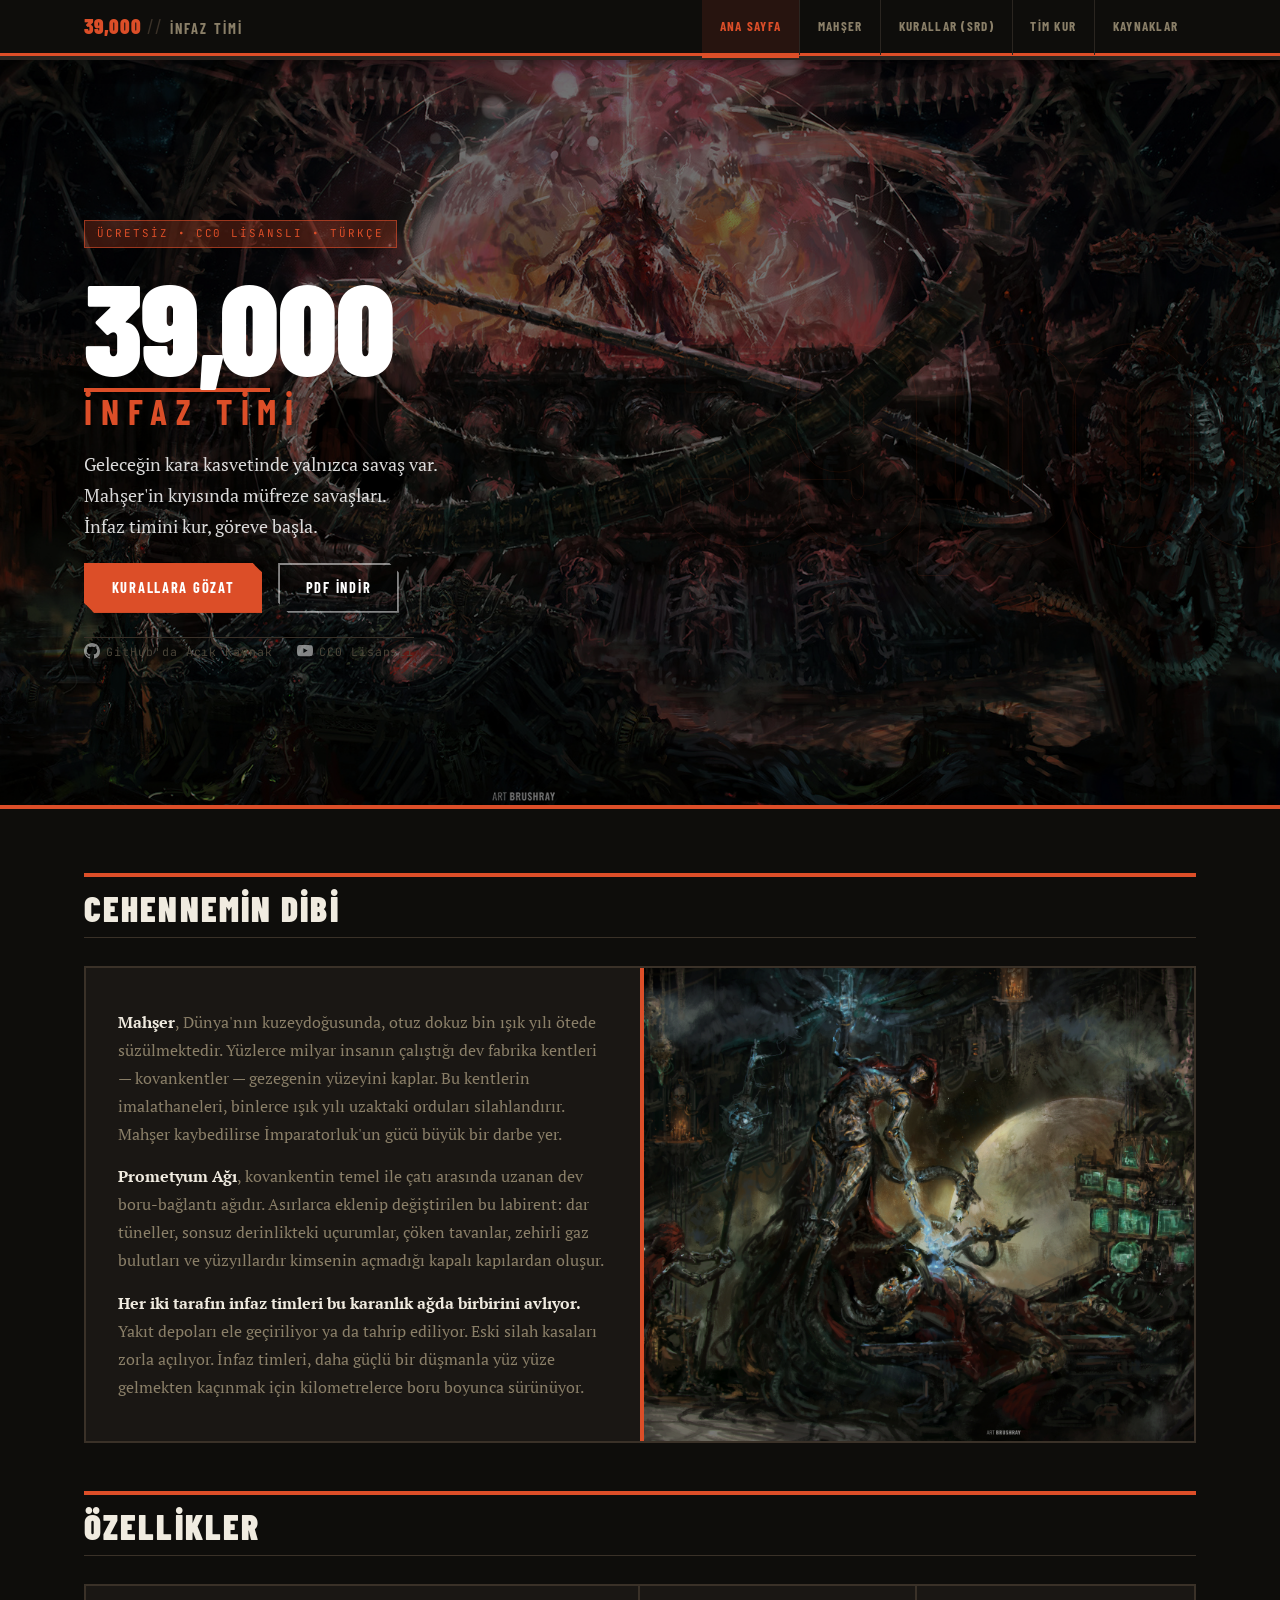
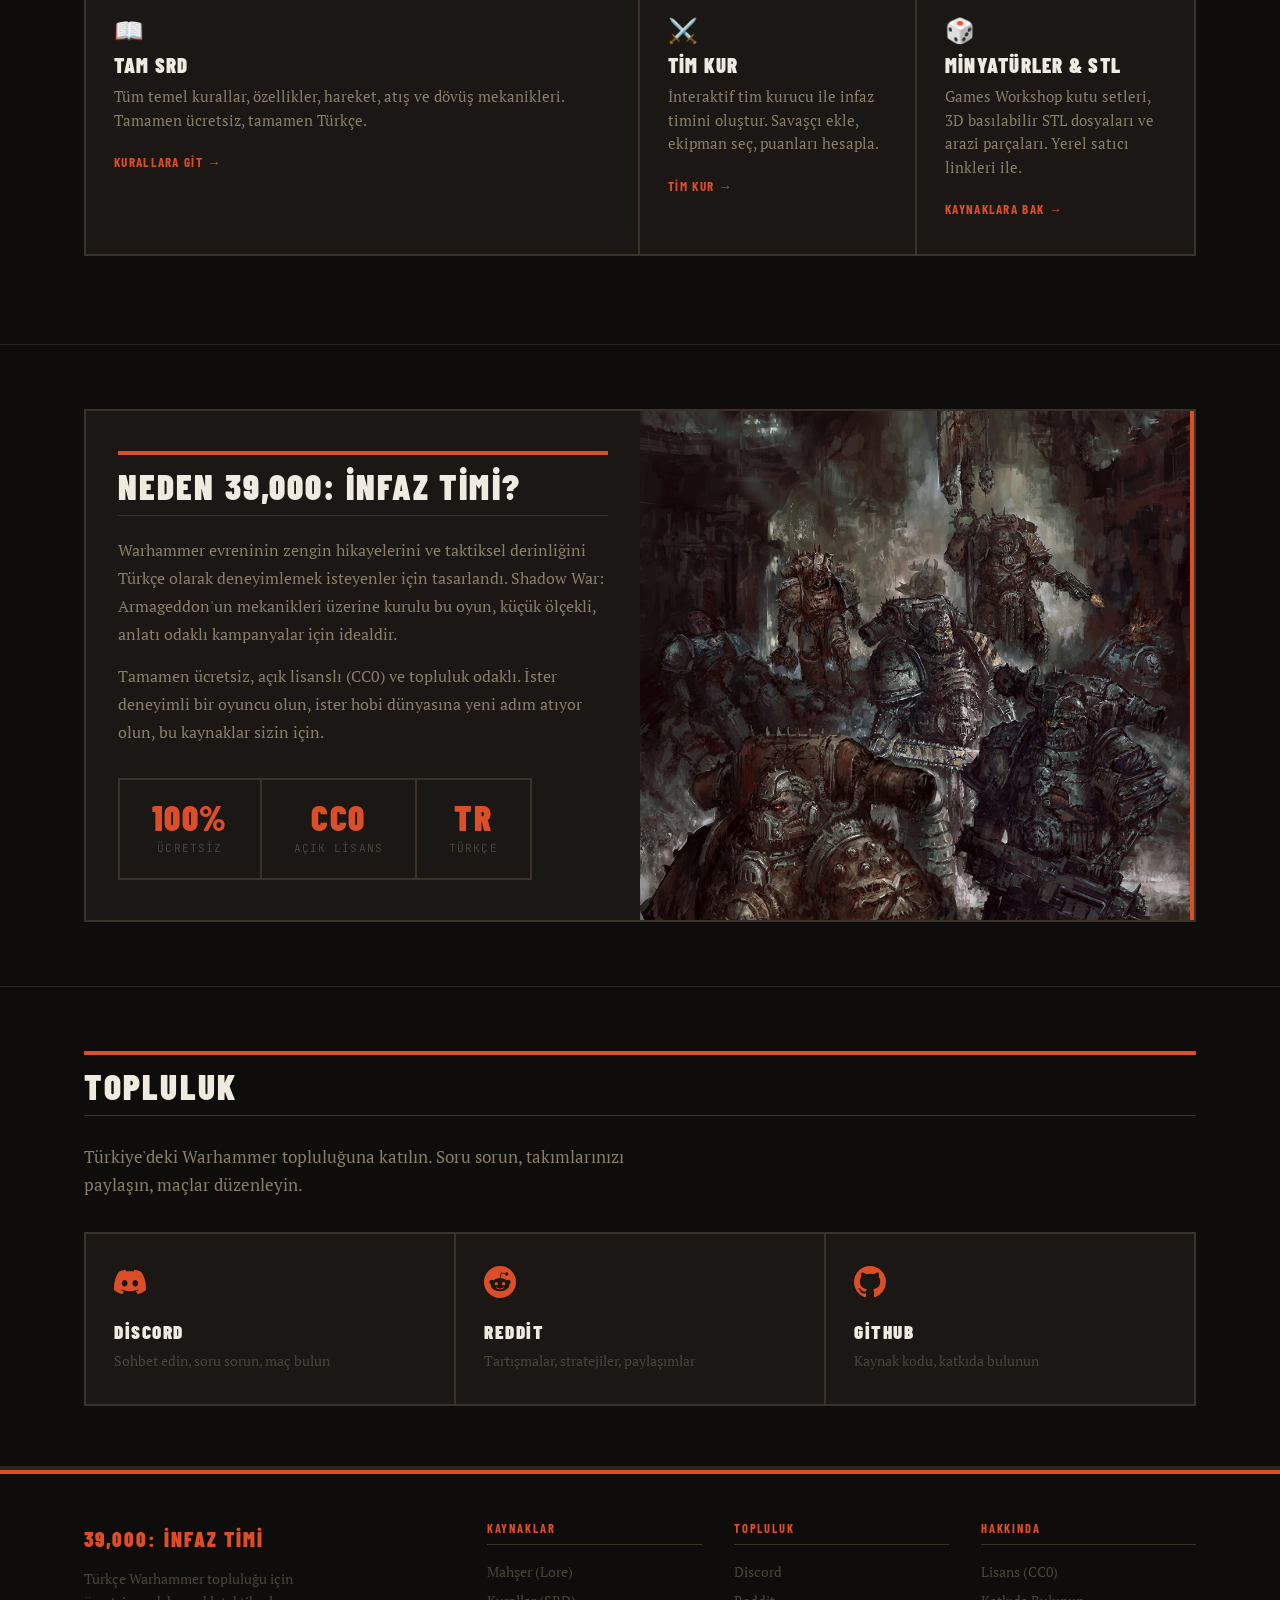
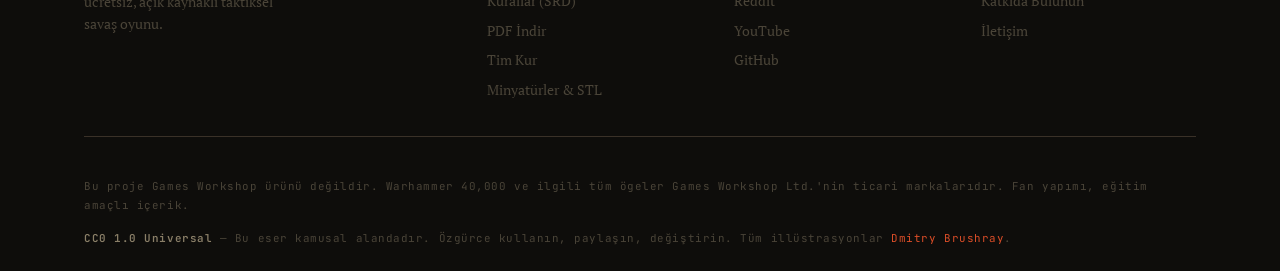
<file: index.html>
<!DOCTYPE html>
<html lang="tr">
<head>
    <meta charset="UTF-8">
    <meta name="viewport" content="width=device-width, initial-scale=1.0">
    <title>39,000: İnfaz Timi - Türkçe Taktiksel Savaş Oyunu</title>
    <link rel="stylesheet" href="style.css">
    <link rel="preconnect" href="https://fonts.googleapis.com">
    <link rel="preconnect" href="https://fonts.gstatic.com" crossorigin>
    <link href="https://fonts.googleapis.com/css2?family=Barlow+Condensed:wght@600;700;900&family=PT+Serif:wght@400;700&family=JetBrains+Mono:wght@400;600&display=swap" rel="stylesheet">
    <style>
        /* Hero with background image */
        .hero {
            position: relative;
            background: #111 url('hero-bg.jpg') center center / cover no-repeat;
            padding: 6rem 0 5rem;
        }
        .hero::before {
            content: '';
            position: absolute;
            inset: 0;
            background: rgba(0, 0, 0, 0.55);
            pointer-events: none;
        }
        .hero-content {
            position: relative;
            z-index: 1;
        }
        .hero-badge {
            background: rgba(220, 78, 40, 0.25);
            border: 1px solid rgba(220, 78, 40, 0.6);
            color: #dc4e28;
        }
        .hero-number { color: #ffffff; }
        .hero-subtitle { color: #dc4e28; }
        .hero-description { color: rgba(255,255,255,0.85); }
        .btn-primary {
            background: #dc4e28;
            border-color: #dc4e28;
            color: #fff;
        }
        .btn-secondary {
            background: transparent;
            border-color: rgba(255,255,255,0.5);
            color: #fff;
        }
        .btn-secondary:hover {
            background: rgba(255,255,255,0.1);
            border-color: #fff;
            color: #fff;
        }
        .hero-meta { color: rgba(255,255,255,0.5); }
        .meta-item svg { opacity: 0.5; fill: #fff; }
    </style>
</head>
<body>
    <nav class="main-nav">
        <div class="nav-container">
            <div class="nav-brand">
                <span class="nav-number">39,000</span>
                <span class="nav-title">İNFAZ TİMİ</span>
            </div>
            <div class="nav-links">
                <a href="index.html" class="nav-link active">Ana Sayfa</a>
                <a href="mahser.html" class="nav-link">Mahşer</a>
                <a href="srd.html" class="nav-link">Kurallar (SRD)</a>
                <a href="tim-kur.html" class="nav-link">Tim Kur</a>
                <a href="kaynaklar.html" class="nav-link">Kaynaklar</a>
            </div>
            <button class="nav-toggle" aria-label="Menüyü aç/kapat">
                <span></span>
                <span></span>
                <span></span>
            </button>
        </div>
    </nav>

    <header class="hero">
        <div class="hero-content">
            <div class="hero-badge">ÜCRETSİZ • CC0 LİSANSLI • TÜRKÇE</div>
            <h1 class="hero-title">
                <span class="hero-number">39,000</span>
                <span class="hero-subtitle">İNFAZ TİMİ</span>
            </h1>
            <p class="hero-description">
                Geleceğin kara kasvetinde yalnızca savaş var. 
				<br>Mahşer'in kıyısında müfreze savaşları. 
                <br>İnfaz timini kur, göreve başla.
            </p>
            <div class="hero-actions">
                <a href="srd.html" class="btn btn-primary">Kurallara Gözat</a>
                <a href="39k-infaz-timi.pdf" class="btn btn-secondary">PDF İndir</a>
            </div>
            <div class="hero-meta">
                <span class="meta-item">
                    <svg width="16" height="16" viewBox="0 0 16 16" fill="currentColor">
                        <path d="M8 0C3.58 0 0 3.58 0 8c0 3.54 2.29 6.53 5.47 7.59.4.07.55-.17.55-.38 0-.19-.01-.82-.01-1.49-2.01.37-2.53-.49-2.69-.94-.09-.23-.48-.94-.82-1.13-.28-.15-.68-.52-.01-.53.63-.01 1.08.58 1.23.82.72 1.21 1.87.87 2.33.66.07-.52.28-.87.51-1.07-1.78-.2-3.64-.89-3.64-3.95 0-.87.31-1.59.82-2.15-.08-.2-.36-1.02.08-2.12 0 0 .67-.21 2.2.82.64-.18 1.32-.27 2-.27.68 0 1.36.09 2 .27 1.53-1.04 2.2-.82 2.2-.82.44 1.1.16 1.92.08 2.12.51.56.82 1.27.82 2.15 0 3.07-1.87 3.75-3.65 3.95.29.25.54.73.54 1.48 0 1.07-.01 1.93-.01 2.2 0 .21.15.46.55.38A8.013 8.013 0 0016 8c0-4.42-3.58-8-8-8z"/>
                    </svg>
                    GitHub'da Açık Kaynak
                </span>
                <span class="meta-item">
                    <svg width="16" height="16" viewBox="0 0 16 16" fill="currentColor">
                        <path d="M8.051 1.999h.089c.822.003 4.987.033 6.11.335a2.01 2.01 0 0 1 1.415 1.42c.101.38.172.883.22 1.402l.01.104.022.26.008.104c.065.914.073 1.77.074 1.957v.075c-.001.194-.01 1.108-.082 2.06l-.008.105-.009.104c-.05.572-.124 1.14-.235 1.558a2.007 2.007 0 0 1-1.415 1.42c-1.16.312-5.569.334-6.18.335h-.142c-.309 0-1.587-.006-2.927-.052l-.17-.006-.087-.004-.171-.007-.171-.007c-1.11-.049-2.167-.128-2.654-.26a2.007 2.007 0 0 1-1.415-1.419c-.111-.417-.185-.986-.235-1.558L.09 9.82l-.008-.104A31.4 31.4 0 0 1 0 7.68v-.123c.002-.215.01-.958.064-1.778l.007-.103.003-.052.008-.104.022-.26.01-.104c.048-.519.119-1.023.22-1.402a2.007 2.007 0 0 1 1.415-1.42c.487-.13 1.544-.21 2.654-.26l.17-.007.172-.006.086-.003.171-.007A99.788 99.788 0 0 1 7.858 2h.193zM6.4 5.209v4.818l4.157-2.408L6.4 5.209z"/>
                    </svg>
                    CC0 Lisanslı
                </span>
            </div>
        </div>
    </header>

    <main class="main-content">
        <section class="feature-section">
            <div class="container">
                <h2 class="section-title">Cehennemin Dibi</h2>
                <div class="split-block" style="margin-bottom: 3rem;">
                    <div class="split-text">
                        <p>
                            <strong>Mahşer</strong>, Dünya'nın kuzeydoğusunda, otuz dokuz bin ışık yılı ötede süzülmektedir. 
                            Yüzlerce milyar insanın çalıştığı dev fabrika kentleri — kovankentler — gezegenin 
                            yüzeyini kaplar. Bu kentlerin imalathaneleri, binlerce ışık yılı uzaktaki orduları 
                            silahlandırır. Mahşer kaybedilirse İmparatorluk'un gücü büyük bir darbe yer.
                        </p>
                        <p>
                            <strong>Prometyum Ağı</strong>, kovankentin temel ile çatı arasında uzanan dev boru-bağlantı ağıdır. 
                            Asırlarca eklenip değiştirilen bu labirent: dar tüneller, sonsuz derinlikteki uçurumlar, 
                            çöken tavanlar, zehirli gaz bulutları ve yüzyıllardır kimsenin açmadığı kapalı 
                            kapılardan oluşur.
                        </p>
                        <p>
                            <strong>Her iki tarafın infaz timleri bu karanlık ağda birbirini avlıyor.</strong> Yakıt depoları ele geçiriliyor 
                            ya da tahrip ediliyor. Eski silah kasaları zorla açılıyor. İnfaz timleri, daha güçlü bir 
                            düşmanla yüz yüze gelmekten kaçınmak için kilometrelerce boru boyunca sürünüyor.
                        </p>
                    </div>
                    <div class="split-image">
                        <img src="cehennemin-dibi.jpg" alt="Mahşer Kovankenti">
                    </div>
                </div>

                <h2 class="section-title">Özellikler</h2>
                <div class="feature-grid">
                    <div class="feature-card">
                        <div class="feature-icon">📖</div>
                        <h3 class="feature-title">Tam SRD</h3>
                        <p class="feature-description">
                            Tüm temel kurallar, özellikler, hareket, atış ve dövüş mekanikleri. 
                            Tamamen ücretsiz, tamamen Türkçe.
                        </p>
                        <a href="srd.html" class="feature-link">Kurallara Git →</a>
                    </div>

                    <div class="feature-card">
                        <div class="feature-icon">⚔️</div>
                        <h3 class="feature-title">Tim Kur</h3>
                        <p class="feature-description">
                            İnteraktif tim kurucu ile infaz timini oluştur. Savaşçı ekle, 
                            ekipman seç, puanları hesapla.
                        </p>
                        <a href="tim-kur.html" class="feature-link">Tim Kur →</a>
                    </div>

                    <div class="feature-card">
                        <div class="feature-icon">🎲</div>
                        <h3 class="feature-title">Minyatürler & STL</h3>
                        <p class="feature-description">
                            Games Workshop kutu setleri, 3D basılabilir STL dosyaları ve arazi parçaları. 
                            Yerel satıcı linkleri ile.
                        </p>
                        <a href="kaynaklar.html" class="feature-link">Kaynaklara Bak →</a>
                    </div>
                </div>
            </div>
        </section>

        <section class="about-section">
            <div class="container">
                <div class="split-block split-block--reverse">
                    <div class="split-image">
                        <img src="neden.jpg" alt="39,000: İnfaz Timi">
                    </div>
                    <div class="split-text">
                        <h2 class="section-title">Neden 39,000: İnfaz Timi?</h2>
                        <p>
                            Warhammer evreninin zengin hikayelerini ve taktiksel derinliğini Türkçe olarak 
                            deneyimlemek isteyenler için tasarlandı. Shadow War: Armageddon'un mekanikleri 
                            üzerine kurulu bu oyun, küçük ölçekli, anlatı odaklı kampanyalar için idealdir.
                        </p>
                        <p>
                            Tamamen ücretsiz, açık lisanslı (CC0) ve topluluk odaklı. İster deneyimli bir 
                            oyuncu olun, ister hobi dünyasına yeni adım atıyor olun, bu kaynaklar sizin için.
                        </p>
                        <div class="about-stats">
                            <div class="stat-item">
                                <div class="stat-value">100%</div>
                                <div class="stat-label">Ücretsiz</div>
                            </div>
                            <div class="stat-item">
                                <div class="stat-value">CC0</div>
                                <div class="stat-label">Açık Lisans</div>
                            </div>
                            <div class="stat-item">
                                <div class="stat-value">TR</div>
                                <div class="stat-label">Türkçe</div>
                            </div>
                        </div>
                    </div>
                </div>
            </div>
        </section>

        <section class="community-section">
            <div class="container">
                <h2 class="section-title">Topluluk</h2>
                <p class="section-description">
                    Türkiye'deki Warhammer topluluğuna katılın. Soru sorun, takımlarınızı paylaşın, 
                    maçlar düzenleyin.
                </p>
                <div class="community-links">
                    <a href="https://discord.gg/x9WjgdqbX3" class="community-card">
                        <div class="community-icon discord">
                            <svg width="32" height="32" viewBox="0 0 71 55" fill="currentColor">
                                <path d="M60.1045 4.8978C55.5792 2.8214 50.7265 1.2916 45.6527 0.41542C45.5603 0.39851 45.468 0.440769 45.4204 0.525289C44.7963 1.6353 44.105 3.0834 43.6209 4.2216C38.1637 3.4046 32.7345 3.4046 27.3892 4.2216C26.905 3.0581 26.1886 1.6353 25.5617 0.525289C25.5141 0.443589 25.4218 0.40133 25.3294 0.41542C20.2584 1.2888 15.4057 2.8186 10.8776 4.8978C10.8384 4.9147 10.8048 4.9429 10.7825 4.9795C1.57795 18.7309 -0.943561 32.1443 0.293408 45.3914C0.299005 45.4562 0.335386 45.5182 0.385761 45.5576C6.45866 50.0174 12.3413 52.7249 18.1147 54.5195C18.2071 54.5477 18.305 54.5139 18.3638 54.4378C19.7295 52.5728 20.9469 50.6063 21.9907 48.5383C22.0523 48.4172 21.9935 48.2735 21.8676 48.2256C19.9366 47.4931 18.0979 46.6 16.3292 45.5858C16.1893 45.5041 16.1781 45.304 16.3068 45.2082C16.679 44.9293 17.0513 44.6391 17.4067 44.3461C17.471 44.2926 17.5606 44.2813 17.6362 44.3151C29.2558 49.6202 41.8354 49.6202 53.3179 44.3151C53.3935 44.2785 53.4831 44.2898 53.5502 44.3433C53.9057 44.6363 54.2779 44.9293 54.6529 45.2082C54.7816 45.304 54.7732 45.5041 54.6333 45.5858C52.8646 46.6197 51.0259 47.4931 49.0921 48.2228C48.9662 48.2707 48.9102 48.4172 48.9718 48.5383C50.038 50.6034 51.2554 52.5699 52.5959 54.435C52.6519 54.5139 52.7526 54.5477 52.845 54.5195C58.6464 52.7249 64.529 50.0174 70.6019 45.5576C70.6551 45.5182 70.6887 45.459 70.6943 45.3942C72.1747 30.0791 68.2147 16.7757 60.1968 4.9823C60.1772 4.9429 60.1437 4.9147 60.1045 4.8978ZM23.7259 37.3253C20.2276 37.3253 17.3451 34.1136 17.3451 30.1693C17.3451 26.225 20.1717 23.0133 23.7259 23.0133C27.308 23.0133 30.1626 26.2532 30.1066 30.1693C30.1066 34.1136 27.28 37.3253 23.7259 37.3253ZM47.3178 37.3253C43.8196 37.3253 40.9371 34.1136 40.9371 30.1693C40.9371 26.225 43.7636 23.0133 47.3178 23.0133C50.9 23.0133 53.7545 26.2532 53.6986 30.1693C53.6986 34.1136 50.9 37.3253 47.3178 37.3253Z"/>
                            </svg>
                        </div>
                        <h3 class="community-title">Discord</h3>
                        <p class="community-description">Sohbet edin, soru sorun, maç bulun</p>
                    </a>

                    <a href="https://www.reddit.com/r/Warhammer40KTR/" class="community-card">
                        <div class="community-icon reddit">
                            <svg width="32" height="32" viewBox="0 0 24 24" fill="currentColor">
                                <path d="M12 0A12 12 0 0 0 0 12a12 12 0 0 0 12 12 12 12 0 0 0 12-12A12 12 0 0 0 12 0zm5.01 4.744c.688 0 1.25.561 1.25 1.249a1.25 1.25 0 0 1-2.498.056l-2.597-.547-.8 3.747c1.824.07 3.48.632 4.674 1.488.308-.309.73-.491 1.207-.491.968 0 1.754.786 1.754 1.754 0 .716-.435 1.333-1.01 1.614a3.111 3.111 0 0 1 .042.52c0 2.694-3.13 4.87-7.004 4.87-3.874 0-7.004-2.176-7.004-4.87 0-.183.015-.366.043-.534A1.748 1.748 0 0 1 4.028 12c0-.968.786-1.754 1.754-1.754.463 0 .898.196 1.207.49 1.207-.883 2.878-1.43 4.744-1.487l.885-4.182a.342.342 0 0 1 .14-.197.35.35 0 0 1 .238-.042l2.906.617a1.214 1.214 0 0 1 1.108-.701zM9.25 12C8.561 12 8 12.562 8 13.25c0 .687.561 1.248 1.25 1.248.687 0 1.248-.561 1.248-1.249 0-.688-.561-1.249-1.249-1.249zm5.5 0c-.687 0-1.248.561-1.248 1.25 0 .687.561 1.248 1.249 1.248.688 0 1.249-.561 1.249-1.249 0-.687-.562-1.249-1.25-1.249zm-5.466 3.99a.327.327 0 0 0-.231.094.33.33 0 0 0 0 .463c.842.842 2.484.913 2.961.913.477 0 2.105-.056 2.961-.913a.361.361 0 0 0 .029-.463.33.33 0 0 0-.464 0c-.547.533-1.684.73-2.512.73-.828 0-1.979-.196-2.512-.73a.326.326 0 0 0-.232-.095z"/>
                            </svg>
                        </div>
                        <h3 class="community-title">Reddit</h3>
                        <p class="community-description">Tartışmalar, stratejiler, paylaşımlar</p>
                    </a>

                    <a href="https://github.com/savasmasasi/infaztimi" class="community-card">
                        <div class="community-icon github">
                            <svg width="32" height="32" viewBox="0 0 16 16" fill="currentColor">
                                <path d="M8 0C3.58 0 0 3.58 0 8c0 3.54 2.29 6.53 5.47 7.59.4.07.55-.17.55-.38 0-.19-.01-.82-.01-1.49-2.01.37-2.53-.49-2.69-.94-.09-.23-.48-.94-.82-1.13-.28-.15-.68-.52-.01-.53.63-.01 1.08.58 1.23.82.72 1.21 1.87.87 2.33.66.07-.52.28-.87.51-1.07-1.78-.2-3.64-.89-3.64-3.95 0-.87.31-1.59.82-2.15-.08-.2-.36-1.02.08-2.12 0 0 .67-.21 2.2.82.64-.18 1.32-.27 2-.27.68 0 1.36.09 2 .27 1.53-1.04 2.2-.82 2.2-.82.44 1.1.16 1.92.08 2.12.51.56.82 1.27.82 2.15 0 3.07-1.87 3.75-3.65 3.95.29.25.54.73.54 1.48 0 1.07-.01 1.93-.01 2.2 0 .21.15.46.55.38A8.013 8.013 0 0016 8c0-4.42-3.58-8-8-8z"/>
                            </svg>
                        </div>
                        <h3 class="community-title">GitHub</h3>
                        <p class="community-description">Kaynak kodu, katkıda bulunun</p>
                    </a>
                </div>
            </div>
        </section>
    </main>

    <footer class="main-footer">
        <div class="container">
            <div class="footer-content">
                <div class="footer-brand">
                    <div class="footer-logo">39,000: İNFAZ TİMİ</div>
                    <p class="footer-tagline">
                        Türkçe Warhammer topluluğu için ücretsiz, açık kaynaklı taktiksel savaş oyunu.
                    </p>
                </div>
                <div class="footer-links">
                    <div class="footer-column">
                        <h4 class="footer-heading">Kaynaklar</h4>
                        <a href="mahser.html">Mahşer (Lore)</a>
                        <a href="srd.html">Kurallar (SRD)</a>
                        <a href="39k-infaz-timi.pdf">PDF İndir</a>
                        <a href="tim-kur.html">Tim Kur</a>
                        <a href="kaynaklar.html">Minyatürler & STL</a>
                    </div>
                    <div class="footer-column">
                        <h4 class="footer-heading">Topluluk</h4>
                        <a href="https://discord.gg/x9WjgdqbX3">Discord</a>
                        <a href="https://www.reddit.com/r/Warhammer40KTR/">Reddit</a>
						<a href="https://www.youtube.com/@savasmasasi">YouTube</a>
                        <a href="https://github.com/savasmasasi/infaztimi">GitHub</a>
                    </div>
                    <div class="footer-column">
                        <h4 class="footer-heading">Hakkında</h4>
                        <a href="https://creativecommons.org/publicdomain/zero/1.0/deed.tr">Lisans (CC0)</a>
                        <a href="#">Katkıda Bulunun</a>
                        <a href="mailto:savasmasasi@gmail.com">İletişim</a>
                    </div>
                </div>
            </div>
            <div class="footer-bottom">
                <p>
                    Bu proje Games Workshop ürünü değildir. Warhammer 40,000 ve ilgili tüm ögeler 
                    Games Workshop Ltd.'nin ticari markalarıdır. Fan yapımı, eğitim amaçlı içerik.
                </p>
                <p class="footer-license">
                    <strong>CC0 1.0 Universal</strong> — Bu eser kamusal alandadır. Özgürce kullanın, paylaşın, 
                    değiştirin. Tüm illüstrasyonlar <a href="https://www.patreon.com/c/brushray/posts?filters%5Btag%5D=warhammer40k" target="_blank" rel="noopener">Dmitry Brushray</a>.
                </p>
            </div>
        </div>
    </footer>

    <script src="app.js"></script>
</body>
</html>
</file>
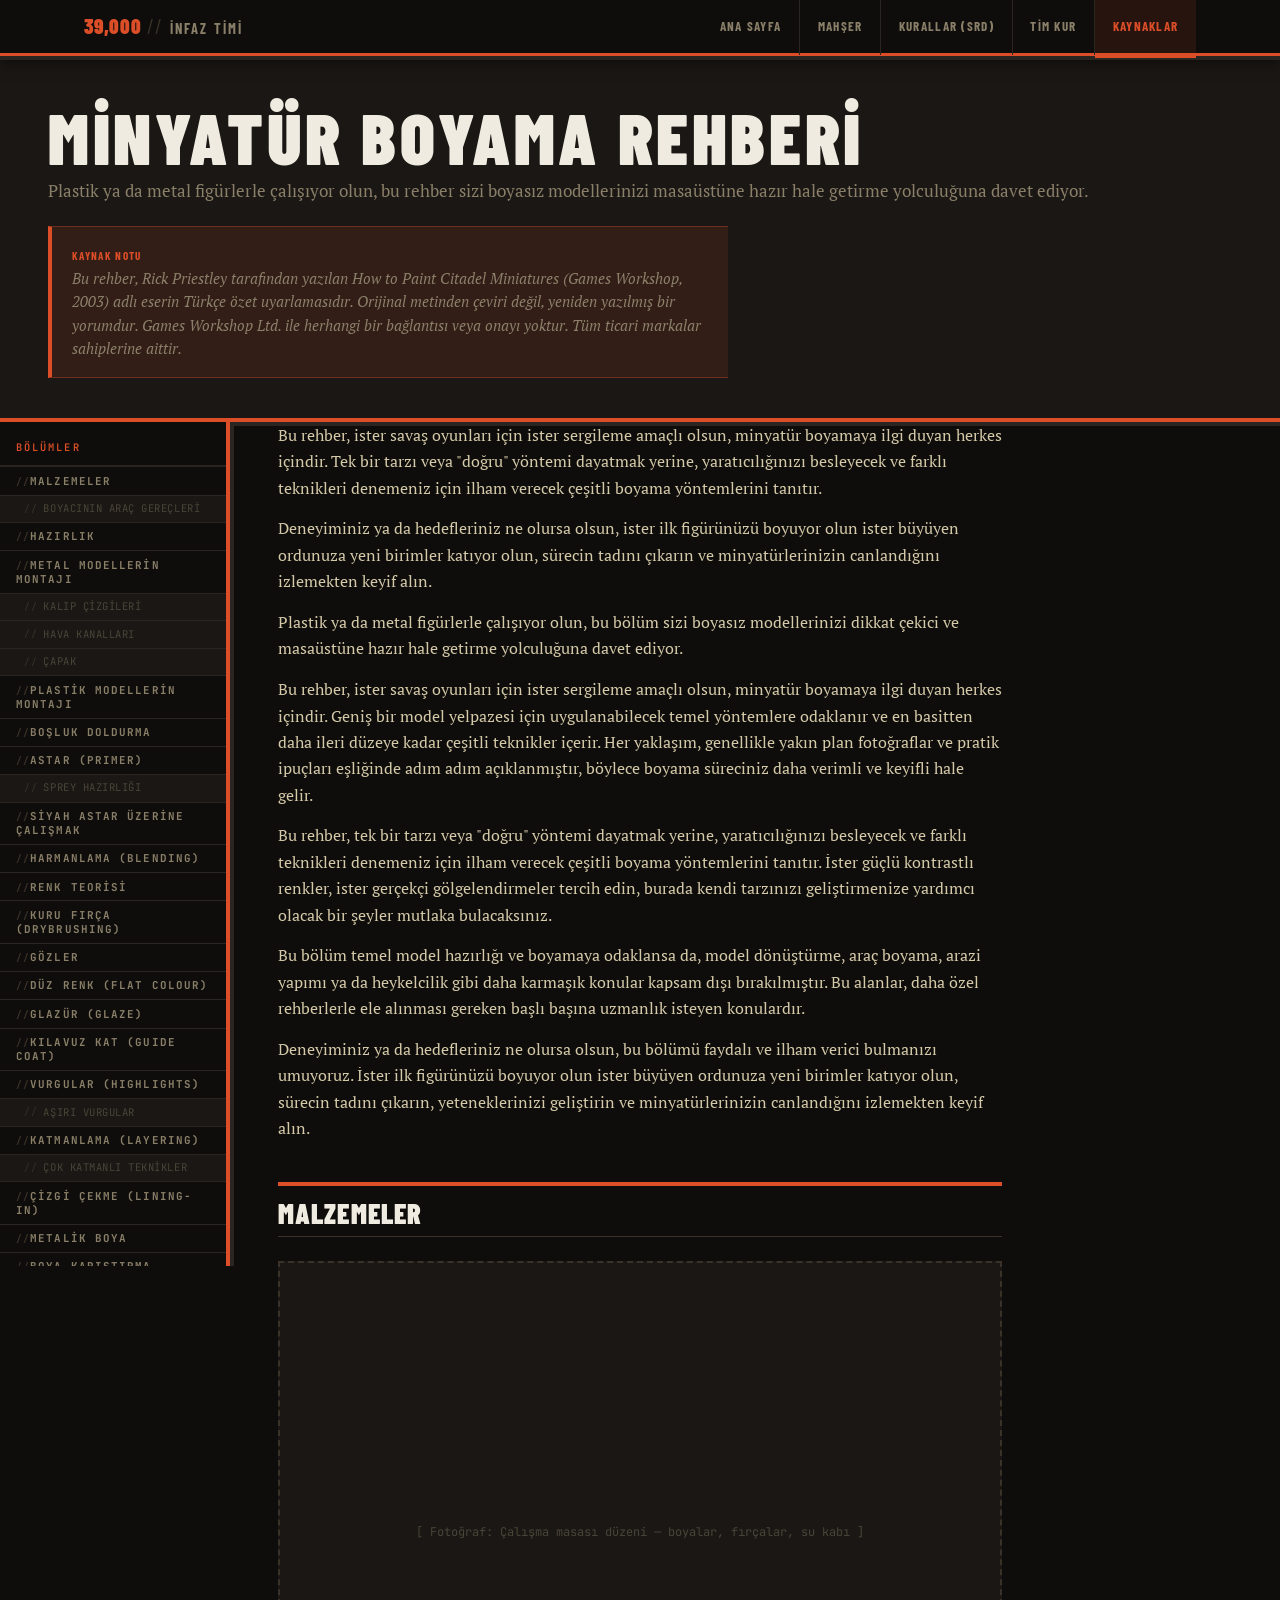
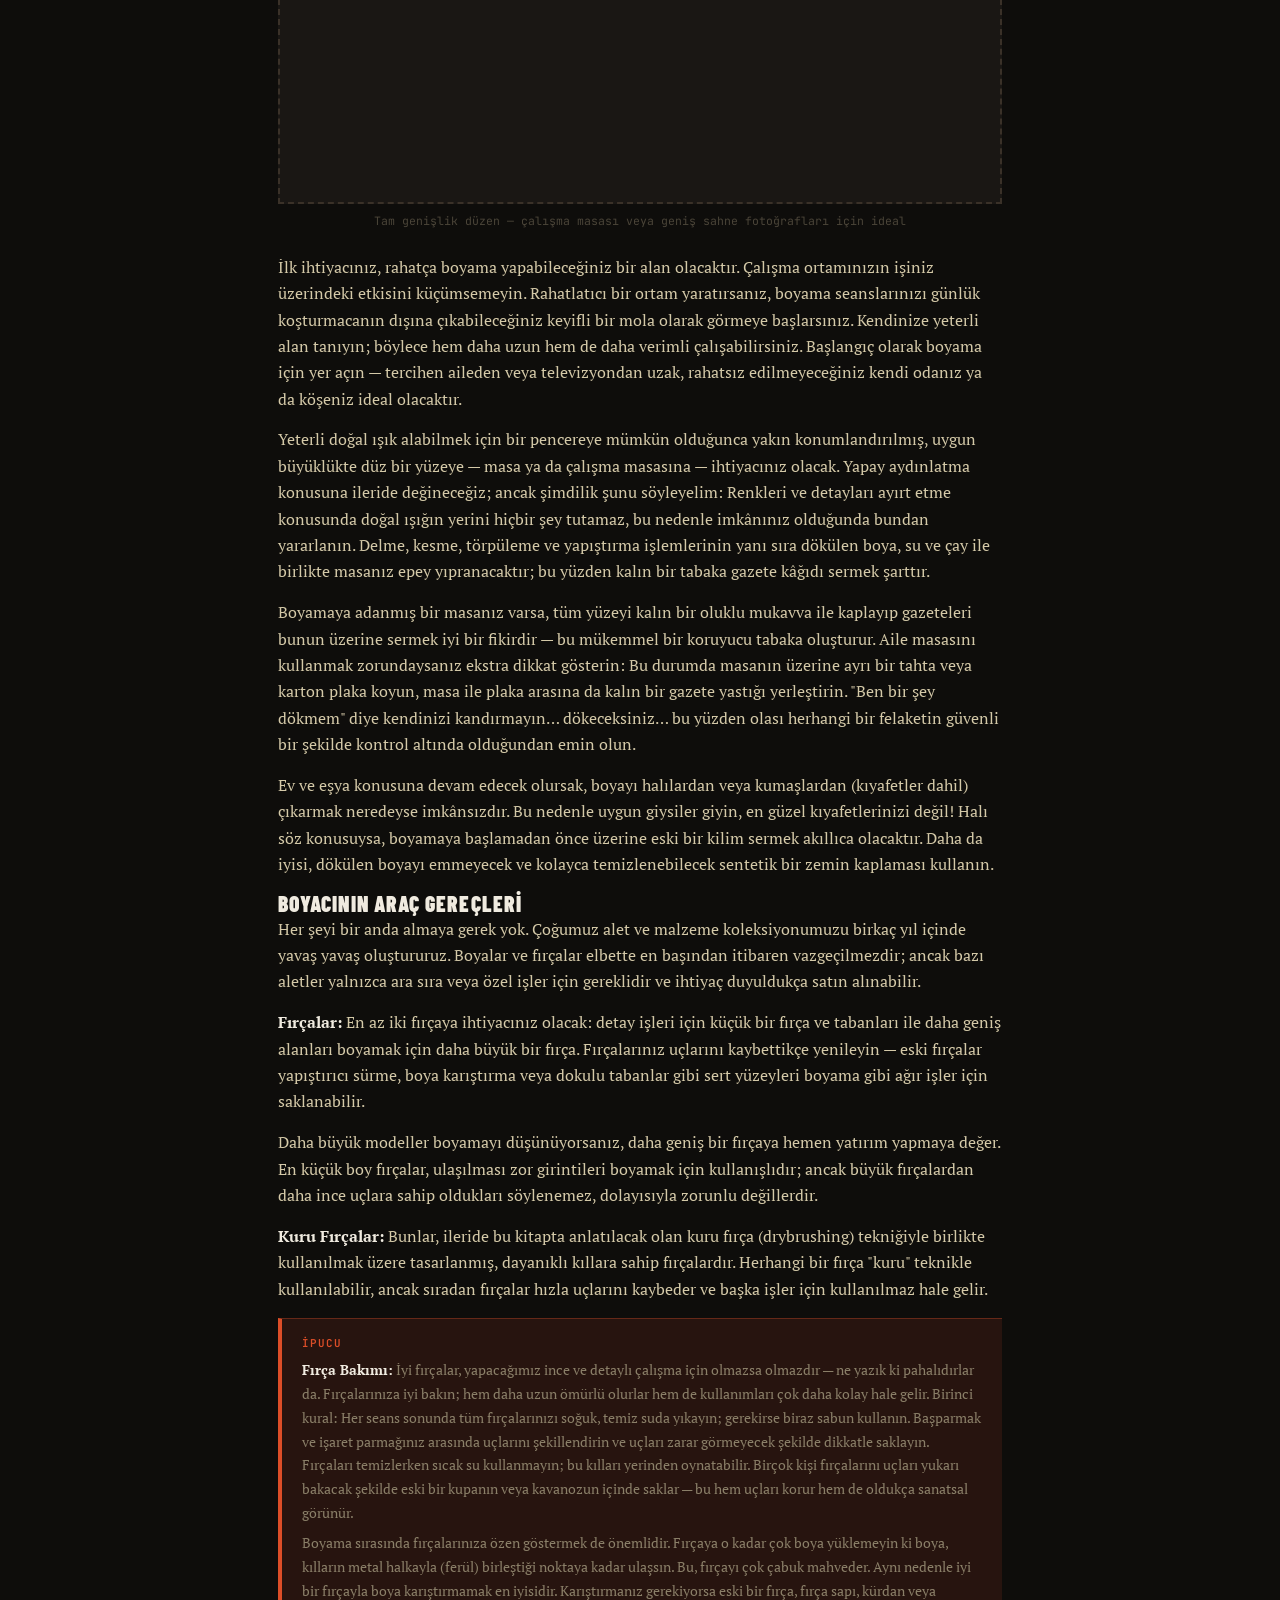
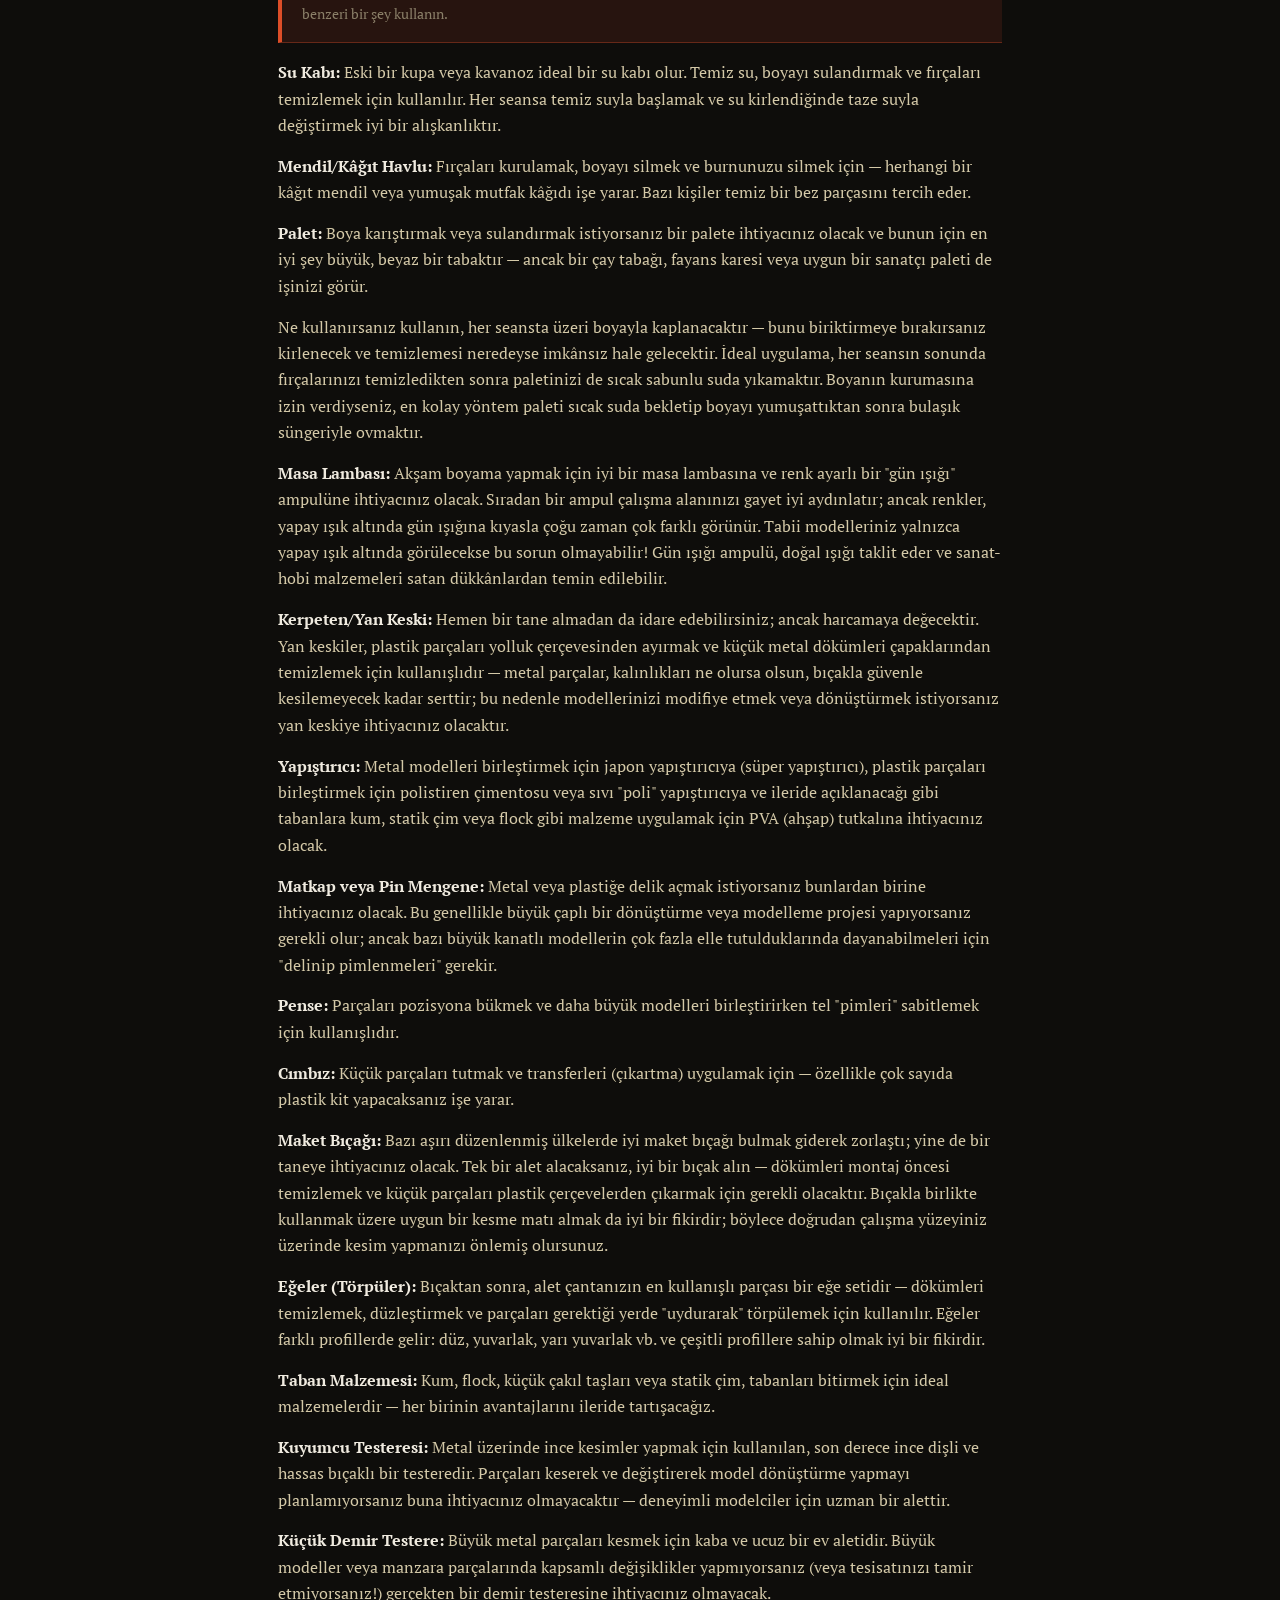
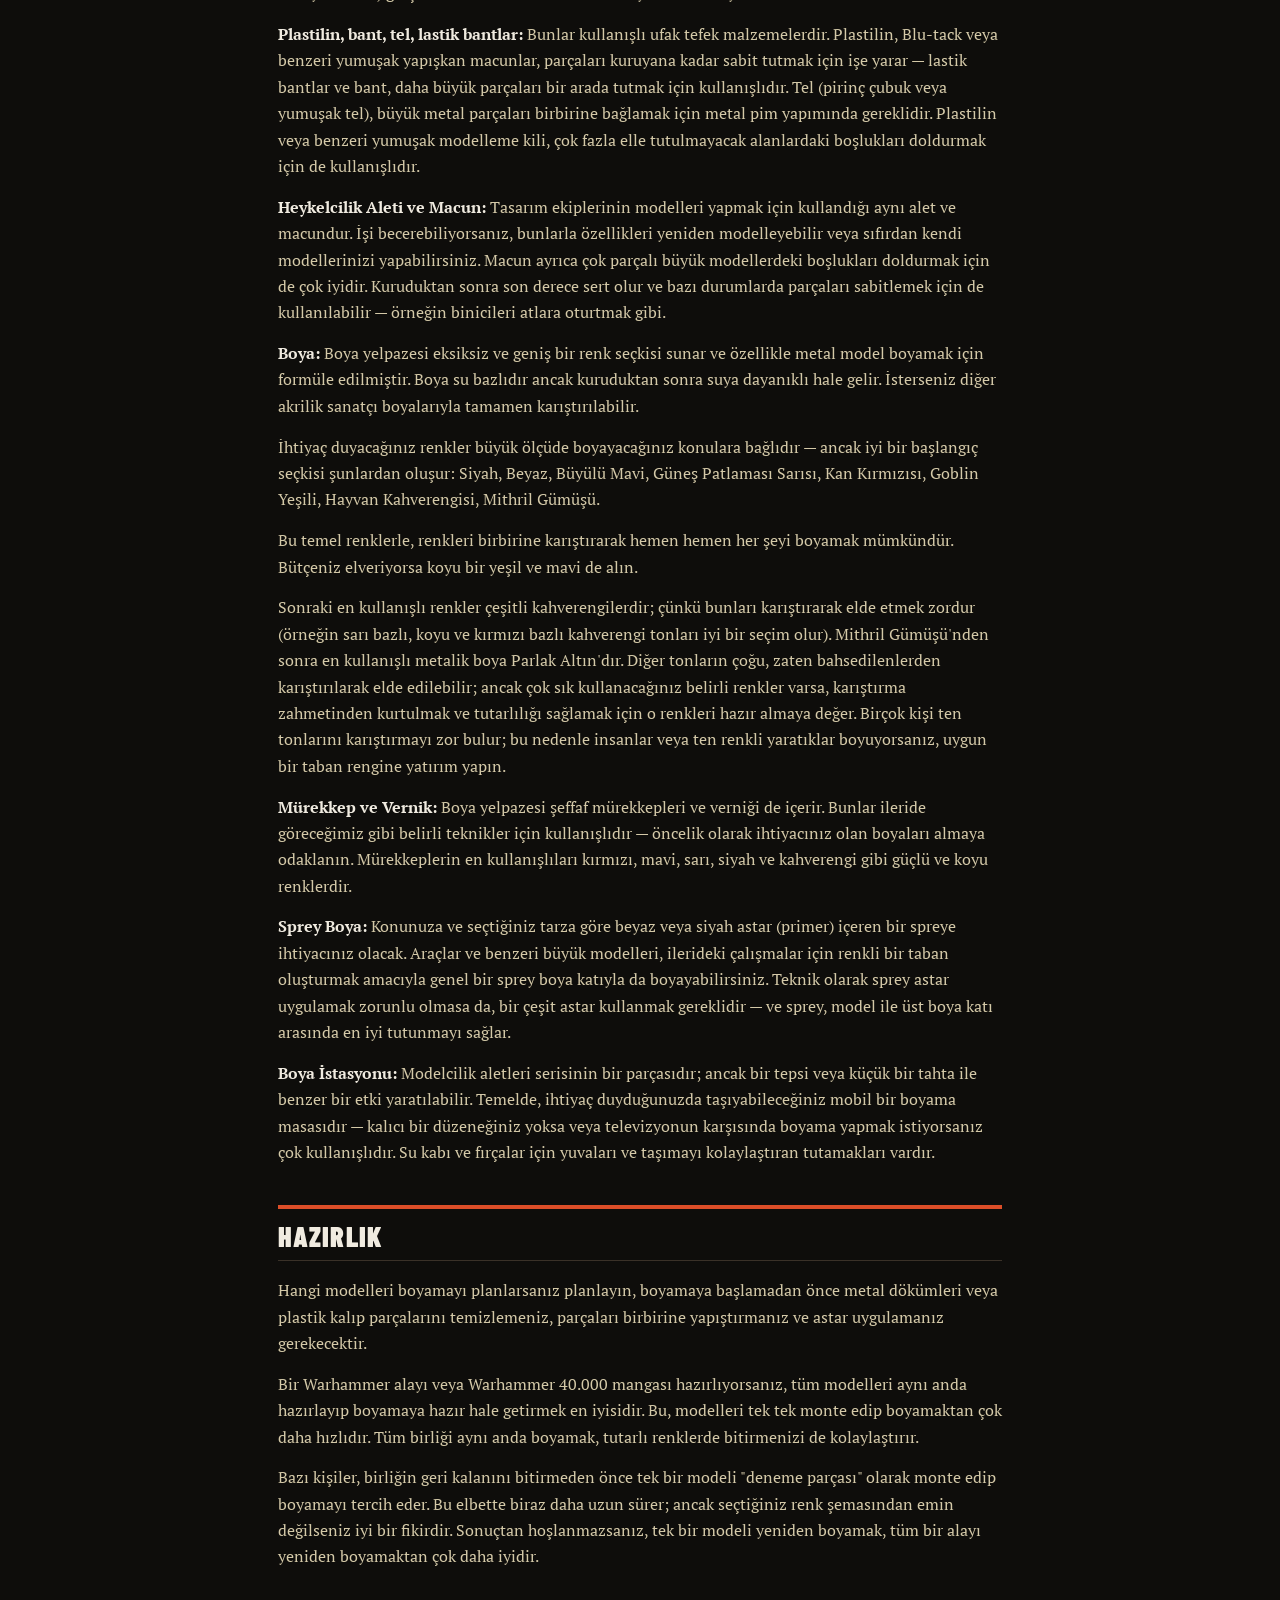
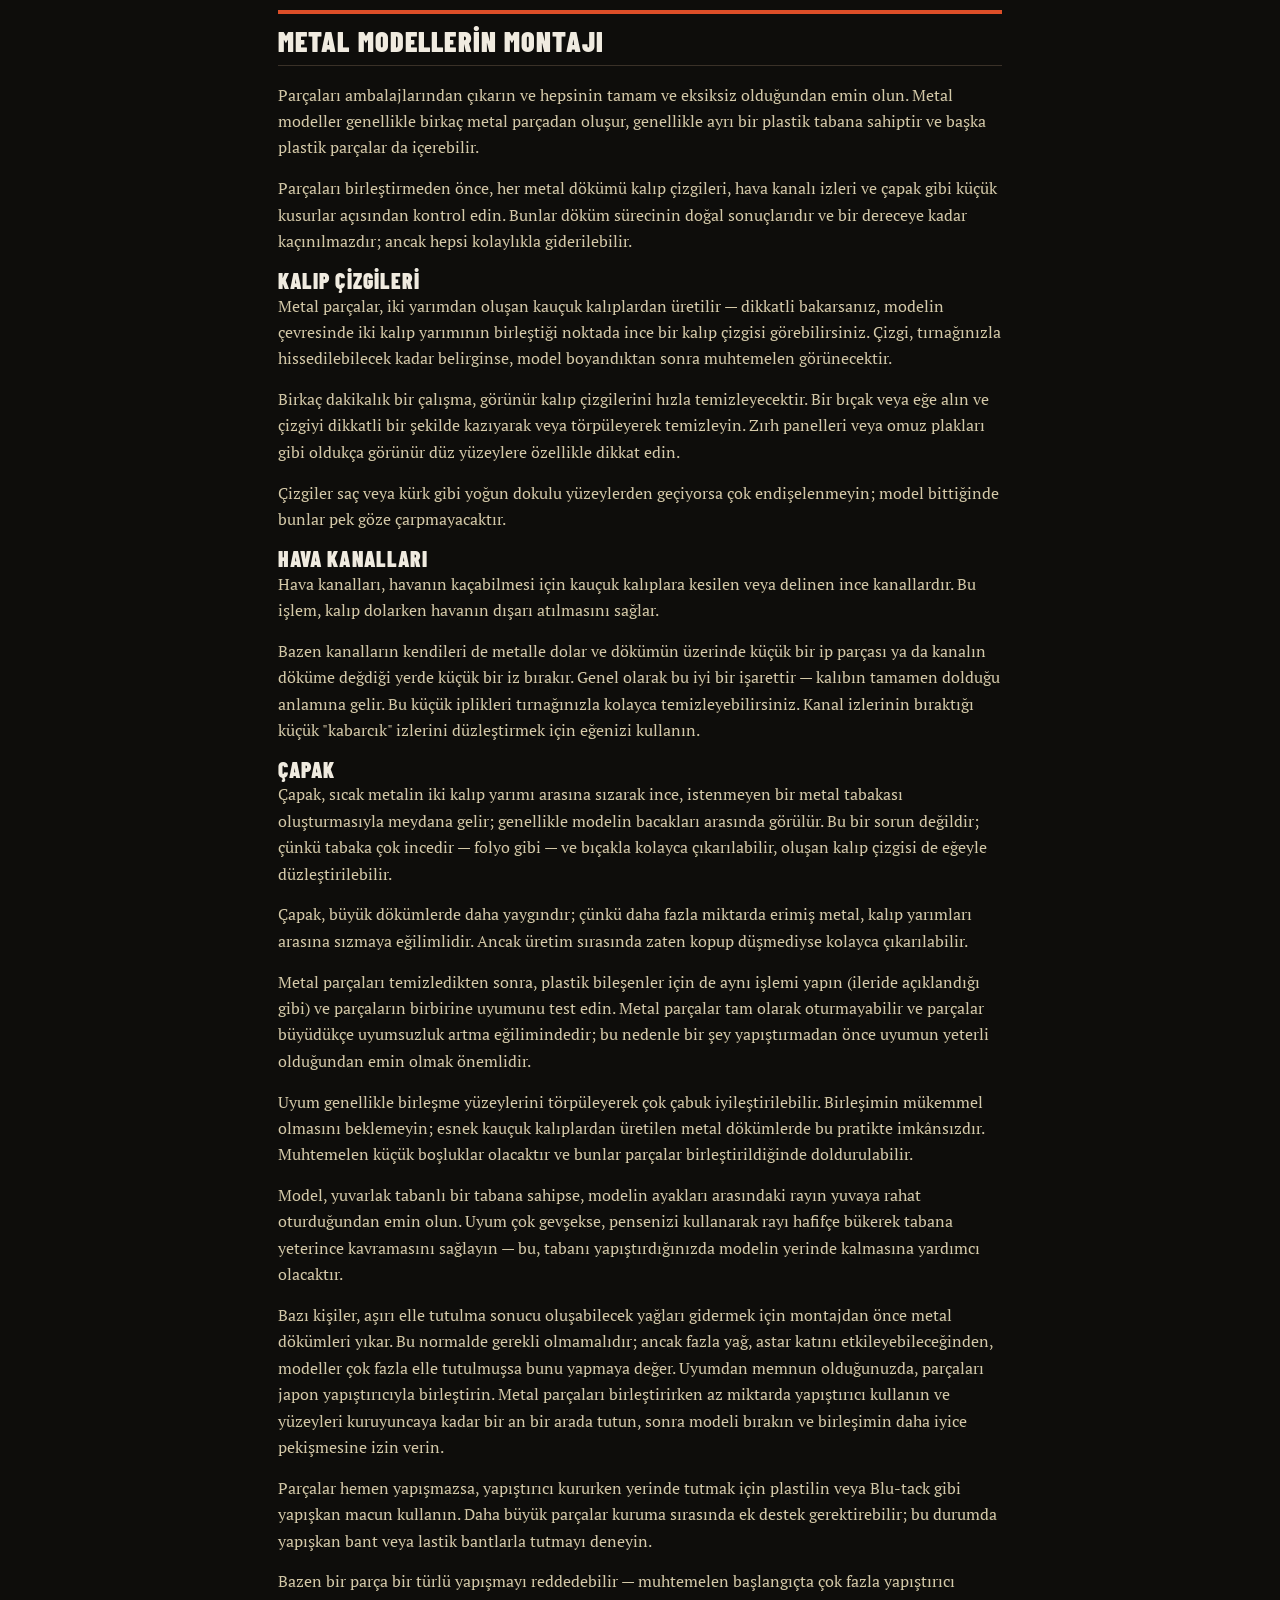
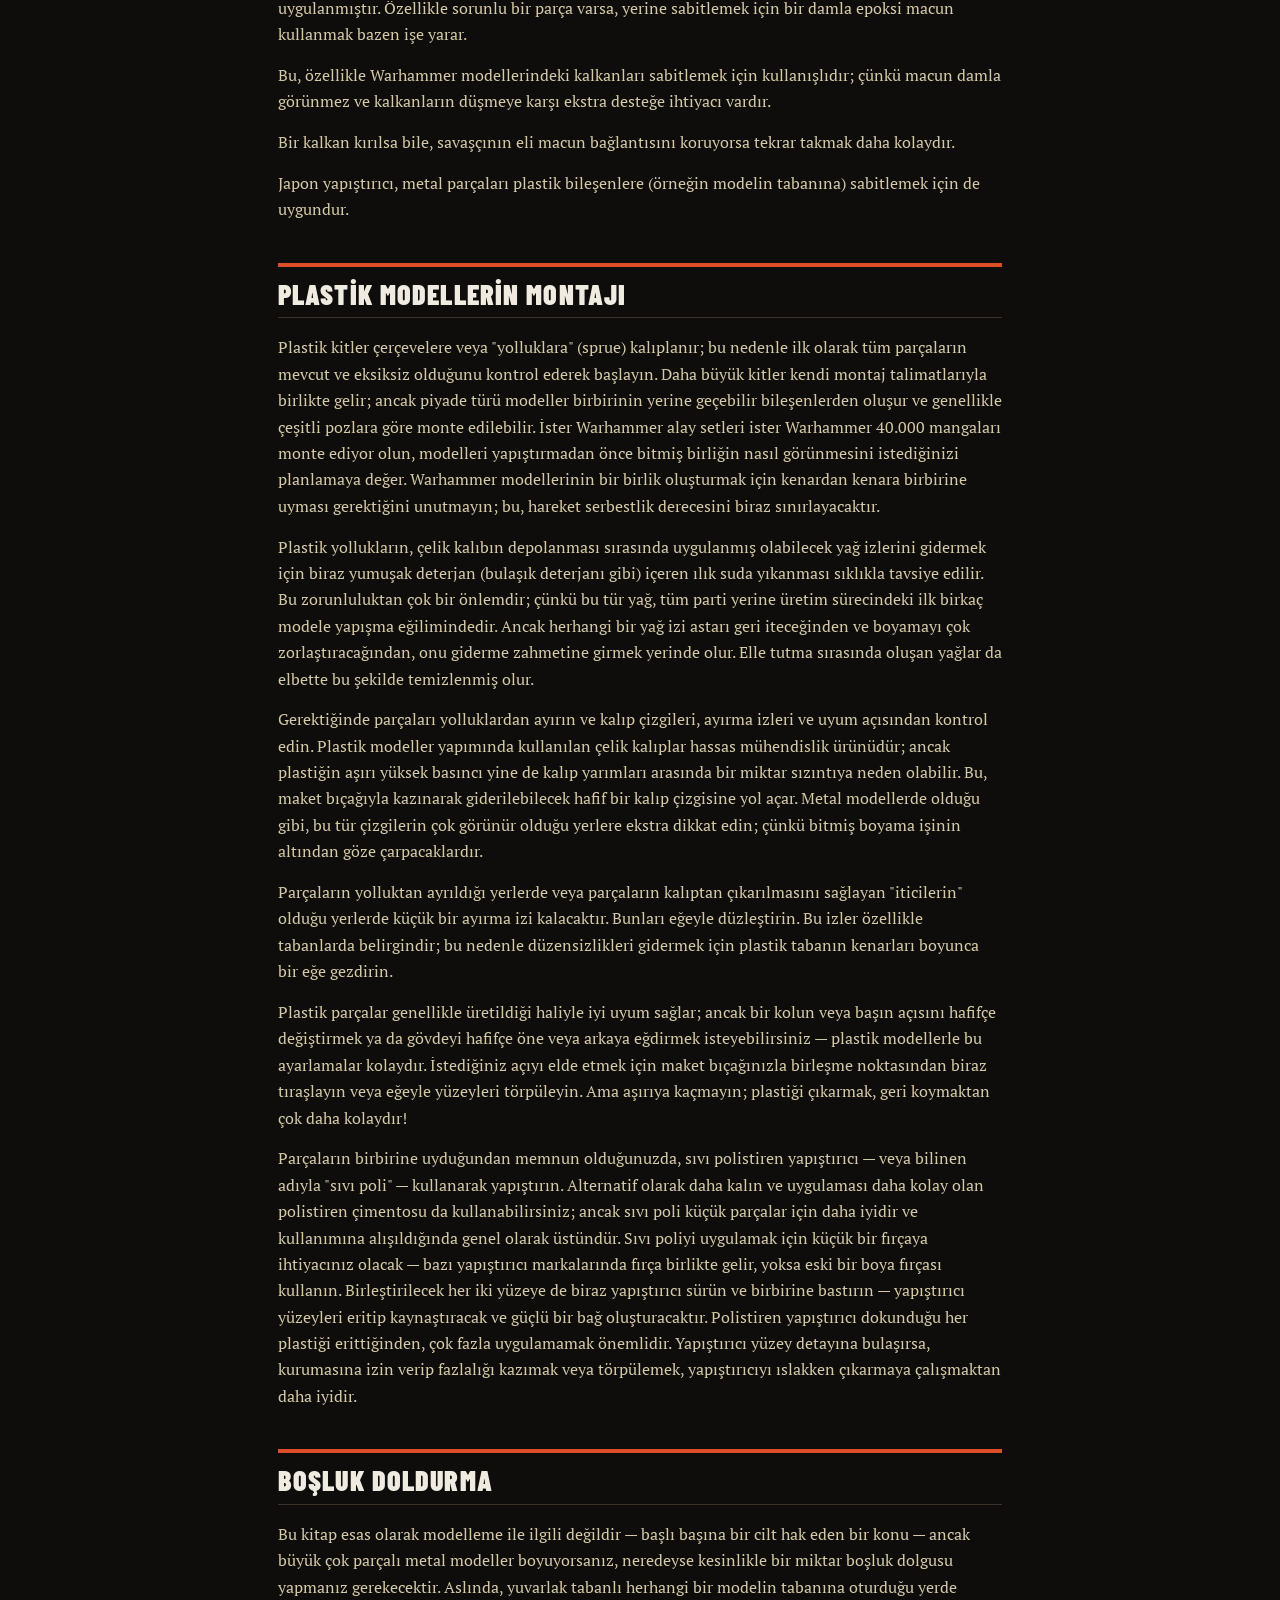
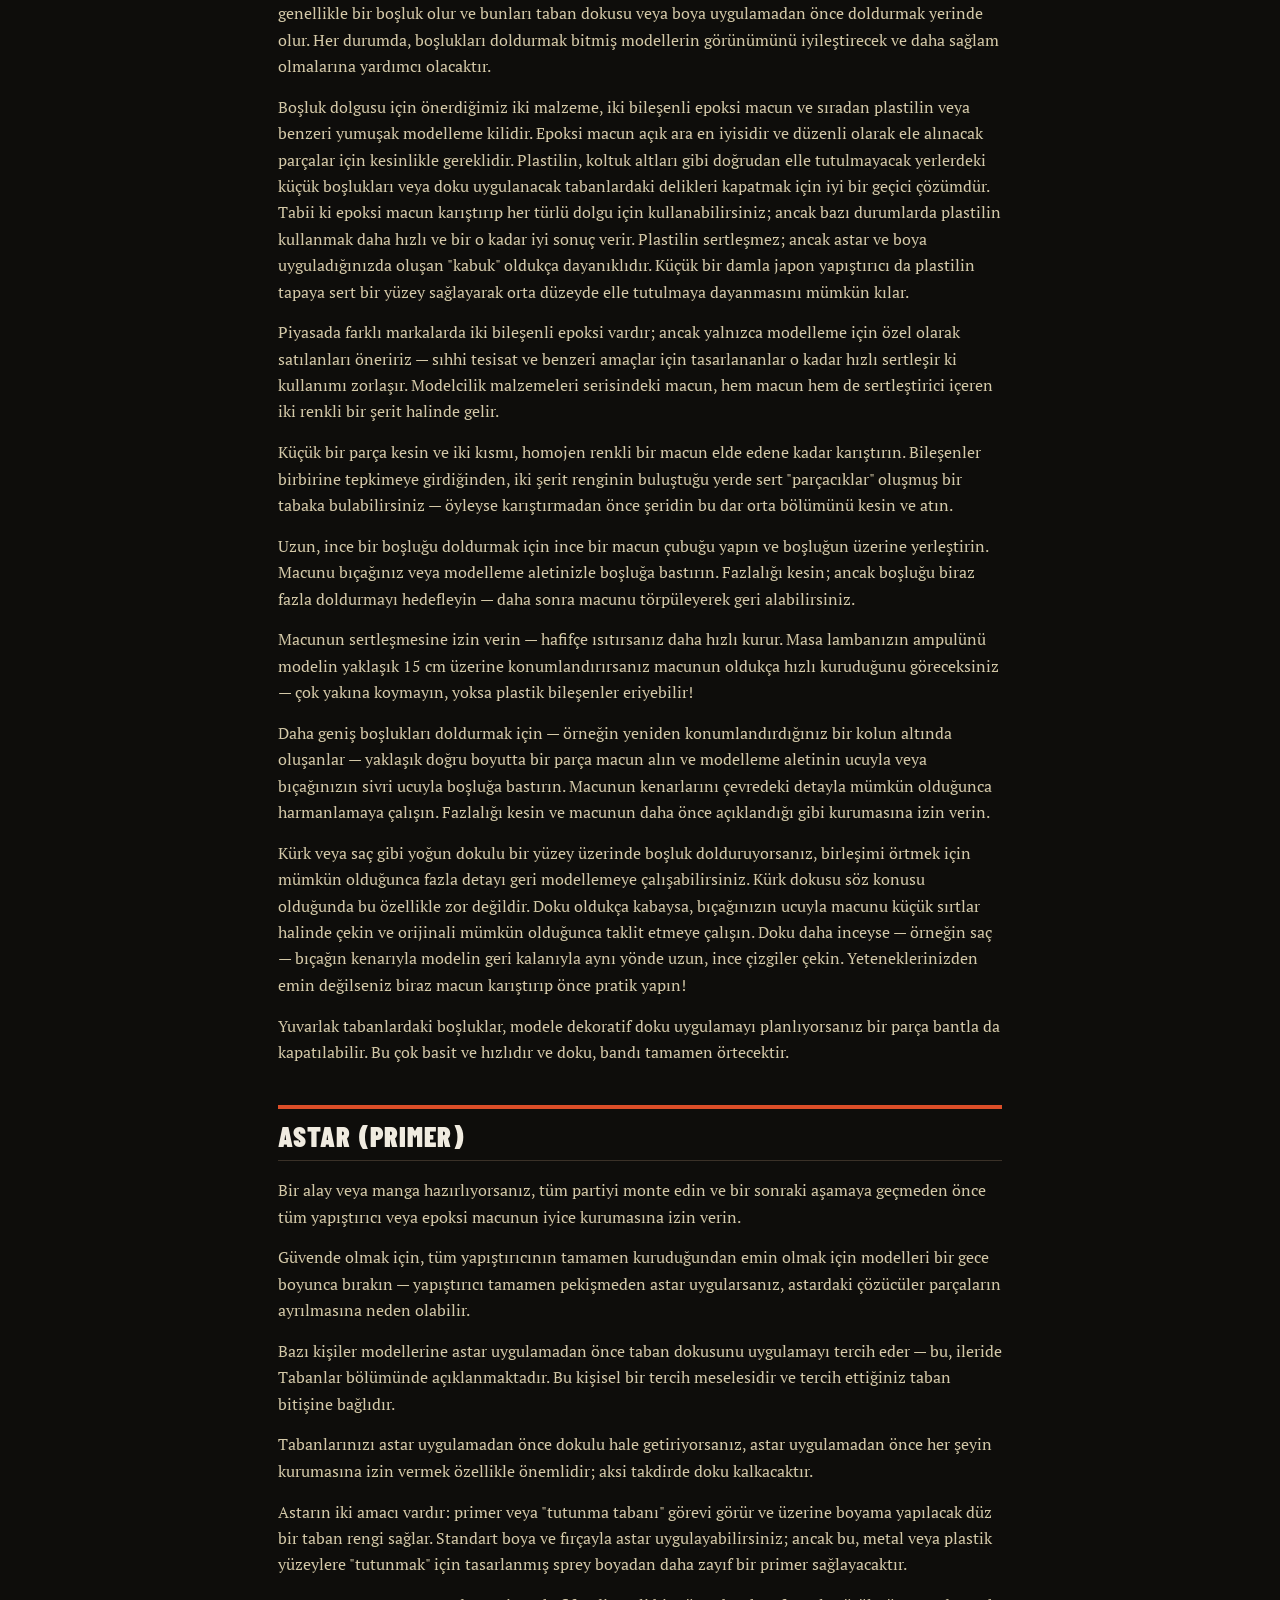
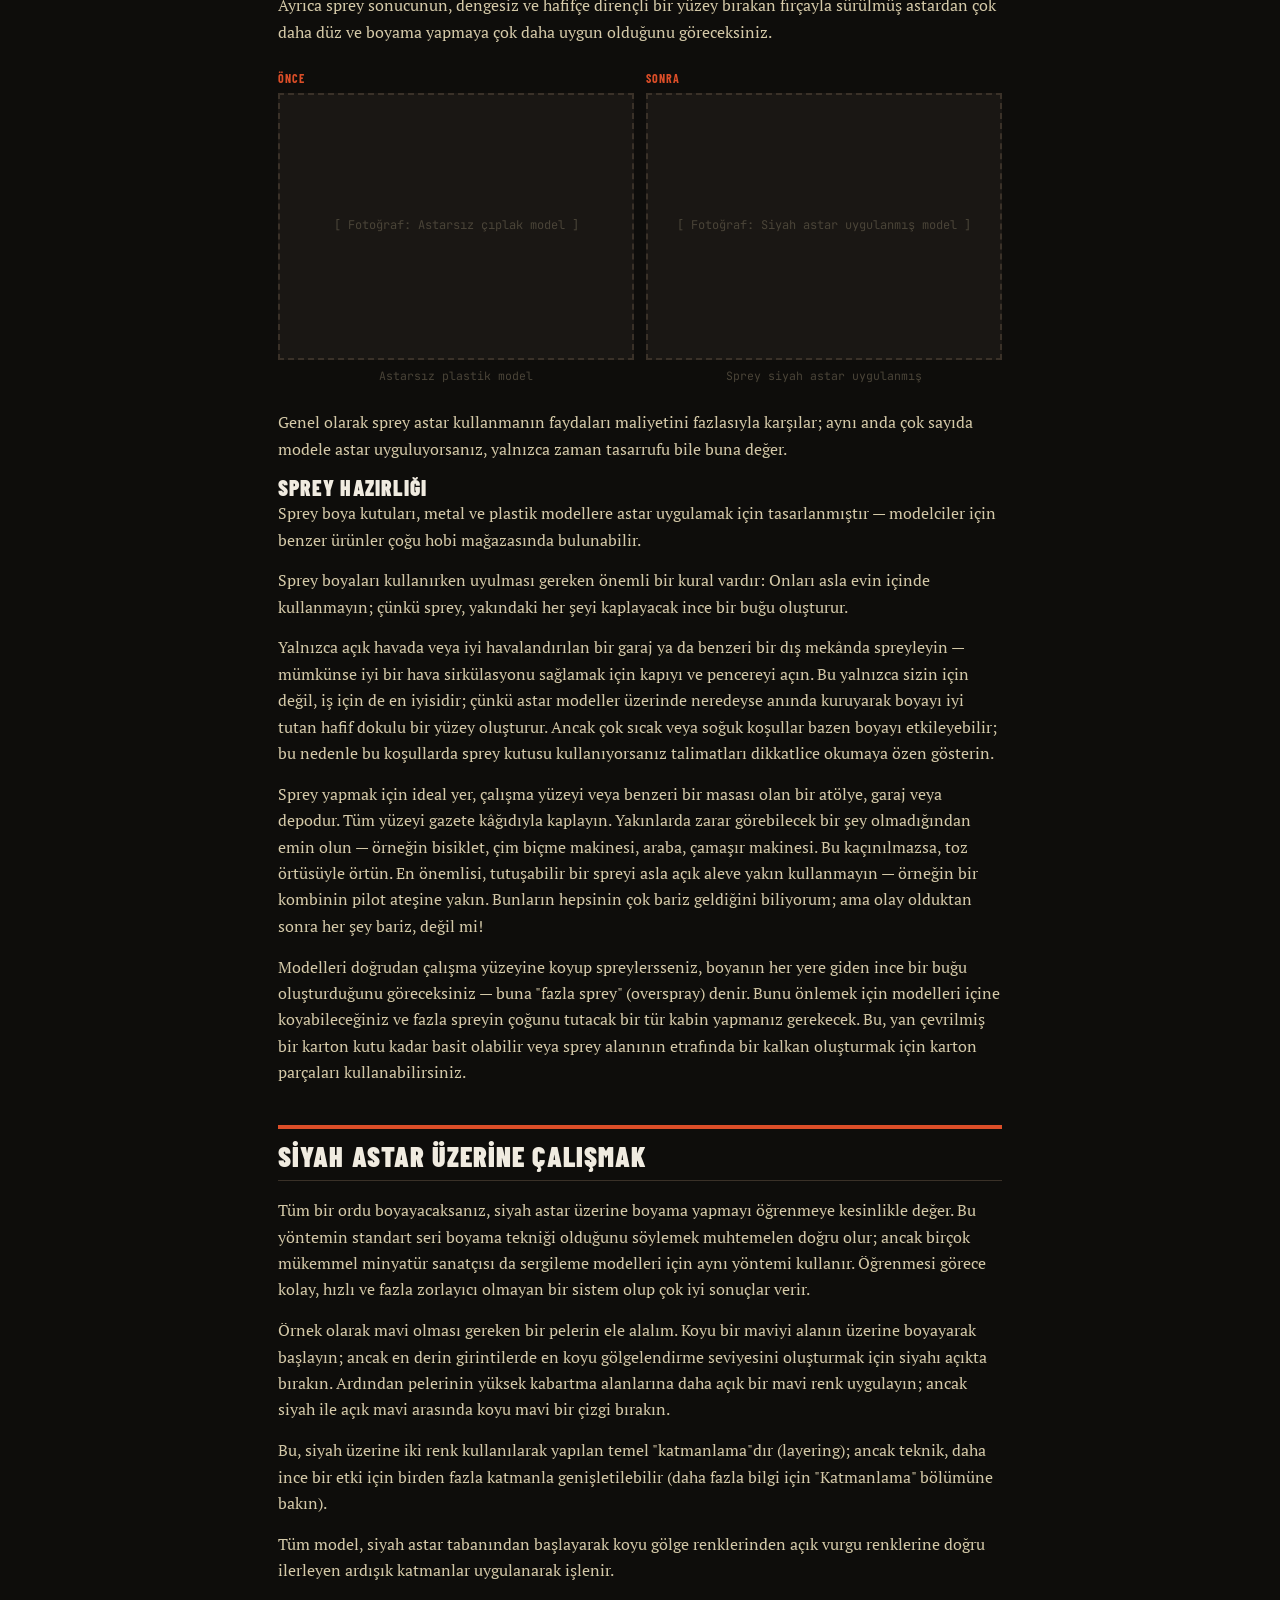
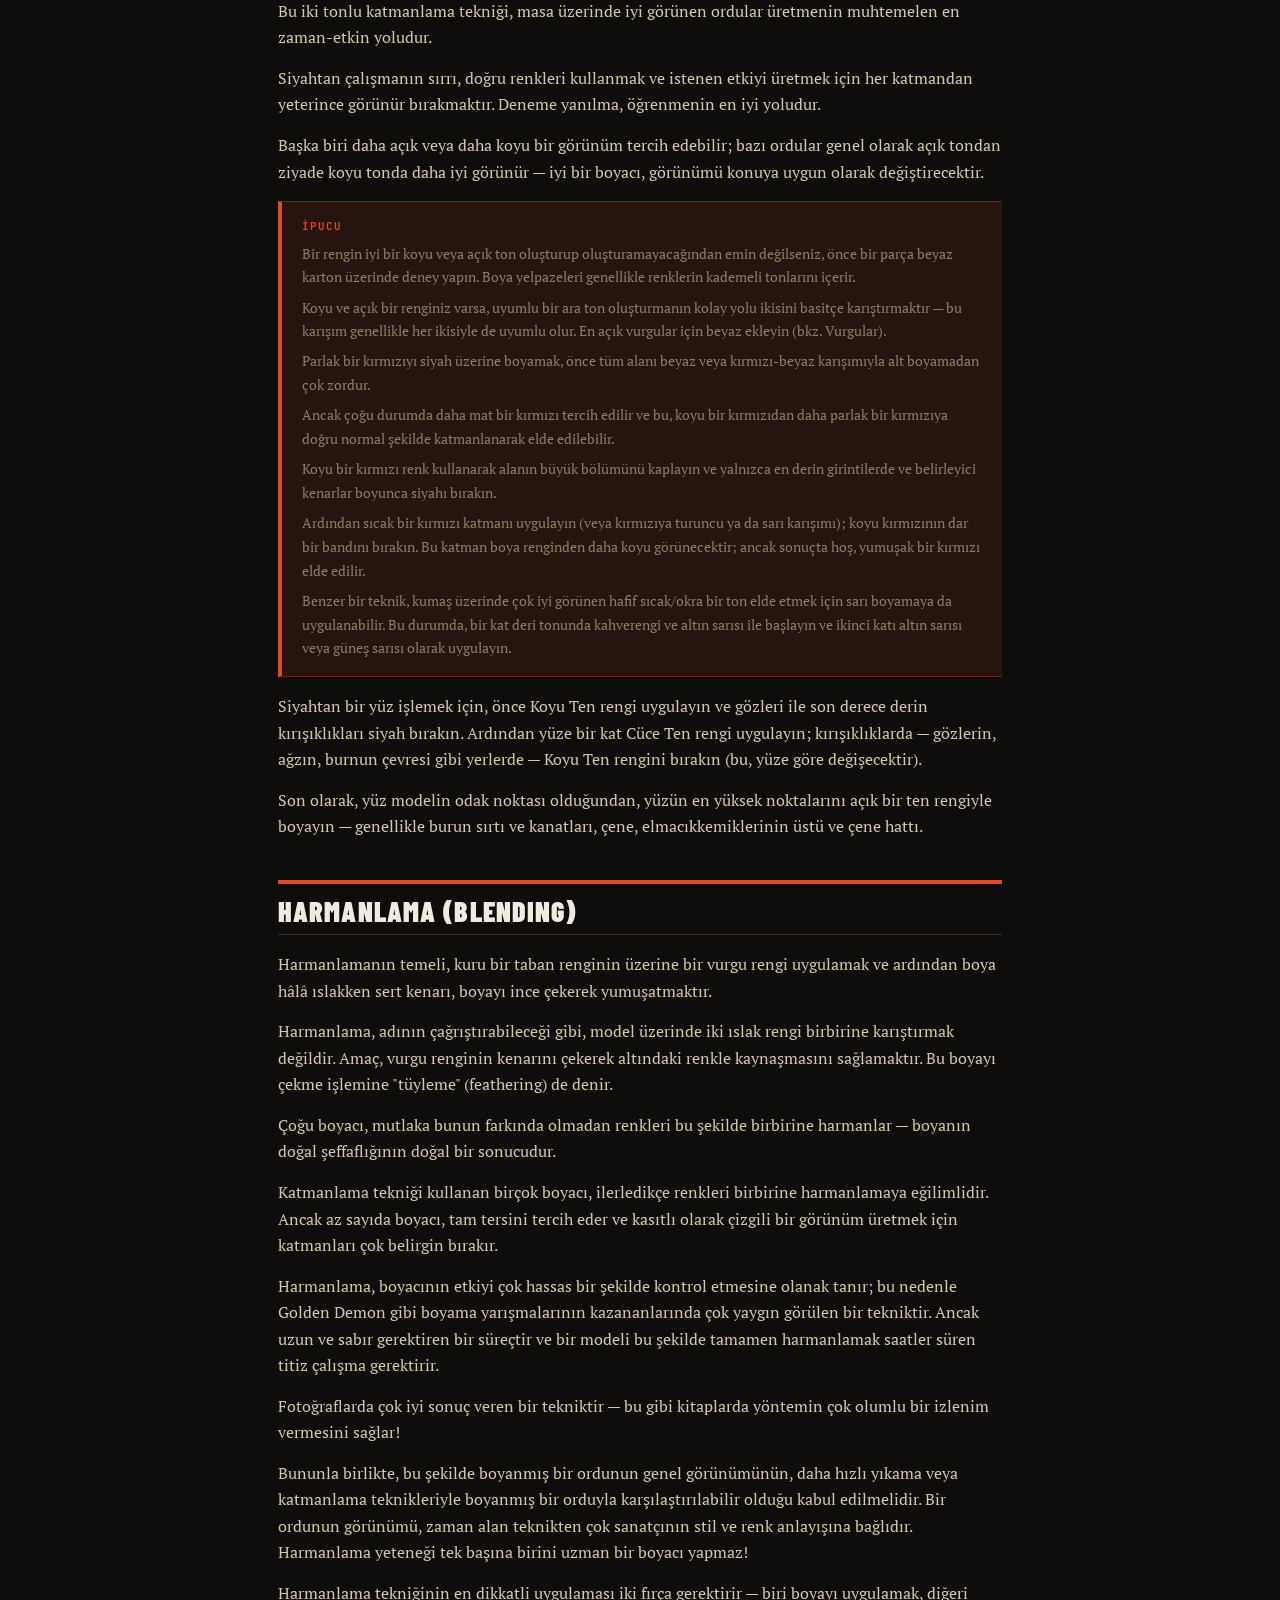
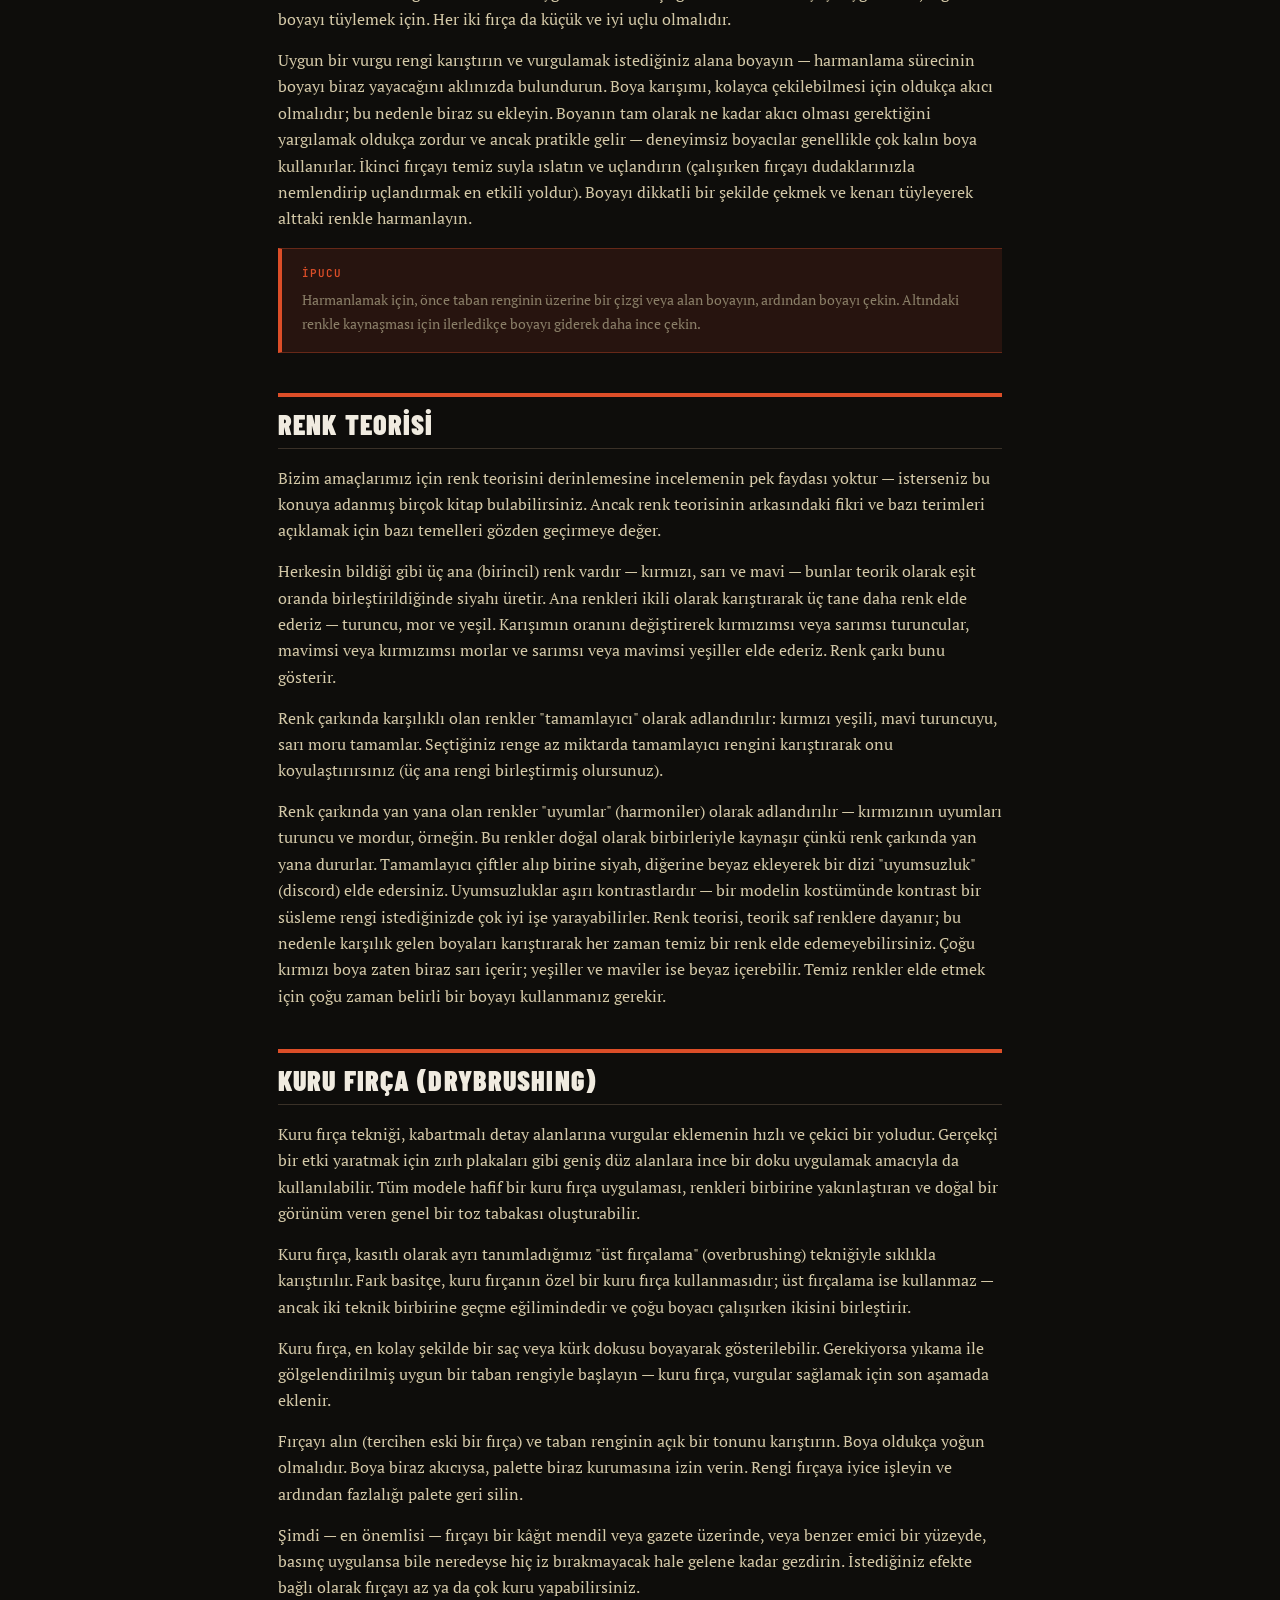
<file: boyama.html>
<!DOCTYPE html>
<html lang="tr">
<head>
    <meta charset="UTF-8">
    <meta name="viewport" content="width=device-width, initial-scale=1.0">
    <title>Boyama Rehberi - 39,000: İnfaz Timi</title>
    <link rel="stylesheet" href="style.css">
    <link rel="preconnect" href="https://fonts.googleapis.com">
    <link rel="preconnect" href="https://fonts.gstatic.com" crossorigin>
    <link href="https://fonts.googleapis.com/css2?family=Barlow+Condensed:wght@600;700;900&family=PT+Serif:wght@400;700&family=JetBrains+Mono:wght@400;600&display=swap" rel="stylesheet">
    <style>
        /* All local overrides use tokens from style.css */

        /* Layout */
        .guide-layout {
            display: grid;
            grid-template-columns: var(--sidebar-w) 1fr;
            max-width: 100%;
        }

        /* Main content area */
        .guide-main {
            padding: 0 3rem 4rem;
            max-width: 820px;
        }

        /* Tip blocks */
        .guide-tip {
            background: var(--ember-trace);
            border-left: 4px solid var(--ember);
            border-top: 1px solid var(--ember-rule);
            border-bottom: 1px solid var(--ember-rule);
            padding: 1rem 1.25rem;
            margin: 1rem 0;
        }
        .guide-tip .tip-label {
            font-family: var(--font-mono);
            font-size: 0.68rem;
            color: var(--ember);
            letter-spacing: 0.1em;
            text-transform: uppercase;
            margin-bottom: 0.35rem;
            font-weight: 600;
        }
        .guide-tip p {
            font-size: 0.9rem;
            color: var(--paper-dim);
            margin-bottom: 0.4rem;
        }
        .guide-tip p:last-child { margin-bottom: 0; }

        /* Image placeholder */
        .img-slot {
            background: var(--ink-raised);
            border: 2px dashed var(--ink-rule);
            padding: 2rem;
            text-align: center;
            margin: 1.25rem 0;
            color: var(--paper-ghost);
            font-family: var(--font-mono);
            font-size: 0.8rem;
        }

        /* A) Full-width image */
        .guide-img-full { margin: 1.5rem 0; }
        .guide-img-full img {
            width: 100%;
            height: auto;
            border: 2px solid var(--ink-rule);
            display: block;
        }
        .guide-img-full figcaption,
        .guide-img figcaption,
        .guide-img-pair figcaption {
            font-family: var(--font-mono);
            font-size: 0.72rem;
            color: var(--paper-ghost);
            text-align: center;
            margin-top: 0.4rem;
        }

        /* B) Capped-width image */
        .guide-img { margin: 1.5rem 0; text-align: center; }
        .guide-img img {
            max-width: 480px;
            width: 100%;
            height: auto;
            border: 2px solid var(--ink-rule);
            display: block;
            margin: 0 auto;
        }

        /* C) Side-by-side pair */
        .guide-img-pair {
            display: grid;
            grid-template-columns: 1fr 1fr;
            gap: 0.75rem;
            margin: 1.5rem 0;
        }
        .guide-img-pair figure { margin: 0; }
        .guide-img-pair img {
            width: 100%;
            height: auto;
            border: 2px solid var(--ink-rule);
            display: block;
        }
        .guide-img-pair .pair-label {
            font-family: var(--font-display);
            font-size: 0.75rem;
            font-weight: 700;
            color: var(--ember);
            text-transform: uppercase;
            letter-spacing: 0.08em;
            margin-bottom: 0.25rem;
        }

        /* D) Triple strip */
        .guide-img-strip {
            display: grid;
            grid-template-columns: 1fr 1fr 1fr;
            gap: 0.6rem;
            margin: 1.5rem 0;
        }
        .guide-img-strip figure { margin: 0; }
        .guide-img-strip img {
            width: 100%;
            height: auto;
            border: 2px solid var(--ink-rule);
            display: block;
        }
        .guide-img-strip figcaption {
            font-family: var(--font-mono);
            font-size: 0.65rem;
            color: var(--paper-ghost);
            text-align: center;
            margin-top: 0.3rem;
        }
        .guide-img-strip .step-num {
            font-family: var(--font-display);
            font-size: 0.7rem;
            font-weight: 900;
            color: var(--ember);
            margin-right: 0.2rem;
        }

        /* Demo placeholder */
        .demo-placeholder {
            background: var(--ink-raised);
            border: 2px dashed var(--ink-rule);
            aspect-ratio: 4/3;
            display: flex;
            align-items: center;
            justify-content: center;
            color: var(--paper-ghost);
            font-family: var(--font-mono);
            font-size: 0.75rem;
        }
        .guide-img-strip .demo-placeholder { aspect-ratio: 1/1; }

        /* Attribution block */
        .attr-block {
            background: var(--ink-raised);
            border-left: 4px solid var(--ember);
            border-top: 1px solid var(--ink-rule);
            border-bottom: 1px solid var(--ink-rule);
            padding: 1rem 1.25rem;
            font-size: 0.85rem;
            color: var(--paper-dim);
            line-height: 1.6;
            margin: 0 auto;
            max-width: 820px;
            padding-left: calc(var(--sidebar-w) + 1.25rem);
        }
        .attr-block .attr-label {
            font-family: var(--font-mono);
            font-size: 0.7rem;
            letter-spacing: 0.08em;
            text-transform: uppercase;
            color: var(--ember);
            display: block;
            margin-bottom: 0.35rem;
        }

        @media (max-width: 600px) {
            .guide-img-pair { grid-template-columns: 1fr; }
            .guide-img-strip { grid-template-columns: 1fr 1fr; }
        }
    </style>
</head>
<body class="guide-page">
    <nav class="main-nav">
        <div class="nav-container">
            <div class="nav-brand">
                <span class="nav-number">39,000</span>
                <span class="nav-title">İNFAZ TİMİ</span>
            </div>
            <div class="nav-links">
                <a href="index.html" class="nav-link">Ana Sayfa</a>
                <a href="mahser.html" class="nav-link">Mahşer</a>
                <a href="srd.html" class="nav-link">Kurallar (SRD)</a>
                <a href="tim-kur.html" class="nav-link">Tim Kur</a>
                <a href="kaynaklar.html" class="nav-link active">Kaynaklar</a>
            </div>
            <button class="nav-toggle" aria-label="Menüyü aç/kapat">
                <span></span>
                <span></span>
                <span></span>
            </button>
        </div>
    </nav>

    <header class="page-header">
        <h1 class="page-header__title">MİNYATÜR BOYAMA REHBERİ</h1>
        <p class="page-header__sub">Plastik ya da metal figürlerle çalışıyor olun, bu rehber sizi boyasız modellerinizi masaüstüne hazır hale getirme yolculuğuna davet ediyor.</p>
        <div class="epigraph" style="margin-top:1.25rem;">
            <p style="font-style:normal;"><strong style="color:var(--ember); font-family:'Barlow Condensed',sans-serif; font-size:0.7rem; letter-spacing:0.12em; text-transform:uppercase;">Kaynak Notu</strong></p>
            <p>Bu rehber, Rick Priestley tarafından yazılan <em>How to Paint Citadel Miniatures</em> (Games Workshop, 2003) adlı eserin Türkçe özet uyarlamasıdır. Orijinal metinden çeviri değil, yeniden yazılmış bir yorumdur. Games Workshop Ltd. ile herhangi bir bağlantısı veya onayı yoktur. Tüm ticari markalar sahiplerine aittir.</p>
        </div>
    </header>

    <div class="guide-layout">
        <aside class="guide-toc">
            <h3>Bölümler</h3>
            <a href="#malzemeler" class="toc-group-title">MALZEMELER</a><a href="#boyacının-araç-gereçleri" class="toc-sub-link">Boyacının Araç Gereçleri</a><a href="#hazirlik" class="toc-group-title">HAZIRLIK</a><a href="#metal-modellerin-montaji" class="toc-group-title">METAL MODELLERİN MONTAJI</a><a href="#kalıp-çizgileri" class="toc-sub-link">Kalıp Çizgileri</a><a href="#hava-kanalları" class="toc-sub-link">Hava Kanalları</a><a href="#çapak" class="toc-sub-link">Çapak</a><a href="#plastik-modellerin-montaji" class="toc-group-title">PLASTİK MODELLERİN MONTAJI</a><a href="#boşluk-doldurma" class="toc-group-title">BOŞLUK DOLDURMA</a><a href="#astar-primer" class="toc-group-title">ASTAR (PRIMER)</a><a href="#sprey-hazırlığı" class="toc-sub-link">Sprey Hazırlığı</a><a href="#siyah-astar-üzerine-çalişmak" class="toc-group-title">SİYAH ASTAR ÜZERİNE ÇALIŞMAK</a><a href="#harmanlama-blending" class="toc-group-title">HARMANLAMA (BLENDING)</a><a href="#renk-teorisi" class="toc-group-title">RENK TEORİSİ</a><a href="#kuru-firça-drybrushing" class="toc-group-title">KURU FIRÇA (DRYBRUSHING)</a><a href="#gözler" class="toc-group-title">GÖZLER</a><a href="#düz-renk-flat-colour" class="toc-group-title">DÜZ RENK (FLAT COLOUR)</a><a href="#glazür-glaze" class="toc-group-title">GLAZÜR (GLAZE)</a><a href="#kilavuz-kat-guide-coat" class="toc-group-title">KILAVUZ KAT (GUIDE COAT)</a><a href="#vurgular-highlights" class="toc-group-title">VURGULAR (HIGHLIGHTS)</a><a href="#aşırı-vurgular" class="toc-sub-link">Aşırı Vurgular</a><a href="#katmanlama-layering" class="toc-group-title">KATMANLAMA (LAYERING)</a><a href="#çok-katmanlı-teknikler" class="toc-sub-link">Çok Katmanlı Teknikler</a><a href="#çizgi-çekme-lining-in" class="toc-group-title">ÇİZGİ ÇEKME (LINING-IN)</a><a href="#metalik-boya" class="toc-group-title">METALİK BOYA</a><a href="#boya-kariştirma" class="toc-group-title">BOYA KARIŞTIRMA</a><a href="#opaklama-veya-örtme-gücü" class="toc-group-title">OPAKLAMA VEYA ÖRTME GÜCÜ</a><a href="#üst-firçalama-overbrushing" class="toc-group-title">ÜST FIRÇALAMA (OVERBRUSHING)</a><a href="#rötuş" class="toc-group-title">RÖTUŞ</a><a href="#boyama-staining" class="toc-group-title">BOYAMA (STAINING)</a><a href="#sabit-eller" class="toc-group-title">SABİT ELLER</a><a href="#noktaciklama-stippling" class="toc-group-title">NOKTACIKLAMA (STIPPLING)</a><a href="#çizgiler" class="toc-group-title">ÇİZGİLER</a><a href="#düğmeler-perçinler-ve-perçemler" class="toc-group-title">DÜĞMELER, PERÇİNLER VE PERÇEMLER</a><a href="#geçici-montaj-tabanlari" class="toc-group-title">GEÇİCİ MONTAJ TABANLARI</a><a href="#test-kartlari" class="toc-group-title">TEST KARTLARI</a><a href="#boya-sulandirma" class="toc-group-title">BOYA SULANDIRMA</a><a href="#astar-rötuşu" class="toc-group-title">ASTAR RÖTUŞU</a><a href="#yikamalar-washes" class="toc-group-title">YIKAMALAR (WASHES)</a><a href="#son-dokunuşlar" class="toc-group-title">SON DOKUNUŞLAR</a><a href="#koruyucu-kaplamalar" class="toc-sub-link">Koruyucu Kaplamalar</a><a href="#parlak-efektler-parlak-vernik" class="toc-sub-link">Parlak Efektler — Parlak Vernik</a><a href="#tabanlar" class="toc-group-title">TABANLAR</a><a href="#malzemeler" class="toc-sub-link">Malzemeler</a><a href="#taban-boyama" class="toc-sub-link">Taban Boyama</a><a href="#çim-efektleri" class="toc-group-title">ÇİM EFEKTLERİ</a><a href="#transfer-ve-çikartmalar-decals" class="toc-group-title">TRANSFER VE ÇIKARTMALAR (DECALS)</a><a href="#tasarim-boyama" class="toc-group-title">TASARIM BOYAMA</a>
        </aside>

        <main class="guide-main">
            <p>Bu rehber, ister savaş oyunları için ister sergileme amaçlı olsun, minyatür boyamaya ilgi duyan herkes içindir. Tek bir tarzı veya "doğru" yöntemi dayatmak yerine, yaratıcılığınızı besleyecek ve farklı teknikleri denemeniz için ilham verecek çeşitli boyama yöntemlerini tanıtır.</p>
            <p>Deneyiminiz ya da hedefleriniz ne olursa olsun, ister ilk figürünüzü boyuyor olun ister büyüyen ordunuza yeni birimler katıyor olun, sürecin tadını çıkarın ve minyatürlerinizin canlandığını izlemekten keyif alın.</p>

            <p>Plastik ya da metal figürlerle çalışıyor olun, bu bölüm sizi boyasız modellerinizi dikkat çekici ve masaüstüne hazır hale getirme yolculuğuna davet ediyor.</p><p>Bu rehber, ister savaş oyunları için ister sergileme amaçlı olsun, minyatür boyamaya ilgi duyan herkes içindir. Geniş bir model yelpazesi için uygulanabilecek temel yöntemlere odaklanır ve en basitten daha ileri düzeye kadar çeşitli teknikler içerir. Her yaklaşım, genellikle yakın plan fotoğraflar ve pratik ipuçları eşliğinde adım adım açıklanmıştır, böylece boyama süreciniz daha verimli ve keyifli hale gelir.</p><p>Bu rehber, tek bir tarzı veya "doğru" yöntemi dayatmak yerine, yaratıcılığınızı besleyecek ve farklı teknikleri denemeniz için ilham verecek çeşitli boyama yöntemlerini tanıtır. İster güçlü kontrastlı renkler, ister gerçekçi gölgelendirmeler tercih edin, burada kendi tarzınızı geliştirmenize yardımcı olacak bir şeyler mutlaka bulacaksınız.</p><p>Bu bölüm temel model hazırlığı ve boyamaya odaklansa da, model dönüştürme, araç boyama, arazi yapımı ya da heykelcilik gibi daha karmaşık konular kapsam dışı bırakılmıştır. Bu alanlar, daha özel rehberlerle ele alınması gereken başlı başına uzmanlık isteyen konulardır.</p><p>Deneyiminiz ya da hedefleriniz ne olursa olsun, bu bölümü faydalı ve ilham verici bulmanızı umuyoruz. İster ilk figürünüzü boyuyor olun ister büyüyen ordunuza yeni birimler katıyor olun, sürecin tadını çıkarın, yeteneklerinizi geliştirin ve minyatürlerinizin canlandığını izlemekten keyif alın.</p><div class="sec-head" id="malzemeler"><h2>MALZEMELER</h2></div>

<!-- DEMO: Full-width image — workspace/scene shot -->
<figure class="guide-img-full">
    <div class="demo-placeholder">[ Fotoğraf: Çalışma masası düzeni — boyalar, fırçalar, su kabı ]</div>
    <figcaption>Tam genişlik düzen — çalışma masası veya geniş sahne fotoğrafları için ideal</figcaption>
</figure>

<p>İlk ihtiyacınız, rahatça boyama yapabileceğiniz bir alan olacaktır. Çalışma ortamınızın işiniz üzerindeki etkisini küçümsemeyin. Rahatlatıcı bir ortam yaratırsanız, boyama seanslarınızı günlük koşturmacanın dışına çıkabileceğiniz keyifli bir mola olarak görmeye başlarsınız. Kendinize yeterli alan tanıyın; böylece hem daha uzun hem de daha verimli çalışabilirsiniz. Başlangıç olarak boyama için yer açın — tercihen aileden veya televizyondan uzak, rahatsız edilmeyeceğiniz kendi odanız ya da köşeniz ideal olacaktır.</p><p>Yeterli doğal ışık alabilmek için bir pencereye mümkün olduğunca yakın konumlandırılmış, uygun büyüklükte düz bir yüzeye — masa ya da çalışma masasına — ihtiyacınız olacak. Yapay aydınlatma konusuna ileride değineceğiz; ancak şimdilik şunu söyleyelim: Renkleri ve detayları ayırt etme konusunda doğal ışığın yerini hiçbir şey tutamaz, bu nedenle imkânınız olduğunda bundan yararlanın. Delme, kesme, törpüleme ve yapıştırma işlemlerinin yanı sıra dökülen boya, su ve çay ile birlikte masanız epey yıpranacaktır; bu yüzden kalın bir tabaka gazete kâğıdı sermek şarttır.</p><p>Boyamaya adanmış bir masanız varsa, tüm yüzeyi kalın bir oluklu mukavva ile kaplayıp gazeteleri bunun üzerine sermek iyi bir fikirdir — bu mükemmel bir koruyucu tabaka oluşturur. Aile masasını kullanmak zorundaysanız ekstra dikkat gösterin: Bu durumda masanın üzerine ayrı bir tahta veya karton plaka koyun, masa ile plaka arasına da kalın bir gazete yastığı yerleştirin. "Ben bir şey dökmem" diye kendinizi kandırmayın… dökeceksiniz… bu yüzden olası herhangi bir felaketin güvenli bir şekilde kontrol altında olduğundan emin olun.</p><p>Ev ve eşya konusuna devam edecek olursak, boyayı halılardan veya kumaşlardan (kıyafetler dahil) çıkarmak neredeyse imkânsızdır. Bu nedenle uygun giysiler giyin, en güzel kıyafetlerinizi değil! Halı söz konusuysa, boyamaya başlamadan önce üzerine eski bir kilim sermek akıllıca olacaktır. Daha da iyisi, dökülen boyayı emmeyecek ve kolayca temizlenebilecek sentetik bir zemin kaplaması kullanın.</p><h3 id="boyacının-araç-gereçleri">Boyacının Araç Gereçleri</h3><p>Her şeyi bir anda almaya gerek yok. Çoğumuz alet ve malzeme koleksiyonumuzu birkaç yıl içinde yavaş yavaş oluştururuz. Boyalar ve fırçalar elbette en başından itibaren vazgeçilmezdir; ancak bazı aletler yalnızca ara sıra veya özel işler için gereklidir ve ihtiyaç duyuldukça satın alınabilir.</p><p><strong>Fırçalar:</strong> En az iki fırçaya ihtiyacınız olacak: detay işleri için küçük bir fırça ve tabanları ile daha geniş alanları boyamak için daha büyük bir fırça. Fırçalarınız uçlarını kaybettikçe yenileyin — eski fırçalar yapıştırıcı sürme, boya karıştırma veya dokulu tabanlar gibi sert yüzeyleri boyama gibi ağır işler için saklanabilir.</p><p>Daha büyük modeller boyamayı düşünüyorsanız, daha geniş bir fırçaya hemen yatırım yapmaya değer. En küçük boy fırçalar, ulaşılması zor girintileri boyamak için kullanışlıdır; ancak büyük fırçalardan daha ince uçlara sahip oldukları söylenemez, dolayısıyla zorunlu değillerdir.</p><p><strong>Kuru Fırçalar:</strong> Bunlar, ileride bu kitapta anlatılacak olan kuru fırça (drybrushing) tekniğiyle birlikte kullanılmak üzere tasarlanmış, dayanıklı kıllara sahip fırçalardır. Herhangi bir fırça "kuru" teknikle kullanılabilir, ancak sıradan fırçalar hızla uçlarını kaybeder ve başka işler için kullanılmaz hale gelir.</p><div class="guide-tip"><div class="tip-label">İpucu</div><p><strong>Fırça Bakımı:</strong> İyi fırçalar, yapacağımız ince ve detaylı çalışma için olmazsa olmazdır — ne yazık ki pahalıdırlar da. Fırçalarınıza iyi bakın; hem daha uzun ömürlü olurlar hem de kullanımları çok daha kolay hale gelir. Birinci kural: Her seans sonunda tüm fırçalarınızı soğuk, temiz suda yıkayın; gerekirse biraz sabun kullanın. Başparmak ve işaret parmağınız arasında uçlarını şekillendirin ve uçları zarar görmeyecek şekilde dikkatle saklayın. Fırçaları temizlerken sıcak su kullanmayın; bu kılları yerinden oynatabilir. Birçok kişi fırçalarını uçları yukarı bakacak şekilde eski bir kupanın veya kavanozun içinde saklar — bu hem uçları korur hem de oldukça sanatsal görünür.</p><p></p><p>Boyama sırasında fırçalarınıza özen göstermek de önemlidir. Fırçaya o kadar çok boya yüklemeyin ki boya, kılların metal halkayla (ferül) birleştiği noktaya kadar ulaşsın. Bu, fırçayı çok çabuk mahveder. Aynı nedenle iyi bir fırçayla boya karıştırmamak en iyisidir. Karıştırmanız gerekiyorsa eski bir fırça, fırça sapı, kürdan veya benzeri bir şey kullanın.</p></div><p><strong>Su Kabı:</strong> Eski bir kupa veya kavanoz ideal bir su kabı olur. Temiz su, boyayı sulandırmak ve fırçaları temizlemek için kullanılır. Her seansa temiz suyla başlamak ve su kirlendiğinde taze suyla değiştirmek iyi bir alışkanlıktır.</p><p><strong>Mendil/Kâğıt Havlu:</strong> Fırçaları kurulamak, boyayı silmek ve burnunuzu silmek için — herhangi bir kâğıt mendil veya yumuşak mutfak kâğıdı işe yarar. Bazı kişiler temiz bir bez parçasını tercih eder.</p><p><strong>Palet:</strong> Boya karıştırmak veya sulandırmak istiyorsanız bir palete ihtiyacınız olacak ve bunun için en iyi şey büyük, beyaz bir tabaktır — ancak bir çay tabağı, fayans karesi veya uygun bir sanatçı paleti de işinizi görür.</p><p>Ne kullanırsanız kullanın, her seansta üzeri boyayla kaplanacaktır — bunu biriktirmeye bırakırsanız kirlenecek ve temizlemesi neredeyse imkânsız hale gelecektir. İdeal uygulama, her seansın sonunda fırçalarınızı temizledikten sonra paletinizi de sıcak sabunlu suda yıkamaktır. Boyanın kurumasına izin verdiyseniz, en kolay yöntem paleti sıcak suda bekletip boyayı yumuşattıktan sonra bulaşık süngeriyle ovmaktır.</p><p><strong>Masa Lambası:</strong> Akşam boyama yapmak için iyi bir masa lambasına ve renk ayarlı bir "gün ışığı" ampulüne ihtiyacınız olacak. Sıradan bir ampul çalışma alanınızı gayet iyi aydınlatır; ancak renkler, yapay ışık altında gün ışığına kıyasla çoğu zaman çok farklı görünür. Tabii modelleriniz yalnızca yapay ışık altında görülecekse bu sorun olmayabilir! Gün ışığı ampulü, doğal ışığı taklit eder ve sanat-hobi malzemeleri satan dükkânlardan temin edilebilir.</p><p><strong>Kerpeten/Yan Keski:</strong> Hemen bir tane almadan da idare edebilirsiniz; ancak harcamaya değecektir. Yan keskiler, plastik parçaları yolluk çerçevesinden ayırmak ve küçük metal dökümleri çapaklarından temizlemek için kullanışlıdır — metal parçalar, kalınlıkları ne olursa olsun, bıçakla güvenle kesilemeyecek kadar serttir; bu nedenle modellerinizi modifiye etmek veya dönüştürmek istiyorsanız yan keskiye ihtiyacınız olacaktır.</p><p><strong>Yapıştırıcı:</strong> Metal modelleri birleştirmek için japon yapıştırıcıya (süper yapıştırıcı), plastik parçaları birleştirmek için polistiren çimentosu veya sıvı "poli" yapıştırıcıya ve ileride açıklanacağı gibi tabanlara kum, statik çim veya flock gibi malzeme uygulamak için PVA (ahşap) tutkalına ihtiyacınız olacak.</p><p><strong>Matkap veya Pin Mengene:</strong> Metal veya plastiğe delik açmak istiyorsanız bunlardan birine ihtiyacınız olacak. Bu genellikle büyük çaplı bir dönüştürme veya modelleme projesi yapıyorsanız gerekli olur; ancak bazı büyük kanatlı modellerin çok fazla elle tutulduklarında dayanabilmeleri için "delinip pimlenmeleri" gerekir.</p><p><strong>Pense:</strong> Parçaları pozisyona bükmek ve daha büyük modelleri birleştirirken tel "pimleri" sabitlemek için kullanışlıdır.</p><p><strong>Cımbız:</strong> Küçük parçaları tutmak ve transferleri (çıkartma) uygulamak için — özellikle çok sayıda plastik kit yapacaksanız işe yarar.</p><p><strong>Maket Bıçağı:</strong> Bazı aşırı düzenlenmiş ülkelerde iyi maket bıçağı bulmak giderek zorlaştı; yine de bir taneye ihtiyacınız olacak. Tek bir alet alacaksanız, iyi bir bıçak alın — dökümleri montaj öncesi temizlemek ve küçük parçaları plastik çerçevelerden çıkarmak için gerekli olacaktır. Bıçakla birlikte kullanmak üzere uygun bir kesme matı almak da iyi bir fikirdir; böylece doğrudan çalışma yüzeyiniz üzerinde kesim yapmanızı önlemiş olursunuz.</p><p><strong>Eğeler (Törpüler):</strong> Bıçaktan sonra, alet çantanızın en kullanışlı parçası bir eğe setidir — dökümleri temizlemek, düzleştirmek ve parçaları gerektiği yerde "uydurarak" törpülemek için kullanılır. Eğeler farklı profillerde gelir: düz, yuvarlak, yarı yuvarlak vb. ve çeşitli profillere sahip olmak iyi bir fikirdir.</p><p><strong>Taban Malzemesi:</strong> Kum, flock, küçük çakıl taşları veya statik çim, tabanları bitirmek için ideal malzemelerdir — her birinin avantajlarını ileride tartışacağız.</p><p><strong>Kuyumcu Testeresi:</strong> Metal üzerinde ince kesimler yapmak için kullanılan, son derece ince dişli ve hassas bıçaklı bir testeredir. Parçaları keserek ve değiştirerek model dönüştürme yapmayı planlamıyorsanız buna ihtiyacınız olmayacaktır — deneyimli modelciler için uzman bir alettir.</p><p><strong>Küçük Demir Testere:</strong> Büyük metal parçaları kesmek için kaba ve ucuz bir ev aletidir. Büyük modeller veya manzara parçalarında kapsamlı değişiklikler yapmıyorsanız (veya tesisatınızı tamir etmiyorsanız!) gerçekten bir demir testeresine ihtiyacınız olmayacak.</p><p><strong>Plastilin, bant, tel, lastik bantlar:</strong> Bunlar kullanışlı ufak tefek malzemelerdir. Plastilin, Blu-tack veya benzeri yumuşak yapışkan macunlar, parçaları kuruyana kadar sabit tutmak için işe yarar — lastik bantlar ve bant, daha büyük parçaları bir arada tutmak için kullanışlıdır. Tel (pirinç çubuk veya yumuşak tel), büyük metal parçaları birbirine bağlamak için metal pim yapımında gereklidir. Plastilin veya benzeri yumuşak modelleme kili, çok fazla elle tutulmayacak alanlardaki boşlukları doldurmak için de kullanışlıdır.</p><p><strong>Heykelcilik Aleti ve Macun:</strong> Tasarım ekiplerinin modelleri yapmak için kullandığı aynı alet ve macundur. İşi becerebiliyorsanız, bunlarla özellikleri yeniden modelleyebilir veya sıfırdan kendi modellerinizi yapabilirsiniz. Macun ayrıca çok parçalı büyük modellerdeki boşlukları doldurmak için de çok iyidir. Kuruduktan sonra son derece sert olur ve bazı durumlarda parçaları sabitlemek için de kullanılabilir — örneğin binicileri atlara oturtmak gibi.</p><p><strong>Boya:</strong> Boya yelpazesi eksiksiz ve geniş bir renk seçkisi sunar ve özellikle metal model boyamak için formüle edilmiştir. Boya su bazlıdır ancak kuruduktan sonra suya dayanıklı hale gelir. İsterseniz diğer akrilik sanatçı boyalarıyla tamamen karıştırılabilir.</p><p>İhtiyaç duyacağınız renkler büyük ölçüde boyayacağınız konulara bağlıdır — ancak iyi bir başlangıç seçkisi şunlardan oluşur: Siyah, Beyaz, Büyülü Mavi, Güneş Patlaması Sarısı, Kan Kırmızısı, Goblin Yeşili, Hayvan Kahverengisi, Mithril Gümüşü.</p><p>Bu temel renklerle, renkleri birbirine karıştırarak hemen hemen her şeyi boyamak mümkündür. Bütçeniz elveriyorsa koyu bir yeşil ve mavi de alın.</p><p>Sonraki en kullanışlı renkler çeşitli kahverengilerdir; çünkü bunları karıştırarak elde etmek zordur (örneğin sarı bazlı, koyu ve kırmızı bazlı kahverengi tonları iyi bir seçim olur). Mithril Gümüşü'nden sonra en kullanışlı metalik boya Parlak Altın'dır. Diğer tonların çoğu, zaten bahsedilenlerden karıştırılarak elde edilebilir; ancak çok sık kullanacağınız belirli renkler varsa, karıştırma zahmetinden kurtulmak ve tutarlılığı sağlamak için o renkleri hazır almaya değer. Birçok kişi ten tonlarını karıştırmayı zor bulur; bu nedenle insanlar veya ten renkli yaratıklar boyuyorsanız, uygun bir taban rengine yatırım yapın.</p><p><strong>Mürekkep ve Vernik:</strong> Boya yelpazesi şeffaf mürekkepleri ve verniği de içerir. Bunlar ileride göreceğimiz gibi belirli teknikler için kullanışlıdır — öncelik olarak ihtiyacınız olan boyaları almaya odaklanın. Mürekkeplerin en kullanışlıları kırmızı, mavi, sarı, siyah ve kahverengi gibi güçlü ve koyu renklerdir.</p><p><strong>Sprey Boya:</strong> Konunuza ve seçtiğiniz tarza göre beyaz veya siyah astar (primer) içeren bir spreye ihtiyacınız olacak. Araçlar ve benzeri büyük modelleri, ilerideki çalışmalar için renkli bir taban oluşturmak amacıyla genel bir sprey boya katıyla da boyayabilirsiniz. Teknik olarak sprey astar uygulamak zorunlu olmasa da, bir çeşit astar kullanmak gereklidir — ve sprey, model ile üst boya katı arasında en iyi tutunmayı sağlar.</p><p><strong>Boya İstasyonu:</strong> Modelcilik aletleri serisinin bir parçasıdır; ancak bir tepsi veya küçük bir tahta ile benzer bir etki yaratılabilir. Temelde, ihtiyaç duyduğunuzda taşıyabileceğiniz mobil bir boyama masasıdır — kalıcı bir düzeneğiniz yoksa veya televizyonun karşısında boyama yapmak istiyorsanız çok kullanışlıdır. Su kabı ve fırçalar için yuvaları ve taşımayı kolaylaştıran tutamakları vardır.</p><div class="sec-head" id="hazirlik"><h2>HAZIRLIK</h2></div><p>Hangi modelleri boyamayı planlarsanız planlayın, boyamaya başlamadan önce metal dökümleri veya plastik kalıp parçalarını temizlemeniz, parçaları birbirine yapıştırmanız ve astar uygulamanız gerekecektir.</p><p>Bir Warhammer alayı veya Warhammer 40.000 mangası hazırlıyorsanız, tüm modelleri aynı anda hazırlayıp boyamaya hazır hale getirmek en iyisidir. Bu, modelleri tek tek monte edip boyamaktan çok daha hızlıdır. Tüm birliği aynı anda boyamak, tutarlı renklerde bitirmenizi de kolaylaştırır.</p><p>Bazı kişiler, birliğin geri kalanını bitirmeden önce tek bir modeli "deneme parçası" olarak monte edip boyamayı tercih eder. Bu elbette biraz daha uzun sürer; ancak seçtiğiniz renk şemasından emin değilseniz iyi bir fikirdir. Sonuçtan hoşlanmazsanız, tek bir modeli yeniden boyamak, tüm bir alayı yeniden boyamaktan çok daha iyidir.</p><div class="sec-head" id="metal-modellerin-montaji"><h2>METAL MODELLERİN MONTAJI</h2></div><p>Parçaları ambalajlarından çıkarın ve hepsinin tamam ve eksiksiz olduğundan emin olun. Metal modeller genellikle birkaç metal parçadan oluşur, genellikle ayrı bir plastik tabana sahiptir ve başka plastik parçalar da içerebilir.</p><p>Parçaları birleştirmeden önce, her metal dökümü kalıp çizgileri, hava kanalı izleri ve çapak gibi küçük kusurlar açısından kontrol edin. Bunlar döküm sürecinin doğal sonuçlarıdır ve bir dereceye kadar kaçınılmazdır; ancak hepsi kolaylıkla giderilebilir.</p><h3 id="kalıp-çizgileri">Kalıp Çizgileri</h3><p>Metal parçalar, iki yarımdan oluşan kauçuk kalıplardan üretilir — dikkatli bakarsanız, modelin çevresinde iki kalıp yarımının birleştiği noktada ince bir kalıp çizgisi görebilirsiniz. Çizgi, tırnağınızla hissedilebilecek kadar belirginse, model boyandıktan sonra muhtemelen görünecektir.</p><p>Birkaç dakikalık bir çalışma, görünür kalıp çizgilerini hızla temizleyecektir. Bir bıçak veya eğe alın ve çizgiyi dikkatli bir şekilde kazıyarak veya törpüleyerek temizleyin. Zırh panelleri veya omuz plakları gibi oldukça görünür düz yüzeylere özellikle dikkat edin.</p><p>Çizgiler saç veya kürk gibi yoğun dokulu yüzeylerden geçiyorsa çok endişelenmeyin; model bittiğinde bunlar pek göze çarpmayacaktır.</p><h3 id="hava-kanalları">Hava Kanalları</h3><p>Hava kanalları, havanın kaçabilmesi için kauçuk kalıplara kesilen veya delinen ince kanallardır. Bu işlem, kalıp dolarken havanın dışarı atılmasını sağlar.</p><p>Bazen kanalların kendileri de metalle dolar ve dökümün üzerinde küçük bir ip parçası ya da kanalın döküme değdiği yerde küçük bir iz bırakır. Genel olarak bu iyi bir işarettir — kalıbın tamamen dolduğu anlamına gelir. Bu küçük iplikleri tırnağınızla kolayca temizleyebilirsiniz. Kanal izlerinin bıraktığı küçük "kabarcık" izlerini düzleştirmek için eğenizi kullanın.</p><h3 id="çapak">Çapak</h3><p>Çapak, sıcak metalin iki kalıp yarımı arasına sızarak ince, istenmeyen bir metal tabakası oluşturmasıyla meydana gelir; genellikle modelin bacakları arasında görülür. Bu bir sorun değildir; çünkü tabaka çok incedir — folyo gibi — ve bıçakla kolayca çıkarılabilir, oluşan kalıp çizgisi de eğeyle düzleştirilebilir.</p><p>Çapak, büyük dökümlerde daha yaygındır; çünkü daha fazla miktarda erimiş metal, kalıp yarımları arasına sızmaya eğilimlidir. Ancak üretim sırasında zaten kopup düşmediyse kolayca çıkarılabilir.</p><p>Metal parçaları temizledikten sonra, plastik bileşenler için de aynı işlemi yapın (ileride açıklandığı gibi) ve parçaların birbirine uyumunu test edin. Metal parçalar tam olarak oturmayabilir ve parçalar büyüdükçe uyumsuzluk artma eğilimindedir; bu nedenle bir şey yapıştırmadan önce uyumun yeterli olduğundan emin olmak önemlidir.</p><p>Uyum genellikle birleşme yüzeylerini törpüleyerek çok çabuk iyileştirilebilir. Birleşimin mükemmel olmasını beklemeyin; esnek kauçuk kalıplardan üretilen metal dökümlerde bu pratikte imkânsızdır. Muhtemelen küçük boşluklar olacaktır ve bunlar parçalar birleştirildiğinde doldurulabilir.</p><p>Model, yuvarlak tabanlı bir tabana sahipse, modelin ayakları arasındaki rayın yuvaya rahat oturduğundan emin olun. Uyum çok gevşekse, pensenizi kullanarak rayı hafifçe bükerek tabana yeterince kavramasını sağlayın — bu, tabanı yapıştırdığınızda modelin yerinde kalmasına yardımcı olacaktır.</p><p>Bazı kişiler, aşırı elle tutulma sonucu oluşabilecek yağları gidermek için montajdan önce metal dökümleri yıkar. Bu normalde gerekli olmamalıdır; ancak fazla yağ, astar katını etkileyebileceğinden, modeller çok fazla elle tutulmuşsa bunu yapmaya değer. Uyumdan memnun olduğunuzda, parçaları japon yapıştırıcıyla birleştirin. Metal parçaları birleştirirken az miktarda yapıştırıcı kullanın ve yüzeyleri kuruyuncaya kadar bir an bir arada tutun, sonra modeli bırakın ve birleşimin daha iyice pekişmesine izin verin.</p><p>Parçalar hemen yapışmazsa, yapıştırıcı kururken yerinde tutmak için plastilin veya Blu-tack gibi yapışkan macun kullanın. Daha büyük parçalar kuruma sırasında ek destek gerektirebilir; bu durumda yapışkan bant veya lastik bantlarla tutmayı deneyin.</p><p>Bazen bir parça bir türlü yapışmayı reddedebilir — muhtemelen başlangıçta çok fazla yapıştırıcı uygulanmıştır. Özellikle sorunlu bir parça varsa, yerine sabitlemek için bir damla epoksi macun kullanmak bazen işe yarar.</p><p>Bu, özellikle Warhammer modellerindeki kalkanları sabitlemek için kullanışlıdır; çünkü macun damla görünmez ve kalkanların düşmeye karşı ekstra desteğe ihtiyacı vardır.</p><p>Bir kalkan kırılsa bile, savaşçının eli macun bağlantısını koruyorsa tekrar takmak daha kolaydır.</p><p>Japon yapıştırıcı, metal parçaları plastik bileşenlere (örneğin modelin tabanına) sabitlemek için de uygundur.</p><div class="sec-head" id="plastik-modellerin-montaji"><h2>PLASTİK MODELLERİN MONTAJI</h2></div><p>Plastik kitler çerçevelere veya "yolluklara" (sprue) kalıplanır; bu nedenle ilk olarak tüm parçaların mevcut ve eksiksiz olduğunu kontrol ederek başlayın. Daha büyük kitler kendi montaj talimatlarıyla birlikte gelir; ancak piyade türü modeller birbirinin yerine geçebilir bileşenlerden oluşur ve genellikle çeşitli pozlara göre monte edilebilir. İster Warhammer alay setleri ister Warhammer 40.000 mangaları monte ediyor olun, modelleri yapıştırmadan önce bitmiş birliğin nasıl görünmesini istediğinizi planlamaya değer. Warhammer modellerinin bir birlik oluşturmak için kenardan kenara birbirine uyması gerektiğini unutmayın; bu, hareket serbestlik derecesini biraz sınırlayacaktır.</p><p>Plastik yollukların, çelik kalıbın depolanması sırasında uygulanmış olabilecek yağ izlerini gidermek için biraz yumuşak deterjan (bulaşık deterjanı gibi) içeren ılık suda yıkanması sıklıkla tavsiye edilir. Bu zorunluluktan çok bir önlemdir; çünkü bu tür yağ, tüm parti yerine üretim sürecindeki ilk birkaç modele yapışma eğilimindedir. Ancak herhangi bir yağ izi astarı geri iteceğinden ve boyamayı çok zorlaştıracağından, onu giderme zahmetine girmek yerinde olur. Elle tutma sırasında oluşan yağlar da elbette bu şekilde temizlenmiş olur.</p><p>Gerektiğinde parçaları yolluklardan ayırın ve kalıp çizgileri, ayırma izleri ve uyum açısından kontrol edin. Plastik modeller yapımında kullanılan çelik kalıplar hassas mühendislik ürünüdür; ancak plastiğin aşırı yüksek basıncı yine de kalıp yarımları arasında bir miktar sızıntıya neden olabilir. Bu, maket bıçağıyla kazınarak giderilebilecek hafif bir kalıp çizgisine yol açar. Metal modellerde olduğu gibi, bu tür çizgilerin çok görünür olduğu yerlere ekstra dikkat edin; çünkü bitmiş boyama işinin altından göze çarpacaklardır.</p><p>Parçaların yolluktan ayrıldığı yerlerde veya parçaların kalıptan çıkarılmasını sağlayan "iticilerin" olduğu yerlerde küçük bir ayırma izi kalacaktır. Bunları eğeyle düzleştirin. Bu izler özellikle tabanlarda belirgindir; bu nedenle düzensizlikleri gidermek için plastik tabanın kenarları boyunca bir eğe gezdirin.</p><p>Plastik parçalar genellikle üretildiği haliyle iyi uyum sağlar; ancak bir kolun veya başın açısını hafifçe değiştirmek ya da gövdeyi hafifçe öne veya arkaya eğdirmek isteyebilirsiniz — plastik modellerle bu ayarlamalar kolaydır. İstediğiniz açıyı elde etmek için maket bıçağınızla birleşme noktasından biraz tıraşlayın veya eğeyle yüzeyleri törpüleyin. Ama aşırıya kaçmayın; plastiği çıkarmak, geri koymaktan çok daha kolaydır!</p><p>Parçaların birbirine uyduğundan memnun olduğunuzda, sıvı polistiren yapıştırıcı — veya bilinen adıyla "sıvı poli" — kullanarak yapıştırın. Alternatif olarak daha kalın ve uygulaması daha kolay olan polistiren çimentosu da kullanabilirsiniz; ancak sıvı poli küçük parçalar için daha iyidir ve kullanımına alışıldığında genel olarak üstündür. Sıvı poliyi uygulamak için küçük bir fırçaya ihtiyacınız olacak — bazı yapıştırıcı markalarında fırça birlikte gelir, yoksa eski bir boya fırçası kullanın. Birleştirilecek her iki yüzeye de biraz yapıştırıcı sürün ve birbirine bastırın — yapıştırıcı yüzeyleri eritip kaynaştıracak ve güçlü bir bağ oluşturacaktır. Polistiren yapıştırıcı dokunduğu her plastiği erittiğinden, çok fazla uygulamamak önemlidir. Yapıştırıcı yüzey detayına bulaşırsa, kurumasına izin verip fazlalığı kazımak veya törpülemek, yapıştırıcıyı ıslakken çıkarmaya çalışmaktan daha iyidir.</p><div class="sec-head" id="boşluk-doldurma"><h2>BOŞLUK DOLDURMA</h2></div><p>Bu kitap esas olarak modelleme ile ilgili değildir — başlı başına bir cilt hak eden bir konu — ancak büyük çok parçalı metal modeller boyuyorsanız, neredeyse kesinlikle bir miktar boşluk dolgusu yapmanız gerekecektir. Aslında, yuvarlak tabanlı herhangi bir modelin tabanına oturduğu yerde genellikle bir boşluk olur ve bunları taban dokusu veya boya uygulamadan önce doldurmak yerinde olur. Her durumda, boşlukları doldurmak bitmiş modellerin görünümünü iyileştirecek ve daha sağlam olmalarına yardımcı olacaktır.</p><p>Boşluk dolgusu için önerdiğimiz iki malzeme, iki bileşenli epoksi macun ve sıradan plastilin veya benzeri yumuşak modelleme kilidir. Epoksi macun açık ara en iyisidir ve düzenli olarak ele alınacak parçalar için kesinlikle gereklidir. Plastilin, koltuk altları gibi doğrudan elle tutulmayacak yerlerdeki küçük boşlukları veya doku uygulanacak tabanlardaki delikleri kapatmak için iyi bir geçici çözümdür. Tabii ki epoksi macun karıştırıp her türlü dolgu için kullanabilirsiniz; ancak bazı durumlarda plastilin kullanmak daha hızlı ve bir o kadar iyi sonuç verir. Plastilin sertleşmez; ancak astar ve boya uyguladığınızda oluşan "kabuk" oldukça dayanıklıdır. Küçük bir damla japon yapıştırıcı da plastilin tapaya sert bir yüzey sağlayarak orta düzeyde elle tutulmaya dayanmasını mümkün kılar.</p><p>Piyasada farklı markalarda iki bileşenli epoksi vardır; ancak yalnızca modelleme için özel olarak satılanları öneririz — sıhhi tesisat ve benzeri amaçlar için tasarlananlar o kadar hızlı sertleşir ki kullanımı zorlaşır. Modelcilik malzemeleri serisindeki macun, hem macun hem de sertleştirici içeren iki renkli bir şerit halinde gelir.</p><p>Küçük bir parça kesin ve iki kısmı, homojen renkli bir macun elde edene kadar karıştırın. Bileşenler birbirine tepkimeye girdiğinden, iki şerit renginin buluştuğu yerde sert "parçacıklar" oluşmuş bir tabaka bulabilirsiniz — öyleyse karıştırmadan önce şeridin bu dar orta bölümünü kesin ve atın.</p><p>Uzun, ince bir boşluğu doldurmak için ince bir macun çubuğu yapın ve boşluğun üzerine yerleştirin. Macunu bıçağınız veya modelleme aletinizle boşluğa bastırın. Fazlalığı kesin; ancak boşluğu biraz fazla doldurmayı hedefleyin — daha sonra macunu törpüleyerek geri alabilirsiniz.</p><p>Macunun sertleşmesine izin verin — hafifçe ısıtırsanız daha hızlı kurur. Masa lambanızın ampulünü modelin yaklaşık 15 cm üzerine konumlandırırsanız macunun oldukça hızlı kuruduğunu göreceksiniz — çok yakına koymayın, yoksa plastik bileşenler eriyebilir!</p><p>Daha geniş boşlukları doldurmak için — örneğin yeniden konumlandırdığınız bir kolun altında oluşanlar — yaklaşık doğru boyutta bir parça macun alın ve modelleme aletinin ucuyla veya bıçağınızın sivri ucuyla boşluğa bastırın. Macunun kenarlarını çevredeki detayla mümkün olduğunca harmanlamaya çalışın. Fazlalığı kesin ve macunun daha önce açıklandığı gibi kurumasına izin verin.</p><p>Kürk veya saç gibi yoğun dokulu bir yüzey üzerinde boşluk dolduruyorsanız, birleşimi örtmek için mümkün olduğunca fazla detayı geri modellemeye çalışabilirsiniz. Kürk dokusu söz konusu olduğunda bu özellikle zor değildir. Doku oldukça kabaysa, bıçağınızın ucuyla macunu küçük sırtlar halinde çekin ve orijinali mümkün olduğunca taklit etmeye çalışın. Doku daha inceyse — örneğin saç — bıçağın kenarıyla modelin geri kalanıyla aynı yönde uzun, ince çizgiler çekin. Yeteneklerinizden emin değilseniz biraz macun karıştırıp önce pratik yapın!</p><p>Yuvarlak tabanlardaki boşluklar, modele dekoratif doku uygulamayı planlıyorsanız bir parça bantla da kapatılabilir. Bu çok basit ve hızlıdır ve doku, bandı tamamen örtecektir.</p><div class="sec-head" id="astar-primer"><h2>ASTAR (PRIMER)</h2></div><p>Bir alay veya manga hazırlıyorsanız, tüm partiyi monte edin ve bir sonraki aşamaya geçmeden önce tüm yapıştırıcı veya epoksi macunun iyice kurumasına izin verin.</p><p>Güvende olmak için, tüm yapıştırıcının tamamen kuruduğundan emin olmak için modelleri bir gece boyunca bırakın — yapıştırıcı tamamen pekişmeden astar uygularsanız, astardaki çözücüler parçaların ayrılmasına neden olabilir.</p><p>Bazı kişiler modellerine astar uygulamadan önce taban dokusunu uygulamayı tercih eder — bu, ileride Tabanlar bölümünde açıklanmaktadır. Bu kişisel bir tercih meselesidir ve tercih ettiğiniz taban bitişine bağlıdır.</p><p>Tabanlarınızı astar uygulamadan önce dokulu hale getiriyorsanız, astar uygulamadan önce her şeyin kurumasına izin vermek özellikle önemlidir; aksi takdirde doku kalkacaktır.</p><p>Astarın iki amacı vardır: primer veya "tutunma tabanı" görevi görür ve üzerine boyama yapılacak düz bir taban rengi sağlar. Standart boya ve fırçayla astar uygulayabilirsiniz; ancak bu, metal veya plastik yüzeylere "tutunmak" için tasarlanmış sprey boyadan daha zayıf bir primer sağlayacaktır.</p><p>Ayrıca sprey sonucunun, dengesiz ve hafifçe dirençli bir yüzey bırakan fırçayla sürülmüş astardan çok daha düz ve boyama yapmaya çok daha uygun olduğunu göreceksiniz.</p>

<!-- DEMO: Side-by-side pair — before/after comparison -->
<div class="guide-img-pair">
    <figure>
        <div class="pair-label">Önce</div>
        <div class="demo-placeholder">[ Fotoğraf: Astarsız çıplak model ]</div>
        <figcaption>Astarsız plastik model</figcaption>
    </figure>
    <figure>
        <div class="pair-label">Sonra</div>
        <div class="demo-placeholder">[ Fotoğraf: Siyah astar uygulanmış model ]</div>
        <figcaption>Sprey siyah astar uygulanmış</figcaption>
    </figure>
</div>

<p>Genel olarak sprey astar kullanmanın faydaları maliyetini fazlasıyla karşılar; aynı anda çok sayıda modele astar uyguluyorsanız, yalnızca zaman tasarrufu bile buna değer.</p><h3 id="sprey-hazırlığı">Sprey Hazırlığı</h3><p>Sprey boya kutuları, metal ve plastik modellere astar uygulamak için tasarlanmıştır — modelciler için benzer ürünler çoğu hobi mağazasında bulunabilir.</p><p>Sprey boyaları kullanırken uyulması gereken önemli bir kural vardır: Onları asla evin içinde kullanmayın; çünkü sprey, yakındaki her şeyi kaplayacak ince bir buğu oluşturur.</p><p>Yalnızca açık havada veya iyi havalandırılan bir garaj ya da benzeri bir dış mekânda spreyleyin — mümkünse iyi bir hava sirkülasyonu sağlamak için kapıyı ve pencereyi açın. Bu yalnızca sizin için değil, iş için de en iyisidir; çünkü astar modeller üzerinde neredeyse anında kuruyarak boyayı iyi tutan hafif dokulu bir yüzey oluşturur. Ancak çok sıcak veya soğuk koşullar bazen boyayı etkileyebilir; bu nedenle bu koşullarda sprey kutusu kullanıyorsanız talimatları dikkatlice okumaya özen gösterin.</p><p>Sprey yapmak için ideal yer, çalışma yüzeyi veya benzeri bir masası olan bir atölye, garaj veya depodur. Tüm yüzeyi gazete kâğıdıyla kaplayın. Yakınlarda zarar görebilecek bir şey olmadığından emin olun — örneğin bisiklet, çim biçme makinesi, araba, çamaşır makinesi. Bu kaçınılmazsa, toz örtüsüyle örtün. En önemlisi, tutuşabilir bir spreyi asla açık aleve yakın kullanmayın — örneğin bir kombinin pilot ateşine yakın. Bunların hepsinin çok bariz geldiğini biliyorum; ama olay olduktan sonra her şey bariz, değil mi!</p><p>Modelleri doğrudan çalışma yüzeyine koyup spreylersseniz, boyanın her yere giden ince bir buğu oluşturduğunu göreceksiniz — buna "fazla sprey" (overspray) denir. Bunu önlemek için modelleri içine koyabileceğiniz ve fazla spreyin çoğunu tutacak bir tür kabin yapmanız gerekecek. Bu, yan çevrilmiş bir karton kutu kadar basit olabilir veya sprey alanının etrafında bir kalkan oluşturmak için karton parçaları kullanabilirsiniz.</p><div class="sec-head" id="siyah-astar-üzerine-çalişmak"><h2>SİYAH ASTAR ÜZERİNE ÇALIŞMAK</h2></div><p>Tüm bir ordu boyayacaksanız, siyah astar üzerine boyama yapmayı öğrenmeye kesinlikle değer. Bu yöntemin standart seri boyama tekniği olduğunu söylemek muhtemelen doğru olur; ancak birçok mükemmel minyatür sanatçısı da sergileme modelleri için aynı yöntemi kullanır. Öğrenmesi görece kolay, hızlı ve fazla zorlayıcı olmayan bir sistem olup çok iyi sonuçlar verir.</p><p>Örnek olarak mavi olması gereken bir pelerin ele alalım. Koyu bir maviyi alanın üzerine boyayarak başlayın; ancak en derin girintilerde en koyu gölgelendirme seviyesini oluşturmak için siyahı açıkta bırakın. Ardından pelerinin yüksek kabartma alanlarına daha açık bir mavi renk uygulayın; ancak siyah ile açık mavi arasında koyu mavi bir çizgi bırakın.</p><p>Bu, siyah üzerine iki renk kullanılarak yapılan temel "katmanlama"dır (layering); ancak teknik, daha ince bir etki için birden fazla katmanla genişletilebilir (daha fazla bilgi için "Katmanlama" bölümüne bakın).</p><p>Tüm model, siyah astar tabanından başlayarak koyu gölge renklerinden açık vurgu renklerine doğru ilerleyen ardışık katmanlar uygulanarak işlenir.</p><p>Bu iki tonlu katmanlama tekniği, masa üzerinde iyi görünen ordular üretmenin muhtemelen en zaman-etkin yoludur.</p><p>Siyahtan çalışmanın sırrı, doğru renkleri kullanmak ve istenen etkiyi üretmek için her katmandan yeterince görünür bırakmaktır. Deneme yanılma, öğrenmenin en iyi yoludur.</p><p>Başka biri daha açık veya daha koyu bir görünüm tercih edebilir; bazı ordular genel olarak açık tondan ziyade koyu tonda daha iyi görünür — iyi bir boyacı, görünümü konuya uygun olarak değiştirecektir.</p><div class="guide-tip"><div class="tip-label">İpucu</div><p>Bir rengin iyi bir koyu veya açık ton oluşturup oluşturamayacağından emin değilseniz, önce bir parça beyaz karton üzerinde deney yapın. Boya yelpazeleri genellikle renklerin kademeli tonlarını içerir.</p><p></p><p>Koyu ve açık bir renginiz varsa, uyumlu bir ara ton oluşturmanın kolay yolu ikisini basitçe karıştırmaktır — bu karışım genellikle her ikisiyle de uyumlu olur. En açık vurgular için beyaz ekleyin (bkz. Vurgular).</p><p></p><p>Parlak bir kırmızıyı siyah üzerine boyamak, önce tüm alanı beyaz veya kırmızı-beyaz karışımıyla alt boyamadan çok zordur.</p><p></p><p>Ancak çoğu durumda daha mat bir kırmızı tercih edilir ve bu, koyu bir kırmızıdan daha parlak bir kırmızıya doğru normal şekilde katmanlanarak elde edilebilir.</p><p></p><p>Koyu bir kırmızı renk kullanarak alanın büyük bölümünü kaplayın ve yalnızca en derin girintilerde ve belirleyici kenarlar boyunca siyahı bırakın.</p><p></p><p>Ardından sıcak bir kırmızı katmanı uygulayın (veya kırmızıya turuncu ya da sarı karışımı); koyu kırmızının dar bir bandını bırakın. Bu katman boya renginden daha koyu görünecektir; ancak sonuçta hoş, yumuşak bir kırmızı elde edilir.</p><p></p><p>Benzer bir teknik, kumaş üzerinde çok iyi görünen hafif sıcak/okra bir ton elde etmek için sarı boyamaya da uygulanabilir. Bu durumda, bir kat deri tonunda kahverengi ve altın sarısı ile başlayın ve ikinci katı altın sarısı veya güneş sarısı olarak uygulayın.</p></div><p>Siyahtan bir yüz işlemek için, önce Koyu Ten rengi uygulayın ve gözleri ile son derece derin kırışıklıkları siyah bırakın. Ardından yüze bir kat Cüce Ten rengi uygulayın; kırışıklıklarda — gözlerin, ağzın, burnun çevresi gibi yerlerde — Koyu Ten rengini bırakın (bu, yüze göre değişecektir).</p><p>Son olarak, yüz modelin odak noktası olduğundan, yüzün en yüksek noktalarını açık bir ten rengiyle boyayın — genellikle burun sırtı ve kanatları, çene, elmacıkkemiklerinin üstü ve çene hattı.</p><div class="sec-head" id="harmanlama-blending"><h2>HARMANLAMA (BLENDING)</h2></div><p>Harmanlamanın temeli, kuru bir taban renginin üzerine bir vurgu rengi uygulamak ve ardından boya hâlâ ıslakken sert kenarı, boyayı ince çekerek yumuşatmaktır.</p><p>Harmanlama, adının çağrıştırabileceği gibi, model üzerinde iki ıslak rengi birbirine karıştırmak değildir. Amaç, vurgu renginin kenarını çekerek altındaki renkle kaynaşmasını sağlamaktır. Bu boyayı çekme işlemine "tüyleme" (feathering) de denir.</p><p>Çoğu boyacı, mutlaka bunun farkında olmadan renkleri bu şekilde birbirine harmanlar — boyanın doğal şeffaflığının doğal bir sonucudur.</p><p>Katmanlama tekniği kullanan birçok boyacı, ilerledikçe renkleri birbirine harmanlamaya eğilimlidir. Ancak az sayıda boyacı, tam tersini tercih eder ve kasıtlı olarak çizgili bir görünüm üretmek için katmanları çok belirgin bırakır.</p><p>Harmanlama, boyacının etkiyi çok hassas bir şekilde kontrol etmesine olanak tanır; bu nedenle Golden Demon gibi boyama yarışmalarının kazananlarında çok yaygın görülen bir tekniktir. Ancak uzun ve sabır gerektiren bir süreçtir ve bir modeli bu şekilde tamamen harmanlamak saatler süren titiz çalışma gerektirir.</p><p>Fotoğraflarda çok iyi sonuç veren bir tekniktir — bu gibi kitaplarda yöntemin çok olumlu bir izlenim vermesini sağlar!</p><p>Bununla birlikte, bu şekilde boyanmış bir ordunun genel görünümünün, daha hızlı yıkama veya katmanlama teknikleriyle boyanmış bir orduyla karşılaştırılabilir olduğu kabul edilmelidir. Bir ordunun görünümü, zaman alan teknikten çok sanatçının stil ve renk anlayışına bağlıdır. Harmanlama yeteneği tek başına birini uzman bir boyacı yapmaz!</p><p>Harmanlama tekniğinin en dikkatli uygulaması iki fırça gerektirir — biri boyayı uygulamak, diğeri boyayı tüylemek için. Her iki fırça da küçük ve iyi uçlu olmalıdır.</p><p>Uygun bir vurgu rengi karıştırın ve vurgulamak istediğiniz alana boyayın — harmanlama sürecinin boyayı biraz yayacağını aklınızda bulundurun. Boya karışımı, kolayca çekilebilmesi için oldukça akıcı olmalıdır; bu nedenle biraz su ekleyin. Boyanın tam olarak ne kadar akıcı olması gerektiğini yargılamak oldukça zordur ve ancak pratikle gelir — deneyimsiz boyacılar genellikle çok kalın boya kullanırlar. İkinci fırçayı temiz suyla ıslatın ve uçlandırın (çalışırken fırçayı dudaklarınızla nemlendirip uçlandırmak en etkili yoldur). Boyayı dikkatli bir şekilde çekmek ve kenarı tüyleyerek alttaki renkle harmanlayın.</p><div class="guide-tip"><div class="tip-label">İpucu</div><p>Harmanlamak için, önce taban renginin üzerine bir çizgi veya alan boyayın, ardından boyayı çekin. Altındaki renkle kaynaşması için ilerledikçe boyayı giderek daha ince çekin.</p></div><div class="sec-head" id="renk-teorisi"><h2>RENK TEORİSİ</h2></div><p>Bizim amaçlarımız için renk teorisini derinlemesine incelemenin pek faydası yoktur — isterseniz bu konuya adanmış birçok kitap bulabilirsiniz. Ancak renk teorisinin arkasındaki fikri ve bazı terimleri açıklamak için bazı temelleri gözden geçirmeye değer.</p><p>Herkesin bildiği gibi üç ana (birincil) renk vardır — kırmızı, sarı ve mavi — bunlar teorik olarak eşit oranda birleştirildiğinde siyahı üretir. Ana renkleri ikili olarak karıştırarak üç tane daha renk elde ederiz — turuncu, mor ve yeşil. Karışımın oranını değiştirerek kırmızımsı veya sarımsı turuncular, mavimsi veya kırmızımsı morlar ve sarımsı veya mavimsi yeşiller elde ederiz. Renk çarkı bunu gösterir.</p><p>Renk çarkında karşılıklı olan renkler "tamamlayıcı" olarak adlandırılır: kırmızı yeşili, mavi turuncuyu, sarı moru tamamlar. Seçtiğiniz renge az miktarda tamamlayıcı rengini karıştırarak onu koyulaştırırsınız (üç ana rengi birleştirmiş olursunuz).</p><p>Renk çarkında yan yana olan renkler "uyumlar" (harmoniler) olarak adlandırılır — kırmızının uyumları turuncu ve mordur, örneğin. Bu renkler doğal olarak birbirleriyle kaynaşır çünkü renk çarkında yan yana dururlar. Tamamlayıcı çiftler alıp birine siyah, diğerine beyaz ekleyerek bir dizi "uyumsuzluk" (discord) elde edersiniz. Uyumsuzluklar aşırı kontrastlardır — bir modelin kostümünde kontrast bir süsleme rengi istediğinizde çok iyi işe yarayabilirler. Renk teorisi, teorik saf renklere dayanır; bu nedenle karşılık gelen boyaları karıştırarak her zaman temiz bir renk elde edemeyebilirsiniz. Çoğu kırmızı boya zaten biraz sarı içerir; yeşiller ve maviler ise beyaz içerebilir. Temiz renkler elde etmek için çoğu zaman belirli bir boyayı kullanmanız gerekir.</p><div class="sec-head" id="kuru-firça-drybrushing"><h2>KURU FIRÇA (DRYBRUSHING)</h2></div><p>Kuru fırça tekniği, kabartmalı detay alanlarına vurgular eklemenin hızlı ve çekici bir yoludur. Gerçekçi bir etki yaratmak için zırh plakaları gibi geniş düz alanlara ince bir doku uygulamak amacıyla da kullanılabilir. Tüm modele hafif bir kuru fırça uygulaması, renkleri birbirine yakınlaştıran ve doğal bir görünüm veren genel bir toz tabakası oluşturabilir.</p><p>Kuru fırça, kasıtlı olarak ayrı tanımladığımız "üst fırçalama" (overbrushing) tekniğiyle sıklıkla karıştırılır. Fark basitçe, kuru fırçanın özel bir kuru fırça kullanmasıdır; üst fırçalama ise kullanmaz — ancak iki teknik birbirine geçme eğilimindedir ve çoğu boyacı çalışırken ikisini birleştirir.</p><p>Kuru fırça, en kolay şekilde bir saç veya kürk dokusu boyayarak gösterilebilir. Gerekiyorsa yıkama ile gölgelendirilmiş uygun bir taban rengiyle başlayın — kuru fırça, vurgular sağlamak için son aşamada eklenir.</p><p>Fırçayı alın (tercihen eski bir fırça) ve taban renginin açık bir tonunu karıştırın. Boya oldukça yoğun olmalıdır. Boya biraz akıcıysa, palette biraz kurumasına izin verin. Rengi fırçaya iyice işleyin ve ardından fazlalığı palete geri silin.</p><p>Şimdi — en önemlisi — fırçayı bir kâğıt mendil veya gazete üzerinde, veya benzer emici bir yüzeyde, basınç uygulansa bile neredeyse hiç iz bırakmayacak hale gelene kadar gezdirin. İstediğiniz efekte bağlı olarak fırçayı az ya da çok kuru yapabilirsiniz.</p><p>Vurgulamak istediğiniz yüzeyin üzerinde fırçayı nazikçe sürmeye başlayın. İdeal olarak fırça görünür darbeler bırakmamalı, yalnızca modelin yüksek noktalarına ince, eşit bir renk tozu bırakmalıdır. Fırça ne kadar kuru olursa, etki o kadar eşit bir renk tozlanması olarak görünür. Vurguları kademeli olarak oluşturun ve tekrarlanan tozlamanın doğal olarak kademeli vurgular verdiğini gözlemleyin. Sonuç üzerinde ne kadar uzun çalışırsanız, etki o kadar yoğun olur.</p><p>Kontrastı artırmak için kademeli olarak daha açık birkaç kuru fırça katı uygulanabilir — son kat beyaz olabilir.</p>

<!-- DEMO: Triple strip — step-by-step sequence -->
<div class="guide-img-strip">
    <figure>
        <div class="demo-placeholder"><span class="step-num">1</span> Boya yükle & sil</div>
        <figcaption><span class="step-num">1.</span> Fırçaya boya yükleyin, fazlasını silin</figcaption>
    </figure>
    <figure>
        <div class="demo-placeholder"><span class="step-num">2</span> Hafifçe sür</div>
        <figcaption><span class="step-num">2.</span> Yüzeyde hafifçe gezdirin</figcaption>
    </figure>
    <figure>
        <div class="demo-placeholder"><span class="step-num">3</span> Sonuç</div>
        <figcaption><span class="step-num">3.</span> Kabartmalı detaylar vurgulanır</figcaption>
    </figure>
</div>

<p>Bir aracın parçası gibi geniş, düzce bir alana kuru fırça uyguluyorsanız, çok kuru bir fırça kullanarak yüzeye renk bırakmak için oldukça sert ovalamayı gerektiren bir sonuç en iyi sonucu verir. Bu fırçalara pek iyi gelmez — bu şekilde kullanılan fırçalar çabuk aşınır.</p><p>Kuru fırça, domuzun kürküyle gösterildiği gibi yoğun dokulu yüzeylerde çok iyi çalışır.</p><p>İşlem biraz dağınık olabilir; bu nedenle binici ayrıyken böyle bir konuyu boyamaya değer.</p><div class="guide-tip"><div class="tip-label">İpucu</div><p>Kuru fırça, fırçaları son derece hızlı aşındırır; bu nedenle bazı boya yelpazeleri tam da bu amaçla özel dayanıklı fırçalar içerir. Herhangi bir eski fırça göreve koşulabilir — kılları hâlâ oldukça uzunsa biraz kesin. Ne kadar kuru ve ince kuru fırçalarsanız, fırçalarınız o kadar hızlı aşınır veya kullanılamayacak kadar açılır.</p><p></p><p>Fırçaya boya yükleyin. Boyanın büyük bölümünü fırça neredeyse hiç iz bırakmayacak şekilde silin. Modelin yüzeyinde hafifçe gezdirin.</p><p></p><p>Oldukça parlak bir rengin üzerine kuru fırça uygularsanız, sonuç bazen çok tebeşirimsi görünebilir. Vurguyu korurken rengi geri kazanmak istiyorsanız, "Glazür" bölümünde açıklandığı gibi bir mürekkep yıkaması uygulayın.</p></div><p>Kuru fırçalamanın verdiği gerçekçi, hafif soluk veya "ışık doymuş" görünümü beğeniyorsanız, teknik son aşama olarak tüm modele nazikçe uygulanabilir. Bu, renkleri birbirine yakınlaştırmaya ve sert tonları yumuşatmaya yardımcı olan genel bir tozlama verecektir. Bu, bir orduda çok hoş olabilir ve birçok kişi bu görünümü parlak ve ışıltılı renklerden çok daha inandırıcı bulur.</p><p>Savaş araçları, galeriden yeni çıkmış gibi görünmek zorunda değildir — kuru fırça, solma ve yıpranmayı temsil etmek için veya toz, kir ve çamuru belirtmek üzere kirli kahverengilerle daha yoğun biçimde uygulanabilir.</p><div class="guide-tip"><div class="tip-label">İpucu</div><p>Kuru fırça fırçaları aşındırır; bu nedenle uçlarını çoktan kaybetmiş eski fırçaları kullanmak en iyisidir. Ucu düz bir şekilde kesin — bu, geleneksel sivri uçtan daha iyi çalışır.</p></div><div class="sec-head" id="gözler"><h2>GÖZLER</h2></div><p>Gözleri temsil etmenin, istediğiniz sonuca bağlı olarak birden fazla yolu vardır. Gerçekte, on metre ötedeki birinin gözlerini fark etmezsiniz ve yüz metre veya daha uzakta kesinlikle fark etmezsiniz. Durum buysa, bir modelin gözlerinin birkaç karış öteden — modelin görüleceği tipik mesafe — fark edilir olması gerekmez.</p><p>Çoğu amaç için, göz alanını basitçe gölgelendirmek yeterli olacaktır. Ancak kuşkusuz, bir modele göz detayı eklemek isteyeceğiniz zamanlar olacaktır — sırf yapabildiğiniz için! Büyük gözlere sahip büyük modeller de gözlerin bir şekilde detaylandırılmasından fayda görür.</p><p>Gözleri boyarken, tüm göz çukuru alanına koyu bir gölge uygulayarak başlayın — tam ton, elde etmek istediğiniz etkiye bağlıdır. Daha koyu ve daha kırmızımsı tonlar gözlerin daha çökük görünmesini sağlar ve "kötü" yüzler için iyi çalışır. Ardından, küçük ve iyi uçlu bir fırçayla gözü dikkatle siyaha boyayın. Hata yaparsanız endişelenmeyin — son aşamada gözün şeklini düzeltmek kolaydır.</p><p>Her gözün sol ve sağ köşelerine bir tutam beyaz uygulayın. Sol ve sağ gözleri mümkün olduğunca eşleştirmeye çalışın; ancak çok endişelenmeyin, gerekirse gösterilen beyazı azaltmak için biraz siyah ekleyebilirsiniz.</p><p>Son olarak, yüzü düzeltmeniz gerekiyorsa, ten rengini göz kapaklarına ve gözlerin altına geri boyayın; tanımlayıcılık sağlamak için yeterli gölgelendirmeyi bırakın.</p>

<!-- DEMO: Capped-width — close-up detail shot -->
<figure class="guide-img">
    <div class="demo-placeholder">[ Fotoğraf: Yakın plan göz boyama detayı ]</div>
    <figcaption>Sınırlı genişlik düzen — yakın çekim ve detay fotoğrafları için ideal (maks. 480px)</figcaption>
</figure>

<div class="guide-tip"><div class="tip-label">İpucu</div><p>"Kötü" yaratıklar için, gözün köşeleri yerine merkezine tek bir küçük beyaz nokta boyayarak çok etkili bir görünüm yaratabilirsiniz — bu modele vahşi, çılgın bir ifade verir.</p><p></p><p>Genel olarak, insan boyutundaki bir modelin gözlerini boyamak zorunlu değildir — gerçek bir kişinin gözlerini tipik oyun mesafelerinden göremezsiniz, dolayısıyla tüm göz alanını basitçe gölgelemek tamamen gerçekçidir. Göz boyamak istiyorsanız, onları çok büyük veya bakan yapmamaya çalışın — beyaz ne kadar az görünürse, etki o kadar inandırıcı olur. Modelin vahşi gözlü ve çılgın görünmesini istiyorsanız daha fazla beyaz boyayın! Atlar yalnızca vahşi veya panik halindeyken gözlerinde beyaz gösterir.</p></div><p>Daha büyük modeller veya herhangi bir ölçekte daha detaylı bir etki için gözleri aşağıdaki yöntemle boyayabilirsiniz — ancak uyarılmış olun: bu biraz daha uzun sürer ve modellerinize çok yakından bakmayacaksanız belirgin bir fark yaratmayacaktır.</p><p>Göz çukurlarını ve gözlerin çevresini daha önce olduğu gibi gölgelendirerek başlayın. Gölgelendirmeniz özellikle koyu değilse, her gözün ana hatlarını tanımlamak için çok koyu bir gölge rengi karıştırın ve gözü boyayın.</p><p>Gölgelendirme kuruduktan sonra, her gözün şeklini dikkatli bir şekilde beyaza boyayın. Gözleri aynı şekil ve boyutta yapmaya çalışın.</p><p>Siyah kullanarak göz bebeklerini noktalayın. Modelin özellikle sabit bakışlı görünmesini istemiyorsanız, göz bebeklerini her gözün orta noktasının hafifçe üstüne yerleştirmeye çalışın, böylece gözbebeklerin üstünde beyaz kalmaz. Gözleri mümkün olduğunca eşleştirmeye çalışın. İnce uçlu bir keçeli kalem de alternatif bir yoldur.</p><p>Son olarak, beyazları biraz büyük veya eşitsiz boyadıysanız, gölge renginizi karıştırın ve gözlerin çevresini boyayarak onları küçültün veya eşitleyin. Kuruyunca, göz kapakları ve çukurların çevresine ten rengi boyayın; tanımlayıcılık sağlamak için kırışıklıklarda gölge rengini bırakın.</p><p>Model özellikle büyükse, gözleri boyamak elbette daha önemlidir. Bu durumda, ayrı bir iris rengi eklemek ve irisin veya göz bebeğinin üzerine vurgular uygulamak faydalı olabilir. Bu ne kadar ince bir iş gibi görünse de, tekniğin sırrı sabır ve özenden başka bir şey değildir.</p><div class="sec-head" id="düz-renk-flat-colour"><h2>DÜZ RENK (FLAT COLOUR)</h2></div><p>Astarınızın üzerine tek bir düz renk uyguladığınızda, sonuç düz bir renktir — gölgeleme, vurgulama veya başka efektler olmadan eşit bir kaplama. Bazı durumlarda düzgün bir düz renk elde etmek için iki ince kat boya gerekebilir — bu, detayı örten tek bir çok kalın kattan daha iyi sonuç verir.</p><p>Birçok yeni başlayan, içgüdüsel olarak bir modelin tamamını düz renklerle boyar — tüm ten tek bir ten rengiyle, tüm palto tek bir palto rengiyle, kemer tek bir kahverengiyle, vb.</p><p>Bu, temel fırça çalışmasını öğrenmek için kötü bir yol değildir ve sonuç oldukça kabul edilebilir olabilir. Ancak bir "yıkama" (wash) gibi birkaç basit numara eklemek, modelin görünümünü dramatik biçimde dönüştürecektir.</p><div class="sec-head" id="glazür-glaze"><h2>GLAZÜR (GLAZE)</h2></div><p>Glazür, yoğun renkli bir mürekkep katı uygulayarak rengi yoğunlaştırmak veya güçlü rengi geri kazandırmak için kullanılır. Boyanın aksine mürekkep şeffaftır; bu nedenle alttaki rengin ve herhangi bir gölgelendirme veya vurgulamanın görünmesine izin verir. Glazür ayrıca değerli taşlar, mum mühürler veya modelin öne çıkmasını istediğiniz benzer dekoratif kısımlarını vurgulamanın iyi bir yoludur.</p><p>Glazür, çok fazla vurgulanmış bir alanın — örneğin aşırı hevesli kuru fırçalamanın — genel görünümünü düzeltmek için de uygun bir yöntemdir. Bir rengi incelikle güçlendirmek istiyorsanız, mürekkebi suyla karıştırın ve gerektiği kadar ayrı kat olarak alttaki boya üzerine glazürleyin — böylece etkiyi ilerledikçe değerlendirebilirsiniz. Alttaki rengi güçlendirmek için çok ince glazürler kullanıyorsanız, mürekkebe biraz sıvı sabun (bulaşık deterjanı gibi) karıştırmak yararlı olabilir; bu, yüzey gerilimini kırarak mürekkebin birikme veya leke oluşturmadan eşit şekilde kaplamasına yardımcı olur.</p><p>Herhangi bir mürekkep glazürü parlak bir yüzey bırakacaktır; parlak değerli taşlar için ideal ama her şey için uygun olmayabilir. Bitmiş modele genel bir mat vernik uygulanacaksa, bu elbette parlak etkiyi ortadan kaldıracaktır. Parlak etkiyi korumak istiyorsanız, glazürü mat katının üstüne uygulayın ya da mat katının üzerine seçici olarak son bir parlak vernik uygulayın.</p><p>Bir dereceye kadar yıkama ve glazür etkileri aynı şeye varabilir; çünkü her ikisi de alttaki boyayı yeniden renklendirmek için mürekkep kullanır. Fark, glazürün ideal olarak eşit, ince bir kat olması gerekirken yıkamanın liberal şekilde uygulanıp modeldeki girintilere akmasına izin verilmesidir. Bir dereceye kadar birini diğeri olmadan yapmak imkânsızdır; çünkü en ince glazür bile çukur noktalara toplanır, yıkama ise yüksek noktaları glazürler.</p><p>Boya karışımlarıyla yapılan glazürler daha az etkilidir; ancak işe yarayabilir — uygun yıkamalar hazırlamak için ipuçları "Yıkamalar" bölümünde bulunabilir.</p><div class="guide-tip"><div class="tip-label">İpucu</div><p>Glazürleme, derinliği olan güçlü bir sarı renk yaratmanın en iyi yöntemlerinden biridir. Turuncuyla başlayın, ardından vurgular oluşturmak için beyazla kuru fırçalayın ve son olarak tüm alanı sarı mürekkeple glazürleyin. Bu, gölgeleme ve vurgulamayla güçlü bir sarı oluşturur. Gerekirse daha yoğun bir renk için ek mürekkep glazürleri uygulanabilir.</p></div><div class="sec-head" id="kilavuz-kat-guide-coat"><h2>KILAVUZ KAT (GUIDE COAT)</h2></div><p>Model beyaz astarlanmışsa, yüzey çok parlak ve düzgün olduğundan tüm detayları görmek oldukça zor olabilir. Bunun üstesinden gelmek için bazı boyacılar kılavuz kat uygular — tüm modelin üzerine detayları ortaya çıkarmak amacıyla sürülen koyu bir rengin ince yıkaması. Amaç basitçe ileri boyama çalışmaları için görsel bir rehber oluşturmaktır. Boya kıvrımlara ve kırışıklıklara toplanacağından, detayları ayırt etmenin yanı sıra gölgeli alanları da faydalı bir şekilde gösterir. İnce sulandırılmış mürekkep kullanmak veya yıkama karışımına biraz vernik eklemek, Yıkamalar bölümünde tartışıldığı gibi bu etkiyi artıracaktır.</p><div class="sec-head" id="vurgular-highlights"><h2>VURGULAR (HIGHLIGHTS)</h2></div><h3 id="aşırı-vurgular">Aşırı Vurgular</h3><p>Aşırı vurgular genellikle yalnızca kılıç ve silah kenarları, büyük zırh plakaları (omuz plakları gibi) ve araçlar gibi sert kenarlı düzgün yüzeylerde ortaya çıkar. Aşırı vurgular genellikle parçanın tam kenarında çok ince bir beyaz veya gümüş çizgi (veya çok açık bir vurgu rengi) olarak belirtilir. Amaç, aydınlık ve gölgeli yüzeyler arasındaki kontrastı vurgulayan sert bir çizgi üretmektir.</p><p>Aşırı vurgular uygularken, ışık kaynağınızın teorik konumunu aklınızda tutmak önemlidir. İki temel sistem vardır: biri ışığın tek bir sabit noktadan geldiğini varsaymak, diğeri ışığın modelin üzerinde konumlanmış bir hale şeklinde geldiğini varsaymaktır. İlki daha doğal görünür; ancak modelin yalnızca bir bakış açısından "doğru" görüneceği anlamına gelir. İkincisi biraz yapay olmakla birlikte, modellerin ağırlıklı olarak farklı açılardan ve yukarıdan bakıldığı durumlarda iyi çalışır.</p><p>Aşırı vurguları mümkün olan en ince çizgiyle uygulayın, yalnızca konunun aydınlık kenarını yakalayın. Bazı boyacılar bu çizgiyi aydınlık kenara harmanlar — bu en iyi iki aşamada yapılır. Önce sert beyaz çizgiyi uygulayın ve kurumasına izin verin. Ardından boyayı sulandırın, çizgiyi yeniden uygulayın ve taban rengine doğru harmanlayin. Bu, sert kenarlı yüzeylerde ışığın düşüş biçimini taklit eden aşırı vurgu ile harmanlama arasında bir kontrast yaratır.</p><div class="sec-head" id="katmanlama-layering"><h2>KATMANLAMA (LAYERING)</h2></div><h3 id="çok-katmanlı-teknikler">Çok Katmanlı Teknikler</h3><p>Katmanlama, bir rengin koyudan açığa doğru ardışık kademelerini boyayarak gölge ve vurguları temsil etme tekniğidir (bunun nasıl çalıştığını "Siyah Astar" bölümünde zaten gördük). Siyah astar üzerine iki tonlu katmanlama, gölgelendirme ve vurgulama sağlar ve makul herhangi bir mesafeden etkili görünür. Prensip olarak teknik, herhangi bir astarla kullanılabilir ve bireysel katmanların çok yakından bile ayırt edilemez hale geldiği noktaya kadar inceltilebilir. En ileri seviyeye götürülen çok tonlu katmanlama tekniği, tamamen harmanlanmış bir teknikle karşılaştırılabilir sonuçlar verir; ancak ekstra bir katmanın modele tanımlayıcılık katacağı birçok durum vardır.</p><p>Tüm katmanlama tekniklerindeki en zor şey renk seçimidir — astar renginiz üzerinde iyi çalışan tonlar seçmek önemlidir.</p><p>Sofistike çok katmanlı bir teknik, ara tonlar üretmek için renkleri farklı oranlarda birbirine karıştırmaya dayanır. Örneğin, Ultramarines Mavisi'nden (UM) Büyülü Mavi'ye (BM) üç ara aşamada çok katmanlı geçiş yapmak için: 1. kat UM, 2. kat 2UM/1BM karışımı, 3. kat 1UM/1BM, 4. kat 1UM/2BM ve 5. kat BM olur. Örneklerimizde etki bir dizi şerit olarak görünür; ancak şeritler yeterince darsa, göz yakından bile bireysel tonları ayırt edemez hale gelir.</p><p>Katmanlama, bir renkten diğerine "kesintisiz bir geçiş" üretmek için kullanılabilmesine rağmen, dramatik bir kontrast üretmek için de kullanılabilir. Birçok kişi bu "çizgili" tarzı, iyi uygulandığında çok hoş bulur. Bu, ton farklılıklarına rağmen birlikte çalışan renkler seçmek anlamına gelir. Dramatik katmanlama nadiren üçten fazla katman kullanır.</p><p>Birçok kişi, çok parlak renklerle bu teknikle iyi sonuçlar almayı oldukça zor bulur; çünkü renkleri birbiriyle uyumlu hale getirmek güçtür. Renklerin daha iyi uyum sağlamasını sağlamanın bir yolu, her katmanın boyasına komşu renklerin birazını karıştırmaktır. Tüm renkleri hafifçe pastel yapmak için başka bir yol, çok açık bir nötr renk — Çürüyen Ten, Kale Grisi, Ağartılmış Kemik veya Kafatası Beyazı gibi — eklemektir; bu, tüm renkleri birbirine yakınlaştıracaktır.</p><div class="sec-head" id="çizgi-çekme-lining-in"><h2>ÇİZGİ ÇEKME (LINING-IN)</h2></div><p>Çizgi çekme, modelin iki kısmı arasına — genellikle sert bir gölgenin doğal olarak oluşacağı yerlere, örneğin manşet ile el arası, kemer veya kayış kenarları — sert bir ayırıcı çizgi ekleme yöntemidir.</p><p>Kapsamlı çizgi çekme, düz renkler üzerine uygulanarak çok temiz, sade bir görünüm üretebilir. Bu, günümüzde nadiren görülen ve daha sofistike gölgelendirme teknikleri tarafından yerinden edilmiş, makul bir şekilde eski moda olarak tanımlanabilecek bir etkidir.</p><p>Ara sıra çizgi çekme, seçici alanlara sert bir kontrast eklemek için — özellikle gölgelendirmenin yanlışlıkla üzerine boyanmış olabileceği yerlerde — kullanışlıdır.</p><p>Bu kullanımda, temelde tamamlanmış ancak biraz daha tanımlayıcılığa ihtiyaç duyan bir modele son rötuşları uygulamanın bir yoludur.</p><p>Teknik yeterince basittir. Biraz siyah boya alın ve akıcı ama makul ölçüde yoğun bir karışım elde etmek için su ekleyin — bir "yıkama" ile normal boya kıvamı arasında bir yerde.</p><p>Bazı kişiler çizgi çekme için mürekkep veya mürekkep-boya karışımı kullanır; bu, yalnızca sulandırılmış boyadan daha yoğun bir çizgi sağlar. Bazı kişiler karışıma biraz kahverengi de ekler; ancak bu, istenen etkiye bağlıdır ve tamamen zevk meselesidir.</p><p>İyi uçlu küçük bir fırça kullanın ve manşetlerin ellerle buluştuğu yerlere, kemerlerin, yakaların, çizme bileklerinin çevresine basitçe ince bir siyah çizgi çizerek bir alanı diğerinden ayıran sert bir çizgi ekleyin. İnce uçlu bir keçeli kalem de kullanılabilir.</p><div class="guide-tip"><div class="tip-label">İpucu</div><p><strong>Biliyor muydunuz?</strong> Çoğu durumda bir profesyonel boyacının bir modeli boyaması, heykeltıraşın onu yapmasından daha uzun sürer! Çok azının ordusu olmasına şaşırmamak lazım — ama modeller kutu kapağı fotoğrafları için boyanacaksa, gerçekten en iyisi olmaları gerekir.</p></div><p>></p><div class="guide-tip"><div class="tip-label">İpucu</div><p>Elbette herkes zamanıyla bu kadar cömert davranamaz. Yine de iyi boyda bir ordu tamamlamak zaman alacaktır; bu nedenle temel piyade tipleriyle başlamak en iyisidir. Bunların bitirilmesi genellikle en kolay olanlardır ve zaten onlara ihtiyacınız vardır; ordunuzun çekirdeğini hazır hale getirmek, onu mümkün olan en kısa sürede kullanmaya başlamanızı sağlar.</p></div><div class="sec-head" id="metalik-boya"><h2>METALİK BOYA</h2></div><p>Metalik boyalar diğer boyalardan farklıdır; çünkü gerçekten çok ince öğütülmüş metal pulcukları — genellikle alüminyum — içerirler. Kuruduktan sonra, bunlar şeffaf akrilik ortamla bağlanır ve iyi bir metalik görünüm verir.</p><p>Metal pulcuklar akrilik ortamda çözünmez — fırçanızı metalik boyaya batırıp sonra temiz suya batırırsanız, metal pulcukların su yüzeyinde nasıl dağıldığını göreceksiniz. Metalikler ve diğer boyalar için aynı su kabını kullanırsanız, metal pulcukların fırçada kalıp diğer renklere karışma eğilimi olur; bu nedenle birçok boyacı metalik boya için ayrı bir su kabı kullanır. Başka bir çözüm, su kirlendiğinde basitçe değiştirmek ve metalik boya kullandıktan sonra fırçaları iyice durulayın.</p><p>Tüm akrilik metalik boya temelde gümüş pulcuk artı ortam artı bir pigmentten oluşur. Mithril Gümüşü temel metal rengidir — diğer tüm metalikler bir pigment eklenmesiyle renklendirilir. Bu nedenle metalik boyaya su eklediğinizde, pigment seyreldikçe giderek daha gümüşümsü olma eğilimindedir. Benzer şekilde, gümüşe boya veya mürekkep ekleyerek hemen hemen her metalik rengi yaratabilirsiniz. Zincir Zırhı ve Boltgun Metali, basitçe gümüş ve siyah ön karışımlarıdır. Pigment ve metal pulcuğun ayrışma eğilimi nedeniyle, kapakları açmadan önce iyice çalkalamak iyi bir fikirdir.</p><p>Herhangi bir metalik renk, vurgular için gümüş eklenerek açılabilir ve en yüksek vurgular için gümüş kullanılabilir. Metalik renkler, karışıma uygun bir koyu boya eklenerek veya koyu bir mürekkeple yıkanarak gölgelendirilebilir. Metalik renkler, uygun bir mürekkep rengiyle glazürlenerek güçlendirilebilir veya renklendirilebilir.</p><div class="sec-head" id="boya-kariştirma"><h2>BOYA KARIŞTIRMA</h2></div><p>Aksi yönde yetkin olan birçok boyacı boya karıştırmada sorun yaşıyor gibi görünmektedir — muhtemelen bunu yapma cesaretleri olmadığından. Cesur olun — denemezsseniz asla öğrenemezsiniz ve sınırlı sayıda hazır karışım renkle takılıp kalırsınız. Boyalar karıştırılmak için yapılmıştır — bu onların kaderidir ve bu kaderi gerçekleştirmelerine yardımcı olmak bizim rolümüzdür.</p><p>Boyaları karıştırarak doğal olarak birbiriyle uyumlu veya "harmonize" renkler yaratabilirsiniz. Bu, başka yerlerde tartışıldığı gibi başarılı katmanlama ve harmanlama için temeldir.</p><p>Çoğu kişi, en azından temel renkleri açmak veya koyulaştırmak için bir noktada boya karıştıracaktır; bu durumda yeni başlayanlar genellikle beyaz veya siyah ekler. Bu bazı renklerle işe yarasa da, çoğu durumda sonuç sadece beyaz durumunda tebeşirimsi veya pastel, siyah durumunda donuk ve kirli görünür. Vurgular boyamanın sırrı, yalnızca daha açık değil, daha parlak bir renk kullanmaktır; gölgeler söz konusu olduğunda ise ideal renk yalnızca daha koyu değil, daha derin ve daha yoğun olandır.</p><p>İşte yaygın renkler için bazı temel karıştırma ilkeleri:</p><p><strong>Siyah</strong> — Siyaha beyaz eklemek çok doğal olmayan bir gri oluşturur. Herhangi bir orta kahverengi veya yeşil-kırmızı nötr karışımı eklediğinizde gri daha sıcak ve daha az mekanik görünecektir.</p><p><strong>Beyaz</strong> — Beyaza herhangi bir renk eklemek bir ton oluşturur; ancak çoğu kişi doğal olmayan görünebilecek siyah veya gri ekler. Gri ve kahverengi karışımı veya kırmızı-yeşil nötr karışımı ekleyerek daha doğal bir ton elde edilebilir. Beyaz ve kahverengi tonları, kırmızı bazlı kahverengilerden (pembe görünür) ziyade nötr veya sarımsı kahverengilerle daha iyi çalışma eğilimindedir.</p><p><strong>Mavi</strong> — Mavilerin siyah yerine daha koyu mavilerle gölgelendirilmesi gerekir; siyah eklemek maviyi çok kirli gösterecektir. Maviler beyaz eklenerek açılabilir; ancak yoğun maviler böyle yapıldığında tebeşirimsi olur. Güçlü mavileri önce açık bir maviyle açmak daha iyidir.</p><p><strong>Kırmızı</strong> — Güçlü bir kırmızıyı koyulaştırmak için güçlü bir yeşil ekleyin. Çok az ekleyin ve etkiyi değerlendirin — az yeşil çok kırmızıyı koyulaştırır. Kırmızıyı koyu kırmızımsı kahverengiyle de koyulaştırabilirsiniz; bu durumda sonuç oldukça kahverengimsi bir kırmızıdır. Kırmızı ayrıca siyah kullanılarak belirgin bir "bordo" rengi oluşturmak üzere etkili bir şekilde koyulaştırılabilir. Kırmızıyı açmak daha zordur — sarı eklerseniz turuncu, beyaz eklerseniz pembe olur! Daha kötüsü ikisini birden eklerseniz oldukça etsi bir somon rengi elde edersiniz. Çoğu amaç için güçlü kırmızılar turuncu veya sarıyla açılır; ancak aşırıya kaçmamaya dikkat edin.</p><p><strong>Yeşil</strong> — Yeşiller, mavilere benzer şekilde siyah yerine aynı rengin daha koyu tonlarıyla gölgelendirilmelidir. Güçlü bir yeşili biraz kırmızı ekleyerek de koyulaştırabilirsiniz. Yeşiller, alttaki rengi bozmadan daha açık tonlara karıştırması çok kolay ve hoş renklerdir — sarı, beyaz veya hatta gri ekleyerek farklı tonlar yapabilirsiniz.</p><p><strong>Sarı</strong> — Sarılar, sarı bazlı kahverengiler, turuncu veya kırmızılarla — temelde sıcak renklerle — karıştırılarak gölgelendirilmelidir. Sarıya siyah eklemek zeytin yeşili üretir — bu, sarımsı kahverengilerle siyah karıştırırken de dikkat edilmesi gereken bir şeydir. Sarıyı açmak için beyaz ekleyin.</p><p><strong>Kahverengiler</strong> — Uyumlu açık ve koyu renklerle karıştırması oldukça zor olabilir. Sarı kahverengiler beyaz eklenerek açılabilir ve daha koyu kırmızı kahverengilerle koyulaştırılabilir. Kırmızı kahverengiler, açık sarı kahverengi eklenerek açılabilir veya koyu kırmızı kahverengiler ya da çok koyuysa siyah ile koyulaştırılabilir. Kırmızı kahverengilere beyaz eklemek hoş olmayan bir pembemsi ton verir. Nötr kahverengiler de griyle açılabilir; ancak sarı bazlıysa yeşil görünmesine dikkat edin (bu özellikle at boyarken belirgindir!).</p><p>Boya karıştırırken, çalıştığınız tüm model partisini kaplayacak kadar karıştırmaya çalışın. Tabak veya çay tabağı gibi hafifçe çukur bir palet, bunun için bir fayans karesinden daha iyidir; çünkü makul bir derinlikte boya tutar ve çok hızlı kurumaz. Boyanız biterse, orijinalin yanına (üstüne değil) ikinci bir parti karıştırın ve gerçekten bitmeden önce bunu yapın. Böylece orijinal boya ıslakken rengi eşleştirebilirsiniz. Bu önemlidir; çünkü ıslak ve kuru renkler her zaman hafifçe farklıdır. Son olarak, mümkün olan en iyi eşleşmeyi elde etmek için eski ve yeni partileri birbirine karıştırın; ancak mükemmel bir eşleşme konusunda endişelenmeyin — küçük bir farklılık göze çarpmayacaktır.</p><div class="sec-head" id="opaklama-veya-örtme-gücü"><h2>OPAKLAMA VEYA ÖRTME GÜCÜ</h2></div><p>Tüm boyalar bir taban ortamı ve pigmentlerden oluşur ve kalınlaştırma veya "jel" ajanları içerebilir. Birçok kişi pigmentlerin ince öğütülmüş tozlar olduğunu ve bu nedenle kalın boyanın çok fazla "iyi malzeme" içerdiğini hayal eder. Aslında pigmentler çok ince sıvılardır — boyanın kıvamı ortam ve jel ajanlarından gelir; ancak pigmentler kıvamı bir dereceye kadar etkileyebilir. Bunun teknik üzerinde doğrudan bir etkisi olmasa da, boya karıştırdığınızda ve su ile diğer ortamlar eklediğinizde neler olduğunu anlamaya yardımcı olur. Boya karıştırdığınızda yalnızca rengi değiştirmezsiniz — opaklığı da değiştirebilirsiniz. Su eklediğinizde, seyreltme etkisi boyayı inceltmenin ve daha az opak yapmanın yanı sıra rengi de kökten değiştirebilir.</p><p>Yalnızca akrilik boyaları düşünürsek, genellikle kırmızılar ve sarılar en az tatmin edici kaplamayı sunar — kuruduktan sonra en az opak olanlardır. Bu, akrilik ortamlarla kullanılan pigmentlerin doğasından kaynaklanır.</p><p>Bu, parlak kırmızılar ve sarılar boyarken önemlidir; bu renkler alttaki koyu renkleri tamamen kaplamayacaktır ve beyaz üzerine uygulandığında genellikle lekeli görünecektir.</p><p>Herhangi bir boyanın iyi kaplamasını sağlamak söz konusu olduğunda evrensel bir kural vardır — beyaz ekleyin. Hafifçe pembemsi bir kırmızı boya, saf kırmızı veya sarımsı sıcak kırmızıdan daha etkili kaplayacaktır.</p><p>Renk seyrelmesi renkten renge değişir ve pigmentin kendi formülasyonuna bağlıdır. Etki en belirgin şekilde kahverengilerle fark edilir. Herhangi bir kahverengi renge su ekler ve sonuçta oluşan "yıkamayı" beyaz karton üzerine sürerseniz, rengin seyreltmeyle nasıl değiştiğini görebilirsiniz. Nötr görünen birçok renk, seyreltildiğinde sarımsı veya kırmızımsı olacaktır. Bu, renkli "yıkamalar" kullanırken önemlidir ve referans olarak bir test kartı hazırlamaya değer.</p><div class="guide-tip"><div class="tip-label">İpucu</div><p>Bir deney olarak, saf kırmızıyı siyah astar üzerine boyamayı deneyin. Siyahın kırmızı katın altından görünmesi nedeniyle sonuç çok kahverengi görünecektir. Şimdi biraz beyaz ekleyin ve bu karışımı doğrudan siyahın üzerine boyayın. Beyaz eklemeye devam edin ve sonuçları karşılaştırarak farklı miktarlarda beyaz eklenmesiyle boyanın nasıl kaplayacağına aşina olun. Ne kadar çok beyaz eklerseniz, tek katta kaplamanın o kadar iyi olduğunu göreceksiniz; bu nedenle daha "doğal" pastel renkler parlak renklerden daha iyi kaplar.</p></div><p>></p><div class="guide-tip"><div class="tip-label">İpucu</div><p>Bu kuralın pratik bir uygulaması, siyah astar üzerine parlak kırmızı boyarken ortaya çıkar. "Beyaz ekle" ilkesini kullanarak, önce tamamen opak bir bitiş elde edecek kadar beyaz ekleyin ve tüm alanı bununla kaplayın. "Pembemsi" renk kuruduktan sonra, alanı saf kırmızıyla üzerine boyayın; rengin ne kadar katı olmasını istediğinize bağlı olarak bir veya daha fazla kat uygulayın.</p></div><p>></p><div class="guide-tip"><div class="tip-label">İpucu</div><p>Aynı teknik, turuncu ve açık kahverengiler gibi daha "katı" bir renk istenilen tüm sarımsı ve açık kırmızımsı renkler için iyidir.</p></div><div class="sec-head" id="üst-firçalama-overbrushing"><h2>ÜST FIRÇALAMA (OVERBRUSHING)</h2></div><p>Üst fırçalama, zincir zırh, saç, kürk ve diğer yoğun dokulu yüzeylerde vurgular boyamanın basit ve açık bir yoludur. Temelde kuru fırçalamayla aynı tekniktir; ancak kuru bir fırça yerine, tüm vurguları yakalamak için yüzeyin üzerine hafif bir boya vuruşu uygularsınız. Kuru fırça tekniğini kullanan birçok kişi, üst fırçalamayı tanımlamak için de aynı kelimeyi kullanır — iki yöntem birbirine geçer ve çoğu boyacı çalışırken doğal olarak teknikleri birleştirir.</p><p>Fark, üst fırçalamanın aşırı kuru fırçalamadan elde edilen klasik "tozlu" görünümü üretmemesidir.</p><p>Zincir zırh, üst fırçalamayla kolayca boyanır. Zırhı Boltgun Metali gibi koyu bir metalik renkle veya alternatif olarak Zincir Zırhı ile Siyahı karıştırarak benzer bir koyu metal renk oluşturun. Ardından Zincir Zırhı gibi daha açık bir rengi, boyanın zırhın tüm vurgularını yakalaması ancak koyu rengin tüm girintilerde görünmesini bırakacak şekilde hafifçe üzerine boyayın. Son olarak, etkiyi artırmak istiyorsanız, parlak Mithril Gümüşü ile daha da hafifçe boyayarak yalnızca zırhın en üst yüzeylerini kaplayın.</p><div class="sec-head" id="rötuş"><h2>RÖTUŞ</h2></div><p>Boyanın kullanım sırasında modellerinizden aşındığını fark ederseniz, boyamayı periyodik olarak rötuşlamak gerekecektir. Bu genellikle silah uçlarında, burunlarda ve model kaldırılırken tutulan diğer kısımlarda meydana gelir. Çok seyahat eden modeller en hızlı aşınma eğilimindedir; modeller iyi sabitlenmiş olsa bile bir miktar sürtünme her zaman oluşur.</p><p>Primer kat aşınmış olacağından, çıplak metalin üzerine uygulanan boya daha fazla aşınmaya karşı özellikle savunmasız olacaktır. Bu alanlar tam olarak en sert aşınmanın gerçekleştiği yerler olduğundan, iyi bir onarım yapmak için biraz zaman ayırmaya değer. Astar görevi görmesi için biraz beyaz veya siyah boya noktalayın ve uygun rengi mümkün olduğunca dikkatli bir şekilde rötuşlayın.</p><p>Onarım tamamlandıktan sonra, yeni boyanın çevresine bir kat Parlak Vernik uygulamak ve ardından parlak etkiyi gidermek için modeli mat bir sealant ile tekrar spreylemek iyi bir fikirdir. Parlak Vernik, boyayı tek başına mat sealant katından çok daha iyi korur. Parlak Vernik'e alternatif olarak, PVA ahşap tutkalı katı uygulayın — beyaz olarak uygulanmasına rağmen şeffaf mat bir bitiş halinde kurur ve son derece dayanıklıdır.</p><div class="sec-head" id="boyama-staining"><h2>BOYAMA (STAINING)</h2></div><p>Mürekkepler, beyaz bir yüzey üzerine veya önceden beyaz kuru fırçalanmış siyah bir taban üzerine uygularak renk oluşturmak için kullanılabilen şeffaf renklerdir. Bu, yıkama veya glazüre benzer; ancak bu tekniklerin her ikisi de mevcut bir renk üzerine inşa etmek için tasarlanmışken, boyama rengin kendisini sağlar. Mürekkep, yüksek pigmentli olduğu için bunun için idealdir.</p><p>Saf beyaz dışındaki yüzeylerde boyama etkileri, bazı renkler için diğerlerinden daha iyi çalışacaktır ve nihai sonucun neye benzeyeceğine dair fikir edinmek için deney yapmak gerekir.</p><div class="sec-head" id="sabit-eller"><h2>SABİT ELLER</h2></div><p>Elleriniz kaya gibi sabitse, tebrikler! Modelleriniz için aklınızda ne tür bir görünüm olursa olsun, sabit bir elle onu elde etme şansınız çok daha yüksektir. Bu inkâr edilemez derecede açık olsa da, hem konuyu hem de fırçayı boyarken sabit tutmak için yararlı bulabileceğiniz birkaç yöntem vardır.</p><p>Bazı kişiler modeli sol ellerinde tutup boyarken ellerini masaya dayanarak sabitler (sağ elini kullananlar için). Bu, modeli güzel ve sağlam tutar; ancak ne yaptığınızı görmek için iyice eğilmek gerekir. Uzun süre bu pozisyonda boyamak çok rahatsızdır ve sırt veya boyun ağrısına neden olabilir — iyi bir fikir değil. Bu şekilde boyuyorsanız, alçak bir sandalye kullanmak ve boyun veya sırtınıza aşırı yük bindirmeden ne yaptığınızı görebileceğinizden emin olmak en iyisidir.</p><p>Daha yaygın olarak, çoğu kişi masaya sabitleme için sol dirseğini masanın üzerine koyar (sağ elini kullananlar için) ve bu genellikle en detaylı çalışmalar dışındaki her şey için yeterli stabilite sağlar. Her iki dirseği de masaya koyarak ve sağ elinizi sol elinize dayayarak kilitlenmiş daha da stabil bir pozisyon elde edilebilir. Bu pozisyonda her iki kol da sabitlenir ve boyun veya sırtınızı zorlamadan çalışma rahatça göz seviyesine getirilebilir.</p><div class="guide-tip"><div class="tip-label">İpucu</div><p>Boyama çok bağımlılık yapıcı olabilir — ancak düzenli aralar vermek, uzuvlarınızı germek, sırtınızı esnetmek, biraz yürümek ve gözlerinize biraz daha uzaktaki bir şeye bakma fırsatı vermek önemlidir. Uzun süre konsantre olmak şaşırtıcı derecede yorucudur — bu nedenle bir maraton gece boyunca boyamaktansa kısa seanslar halinde boyamak daha iyidir. Bunların hepsinin oldukça açık olduğunu söylemeye gerek yok — ama turnuva sabahlarında bir önceki gecenin büyük bölümünü ordularını bitirerek geçirmiş, gözleri kızarmış yarışmacılardan daha yaygın bir manzara yoktur. Geri kalanımız için iyi haber — en azından rakibim yarı uykulu olursa bir şansım var!</p><p></p><p>Elinizi masaya dayamak sabitlik sağlar. Ellerinizi birbirine dayamak modeli gözlerinize daha yakın getirmenize olanak tanır.</p></div><div class="sec-head" id="noktaciklama-stippling"><h2>NOKTACIKLAMA (STIPPLING)</h2></div><p>Noktacıklama, zaman zaman üç boyutlu modellerde kullanılan grafik bir tekniktir. Temelde, gölgeler veya vurgular, bir kalem veya fırçanın ucuyla uygulanan bir dizi noktayla belirtilir. Noktaların yoğunluğu, gölge veya vurgunun derecesini tanımlar. Vurgular söz konusu olduğunda, noktaların boyutunun hafifçe değişmesine ve birbirine karışmasına izin verilebilir; boya yeterince ince ise hoş bir benekli etki üretir. Gölgeleme söz konusu olduğunda, noktacıklama, noktalar küçük ve eşit boyutlu olduğunda en iyi sonucu verir — bu, fırçadan ziyade küçük bir kalemle en iyi şekilde yapılır.</p><div class="sec-head" id="çizgiler"><h2>ÇİZGİLER</h2></div><p>Kontrastlı çizgiler boyamak için, karşıt renklerin hafifçe koyu tonlarıyla başlayın. Örneğin, sarı ve kırmızı çizgiler boyuyorsanız, okra ve koyu kırmızı çizgilerle başlayın. Benzer renklerin eklendiğini unutmayın — her iki kahverengi de sarı ve kırmızı içerir — bu nedenle sonuç doğal bir renk "uyumu" oluşturacaktır.</p><p>Ardından taban renklerini, koyu çizgilerin ortasına boyayın ve orijinal rengi karşıt kenarlarda bırakın.</p><p>Bu basitçe temel bir katmanlama işlemidir — bu durumda koyu kenarlar birbiriyle uyum sağlar ve çok daha büyük renk alanları arasındaki görsel ilişkiyi taklit eder. Bir duvar boyamış olan herkes, boya kutusunda çok soluk görünen renklerin geniş bir yüzeye uygulandığında tamamen baskın görünebileceğini söyleyecektir — burada benzer bir ilke iş başındadır.</p><p>Modellerimiz aslında çok küçüktür; ancak gerçek boyuttaki nesnelerin görünümünü taklit etmelerini istiyoruz.</p><p>Katmanlamayı çok belirgin bulursanız, açık rengi koyu kata harmanlayın. Konu özellikle büyük ve "görsel" ise — bir bayrak gibi — bu muhtemelen gerekli olacaktır. Sadece çizgili gömlekli bir model boyuyorsanız, bu o kadar önemli olmayacaktır.</p><p>Bu, çizgi boyamanın temel yöntemidir. Vurgular daha sonra çok geniş çizgilerin aşırı orta kısımlarına ve kıvrımlar gibi doğal olarak vurgulanan alanlara eklenebilir.</p><div class="sec-head" id="düğmeler-perçinler-ve-perçemler"><h2>DÜĞMELER, PERÇİNLER VE PERÇEMLER</h2></div><p>Küçük bir sert gölge alanı gereken düğmeler, perçinler, kabarcıklar ve benzeri kabartma detayları boyamak için çok basit bir numara vardır. Alttaki rengi boyayıp çevreleyen alana istenen gölgelendirme veya vurgulama uyguladıktan sonra, düğmeyi/perçini siyaha boyayın. Boyanın çevresinde hafifçe ve eşit şekilde taşmasına izin verin. Kuruduktan sonra, detayın çevresinde çok küçük, düzgün bir sert gölge halkası bırakarak düğmeyi/perçini istenen renkte boyayın. Bu kadar basit.</p><p>Daha ince bir etki istiyorsanız, önce düğme veya perçin için ana rengi boyayın. Kuruduktan sonra, uygun bir gölge rengiyle üzerine boyayın ve sert gölge durumunda olduğundan biraz daha fazla taşmasına izin verin. Boya kurumadan önce, parmağınızla yüksek noktalardan gölge rengini basitçe silin — bu, çevreleyen boyanın çoğunu temizler ve alttaki taban rengiyle doğal olarak kaynaşan hafifçe bulaşık bir alan oluşturur.</p><p>Aynı yöntemleri irin dolu sivilceler boyamak için de kullanabilirsiniz — Orklar, Ogreler, Skaven ve çeşitli Kaos modellerinin gözdesidir. Bu kez ana gövde rengi olarak sarı, gölge rengi olarak kırmızı veya turuncu kullanın... enfes.</p><div class="guide-tip"><div class="tip-label">İpucu</div><p>Modeldeki detayları her zaman aynen takip etmek zorunda değilsiniz. Bazen modelin elindeki bandajlardaki dikişler gibi kendi detaylarınızı ekleyebilirsiniz.</p></div><div class="sec-head" id="geçici-montaj-tabanlari"><h2>GEÇİCİ MONTAJ TABANLARI</h2></div><p>Bir birlik piyade boyarken, muhtemelen aynı teçhizata, aynı üniforma renklerine sahip çok benzer bir grup modeli boyuyor olacaksınız.</p><p>Böyle bir birliği boyamanın en verimli yolu, modelleri tek tek boyamak değil, hepsini aynı anda ele alarak önce bir rengi, sonra başka bir rengi, ve bu şekilde devam etmektir.</p><p>Bunu kolaylaştırmak için, modelleri her şeritte uygun sayıda model olacak şekilde karton bir şerit gibi geçici bir montaj tabanına sabitlemek iyi bir fikirdir. Çoğu piyade modeli için şerit başına beş-altı model yeterlidir. Bu, süreci çok daha hızlı hale getirir; çünkü tek yapmanız gereken tüm şeridi alıp boyayı sıra boyunca her modele uygulamak, şeridi çevirip diğer tarafı boyamak, sonra bir sonraki şeride geçmektir.</p><p>Elbette modelleri gruplar halinde geçici tabanlara monte etmek her konuya veya her boyacıya uymayabilir; ancak tüm birimleri aynı anda boyamak için kanıtlanmış bir yöntemdir ve asıl amacınız bireysel sergileme modelleri yerine harika görünen ordular üretmekse şiddetle tavsiye edilir. Modelleri şerite sabitlemek için Blu-tack veya benzeri yapışkan macun kullanabilir, modelleri astar uygulamadan önce veya sonra şeride yerleştirebilirsiniz. Daha ağır metal modeller yerinde tutmak için şeride yapıştırılması gerekebilir; bu durumda hafif bir japon yapıştırıcı damlası yeterlidir. Modeller, tabanların altına bir bıçak geçirip kaldırarak kartondan kolayca ayrılabilir.</p><p>Bireysel modeller de tutmayı kolaylaştırmak için geçici bir montaj tabanına sabitlenebilir. Bu durumda bir karton parçası yeterli olabilir; ancak çoğu boyacı iyi bir kavrama sağlayan bir mantar tıpa veya eski bir boya kabını tercih eder.</p><div class="sec-head" id="test-kartlari"><h2>TEST KARTLARI</h2></div><p>Özellikle beğendiğiniz bir renk karıştırdıysanız, kullandığınız renkleri ve yaklaşık oranları gösteren bir test kartı hazırlamaya kesinlikle değer.</p><p>Test kartları ayrıca yıkamalar hakkında görsel notlar almanın kullanışlı bir yoludur — rengi boyayıp ardından biraz su kullanarak boyayı bir çizgi veya desen halinde çekerek kademeli olarak ince bir katın etkisini gösterebilirsiniz.</p><p>Kullanmak için en iyi malzeme basitçe beyaz bir resim kartonu veya resim kâğıdıdır — ancak herhangi bir beyaz kâğıt, hatta sade bir not defteri bile işe yarar.</p><p>Oranlar hakkında birkaç not almaya değer — birkaç haftadan fazla bir süre sonra ikinci bir parti model boyamaya geldiğinizde tam olarak hangi renkleri kullandığınızı hatırlamanın ne kadar zor olduğu şaşırtıcıdır.</p><div class="sec-head" id="boya-sulandirma"><h2>BOYA SULANDIRMA</h2></div><p>Bir boya kabı açıldıktan sonra kurumaya başlar ve boya kalınlaşır — dolayısıyla kıvamı değişir. Boya biraz kalınsa, güzel akıcı bir kıvam elde edene kadar paletinizde suyla karıştırın. Çok kalın boya daha iyi kaplayabilir; ancak ince detayları da örtme eğiliminde olacaktır — genellikle tek bir kalın kattan iki ince kat tercih edilir.</p><p>Boyanın kapta kurumasını önlemeye yardımcı olmak için, her boyama seansının ardından her kaba biraz temiz su ekleyin. Bir süre boyama yapmayacağınızı biliyorsanız, daha fazla su ekleyin — daha sonra fikrinizi değiştirirseniz fazlalığı her zaman dökebilirsiniz. Ayrıca kapağın rahat oturması için kabın kenarındaki boyayı temizlemek de faydalı olacaktır. Kapağı sıkıca kapatın ve boya kabını ters çevirin veya iyice sallayın — bu, kapağın iç yüzeyine ince bir boya filmi bırakarak hava geçirmez hale getirir ve kurumanın önlenmesine yardımcı olur.</p><p>Boya çok inceyse, önce kapağı kapatın ve iyice sallayın. Boya bir süre durduğunda bazen ayrışır ve kabın dibinde daha kalın olur; bu nedenle bir sallama veya karıştırma onu tekrar homojen hale getirecektir. Su eklediyseniz ve üst tabaka çok inceyse, önce bunu dökün. Yeni bir kap, açıldıktan sonra çok hızlı kalınlaşacaktır — ama kapağını gece boyunca açık bırakırsanız çok daha fazla!</p><div class="sec-head" id="astar-rötuşu"><h2>ASTAR RÖTUŞU</h2></div><p>Ne kadar dikkatli olursanız olun, sprey astarın ulaşamadığı bazı girintili alanlar olacağını göreceksiniz. Genellikle bu alanlar, etkili bir primer oluşturmaya yeterli hafif bir astar tozuna sahip olacaktır; ancak yine de rötuşlamak iyi bir fikirdir. Uygun renkte biraz boya alın ve kolayca akması için suyla karıştırın. Ardından bu sulandırılmış karışımı kaçırdığınız yerlerin üzerine bol miktarda boyayın — fazlalık girintilere akacaktır. Kuruduktan sonra bu, tamamen yeterli bir taban rengi olacaktır ve siyah durumunda koyu gölgelendirme için yeterli olacaktır. Boyanın sulandırılma nedeni, akarak kaçırılan alanları tamamen kaplaması ancak özellikle kalın bir tabaka oluşturmaması veya detayı örtmemesidir. Devam etmeden önce astarın iyice kurumasına izin verin.</p><div class="sec-head" id="yikamalar-washes"><h2>YIKAMALAR (WASHES)</h2></div><p>Geleneksel olarak "yıkama", genellikle güçlü renkli boya ve genel olarak akıcı bir kıvam verecek kadar suyun karışımıdır. Bu karışım açık bir taban renginin üzerine uygulanır ve ne kadar yıkama kullanıldığına bağlı olarak çatlaklara ve girintilere akma eğiliminde olur. Sonuç, yıkamanın toplandığı girintilerde daha güçlü olan genel bir "boyama" etkisidir. Bu, modele doğal olarak kademeli bir gölgelendirme düzeyi ekler ve genel rengi ince koyu ve açık yamalar halinde parçalar. Yüzey bitişi hafifçe benekli olacak ve bu nedenle ten, deri ve kumaş gibi organik yüzeyler söz konusu olduğunda daha doğal görünecektir.</p><p>Yıkama tekniklerindeki zorluk, etkinin kontrol edilmesi veya öngörülmesinin çok zor olmasıdır. Bu, tutarlı şekilde iyi sonuçlar almayı zorlaştırır. Bir yıkama ıslakken genellikle mükemmel görünür; ancak kurudukça kontrast azalır. Bu, özellikle modern akrilik boyalar kullanıldığında, suluboya ve yağlı boya gibi bazı geleneksel ortamlarla karşılaştırıldığında daha belirgindir. Yıkama tekniklerinin etkili bir şekilde kullanılabilmesini sağlamak için, boya yelpazeleri yıkama ve glazürleme teknikleriyle kullanılmak üzere tasarlanmış akrilik mürekkepler içerir. Koyu mürekkep renkleri yıkamalar için idealdir ve daha da koyulaştırmak için siyah karıştırılabilir. Mürekkep, şeffaf bir ortamda yoğun bir pigment içerdiğinden, boya ve su karışımından daha iyi sonuçlar verir.</p><p>Bir mürekkep yıkamasını renk yoğunluğunu azaltmak için sulandırmak istiyorsanız, su artı PVA tutkalı ekleyin. PVA tutkalı, yıkamanın toplama özelliklerini artırır ve kuruduktan sonra daha güçlü bir kontrast üretir. Etkiyi kendiniz değerlendirmek için deney yapmanız gerekecektir. Tersine, bir mürekkep yıkamasının toplama özelliğini azaltmak ve birikme veya lekeler oluşturmadan daha eşit bir genel ton üretmek istiyorsanız, biraz sıvı sabun (bulaşık deterjanı gibi) ekleyin. Bu, yüzey gerilimini kırarak mürekkebin yüzeyi daha düzgün şekilde boyamasını sağlar.</p><p>Boyayla yıkama yapmayı denemek istiyorsanız, karışıma vernik eklemeyi denemeye değer. Bu, boyanın mürekkep gibi davranmasını sağlar ve yalnızca boya ve suya kıyasla kontrastı güçlendirir. Yine, tüm yıkama tekniklerinde olduğu gibi, sonucu değerlendirmek için deney yapmanız gerekecektir. Biraz cesaret gerekir!</p><p>Çok fazla yıkama kullanırsanız veya yıkama istemediğiniz yerlere yerleşiyorsa, fazlalığı bir fırça veya kâğıt mendille kolayca çekebilirsiniz. Yıkamada kabarcıklar oluşursa genellikle hızla dağılır; ancak bazen modelin girintilerinde kuruyarak temiz lekeler bırakabilir. Yıkama hâlâ ıslakken modele şiddetle üflemek kabarcıkların dağılmasına yardımcı olacaktır.</p><p>Yıkamalar, pastel renkler üzerinde daha iyi çalışıyor gibi görünür; çünkü bu, kontrastı vurgular. Taban katına biraz beyaz ekleyin ve yıkamanın etkisini gözlemleyin.</p><p>Deney yapmaya meraklı olanlar için mürekkepler, boyalar, vernik ve PVA tutkalı, bir yıkamanın özelliklerini değiştirmek üzere birbirine karıştırılabilir. Tüm tekniklerde olduğu gibi, gelişme pratikle gelir ve yıkamalar söz konusu olduğunda sonuçları kendiniz değerlendirebilmek için birkaç test yapmaya değer. Bunu, çok fazla ten detayı olan beyaz astarlı bir figür alarak yapabilirsiniz. Mürekkep, seyreltik boya ve boya-vernik karışımı kullanmanın farklı etkilerini gözlemleyin.</p><div class="sec-head" id="son-dokunuşlar"><h2>SON DOKUNUŞLAR</h2></div><h3 id="koruyucu-kaplamalar">Koruyucu Kaplamalar</h3><p>#### Mat Sealant (Purity Seal)</p><p>Bir modeli genel bir koruyucu akrilik veya poliüretan vernik veya lak katı uygulayarak bitirmek olağan bir uygulamadır. Bu iki işleve hizmet eder. En barizği, modellerin boyayı aşırı şekilde aşındırmadan veya çizerken ele alınabilmesini sağlamaktır — bu, özellikle birlikleriniz çok fazla masa başı aksiyon görecekse veya çok seyahat edecekse önemlidir. Diğer neden, modele genel olarak tutarlı bir görünüm vermektir — genellikle mürekkeplerden veya parlak vernikten kaynaklanan istenmeyen parlaklığı gidermek için.</p><p>Koruyucu kat uygulamanın olağan yöntemi, mat sealant gibi bir sprey vernik kutusu kullanmaktır. Benzer ürünler model ve hobi dükkânlarından satın alınabilir. Araç gövde lakı da kullanılabilir; ancak son derece yüksek parlak bitiş verdiğini unutmayın. Mat sealant ürünlerinin yarı mat veya saten bitişi, boyanın kendi doğal parıltısına çok benzer.</p><p>Astar spreyleme hakkındaki önceki tüm yorumlar, mat sealant veya diğer vernikleri spreyleme için de geçerlidir. Çok fazla vernik kullanmamak özellikle önemlidir; yoksa kaplama akacak veya birikecek ve renk bozulabilir.</p><p>Bazı kişiler, ahşabı mühürlemek için DIY mağazalarında satılan türde fırçayla sürülen vernik uygulamayı tercih eder — bunlar genellikle poliüretan verniklerdir. Sonuçta elde edilen kaplama son derece sert ve çok parlaktır. Bu yöntemi denemek istiyorsanız, özel fırçalara ve uygun çözücülere ihtiyacınız olacak — kutunun üzerindeki talimatları kontrol edin ve uygun bir inceltici dahil ihtiyacınız olan her şeye sahip olduğunuzdan emin olun.</p><p>Çoğu kişi parlak bir bitişten ziyade mat veya yarı mat bir bitiş tercih eder — ancak parlak renklerin canlılığını ve karakterini seven bazı kişiler de vardır. Parlak bitiş ayrıca daha dayanıklıdır ve toz veya kir çekmez. Modellere maksimum koruma seviyesi vermek istiyorsanız ancak parlak bitiş sevmiyorsanız, iki kat sealant uygulamanız gerekecektir. İlk katman, araç gövde lakı gibi fırçalanmış veya spreylenmiş yüksek parlak vernik olmalıdır. Bu, maksimum korumayı sağlar. Bu iyice kuruduktan sonra, tercih ettiğiniz bitişte ikinci bir kat uygulayın — genellikle mat veya yarı mat bitiş.</p><p>Düz sanat eserleri için satılan akrilik vernikleri denemek istiyorsanız, önce etkiyi test ettiğinizden emin olun. Bazı mat vernikler saf olarak kullanıldığında aşırı mat olabilir ve vurgulama ile gölgelendirme efektlerini oldukça dramatik bir şekilde azaltabilir. Akrilik mat verniği suyla seyrelttirseniz daha az mat hale geldiğini göreceksiniz. İsterseniz, seyreltik PVA ahşap tutkalıyla yüzeyi boyayarak da mat bitiş üretebilirsiniz — yeni boyanmış modellerde denemeden önce test edin.</p><p>Parlak Vernik, su bazlı bir verniktir ve esas olarak parlak efektler vermek için tasarlanmıştır. Poliüretan vernikle karşılaştırıldığında özellikle sert değildir. Ancak, son bir mat sealant katı uygulamadan önce boynuz uçları, dikenler, silah uçları ve modelin diğer savunmasız kısımlarına biraz seçici koruma eklemenin iyi bir yoludur. Ekstra koruma eklemenin başka bir yolu, son koruyucu katı uygulamadan önce bu alanlara ince bir PVA ahşap tutkalı katı boyamaktır.</p><h3 id="parlak-efektler-parlak-vernik">Parlak Efektler — Parlak Vernik</h3><p>Gerçek hayatta metalik, cam ve diğer bazı cilalı nesneler; kumaş, deri, ahşap, kürk ve benzeri malzemelere göre çok daha yansıtıcıdır. Bu doğal parlaklığı yeniden yaratmak için, alanı Parlak Vernik ile boyayın. Bu, su bazlı bir akrilik verniktir; dolayısıyla boya ile tamamen aynı şekilde uygulanabilir. Parlak Vernik, kılıç bıçaklarına veya zırha parlak bir ışıltı, değerli taşlara, cilalı taşlara veya metale, pullara veya kaygan deriye veya bir canavarın ağzının içine parlaklık eklemek için idealdir — birkaç örnek vermek gerekirse.</p><p>Mat sealant gibi koruyucu sprey mat vernik uygulamayı planlıyorsanız, bunun modelin tüm yüzeyini matlaştıracağını aklınızda bulundurun. Modelin bir kısmının parlak olmasını istiyorsanız, mat sealant'tan sonra Parlak Verniği uygulayın.</p><div class="sec-head" id="tabanlar"><h2>TABANLAR</h2></div><h3 id="malzemeler">Malzemeler</h3><p>Modelin tabanı, modelin kendisi kadar önemlidir ve bitmiş eseri kolayca yapabilir veya bozabilir. Bir piyade birliği veya tüm bir ordu boyuyorsanız, tabanların tutarlı bir görünüme sahip olması çok tercih edilir; çünkü bu, ordunun uyumlu ve kararlı görünmesini sağlar. Tabanlar için biraz ekstra çaba harcamaya değer; çünkü uzman taban çalışmasına sahip boyalı bir ordu, kötü bitirilmiş veya tutarsız tabanlara sahip uzman düzeyde boyanmış bir ordudan bile her zaman daha iyi görünecektir.</p><p>Bir tabanı bitirmenin en etkili yolu dokulu bir malzeme uygulamaktır — bu, görünür bağlantı noktalarını örtecek ve ilgi çekici, zemine benzer bir yüzey sağlayacaktır. Uygun malzemeler arasında ahşap veya plastik dekoratif dolgular, model demiryolu balastı veya serpiştirme malzemesi, kum/çakıl veya benzeri malzemeler sayılabilir.</p><p>Ahşap dolgusu ve duvarlardaki küçük hasarları onarmak için satılan türde dolgu malzemeleri uygundur — ev dekorasyon işleri için hazır karışık kutularda veya tüplerde bulunurlar. Dolguyu doğrudan tabana uygun bir modelleme aletiyle veya küçük bir bıçakla uygulayın ve kurumasına izin verin. Bu dolgular pürüzsüz bir bitiş bırakır; ancak karışım sertleşmeye başladığında ilginç sırtlar ve izler oluşturabilirsiniz. Dolgu ıslakken biraz çakıl, taş veya diğer küçük detayları da bastırabilirsiniz.</p><p>Hobi mağazalarından talaş, öğütülmüş plastik, mantar ve benzeri malzemelerden oluşan çeşitli dokulu ve önceden renklendirilmiş balast veya benzeri serpiştirme malzemeleri temin edilebilir.</p><p>Bunları kullanmak için önce tabanın kenarını boyayın, ardından tabana bir kat PVA veya ahşap tutkalı uygulayın ve tabanı küçük bir malzeme yığınına batırın.</p><p>İyi bir kaplama elde etmeye çalışın ve kaçırdığınız yerleri kapatmak için tekrar yapıştırıp batırmaktan çekinmeyin.</p><p>Kuruduktan sonra fazlalığı silkeleyerek çıkarın; yüzey boyanmaya hazır hale gelecektir. Önceden renklendirilmiş talaş (flock) kullanarak, daha fazla boyamaya gerek kalmadan makul düzeyde düzgün bir taban üretebilirsiniz; ancak sonuç pek ilham verici olmayacaktır.</p><p>Dünyada çok fazla kum var ve çoğuna çok az çabayla veya maliyetle ulaşılabilir. Kum, inşaat veya bahçecilik amaçları için çeşitli derecelerde satılır. Sıradan inşaat veya bahçe kumu, tabanlarınıza hoş bir doku çeşitliliği kazandıracaktır — biraz saçılmış kaya istiyorsanız karışıma biraz ince çakıl ekleyin. Bu, ticari serpiştirme malzemesiyle tamamen aynı şekilde tabana uygulanır — ortaya çıkan PVA tutkalı ve kum birikinimi son derece sağlamdır.</p><p>Taban dokusu süreç sırasında herhangi bir zamanda uygulanabilir; ancak çoğu kişi dokuyu astar uygulamadan önce veya model boyandıktan sonra en sona uygulamayı tercih eder. Siyah astar tekniği kullananların çoğu, tabanlarına astar uygulamadan önce doku uygular; siyah, tabanın kendisinde en derin gölgelendirmeyi sağlar. PVA tutkalı ile kum veya balast kullanıyorsanız, astar uygulamadan önce bunun kurumuş ve makul ölçüde sağlam olduğundan emin olmak önemlidir; aksi takdirde astar taban malzemesini gevşetebilir.</p><p>PVA tutkalı ve kum/balast kullanırken, az veya çok PVA tutkalı uygulayarak doku derecesini değiştirebilirsiniz. Kum kullanıyorsanız ve sonucu çok "çakıllı" buluyorsanız, üzerine fazladan bir PVA katı boyamanız yeterlidir. Ne kadar çok PVA kullanırsanız, son efekt o kadar pürüzsüz görünecektir.</p><h3 id="taban-boyama">Taban Boyama</h3><p>Bir grup model, bir birlik veya bir ordu boyuyorsanız, neredeyse kesinlikle tabanların tutarlı, üniform bir görünüme sahip olmasını isteyeceksiniz. Bu, ana renkleriniz ve taban kenarları için önceden karıştırılmış renkler seçmenin iyi bir fikir olduğu anlamına gelir. Belki bir vurgu olarak kullanmak üzere bir renk karıştıracaksanız, kalıcı bir kaydınız olması için bir test kartı hazırlamaya değer. Eski bir orduya yeni bir birlik eklemek istediğinizde taban renklerini eşleştirememenin verdiği sinirden daha kötü bir şey yoktur.</p><p>Modellerin kendilerinde olduğu gibi, dokulu yüzey de gölgelendirilebilir ve vurgulanabilir. Acemi ordu kurucuları genellikle tabanlara dramatik gölgelendirme uygulamakta tereddüt eder; ancak ne kadar aşırıya gidebileceğiniz gerçekten şaşırtıcıdır. En iyi tavsiye, tabanlarını özellikle beğendiğiniz birini bulmak ve utanmadan onların şemasını kopyalamaktır — çoğu boyacı sırlarını paylaşmaktan mutluluk duyar ve en iyileri taklit etmekte hiçbir utanılacak yön yoktur.</p><div class="guide-tip"><div class="tip-label">İpucu</div><p>Siyah astar üzerine kum dokulu tabanlar kullanan üç örnek şema:</p></div><p>></p><div class="guide-tip"><div class="tip-label">İpucu</div><p>Bu şema oldukça koyu bir taban verir ancak bol kontrastlıdır — "kötü" orduları için iyi uygundur.</p></div><p>></p><div class="guide-tip"><div class="tip-label">İpucu</div><p>Burada gösterilen şema, oldukça sıcak ve parlak bir taban rengi verir — sıcaklığı yumuşatmak için hafifçe kuru fırçalanmış katlara küçücük bir miktar yeşil ekleyin.</p></div><p>></p><div class="guide-tip"><div class="tip-label">İpucu</div><p>Bu şema hoş, orta tonlu bir taban verir — etki, siyah astarın bir kısmını daha derin girintilerde bırakarak artırılabilir.</p></div><div class="sec-head" id="çim-efektleri"><h2>ÇİM EFEKTLERİ</h2></div><p>Kısa, ince çimden oluşan bir kaplama yaratmak için elektrostatik çim kullanın — bu, model demiryolu tedarikçilerinden farklı tonlarda kolayca temin edilebilir.</p><p>Malzeme, çimin görünümünü çok iyi taklit eden ince yeşil liflerden yapılmıştır. Tabanı alın ve "çimlendirmek" istediğiniz alanlara PVA tutkalı uygulayın. Ardından tabanı liflere batırın ve fazlalığı silkeleyin. Lifler tutkal üzerine yapışarak çim kümeleri oluşturur. "Elektrostatik" öğe, liflerin doğal olarak tıpkı gerçek çim gibi dik durmalarını sağlayan bir elektrostatik yük edinmesinden kaynaklanır. Sonuç çok etkilidir ve kuruduktan sonra, çimi tabana geri tonlamak için lifler üzerine daha açık bir renkle hafifçe üst fırçalama yapılabilir.</p><p>Tüm bir tabanı elektrostatik çimle kaplamak mümkündür; ancak bu oldukça garip görünme eğilimindedir.</p><p>Zaten tamamlanmış bir tabanın üzerine küçük noktalar halinde uygulandığında daha iyi çalışır. Güçlü renk ve kontrast yaratan doku, kum dokulu ve boyalı bir tabanın görünümünü gerçekten iyileştirmeye yardımcı olur.</p><p>Daha büyük çim kümeleri veya sazlıklar, gereken inceliğe bağlı olarak bir fırçadan, kapı paspasından, süpürgeden vb. kesilmiş doğal kıllarla temsil edilebilir.</p><p>Kılların dik durmasını istiyorsanız, kümenizi alın ve kılların uçlarını mümkün olduğunca sıkı tutarak uçları japon yapıştırıcıyla birbirine yapıştırın. Küme kuruduktan sonra PVA tutkalıyla tabana sabitleyin. Daha gevşek bir görünüm için kümeyi doğrudan PVA ile tabana yapıştırın. Bu, biraz dağılma eğiliminde olacaktır; ancak çimin kısmen çiğnenmiş gibi doğal görünür. Küme tamamen parçalanırsa, bununla devam edin — çiğnenmiş bir çim yamasına dönüşür.</p><p>Kuruduktan sonra, boyamadan önce istediğiniz boyut ve etkiyi elde etmek için yan keskiyle kesin. Küme biraz dengesizse, boyamadan önce suyla karıştırılmış fazladan bir PVA katı sürün ve kurumasına izin verin. Çim kümeleri ayrıca küçük çakıl veya taş parçalarının etrafına veya kum ve PVA tutkalı karışımıyla sabitlenebilir. Bu oldukça inandırıcı görünür ve PVA kururken kılları bir arada tutmaya yardımcı olur.</p><div class="guide-tip"><div class="tip-label">İpucu</div><p>İşte benim "taban" dediğim şey — sadece kocaman değil, aynı zamanda ürkütücü detaylar ve çeşitli irili ufaklı parçalarla dolu. Ustanın imza niteliğindeki mezarlık dokunuşunu ve kafataslarının yaratıcı kullanımını hemen tanıyacaksınız. Eh, belki tanımayacaksınız — ama gerçekten çok güzel yapılmış — ve gerçek kaya parçalarının kullanılması, aksiyon kızıştığında modelin devrilmesini engelliyor. Gösteriyor ki tabanlar bitmiş etkiye çok şey katar — tarzla tabanlanmış güzel boyanmış bir model, ne kadar iyi boyanmış olursa olsun sıkıcı tabanlanmış bir modelden her zaman üstün olacaktır.</p></div><div class="sec-head" id="transfer-ve-çikartmalar-decals"><h2>TRANSFER VE ÇIKARTMALAR (DECALS)</h2></div><p>Suda kaydırmalı transferler veya çıkartmalar, araç işaretleri, kalkan desenleri ve bayrak tasarımları söz konusu olduğunda büyük bir yardımcıdır. Bir tasarımın üzerine boyamayı veya eklemeyi planlıyorsanız bile, transfer mükemmel bir kılavuz sağlar. Geniş bir tasarım yelpazesi mevcuttur ve bunların birçoğu çeşitli bağlamlarda ve ölçeklerde kullanılabilir; bu nedenle kullanışlı örnekler için daima göz açık tutun.</p><p>Transfer uygulamadan önce, modeldeki alanın düz ve tasarımı ile taşıyıcı filmi (tasarımın çevresindeki şeffaf film) alacak kadar büyük olduğundan emin olun. Bazen, tasarımı yerleştirmeyi planladığınız yerde perçinler gibi önemsiz kabartma detaylarını eğelemek yerinde olur; çünkü bunlar transferi yerinden oynatacak ve etkiyi bozacaktır.</p><p>Transferlerin uygulanması oldukça ince bir iştir; deneyimsizseniz birkaç pratik yapmanıza değer. Bir tabak su, cımbız, fırça ve bıçağa ihtiyacınız olacak. Bireysel tasarımı kesin ve transfer altlık kâğıdından gevşemeye başlayana kadar suya koyun. Altlık kâğıdını cımbızla tutarak, fırçayla transferi altlıktan yavaşça ayırın. Serbestçe hareket etmeye başladığında transfer kullanıma hazırdır.</p><p>Transferi yerine kaydırmadan önce, tasarımı koyacağınız alanın üzerine fırçayla biraz temiz su sürün. Ardından transferi dikkatli bir şekilde kâğıdından modelin üzerine kaydırın ve yerine oturtun. Doğru yerleştirmeden önce yapışmaya başlarsa, gevşetmek için daha fazla su uygulayın. Tasarımın konumundan memnun olduğunuzda, fazla suyu emeceğiniz şekilde hafifçe bastırın ve fırçayla transferi sıkılaştırın.</p><p>Taşıyıcı filmi çevreleyen boyayla kaynaştırmak istiyorsanız, tasarımın çevresini uygun bir renkle boyayın. Bunu yapmak istemiyorsanız, bir kat Parlak Vernik ardından bir kat mat sealant, görünür çizgiyi büyük ölçüde azaltacaktır.</p><div class="sec-head" id="tasarim-boyama"><h2>TASARIM BOYAMA</h2></div><p>Birçok kişi kalkan tasarımlarını, bayrak desenlerini, araç amblemlerini veya rozetlerini boyamayı zor bulur ve bu, gerçekten doğal sanatsal yeteneğinize bağlı olan bir alandır. Yine de, mevcut bir tasarımı kopyalamak kendinizinkini geliştirmekten daha kolaydır ve zaten oyun dünyalarınızın tasarımlarından birini çoğaltmak isteyebilirsiniz. O kadar çok uygun konu var ki burada birkaçını bile ele almak imkânsız olurdu; bu nedenle okuyucular kaynak materyalleri için ilgili ordu kitaplarına ve codex'lere yönlendirilir. Burada iki boyutlu tasarım işlemenin teknik yönleriyle sınırlı kalacağız.</p><p>Başlamadan önce tasarımınızı kâğıda çizerek veya fotokopi çekerek başlamak en iyisidir; böylece boyamaya başlamadan önce tam olarak ne yapacağınızı bilirsiniz. Tasarımın kendisinden memnun olduğunuzda, yapabiliyorsanız gerçek bitiş boyutuna fotokopi çekmek iyi bir fikirdir — bu, detayın model üzerinde nasıl işleyeceğine dair daha iyi bir fikir verir.</p><p>İnce uçlu bir fırça ve ince bir yıkama boya kullanarak tasarımın ana hatlarını model üzerine çizerek başlayın — yüzey açıksa siyah veya sepya, yüzey çok koyuysa beyaz veya gri kullanabilirsiniz. Bu ana hattın kesinlikle doğru olması gerekmez; ancak şekli ve oranları doğru almanız gerekir — kenarlar daha sonra düzeltilebilir. Bazı kişiler ana hat çizimi için keskin, sert bir kurşun kalem tercih eder; hata yaparsanız düzeltmek daha kolaydır. Kurşun kalem veya kalem, bayraklar gibi geniş düz alanlar veya tankların düz zırh plakaları üzerindeki büyük tasarımlar için çok daha iyidir.</p><p>Ana hatlardan memnun olduğunuzda, temel şekli siyahla (veya alttaki renk siyah veya çok koyuysa gri veya beyazla) boyayarak doldurun. Kuruduktan sonra, temel renkleri uygulayın; ana hattı, görüntüyü tanımlayan ince bir ayırıcı çizgi olarak bırakın. Arka plan rengi siyahsa bu genellikle gerekli değildir; ancak tasarım rengi çok koyuysa, şekli tanımlamak için ince bir gri/beyaz çizgiye ihtiyacınız olacaktır.</p><p>Genel olarak, renkler, çizgi boyama için açıklandığı şekilde alanın merkezinde daha açık bir ton kullanılarak vurgulanabilir. Renk alanlarının birbirine komşu olduğu yerlerde, genellikle renklerin birleşme yerinde güçlü veya gölgeli, uzaklaştıkça daha açık olması en iyi sonucu verir. Beğendiğiniz örneklere bakın ve tekniği kopyalayın.</p><p>Ana hattı düzeltmek için arka plan rengini kullanarak "kesim yapmanız" gerekecektir. Arka plan renginden boyayarak tanımlayıcı çizgiyi kesmek, ilk seferde mükemmel bir ana hat boyamaktan çok daha kolaydır. Ayrıca, arka plan renginin biraz daha koyu bir tonunu kullanarak orijinal renge geri harmanlamanın veya katmanlamanın tasarımı yerinde sabitlemeye yardımcı olduğunu göreceksiniz — gölgelendirme, tasarımın yüzeyde "süzülüyor" gibi görünmesini önler. Tasarım açık veya parlak bir renge karşı koyuysa, doğru rengi uygulamadan önce beyaz bir alt kat kullanarak düzeltmeniz gerekebilir. Beyaz, diğer tüm renklerden daha iyi kaplar; bu nedenle bu tür işler için en iyisidir.</p><p>Canavarların resimleri, hanedan yaratıkları, şeytan başları ve benzeri karmaşık konuları boyamak, orijinalleri olabildiğince sadakatle kopyalamaktan ibarettir. Bunlar çoğunlukla bayraklar üzerinde göründüğünden, tüm bayrağı modele takmadan önce boyamak daha kolaydır — ve her zaman önce birkaç kez pratik yapabilirsiniz.</p><p>Renkli bir fotokopi makinenize ve uygun bir ordu kitabı veya codex'in bir kopyasına erişiminiz varsa, bayraklar, sancaklar ve standartlar yapmanın en kolay yolu, tasarımları uygun boyutta basitçe çoğaltmaktır. Tasarımı hafifçe kişiselleştirmek istiyorsanız, kopyanın üzerine boyayın veya gerektiği gibi geliştirin — sıfırdan başlamaktan çok daha kolaydır. Fotokopiler, parlak olma eğiliminde oldukları için fotokopi gibi görünebilir. Bunu önlemek için, bayrağın kıvrımlarını vurgulamak amacıyla tasarımı seçici olarak gölgelendirerek ve vurgulayarak başlayın. Ardından boya ve fotokopi arasındaki doku farkını örtmek için bir kat mat sealant uygulayın.</p>
        </main>
    </div>

    <footer class="main-footer">
        <div class="container">
            <div class="footer-content">
                <div class="footer-brand">
                    <div class="footer-logo">39,000: İNFAZ TİMİ</div>
                    <p class="footer-tagline">Türkçe Warhammer topluluğu için ücretsiz, açık kaynaklı taktiksel savaş oyunu.</p>
                </div>
                <div class="footer-links">
                    <div class="footer-column">
                        <h4 class="footer-heading">Kaynaklar</h4>
                        <a href="mahser.html">Mahşer (Lore)</a>
                        <a href="srd.html">Kurallar (SRD)</a>
                        <a href="tim-kur.html">Tim Kur</a>
                        <a href="kaynaklar.html">Minyatürler & STL</a>
                        <a href="boyama.html">Boyama Rehberi</a>
                    </div>
                    <div class="footer-column">
                        <h4 class="footer-heading">Topluluk</h4>
                        <a href="#">Discord</a>
                        <a href="#">Reddit</a>
						<a href="https://www.youtube.com/@savasmasasi">YouTube</a>
                        <a href="https://github.com">GitHub</a>
                    </div>
                    <div class="footer-column">
                        <h4 class="footer-heading">Hakkında</h4>
                        <a href="#">Lisans (CC0)</a>
                        <a href="#">Katkıda Bulunun</a>
                        <a href="#">İletişim</a>
                    </div>
                </div>
            </div>
            <div class="footer-bottom">
                <p>Bu proje Games Workshop ürünü değildir. Warhammer 40,000 ve ilgili tüm ögeler Games Workshop Ltd.'nin ticari markalarıdır.</p>
                <p class="footer-license"><strong>CC0 1.0 Universal</strong> — Bu eser kamusal alandadır.
                    Tüm illüstrasyonlar <a href="https://www.patreon.com/c/brushray/posts?filters%5Btag%5D=warhammer40k" target="_blank" rel="noopener">Dmitry Brushray</a> tarafından üretilmiş olup kamuya açık fanart olarak paylaşılmıştır.
                </p>
            </div>
        </div>
    </footer>
    <script src="app.js"></script>
</body>
</html>
</file>
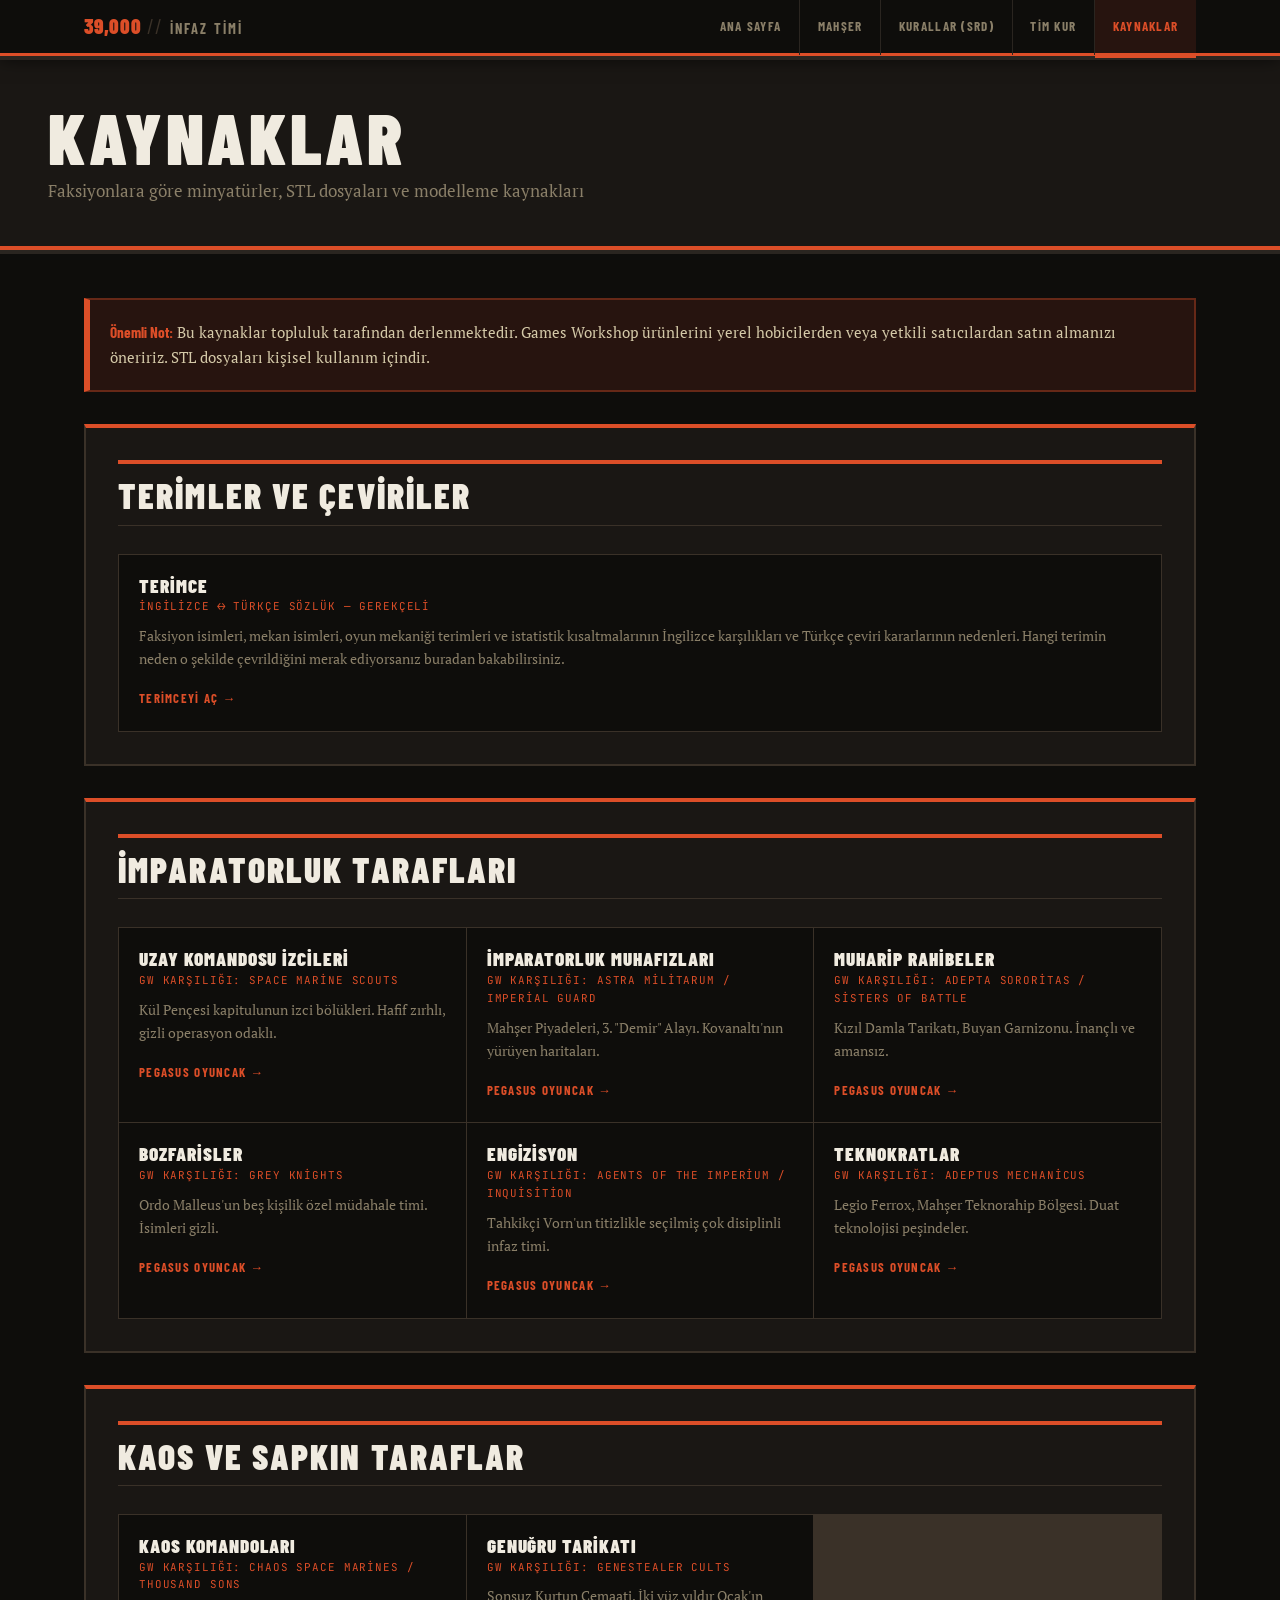
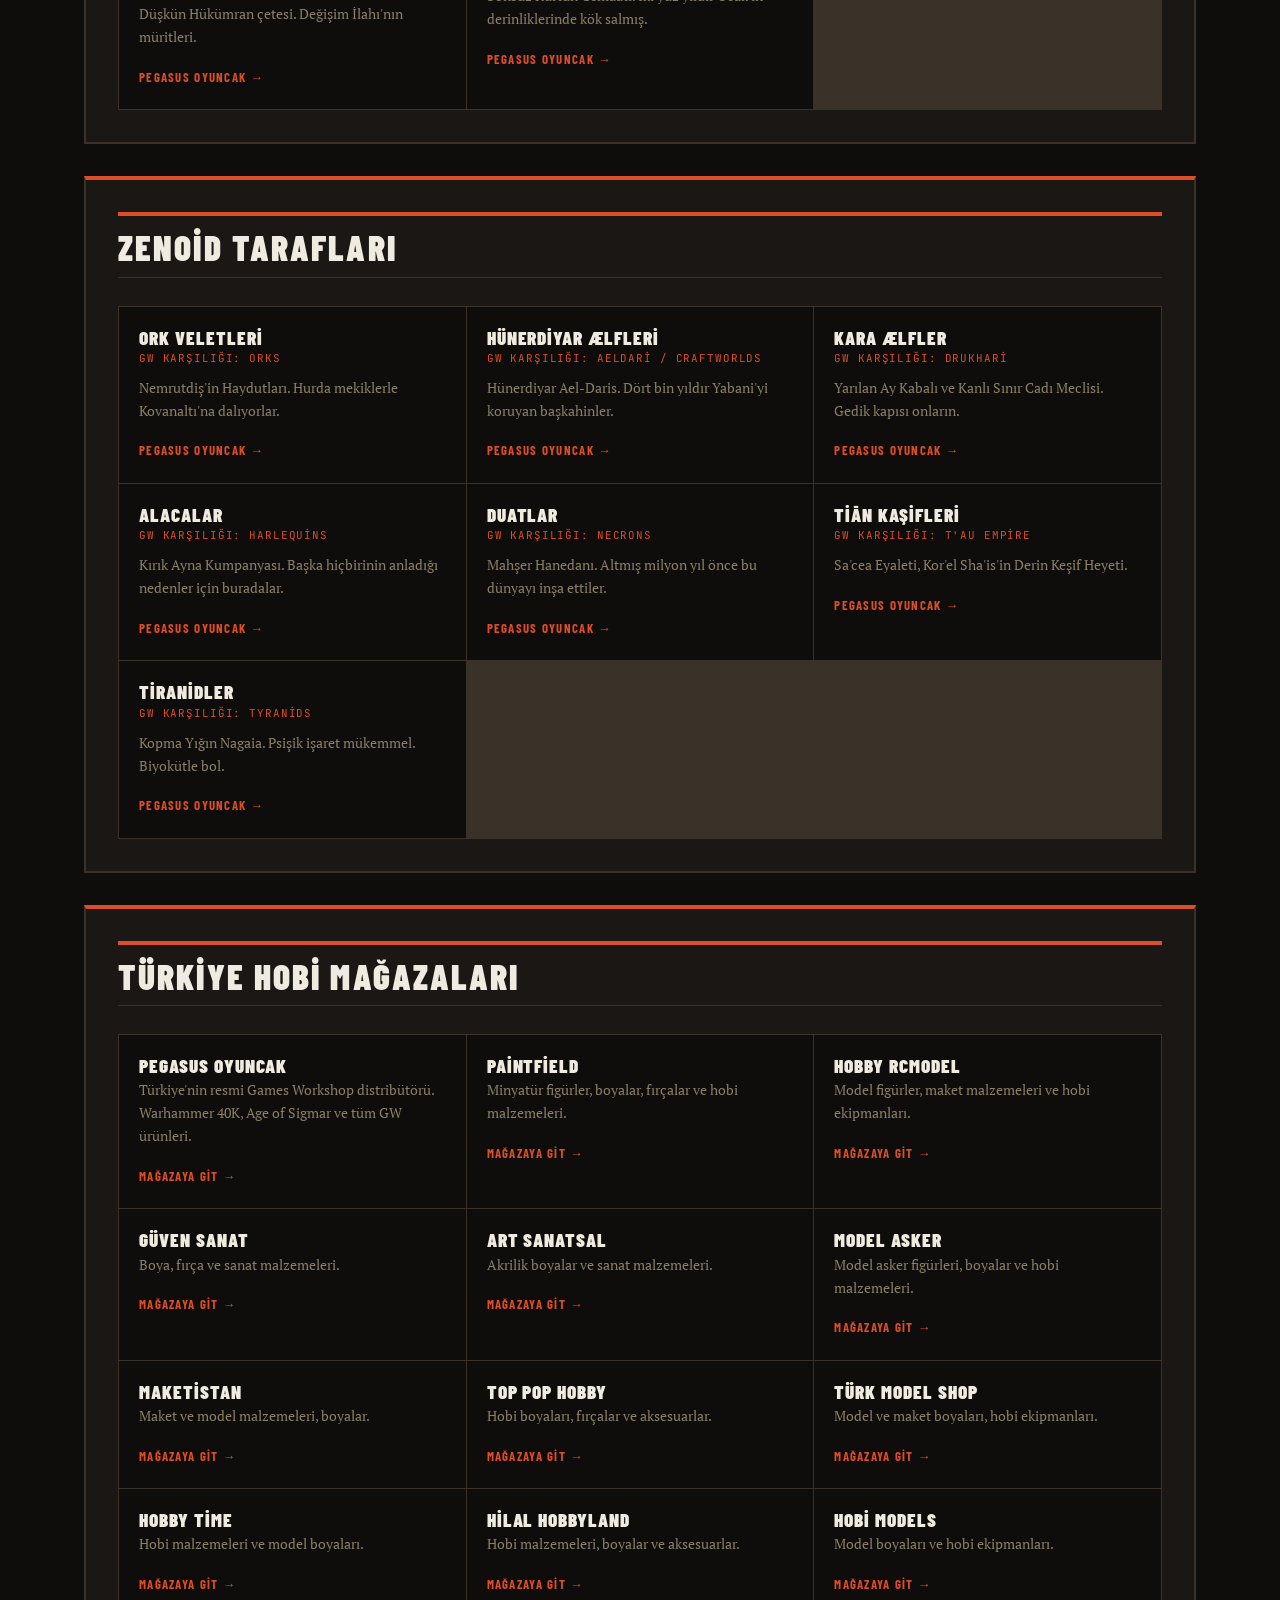
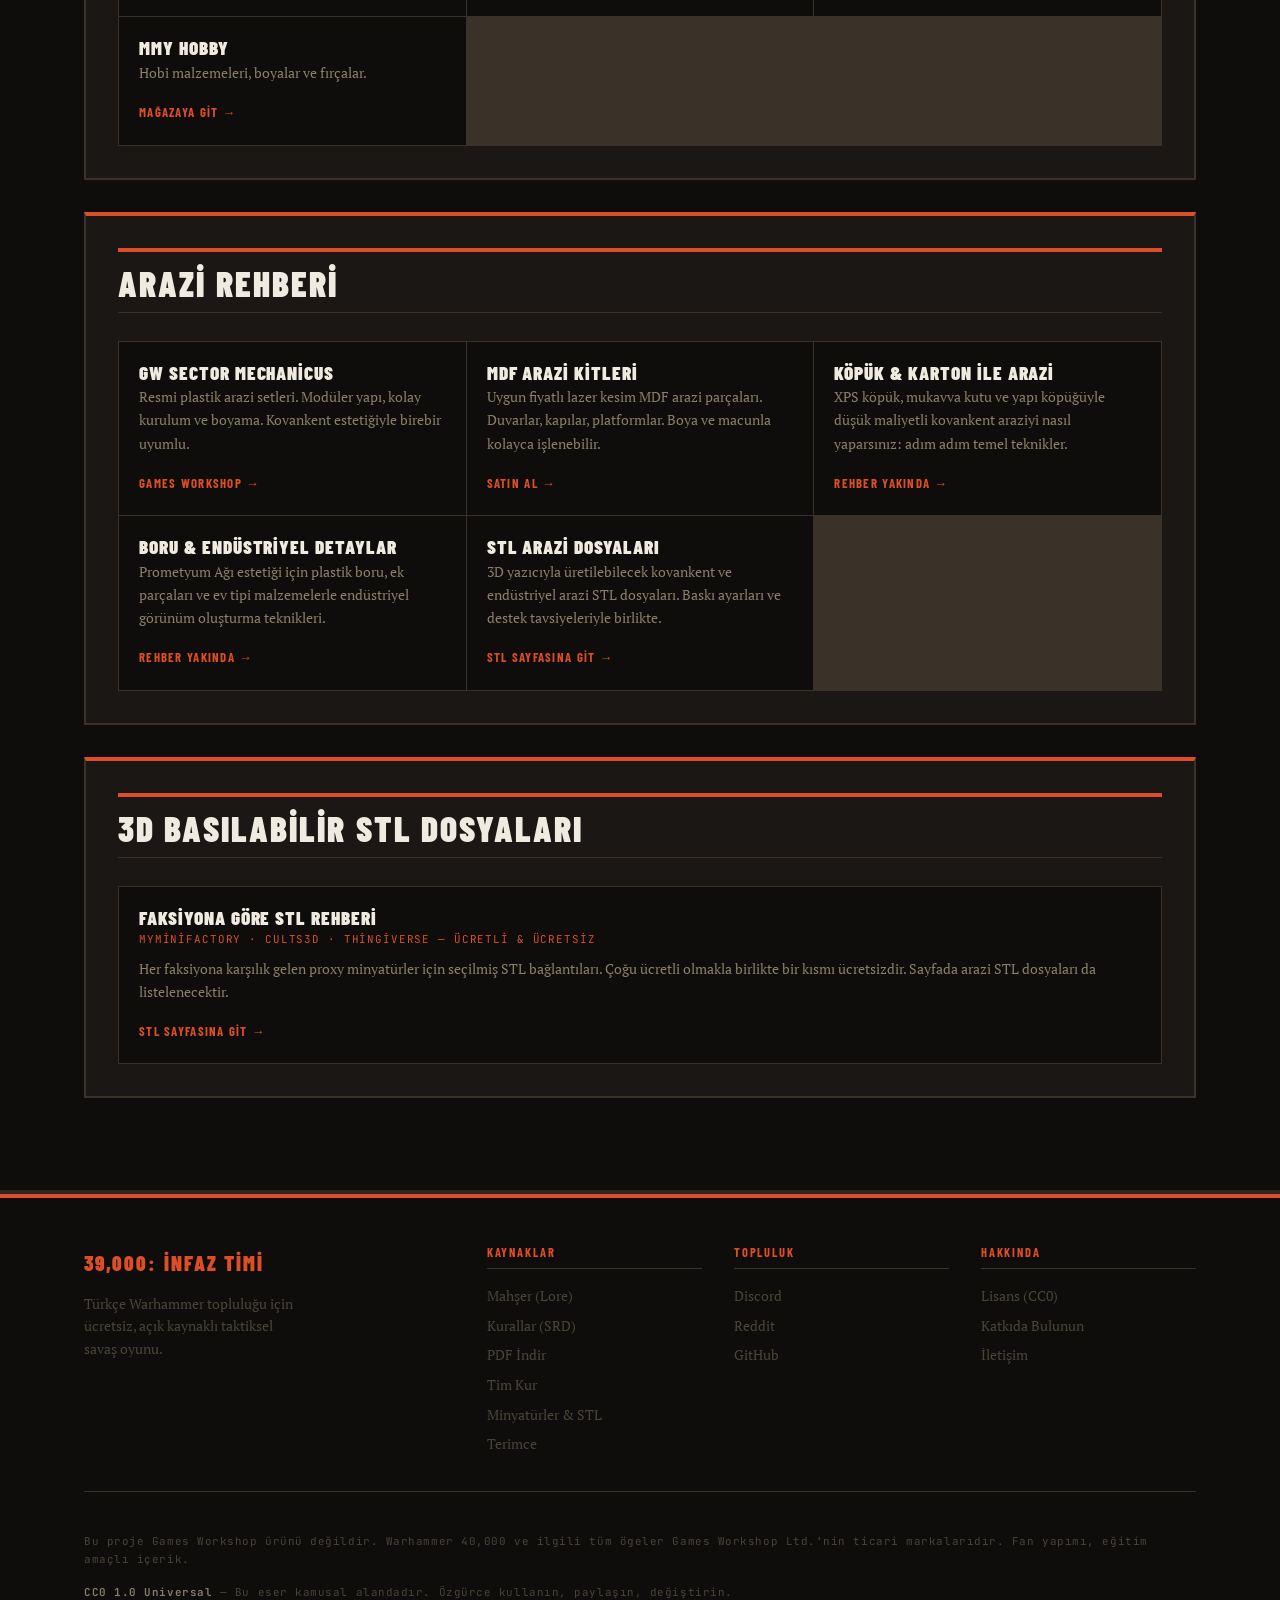
<file: kaynaklar.html>
<!DOCTYPE html>
<html lang="tr">
<head>
    <meta charset="UTF-8">
    <meta name="viewport" content="width=device-width, initial-scale=1.0">
    <title>Kaynaklar - 39,000: İnfaz Timi</title>
    <link rel="stylesheet" href="style.css">
    <link rel="preconnect" href="https://fonts.googleapis.com">
    <link rel="preconnect" href="https://fonts.gstatic.com" crossorigin>
    <link href="https://fonts.googleapis.com/css2?family=Barlow+Condensed:wght@600;700;900&family=PT+Serif:wght@400;700&family=JetBrains+Mono:wght@400;600&display=swap" rel="stylesheet">
    <style>
        .resources-header {
            text-align: left;
            margin-bottom: 3rem;
            padding-top: 1rem;
            border-top: 4px solid var(--ember);
            border-bottom: 1px solid var(--ink-rule);
            padding-bottom: 0.75rem;
        }
        .warning-box p { font-family: var(--font-body); font-size: 0.95rem; }
        .warning-box strong { font-family: var(--font-display); color: var(--ember); }
    </style>
</head>
<body class="resources-page">
    <nav class="main-nav">
        <div class="nav-container">
            <div class="nav-brand">
                <span class="nav-number">39,000</span>
                <span class="nav-title">İNFAZ TİMİ</span>
            </div>
            <div class="nav-links">
                <a href="index.html" class="nav-link">Ana Sayfa</a>
                <a href="mahser.html" class="nav-link">Mahşer</a>
                <a href="srd.html" class="nav-link">Kurallar (SRD)</a>
                <a href="tim-kur.html" class="nav-link">Tim Kur</a>
                <a href="kaynaklar.html" class="nav-link active">Kaynaklar</a>
            </div>
            <button class="nav-toggle" aria-label="Menüyü aç/kapat">
                <span></span><span></span><span></span>
            </button>
        </div>
    </nav>

    <header class="page-header">
        <h1 class="page-header__title">KAYNAKLAR</h1>
        <p class="page-header__sub">Faksiyonlara göre minyatürler, STL dosyaları ve modelleme kaynakları</p>
    </header>

    <main class="resources-container">

        <div class="warning-box">
            <p><strong>Önemli Not:</strong> Bu kaynaklar topluluk tarafından derlenmektedir.
            Games Workshop ürünlerini yerel hobicilerden veya yetkili satıcılardan satın almanızı öneririz.
            STL dosyaları kişisel kullanım içindir.</p>
        </div>

        <!-- ===== TERİMCE ===== -->
        <div class="resource-section">
            <h2 class="section-title">Terimler ve Çeviriler</h2>
            <div class="resource-grid">
                <div class="resource-card" style="grid-column: 1 / -1;">
                    <h3>Terimce</h3>
                    <div class="rc-sub">İngilizce ↔ Türkçe Sözlük — Gerekçeli</div>
                    <p>Faksiyon isimleri, mekan isimleri, oyun mekaniği terimleri ve istatistik kısaltmalarının İngilizce karşılıkları ve Türkçe çeviri kararlarının nedenleri. Hangi terimin neden o şekilde çevrildiğini merak ediyorsanız buradan bakabilirsiniz.</p>
                    <a href="terimce.html" class="resource-link">Terimceyi Aç →</a>
                </div>
            </div>
        </div>

        <!-- ===== İMPARATORLUK TARAFLARI ===== -->
        <div class="resource-section">
            <h2 class="section-title">İmparatorluk Tarafları</h2>
            <div class="resource-grid">
                <div class="resource-card">
                    <h3>Uzay Komandosu İzcileri</h3>
                    <div class="rc-sub">GW Karşılığı: Space Marine Scouts</div>
                    <p>Kül Pençesi kapitulunun izci bölükleri. Hafif zırhlı, gizli operasyon odaklı.</p>
                    <a href="https://www.pegasusoyuncak.com/urunler/kill-team-wolf-scouts/" class="resource-link" target="_blank">Pegasus Oyuncak →</a>
                </div>
                <div class="resource-card">
                    <h3>İmparatorluk Muhafızları</h3>
                    <div class="rc-sub">GW Karşılığı: Astra Militarum / Imperial Guard</div>
                    <p>Mahşer Piyadeleri, 3. "Demir" Alayı. Kovanaltı'nın yürüyen haritaları.</p>
                    <a href="https://www.pegasusoyuncak.com/urun-kategori/gamesworkshop/wh40k/armies-of-imperium/astra-militarum/" class="resource-link" target="_blank">Pegasus Oyuncak →</a>
                </div>
                <div class="resource-card">
                    <h3>Muharip Rahibeler</h3>
                    <div class="rc-sub">GW Karşılığı: Adepta Sororitas / Sisters of Battle</div>
                    <p>Kızıl Damla Tarikatı, Buyan Garnizonu. İnançlı ve amansız.</p>
                    <a href="https://www.pegasusoyuncak.com/urun-kategori/gamesworkshop/wh40k/armies-of-imperium/sisters-of-battle/" class="resource-link" target="_blank">Pegasus Oyuncak →</a>
                </div>
                <div class="resource-card">
                    <h3>Bozfarisler</h3>
                    <div class="rc-sub">GW Karşılığı: Grey Knights</div>
                    <p>Ordo Malleus'un beş kişilik özel müdahale timi. İsimleri gizli.</p>
                    <a href="https://www.pegasusoyuncak.com/urun-kategori/gamesworkshop/wh40k/space-marines/grey-knights/" class="resource-link" target="_blank">Pegasus Oyuncak →</a>
                </div>
                <div class="resource-card">
                    <h3>Engizisyon</h3>
                    <div class="rc-sub">GW Karşılığı: Agents of the Imperium / Inquisition</div>
                    <p>Tahkikçi Vorn'un titizlikle seçilmiş çok disiplinli infaz timi.</p>
                    <a href="https://www.pegasusoyuncak.com/urun-kategori/gamesworkshop/wh40k/armies-of-imperium/imperial-agents/" class="resource-link" target="_blank">Pegasus Oyuncak →</a>
                </div>
                <div class="resource-card">
                    <h3>Teknokratlar</h3>
                    <div class="rc-sub">GW Karşılığı: Adeptus Mechanicus</div>
                    <p>Legio Ferrox, Mahşer Teknorahip Bölgesi. Duat teknolojisi peşindeler.</p>
                    <a href="https://www.pegasusoyuncak.com/urun-kategori/gamesworkshop/wh40k/armies-of-imperium/adeptus-mechanicus/" class="resource-link" target="_blank">Pegasus Oyuncak →</a>
                </div>
            </div>
        </div>

        <!-- ===== KAOS / SAPKIN TARAFLAR ===== -->
        <div class="resource-section">
            <h2 class="section-title">Kaos ve Sapkın Taraflar</h2>
            <div class="resource-grid">
                <div class="resource-card">
                    <h3>Kaos Komandoları</h3>
                    <div class="rc-sub">GW Karşılığı: Chaos Space Marines / Thousand Sons</div>
                    <p>Düşkün Hükümran çetesi. Değişim İlahı'nın müritleri.</p>
                    <a href="https://www.pegasusoyuncak.com/urun-kategori/gamesworkshop/wh40k/armies-of-chaos/" class="resource-link" target="_blank">Pegasus Oyuncak →</a>
                </div>
                <div class="resource-card">
                    <h3>Genuğru Tarikatı</h3>
                    <div class="rc-sub">GW Karşılığı: Genestealer Cults</div>
                    <p>Sonsuz Kurtun Cemaati. İki yüz yıldır Ocak'ın derinliklerinde kök salmış.</p>
                    <a href="https://www.pegasusoyuncak.com/" class="resource-link" target="_blank">Pegasus Oyuncak →</a>
                </div>
            </div>
        </div>

        <!-- ===== XENOS TARAFLAR ===== -->
        <div class="resource-section">
            <h2 class="section-title">Zenoid Tarafları</h2>
            <div class="resource-grid">
                <div class="resource-card">
                    <h3>Ork Veletleri</h3>
                    <div class="rc-sub">GW Karşılığı: Orks</div>
                    <p>Nemrutdiş'in Haydutları. Hurda mekiklerle Kovanaltı'na dalıyorlar.</p>
                    <a href="https://www.pegasusoyuncak.com/urun-kategori/gamesworkshop/wh40k/xenos-armies/orks/" class="resource-link" target="_blank">Pegasus Oyuncak →</a>
                </div>
                <div class="resource-card">
                    <h3>Hünerdiyar Ælfleri</h3>
                    <div class="rc-sub">GW Karşılığı: Aeldari / Craftworlds</div>
                    <p>Hünerdiyar Ael-Daris. Dört bin yıldır Yabani'yi koruyan başkahinler.</p>
                    <a href="https://www.pegasusoyuncak.com/urun-kategori/gamesworkshop/wh40k/xenos-armies/aeldari/" class="resource-link" target="_blank">Pegasus Oyuncak →</a>
                </div>
                <div class="resource-card">
                    <h3>Kara Ælfler</h3>
                    <div class="rc-sub">GW Karşılığı: Drukhari</div>
                    <p>Yarılan Ay Kabalı ve Kanlı Sınır Cadı Meclisi. Gedik kapısı onların.</p>
                    <a href="https://www.pegasusoyuncak.com/urun-kategori/gamesworkshop/wh40k/xenos-armies/drukhari/" class="resource-link" target="_blank">Pegasus Oyuncak →</a>
                </div>
                <div class="resource-card">
                    <h3>Alacalar</h3>
                    <div class="rc-sub">GW Karşılığı: Harlequins</div>
                    <p>Kırık Ayna Kumpanyası. Başka hiçbirinin anladığı nedenler için buradalar.</p>
                    <a href="https://www.pegasusoyuncak.com/" class="resource-link" target="_blank">Pegasus Oyuncak →</a>
                </div>
                <div class="resource-card">
                    <h3>Duatlar</h3>
                    <div class="rc-sub">GW Karşılığı: Necrons</div>
                    <p>Mahşer Hanedanı. Altmış milyon yıl önce bu dünyayı inşa ettiler.</p>
                    <a href="https://www.pegasusoyuncak.com/urun-kategori/gamesworkshop/wh40k/xenos-armies/necrons/" class="resource-link" target="_blank">Pegasus Oyuncak →</a>
                </div>
                <div class="resource-card">
                    <h3>Tiān Kaşifleri</h3>
                    <div class="rc-sub">GW Karşılığı: T'au Empire</div>
                    <p>Sa'cea Eyaleti, Kor'el Sha'is'in Derin Keşif Heyeti.</p>
                    <a href="https://www.pegasusoyuncak.com/urun-kategori/gamesworkshop/wh40k/xenos-armies/tau-empire/" class="resource-link" target="_blank">Pegasus Oyuncak →</a>
                </div>
                <div class="resource-card">
                    <h3>Tiranidler</h3>
                    <div class="rc-sub">GW Karşılığı: Tyranids</div>
                    <p>Kopma Yığın Nagaia. Psişik işaret mükemmel. Biyokütle bol.</p>
                    <a href="https://www.pegasusoyuncak.com/urun-kategori/gamesworkshop/wh40k/xenos-armies/tyranids/" class="resource-link" target="_blank">Pegasus Oyuncak →</a>
                </div>
            </div>
        </div>

        <!-- ===== HOBİ MAĞAZALARI ===== -->
        <div class="resource-section">
            <h2 class="section-title">Türkiye Hobi Mağazaları</h2>
            <div class="resource-grid">
                <div class="resource-card">
                    <h3>Pegasus Oyuncak</h3>
                    <p>Türkiye'nin resmi Games Workshop distribütörü. Warhammer 40K, Age of Sigmar ve tüm GW ürünleri.</p>
                    <a href="https://www.pegasusoyuncak.com/" class="resource-link" target="_blank">Mağazaya Git →</a>
                </div>
                <div class="resource-card">
                    <h3>Paintfield</h3>
                    <p>Minyatür figürler, boyalar, fırçalar ve hobi malzemeleri.</p>
                    <a href="https://paintfield.com.tr/" class="resource-link" target="_blank">Mağazaya Git →</a>
                </div>
                <div class="resource-card">
                    <h3>Hobby RCModel</h3>
                    <p>Model figürler, maket malzemeleri ve hobi ekipmanları.</p>
                    <a href="https://www.hobbyrcmodels.com/" class="resource-link" target="_blank">Mağazaya Git →</a>
                </div>
                <div class="resource-card">
                    <h3>Güven Sanat</h3>
                    <p>Boya, fırça ve sanat malzemeleri.</p>
                    <a href="https://www.guvensanat.com/" class="resource-link" target="_blank">Mağazaya Git →</a>
                </div>
                <div class="resource-card">
                    <h3>Art Sanatsal</h3>
                    <p>Akrilik boyalar ve sanat malzemeleri.</p>
                    <a href="https://artsanatsal.com.tr/" class="resource-link" target="_blank">Mağazaya Git →</a>
                </div>
                <div class="resource-card">
                    <h3>Model Asker</h3>
                    <p>Model asker figürleri, boyalar ve hobi malzemeleri.</p>
                    <a href="https://www.modelasker.com/" class="resource-link" target="_blank">Mağazaya Git →</a>
                </div>
                <div class="resource-card">
                    <h3>Maketistan</h3>
                    <p>Maket ve model malzemeleri, boyalar.</p>
                    <a href="https://www.maketistan.com/" class="resource-link" target="_blank">Mağazaya Git →</a>
                </div>
                <div class="resource-card">
                    <h3>Top Pop Hobby</h3>
                    <p>Hobi boyaları, fırçalar ve aksesuarlar.</p>
                    <a href="https://www.toppophobby.com/" class="resource-link" target="_blank">Mağazaya Git →</a>
                </div>
                <div class="resource-card">
                    <h3>Türk Model Shop</h3>
                    <p>Model ve maket boyaları, hobi ekipmanları.</p>
                    <a href="https://www.turkmodelshop.com/" class="resource-link" target="_blank">Mağazaya Git →</a>
                </div>
                <div class="resource-card">
                    <h3>Hobby Time</h3>
                    <p>Hobi malzemeleri ve model boyaları.</p>
                    <a href="https://www.hobbytime.com.tr/" class="resource-link" target="_blank">Mağazaya Git →</a>
                </div>
                <div class="resource-card">
                    <h3>Hilal Hobbyland</h3>
                    <p>Hobi malzemeleri, boyalar ve aksesuarlar.</p>
                    <a href="https://www.hilalhobbyland.com.tr/" class="resource-link" target="_blank">Mağazaya Git →</a>
                </div>
                <div class="resource-card">
                    <h3>Hobi Models</h3>
                    <p>Model boyaları ve hobi ekipmanları.</p>
                    <a href="https://www.hobimodels.com/" class="resource-link" target="_blank">Mağazaya Git →</a>
                </div>
                <div class="resource-card">
                    <h3>MMY Hobby</h3>
                    <p>Hobi malzemeleri, boyalar ve fırçalar.</p>
                    <a href="https://www.mmyhobby.com/" class="resource-link" target="_blank">Mağazaya Git →</a>
                </div>
            </div>
        </div>

        <!-- ===== ARAZİ REHBERİ ===== -->
        <div class="resource-section">
            <h2 class="section-title">Arazi Rehberi</h2>
            <div class="resource-grid">
                <div class="resource-card">
                    <h3>GW Sector Mechanicus</h3>
                    <p>Resmi plastik arazi setleri. Modüler yapı, kolay kurulum ve boyama. Kovankent estetiğiyle birebir uyumlu.</p>
                    <a href="https://www.games-workshop.com/en-GB/Warhammer-40-000?N=2562756967+2702899724" class="resource-link" target="_blank">Games Workshop →</a>
                </div>
                <div class="resource-card">
                    <h3>MDF Arazi Kitleri</h3>
                    <p>Uygun fiyatlı lazer kesim MDF arazi parçaları. Duvarlar, kapılar, platformlar. Boya ve macunla kolayca işlenebilir.</p>
                    <a href="#" class="resource-link">Satın Al →</a>
                </div>
                <div class="resource-card">
                    <h3>Köpük & Karton ile Arazi</h3>
                    <p>XPS köpük, mukavva kutu ve yapı köpüğüyle düşük maliyetli kovankent araziyi nasıl yaparsınız: adım adım temel teknikler.</p>
                    <a href="#" class="resource-link">Rehber Yakında →</a>
                </div>
                <div class="resource-card">
                    <h3>Boru & Endüstriyel Detaylar</h3>
                    <p>Prometyum Ağı estetiği için plastik boru, ek parçaları ve ev tipi malzemelerle endüstriyel görünüm oluşturma teknikleri.</p>
                    <a href="#" class="resource-link">Rehber Yakında →</a>
                </div>
                <div class="resource-card">
                    <h3>STL Arazi Dosyaları</h3>
                    <p>3D yazıcıyla üretilebilecek kovankent ve endüstriyel arazi STL dosyaları. Baskı ayarları ve destek tavsiyeleriyle birlikte.</p>
                    <a href="stl.html#arazi" class="resource-link">STL Sayfasına Git →</a>
                </div>
            </div>
        </div>

        <!-- ===== 3D BASKI STL ===== -->
        <div class="resource-section">
            <h2 class="section-title">3D Basılabilir STL Dosyaları</h2>
            <div class="resource-grid">
                <div class="resource-card" style="grid-column: 1 / -1;">
                    <h3>Faksiyona Göre STL Rehberi</h3>
                    <div class="rc-sub">MyMiniFactory · Cults3D · Thingiverse — Ücretli & Ücretsiz</div>
                    <p>Her faksiyona karşılık gelen proxy minyatürler için seçilmiş STL bağlantıları. Çoğu ücretli olmakla birlikte bir kısmı ücretsizdir. Sayfada arazi STL dosyaları da listelenecektir.</p>
                    <a href="stl.html" class="resource-link">STL Sayfasına Git →</a>
                </div>
            </div>
        </div>

    </main>

    <footer class="main-footer">
        <div class="container">
            <div class="footer-content">
                <div class="footer-brand">
                    <div class="footer-logo">39,000: İNFAZ TİMİ</div>
                    <p class="footer-tagline">Türkçe Warhammer topluluğu için ücretsiz, açık kaynaklı taktiksel savaş oyunu.</p>
                </div>
                <div class="footer-links">
                    <div class="footer-column">
                        <h4 class="footer-heading">Kaynaklar</h4>
                        <a href="mahser.html">Mahşer (Lore)</a>
                        <a href="srd.html">Kurallar (SRD)</a>
                        <a href="39k-infaz-timi.pdf">PDF İndir</a>
                        <a href="tim-kur.html">Tim Kur</a>
                        <a href="kaynaklar.html">Minyatürler & STL</a>
                        <a href="terimce.html">Terimce</a>
                    </div>
                    <div class="footer-column">
                        <h4 class="footer-heading">Topluluk</h4>
                        <a href="https://discord.gg/x9WjgdqbX3">Discord</a>
                        <a href="https://www.reddit.com/r/Warhammer40KTR/">Reddit</a>
                        <a href="https://github.com/savasmasasi/infaztimi">GitHub</a>
                    </div>
                    <div class="footer-column">
                        <h4 class="footer-heading">Hakkında</h4>
                        <a href="https://creativecommons.org/publicdomain/zero/1.0/deed.tr">Lisans (CC0)</a>
                        <a href="#">Katkıda Bulunun</a>
                        <a href="mailto:savasmasasi@gmail.com">İletişim</a>
                    </div>
                </div>
            </div>
            <div class="footer-bottom">
                <p>Bu proje Games Workshop ürünü değildir. Warhammer 40,000 ve ilgili tüm ögeler Games Workshop Ltd.'nin ticari markalarıdır. Fan yapımı, eğitim amaçlı içerik.</p>
                <p class="footer-license"><strong>CC0 1.0 Universal</strong> — Bu eser kamusal alandadır. Özgürce kullanın, paylaşın, değiştirin.</p>
            </div>
        </div>
    </footer>
    <script src="app.js"></script>
</body>
</html>
</file>
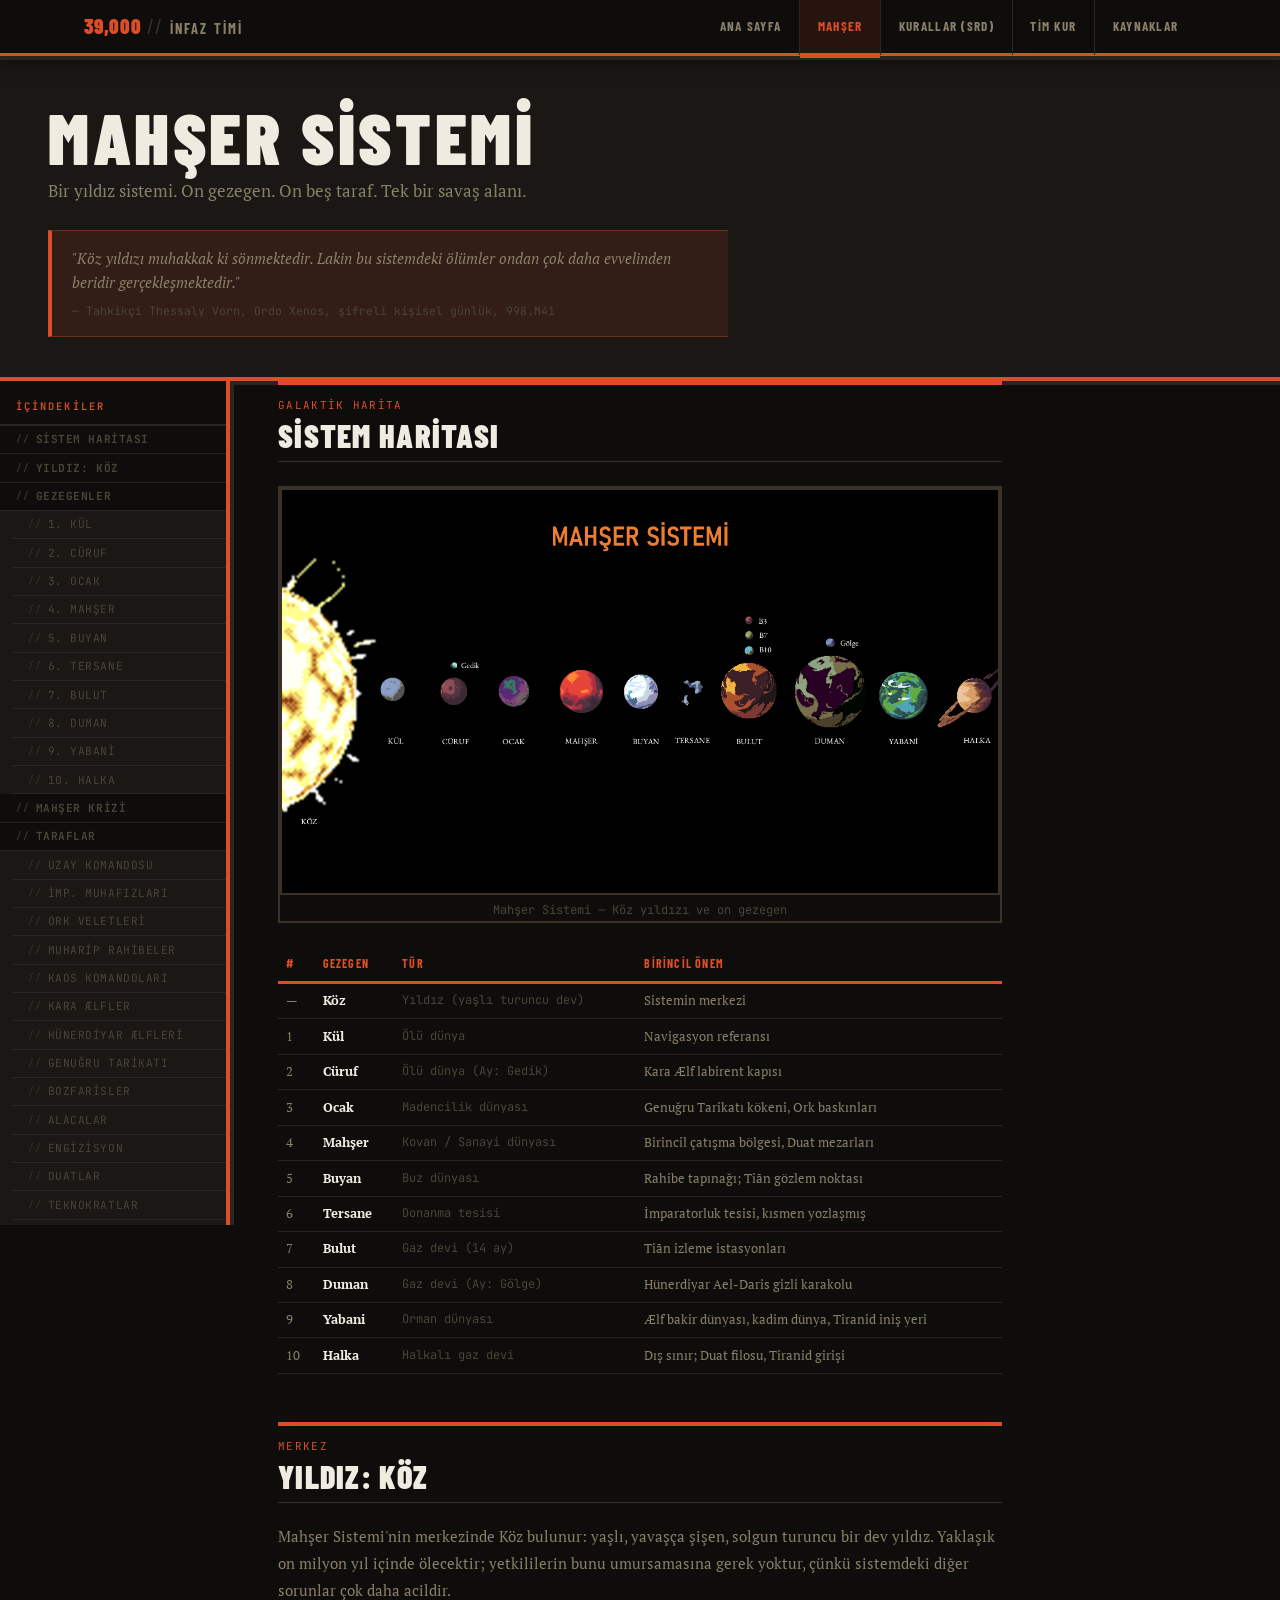
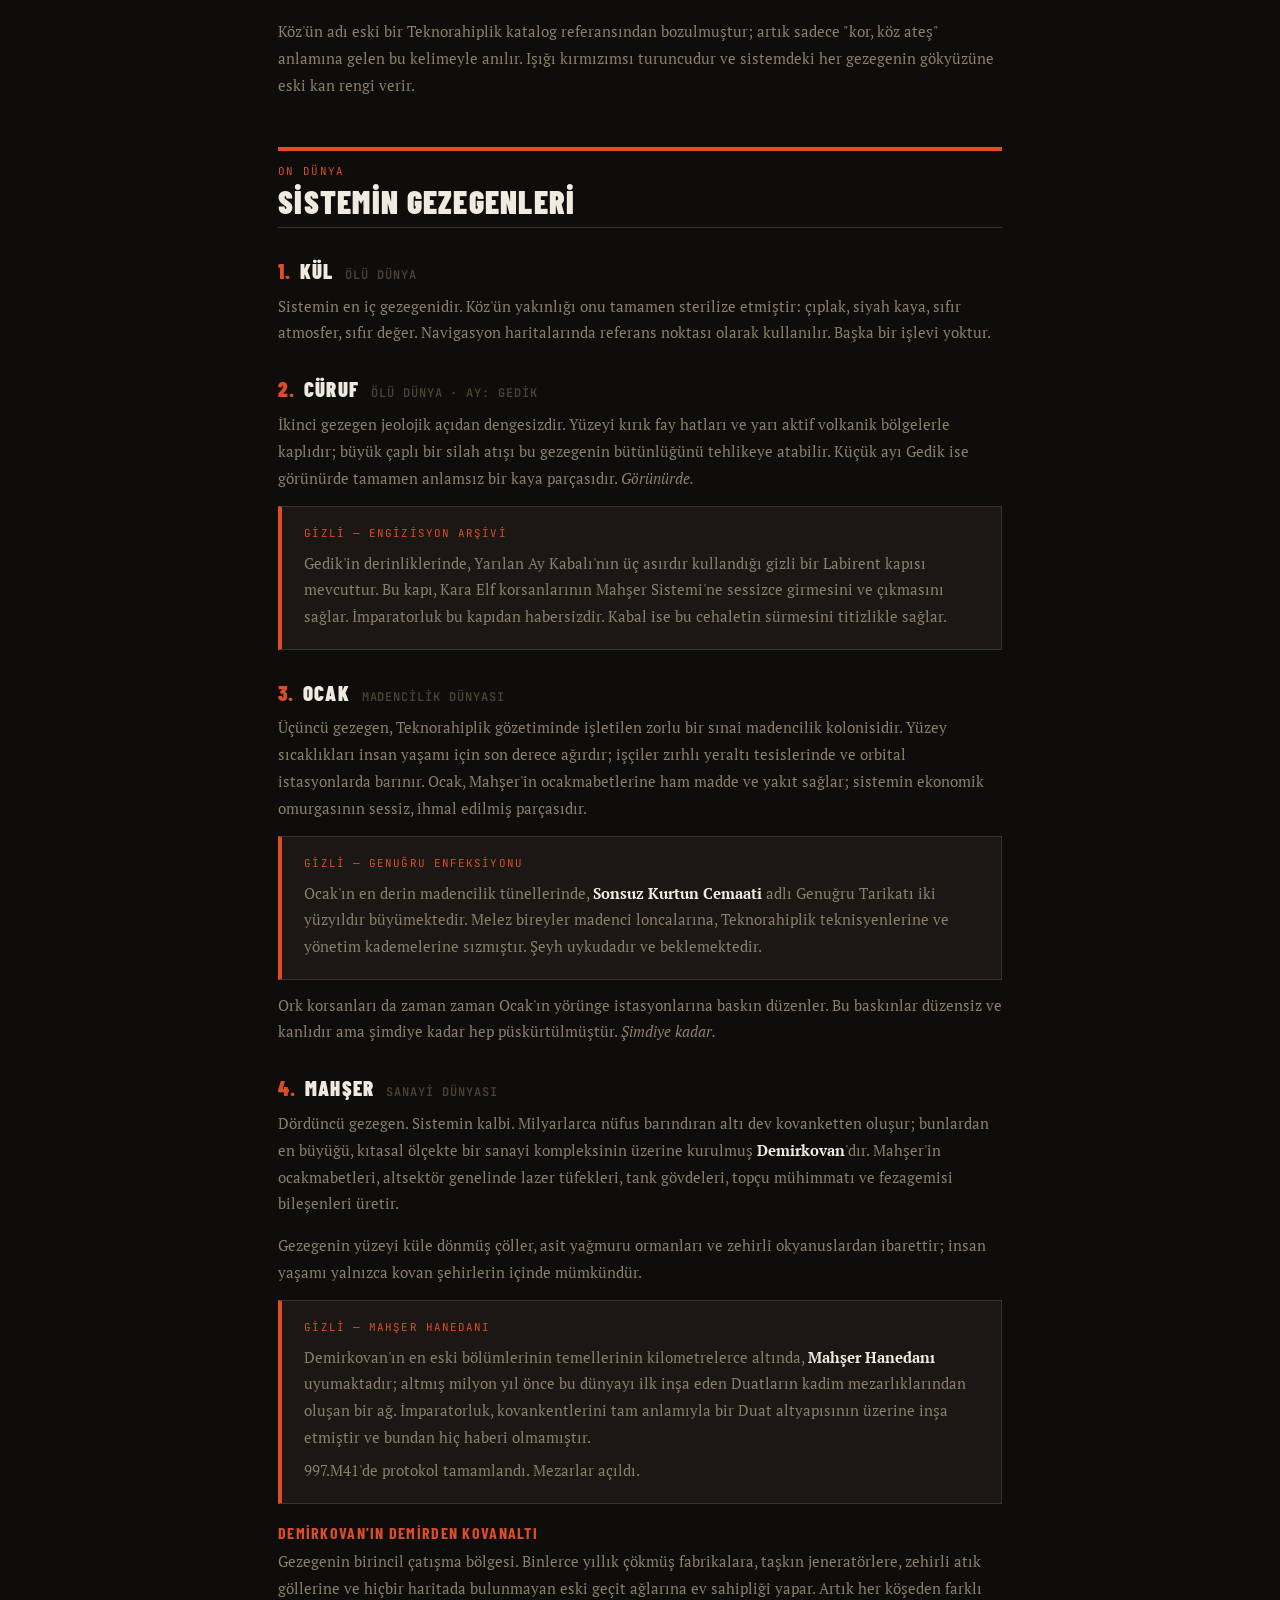
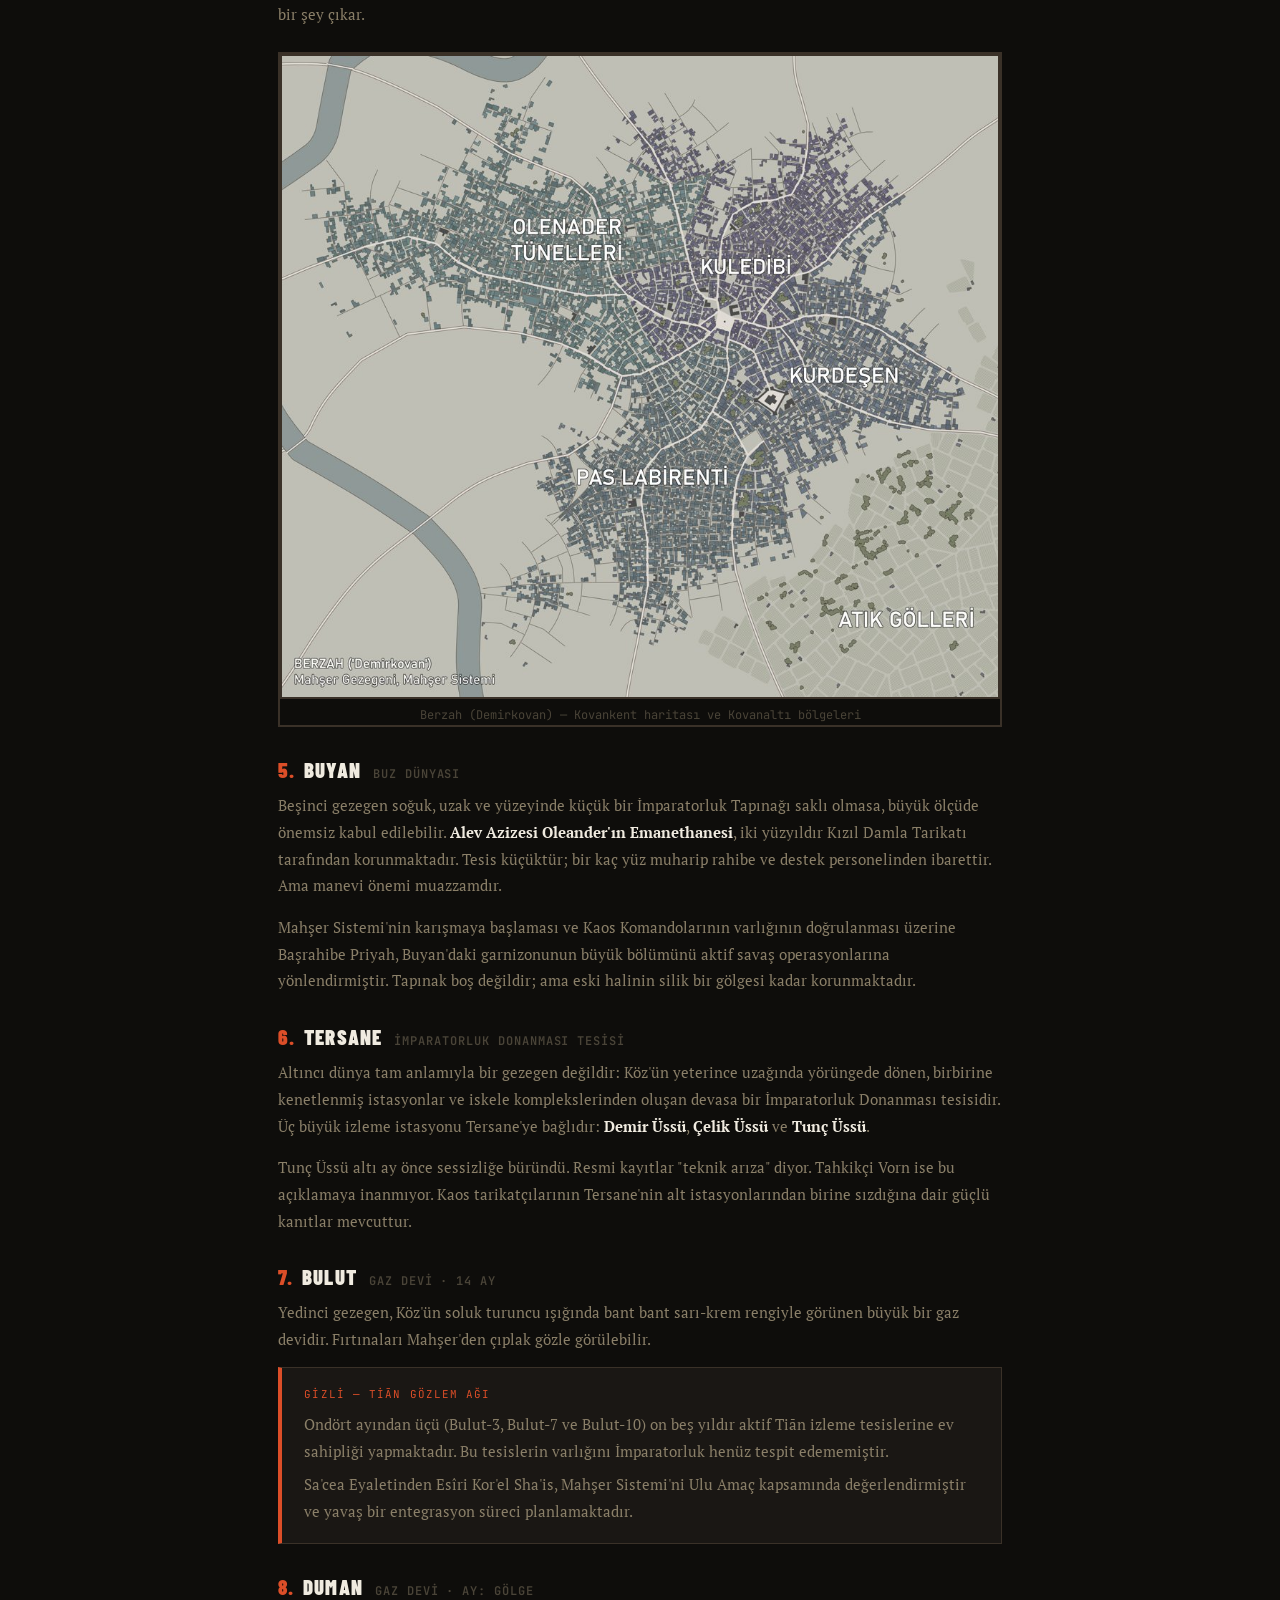
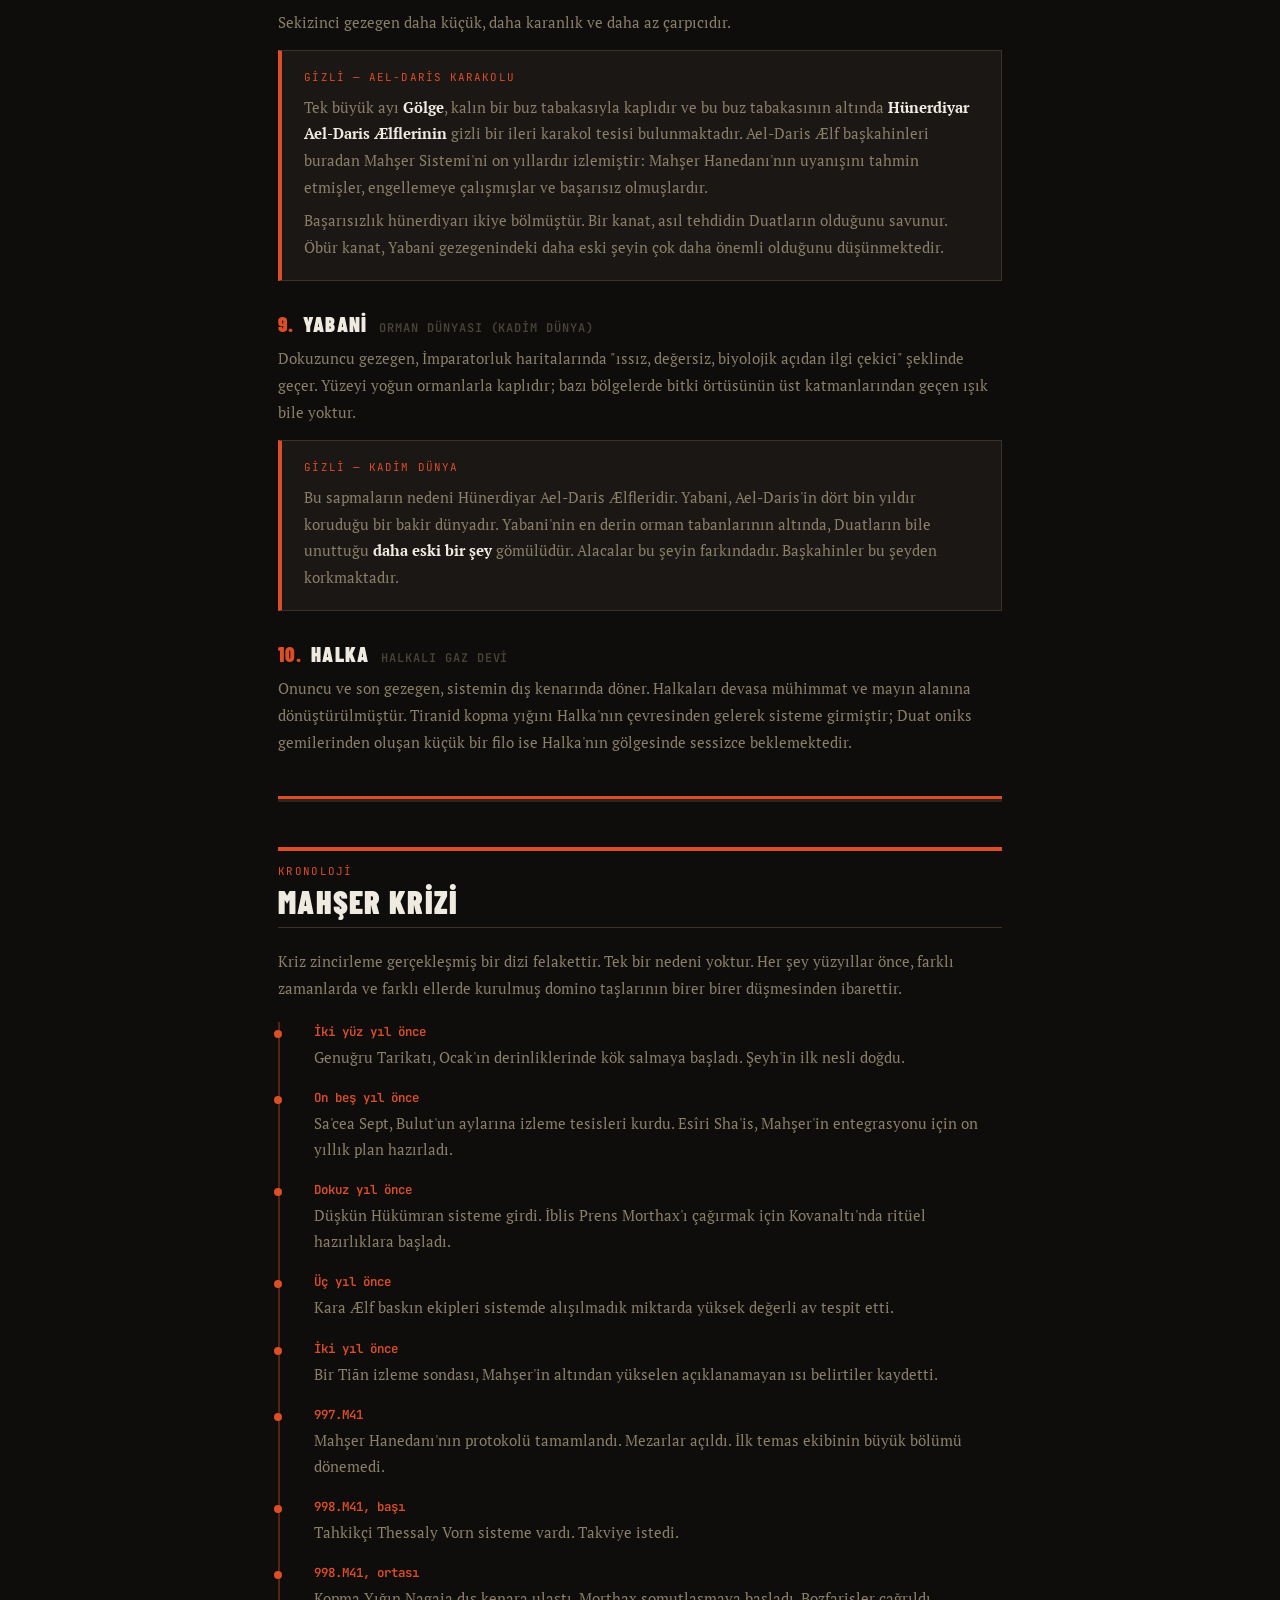
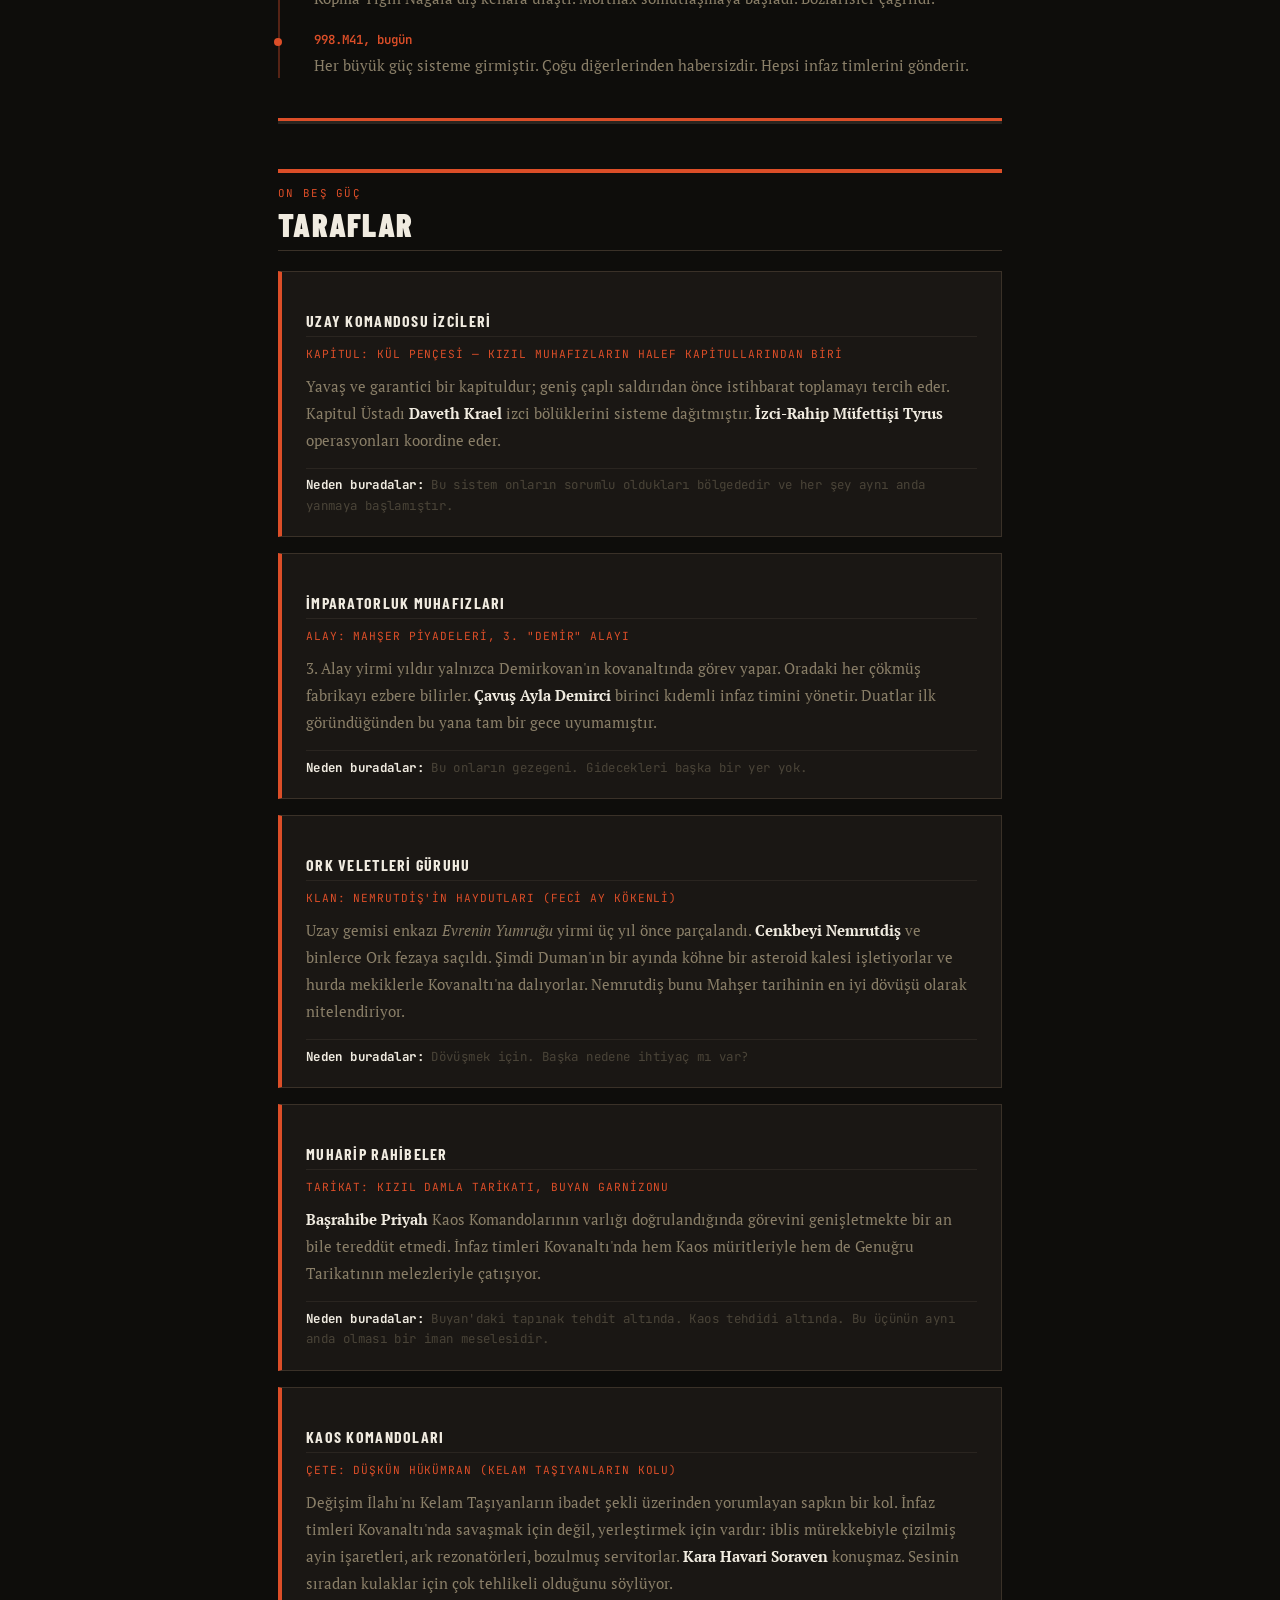
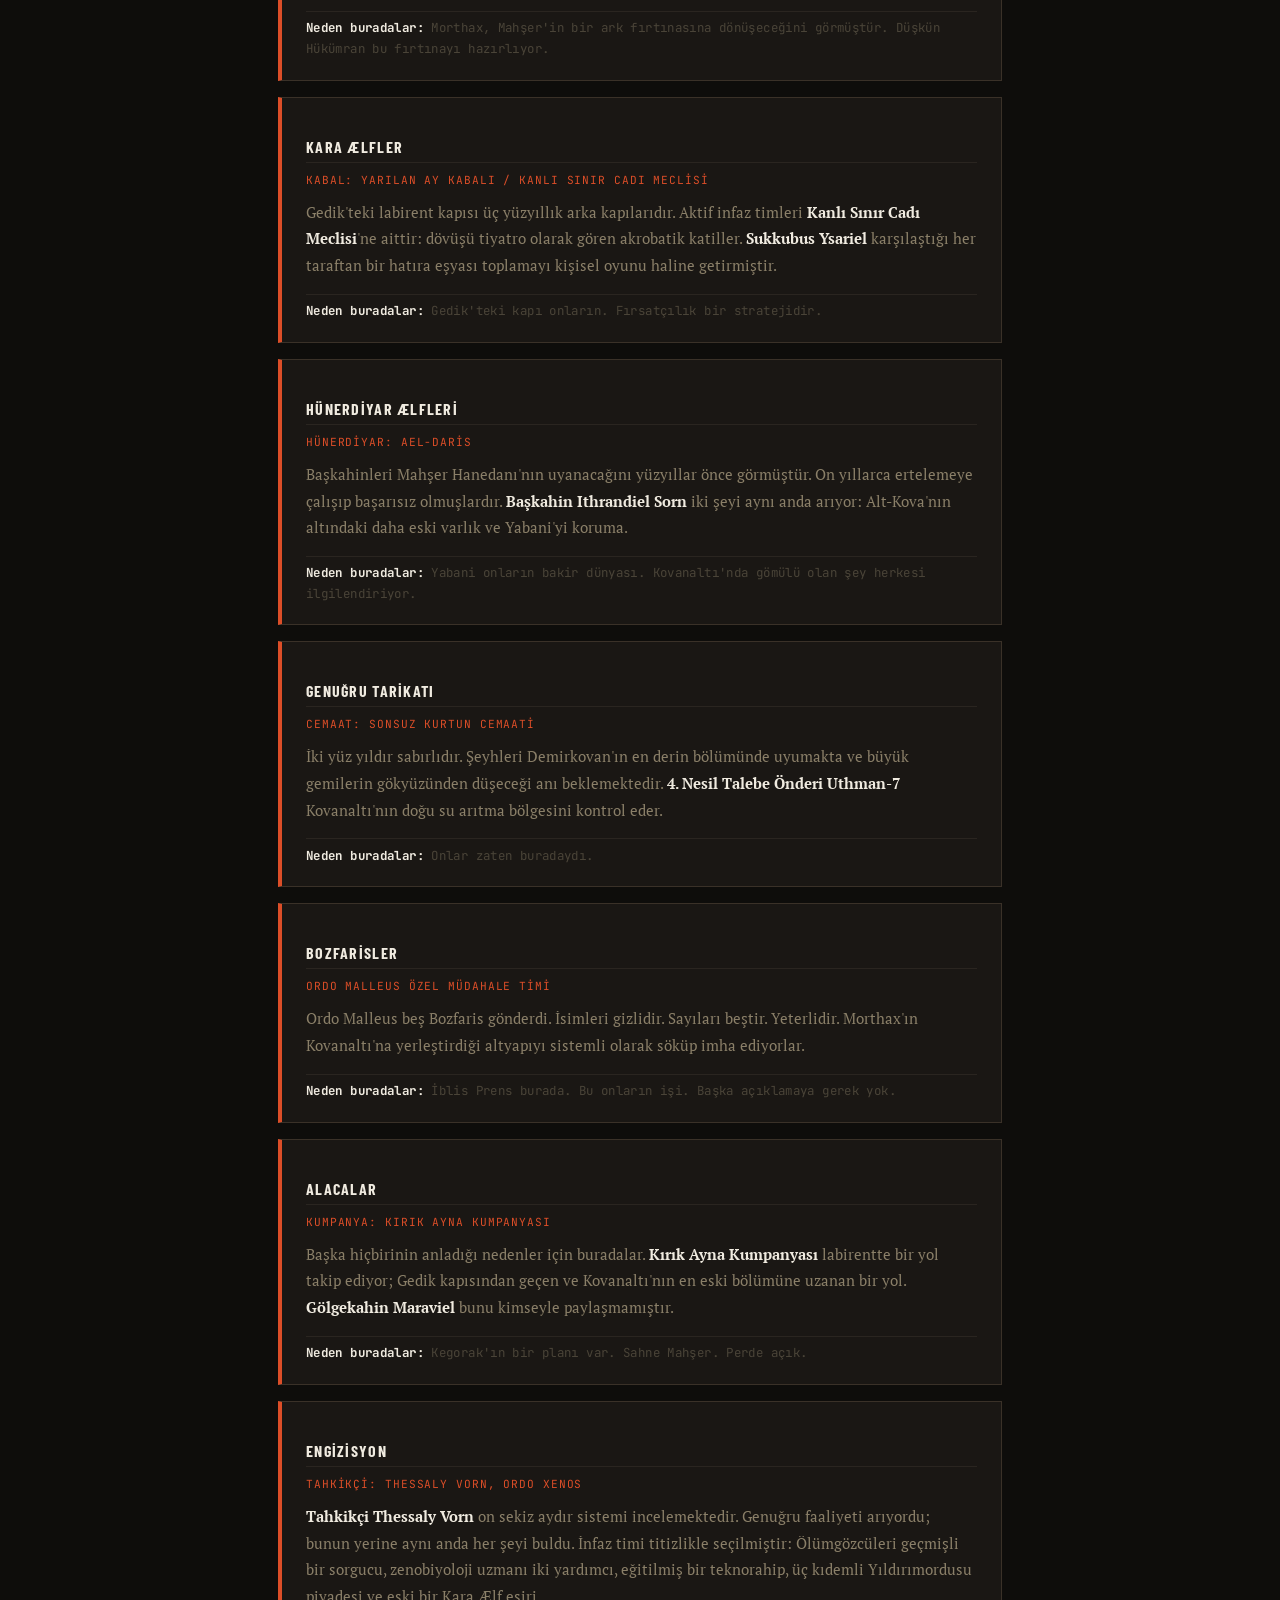
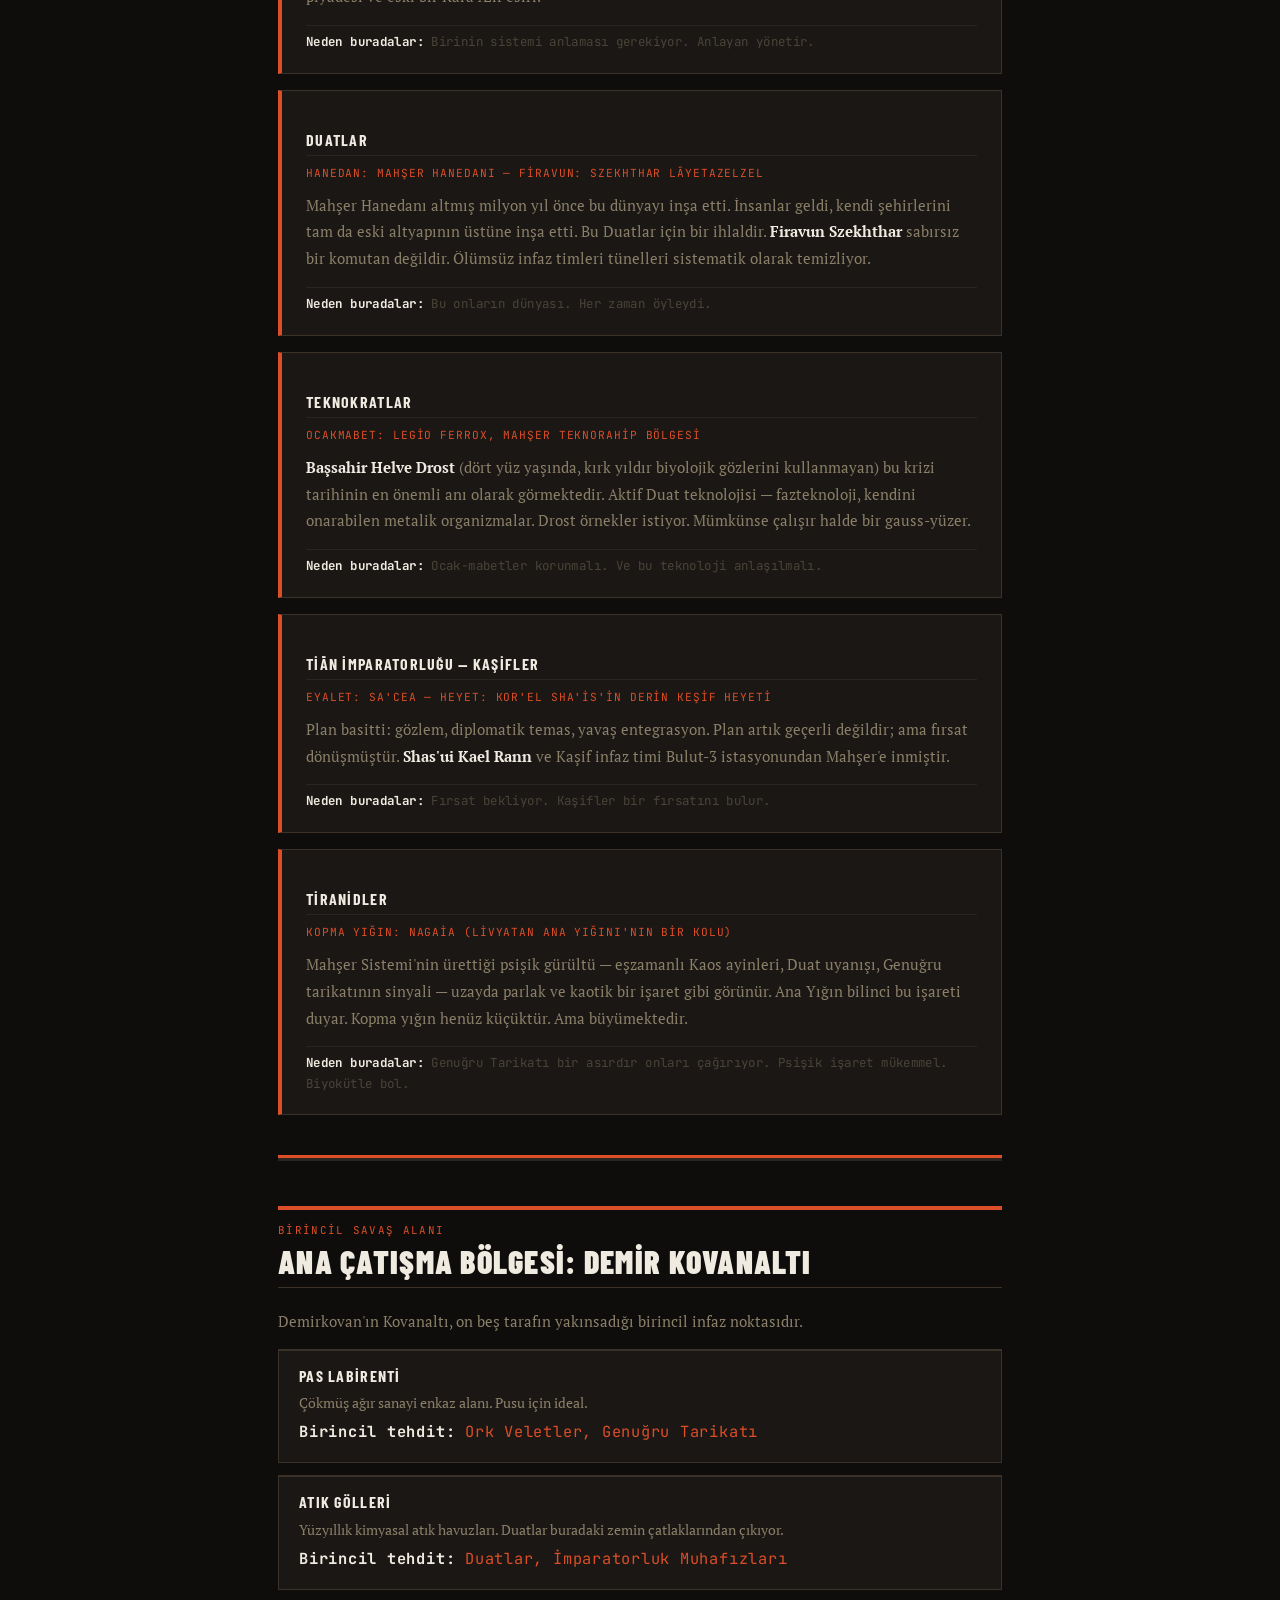
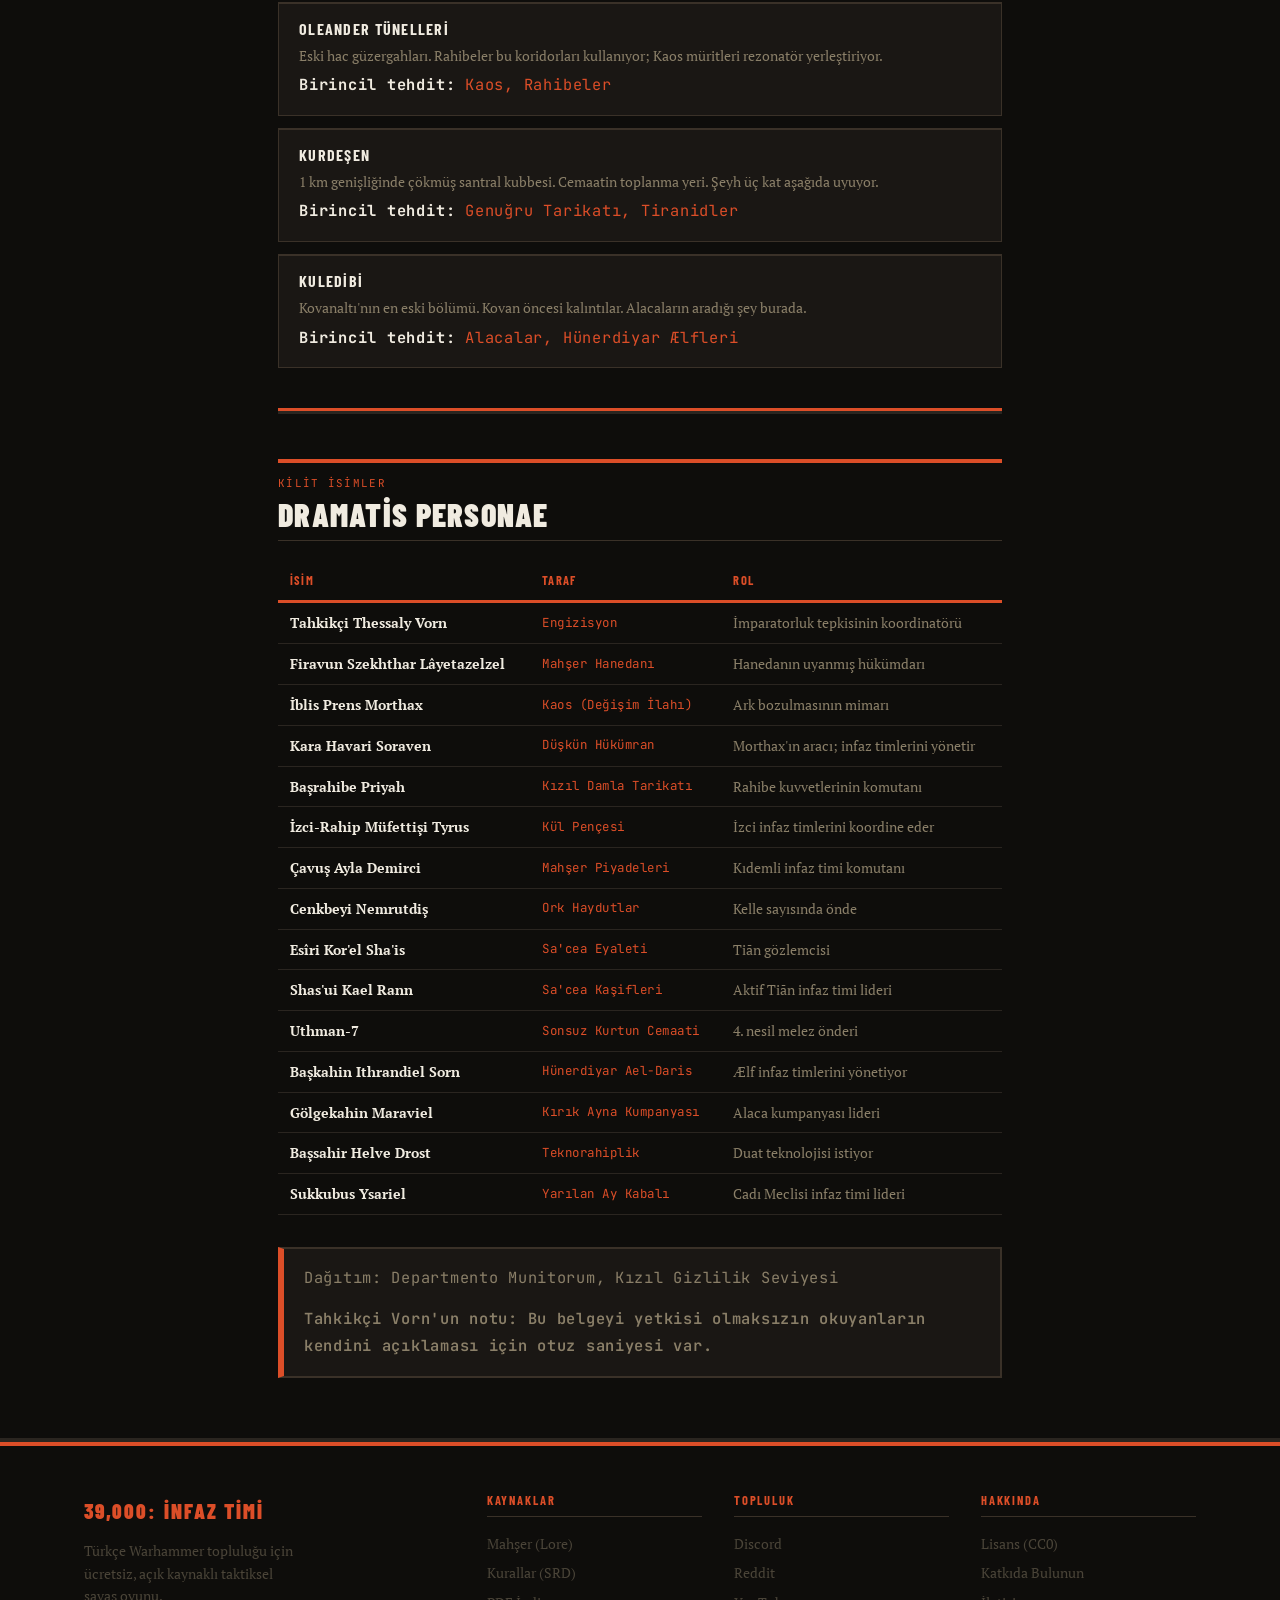
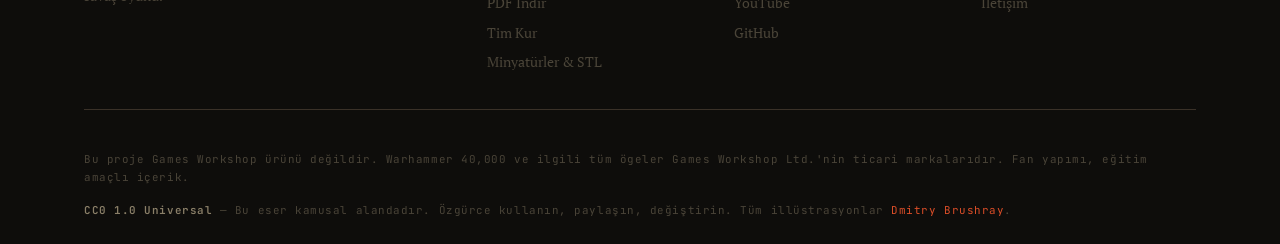
<file: mahser.html>
<!DOCTYPE html>
<html lang="tr">
<head>
    <meta charset="UTF-8">
    <meta name="viewport" content="width=device-width, initial-scale=1.0">
    <title>Mahşer Sistemi - 39,000: İnfaz Timi</title>
    <link rel="stylesheet" href="style.css">
    <link rel="preconnect" href="https://fonts.googleapis.com">
    <link rel="preconnect" href="https://fonts.gstatic.com" crossorigin>
    <link href="https://fonts.googleapis.com/css2?family=Barlow+Condensed:wght@600;700;900&family=PT+Serif:wght@400;700&family=JetBrains+Mono:wght@400;600&display=swap" rel="stylesheet">
    <style>
        /* All layout overrides — colours from style.css tokens */

        /* ===== PAGE LAYOUT ===== */
        .lore-layout {
            display: grid;
            grid-template-columns: var(--sidebar-w) 1fr;
            max-width: 100%;
        }

        /* ===== MAIN CONTENT ===== */
        .lore-main {
            padding: 0 3rem 4rem;
            max-width: 820px;
        }

        /* ===== IMAGES ===== */
        .lore-img { margin: 1.5rem 0; }
        .lore-img img {
            width: 100%;
            height: auto;
            border: 2px solid var(--ink-rule);
        }
        .lore-img figcaption {
            font-family: var(--font-mono);
            font-size: 0.75rem;
            color: var(--paper-ghost);
            text-align: center;
            margin-top: 0.4rem;
        }

        /* ===== SECRET / HIDDEN LORE ===== */
        .secret {
            background: var(--ink-raised);
            border: 1px solid var(--ink-rule);
            border-left: 4px solid var(--ember);
            padding: 1.15rem 1.4rem;
            margin: 0.75rem 0;
        }
        .secret .s-label {
            font-family: var(--font-mono);
            font-size: 0.68rem;
            color: var(--ember);
            letter-spacing: 0.1em;
            text-transform: uppercase;
            margin-bottom: 0.4rem;
        }
        .secret p { color: var(--paper-dim); margin-bottom: 0.4rem; }
        .secret p:last-child { margin-bottom: 0; }

        /* ===== TIMELINE ===== */
        .timeline {
            margin: 1.25rem 0;
            padding-left: 1.25rem;
            border-left: 2px solid var(--ember-rule);
        }
        .tl-entry {
            position: relative;
            margin-bottom: 1.1rem;
            padding-left: 0.9rem;
        }
        .tl-entry::before {
            content: '';
            position: absolute;
            left: -1.6rem;
            top: 0.5rem;
            width: 8px;
            height: 8px;
            background: var(--ember);
            border-radius: 50%;
        }
        .tl-date {
            font-family: var(--font-mono);
            font-size: 0.78rem;
            font-weight: 600;
            color: var(--ember);
            margin-bottom: 0.15rem;
        }
        .tl-entry p { font-size: 0.92rem; margin-bottom: 0; color: var(--paper-dim); }

        /* ===== SYSTEM TABLE ===== */
        .sys-tbl {
            width: 100%;
            border-collapse: collapse;
            margin: 1.25rem 0;
            font-size: 0.82rem;
        }
        .sys-tbl thead tr {
            background: var(--ink);
            border-bottom: 3px solid var(--ember);
        }
        .sys-tbl th {
            font-family: var(--font-display);
            font-weight: 700;
            text-align: left;
            padding: 0.45rem 0.5rem;
            letter-spacing: 0.1em;
            font-size: 0.75rem;
            text-transform: uppercase;
            color: var(--ember);
        }
        .sys-tbl td {
            padding: 0.4rem 0.5rem;
            border-bottom: 1px solid var(--ink-edge);
            color: var(--paper-dim);
        }
        .sys-tbl tbody tr:hover td { background: var(--ink-raised); }
        .sys-tbl .pn { font-weight: 600; color: var(--white-cold); }
        .sys-tbl .pt {
            font-family: var(--font-mono);
            font-size: 0.75rem;
            color: var(--paper-ghost);
        }

        /* ===== SEPARATOR ===== */
        hr.sep {
            border: none;
            border-top: 3px solid var(--ember);
            box-shadow: 0 3px 0 0 var(--ink-edge);
            margin: 2.5rem 0;
        }

        /* ===== RESPONSIVE ===== */
        @media (max-width: 900px) {
            .lore-layout { grid-template-columns: 1fr; }
            .toc-rail { display: none; }
            .lore-main { padding: 2rem 1.5rem; }
        }
        @media (max-width: 600px) {
            .page-header { padding: 2rem 1.25rem; }
            .lore-main { padding: 1.5rem 1rem; }
            .sec-head h2 { font-size: 1.5rem; }
            .fc { padding: 1rem; }
            .dtable { font-size: 0.72rem; }
            .dtable th, .dtable td { padding: 0.3rem 0.35rem; }
        }
    </style>
</head>
<body class="lore-page">
    <nav class="main-nav">
        <div class="nav-container">
            <div class="nav-brand">
                <span class="nav-number">39,000</span>
                <span class="nav-title">İNFAZ TİMİ</span>
            </div>
            <div class="nav-links">
                <a href="index.html" class="nav-link">Ana Sayfa</a>
                <a href="mahser.html" class="nav-link active">Mahşer</a>
                <a href="srd.html" class="nav-link">Kurallar (SRD)</a>
                <a href="tim-kur.html" class="nav-link">Tim Kur</a>
                <a href="kaynaklar.html" class="nav-link">Kaynaklar</a>
            </div>
            <button class="nav-toggle" aria-label="Menüyü aç/kapat">
                <span></span>
                <span></span>
                <span></span>
            </button>
        </div>
    </nav>

    <!-- HERO -->
    <header class="page-header">
        <h1 class="page-header__title">MAHŞER SİSTEMİ</h1>
        <p class="page-header__sub">Bir yıldız sistemi. On gezegen. On beş taraf. Tek bir savaş alanı.</p>
        <div class="epigraph">
            <p>"Köz yıldızı muhakkak ki sönmektedir. Lakin bu sistemdeki ölümler ondan çok daha evvelinden beridir gerçekleşmektedir."</p>
            <div class="ep-src">— Tahkikçi Thessaly Vorn, Ordo Xenos, şifreli kişisel günlük, 998.M41</div>
        </div>
    </header>

    <!-- LAYOUT -->
    <div class="lore-layout">

        <!-- TOC -->
        <aside class="toc-rail">
            <h3>İçindekiler</h3>
            <div class="toc-group"><a href="#sistem" class="toc-group-title">Sistem Haritası</a></div>
            <div class="toc-group"><a href="#yildiz" class="toc-group-title">Yıldız: Köz</a></div>
            <div class="toc-group">
                <a href="#gezegenler" class="toc-group-title">Gezegenler</a>
                <div class="toc-sub">
                    <a href="#kul">1. Kül</a>
                    <a href="#curuf">2. Cüruf</a>
                    <a href="#ocak">3. Ocak</a>
                    <a href="#mahser-gezegen">4. Mahşer</a>
                    <a href="#buyan">5. Buyan</a>
                    <a href="#tersane">6. Tersane</a>
                    <a href="#bulut">7. Bulut</a>
                    <a href="#duman">8. Duman</a>
                    <a href="#yabani">9. Yabani</a>
                    <a href="#halka">10. Halka</a>
                </div>
            </div>
            <div class="toc-group"><a href="#kriz" class="toc-group-title">Mahşer Krizi</a></div>
            <div class="toc-group">
                <a href="#taraflar" class="toc-group-title">Taraflar</a>
                <div class="toc-sub">
                    <a href="#t-uzay">Uzay Komandosu</a>
                    <a href="#t-muhafiz">İmp. Muhafızları</a>
                    <a href="#t-ork">Ork Veletleri</a>
                    <a href="#t-rahibe">Muharip Rahibeler</a>
                    <a href="#t-kaos">Kaos Komandoları</a>
                    <a href="#t-karaelf">Kara Ælfler</a>
                    <a href="#t-huner">Hünerdiyar Ælfleri</a>
                    <a href="#t-genugru">Genuğru Tarikatı</a>
                    <a href="#t-bozfaris">Bozfarisler</a>
                    <a href="#t-alaca">Alacalar</a>
                    <a href="#t-engiz">Engizisyon</a>
                    <a href="#t-duat">Duatlar</a>
                    <a href="#t-tekno">Teknokratlar</a>
                    <a href="#t-tian">Tiān Kaşifleri</a>
                    <a href="#t-tiranid">Tiranidler</a>
                </div>
            </div>
            <div class="toc-group"><a href="#kovanalti" class="toc-group-title">Demir Kovanaltı</a></div>
            <div class="toc-group"><a href="#dramatis" class="toc-group-title">Dramatis Personae</a></div>
        </aside>

        <!-- MAIN -->
        <main class="lore-main">

            <!-- SYSTEM MAP -->
            <div class="sec-head" id="sistem">
                <span class="sec-tag">Galaktik Harita</span>
                <h2>Sistem Haritası</h2>
            </div>
            <figure class="lore-img">
                <img src="img-mahser-sistemi.png" alt="Mahşer Sistemi — on gezegen ve Köz yıldızı">
                <figcaption>Mahşer Sistemi — Köz yıldızı ve on gezegen</figcaption>
            </figure>

            <table class="sys-tbl">
                <thead><tr><th>#</th><th>Gezegen</th><th>Tür</th><th>Birincil Önem</th></tr></thead>
                <tbody>
                    <tr><td>—</td><td class="pn">Köz</td><td class="pt">Yıldız (yaşlı turuncu dev)</td><td>Sistemin merkezi</td></tr>
                    <tr><td>1</td><td class="pn">Kül</td><td class="pt">Ölü dünya</td><td>Navigasyon referansı</td></tr>
                    <tr><td>2</td><td class="pn">Cüruf</td><td class="pt">Ölü dünya (Ay: Gedik)</td><td>Kara Ælf labirent kapısı</td></tr>
                    <tr><td>3</td><td class="pn">Ocak</td><td class="pt">Madencilik dünyası</td><td>Genuğru Tarikatı kökeni, Ork baskınları</td></tr>
                    <tr><td>4</td><td class="pn">Mahşer</td><td class="pt">Kovan / Sanayi dünyası</td><td>Birincil çatışma bölgesi, Duat mezarları</td></tr>
                    <tr><td>5</td><td class="pn">Buyan</td><td class="pt">Buz dünyası</td><td>Rahibe tapınağı; Tiān gözlem noktası</td></tr>
                    <tr><td>6</td><td class="pn">Tersane</td><td class="pt">Donanma tesisi</td><td>İmparatorluk tesisi, kısmen yozlaşmış</td></tr>
                    <tr><td>7</td><td class="pn">Bulut</td><td class="pt">Gaz devi (14 ay)</td><td>Tiān izleme istasyonları</td></tr>
                    <tr><td>8</td><td class="pn">Duman</td><td class="pt">Gaz devi (Ay: Gölge)</td><td>Hünerdiyar Ael-Daris gizli karakolu</td></tr>
                    <tr><td>9</td><td class="pn">Yabani</td><td class="pt">Orman dünyası</td><td>Ælf bakir dünyası, kadim dünya, Tiranid iniş yeri</td></tr>
                    <tr><td>10</td><td class="pn">Halka</td><td class="pt">Halkalı gaz devi</td><td>Dış sınır; Duat filosu, Tiranid girişi</td></tr>
                </tbody>
            </table>

            <!-- STAR -->
            <div class="sec-head" id="yildiz">
                <span class="sec-tag">Merkez</span>
                <h2>Yıldız: Köz</h2>
            </div>
            <p>Mahşer Sistemi'nin merkezinde Köz bulunur: yaşlı, yavaşça şişen, solgun turuncu bir dev yıldız. Yaklaşık on milyon yıl içinde ölecektir; yetkililerin bunu umursamasına gerek yoktur, çünkü sistemdeki diğer sorunlar çok daha acildir.</p>
            <p>Köz'ün adı eski bir Teknorahiplik katalog referansından bozulmuştur; artık sadece "kor, köz ateş" anlamına gelen bu kelimeyle anılır. Işığı kırmızımsı turuncudur ve sistemdeki her gezegenin gökyüzüne eski kan rengi verir.</p>

            <!-- PLANETS -->
            <div class="sec-head" id="gezegenler">
                <span class="sec-tag">On Dünya</span>
                <h2>Sistemin Gezegenleri</h2>
            </div>

            <h3 class="planet" id="kul"><span class="pnum">1.</span> Kül <span class="ptype">Ölü Dünya</span></h3>
            <p>Sistemin en iç gezegenidir. Köz'ün yakınlığı onu tamamen sterilize etmiştir: çıplak, siyah kaya, sıfır atmosfer, sıfır değer. Navigasyon haritalarında referans noktası olarak kullanılır. Başka bir işlevi yoktur.</p>

            <h3 class="planet" id="curuf"><span class="pnum">2.</span> Cüruf <span class="ptype">Ölü Dünya · Ay: Gedik</span></h3>
            <p>İkinci gezegen jeolojik açıdan dengesizdir. Yüzeyi kırık fay hatları ve yarı aktif volkanik bölgelerle kaplıdır; büyük çaplı bir silah atışı bu gezegenin bütünlüğünü tehlikeye atabilir. Küçük ayı Gedik ise görünürde tamamen anlamsız bir kaya parçasıdır. <em>Görünürde.</em></p>
            <div class="secret">
                <div class="s-label">Gizli — Engizisyon Arşivi</div>
                <p>Gedik'in derinliklerinde, Yarılan Ay Kabalı'nın üç asırdır kullandığı gizli bir Labirent kapısı mevcuttur. Bu kapı, Kara Elf korsanlarının Mahşer Sistemi'ne sessizce girmesini ve çıkmasını sağlar. İmparatorluk bu kapıdan habersizdir. Kabal ise bu cehaletin sürmesini titizlikle sağlar.</p>
            </div>

            <h3 class="planet" id="ocak"><span class="pnum">3.</span> Ocak <span class="ptype">Madencilik Dünyası</span></h3>
            <p>Üçüncü gezegen, Teknorahiplik gözetiminde işletilen zorlu bir sınai madencilik kolonisidir. Yüzey sıcaklıkları insan yaşamı için son derece ağırdır; işçiler zırhlı yeraltı tesislerinde ve orbital istasyonlarda barınır. Ocak, Mahşer'in ocakmabetlerine ham madde ve yakıt sağlar; sistemin ekonomik omurgasının sessiz, ihmal edilmiş parçasıdır.</p>
            <div class="secret">
                <div class="s-label">Gizli — Genuğru Enfeksiyonu</div>
                <p>Ocak'ın en derin madencilik tünellerinde, <strong>Sonsuz Kurtun Cemaati</strong> adlı Genuğru Tarikatı iki yüzyıldır büyümektedir. Melez bireyler madenci loncalarına, Teknorahiplik teknisyenlerine ve yönetim kademelerine sızmıştır. Şeyh uykudadır ve beklemektedir.</p>
            </div>
            <p>Ork korsanları da zaman zaman Ocak'ın yörünge istasyonlarına baskın düzenler. Bu baskınlar düzensiz ve kanlıdır ama şimdiye kadar hep püskürtülmüştür. <em>Şimdiye kadar.</em></p>

            <h3 class="planet" id="mahser-gezegen"><span class="pnum">4.</span> Mahşer <span class="ptype">Sanayi Dünyası</span></h3>
            <p>Dördüncü gezegen. Sistemin kalbi. Milyarlarca nüfus barındıran altı dev kovanketten oluşur; bunlardan en büyüğü, kıtasal ölçekte bir sanayi kompleksinin üzerine kurulmuş <strong>Demirkovan</strong>'dır. Mahşer'in ocakmabetleri, altsektör genelinde lazer tüfekleri, tank gövdeleri, topçu mühimmatı ve fezagemisi bileşenleri üretir.</p>
            <p>Gezegenin yüzeyi küle dönmüş çöller, asit yağmuru ormanları ve zehirli okyanuslardan ibarettir; insan yaşamı yalnızca kovan şehirlerin içinde mümkündür.</p>
            <div class="secret">
                <div class="s-label">Gizli — Mahşer Hanedanı</div>
                <p>Demirkovan'ın en eski bölümlerinin temellerinin kilometrelerce altında, <strong>Mahşer Hanedanı</strong> uyumaktadır; altmış milyon yıl önce bu dünyayı ilk inşa eden Duatların kadim mezarlıklarından oluşan bir ağ. İmparatorluk, kovankentlerini tam anlamıyla bir Duat altyapısının üzerine inşa etmiştir ve bundan hiç haberi olmamıştır.</p>
                <p>997.M41'de protokol tamamlandı. Mezarlar açıldı.</p>
            </div>
            <h4>Demirkovan'ın Demirden Kovanaltı</h4>
            <p>Gezegenin birincil çatışma bölgesi. Binlerce yıllık çökmüş fabrikalara, taşkın jeneratörlere, zehirli atık göllerine ve hiçbir haritada bulunmayan eski geçit ağlarına ev sahipliği yapar. Artık her köşeden farklı bir şey çıkar.</p>
            <figure class="lore-img">
                <img src="img-berzah.png" alt="Berzah — Demirkovan kovankent haritası ve Kovanaltı bölgeleri">
                <figcaption>Berzah (Demirkovan) — Kovankent haritası ve Kovanaltı bölgeleri</figcaption>
            </figure>

            <h3 class="planet" id="buyan"><span class="pnum">5.</span> Buyan <span class="ptype">Buz Dünyası</span></h3>
            <p>Beşinci gezegen soğuk, uzak ve yüzeyinde küçük bir İmparatorluk Tapınağı saklı olmasa, büyük ölçüde önemsiz kabul edilebilir. <strong>Alev Azizesi Oleander'ın Emanethanesi</strong>, iki yüzyıldır Kızıl Damla Tarikatı tarafından korunmaktadır. Tesis küçüktür; bir kaç yüz muharip rahibe ve destek personelinden ibarettir. Ama manevi önemi muazzamdır.</p>
            <p>Mahşer Sistemi'nin karışmaya başlaması ve Kaos Komandolarının varlığının doğrulanması üzerine Başrahibe Priyah, Buyan'daki garnizonunun büyük bölümünü aktif savaş operasyonlarına yönlendirmiştir. Tapınak boş değildir; ama eski halinin silik bir gölgesi kadar korunmaktadır.</p>

            <h3 class="planet" id="tersane"><span class="pnum">6.</span> Tersane <span class="ptype">İmparatorluk Donanması Tesisi</span></h3>
            <p>Altıncı dünya tam anlamıyla bir gezegen değildir: Köz'ün yeterince uzağında yörüngede dönen, birbirine kenetlenmiş istasyonlar ve iskele komplekslerinden oluşan devasa bir İmparatorluk Donanması tesisidir. Üç büyük izleme istasyonu Tersane'ye bağlıdır: <strong>Demir Üssü</strong>, <strong>Çelik Üssü</strong> ve <strong>Tunç Üssü</strong>.</p>
            <p>Tunç Üssü altı ay önce sessizliğe büründü. Resmi kayıtlar "teknik arıza" diyor. Tahkikçi Vorn ise bu açıklamaya inanmıyor. Kaos tarikatçılarının Tersane'nin alt istasyonlarından birine sızdığına dair güçlü kanıtlar mevcuttur.</p>

            <h3 class="planet" id="bulut"><span class="pnum">7.</span> Bulut <span class="ptype">Gaz Devi · 14 Ay</span></h3>
            <p>Yedinci gezegen, Köz'ün soluk turuncu ışığında bant bant sarı-krem rengiyle görünen büyük bir gaz devidir. Fırtınaları Mahşer'den çıplak gözle görülebilir.</p>
            <div class="secret">
                <div class="s-label">Gizli — Tiān Gözlem Ağı</div>
                <p>Ondört ayından üçü (Bulut-3, Bulut-7 ve Bulut-10) on beş yıldır aktif Tiān izleme tesislerine ev sahipliği yapmaktadır. Bu tesislerin varlığını İmparatorluk henüz tespit edememiştir.</p>
                <p>Sa'cea Eyaletinden Esîri Kor'el Sha'is, Mahşer Sistemi'ni Ulu Amaç kapsamında değerlendirmiştir ve yavaş bir entegrasyon süreci planlamaktadır.</p>
            </div>

            <h3 class="planet" id="duman"><span class="pnum">8.</span> Duman <span class="ptype">Gaz Devi · Ay: Gölge</span></h3>
            <p>Sekizinci gezegen daha küçük, daha karanlık ve daha az çarpıcıdır.</p>
            <div class="secret">
                <div class="s-label">Gizli — Ael-Daris Karakolu</div>
                <p>Tek büyük ayı <strong>Gölge</strong>, kalın bir buz tabakasıyla kaplıdır ve bu buz tabakasının altında <strong>Hünerdiyar Ael-Daris Ælflerinin</strong> gizli bir ileri karakol tesisi bulunmaktadır. Ael-Daris Ælf başkahinleri buradan Mahşer Sistemi'ni on yıllardır izlemiştir: Mahşer Hanedanı'nın uyanışını tahmin etmişler, engellemeye çalışmışlar ve başarısız olmuşlardır.</p>
                <p>Başarısızlık hünerdiyarı ikiye bölmüştür. Bir kanat, asıl tehdidin Duatların olduğunu savunur. Öbür kanat, Yabani gezegenindeki daha eski şeyin çok daha önemli olduğunu düşünmektedir.</p>
            </div>

            <h3 class="planet" id="yabani"><span class="pnum">9.</span> Yabani <span class="ptype">Orman Dünyası (Kadim Dünya)</span></h3>
            <p>Dokuzuncu gezegen, İmparatorluk haritalarında "ıssız, değersiz, biyolojik açıdan ilgi çekici" şeklinde geçer. Yüzeyi yoğun ormanlarla kaplıdır; bazı bölgelerde bitki örtüsünün üst katmanlarından geçen ışık bile yoktur.</p>
            <div class="secret">
                <div class="s-label">Gizli — Kadim Dünya</div>
                <p>Bu sapmaların nedeni Hünerdiyar Ael-Daris Ælfleridir. Yabani, Ael-Daris'in dört bin yıldır koruduğu bir bakir dünyadır. Yabani'nin en derin orman tabanlarının altında, Duatların bile unuttuğu <strong>daha eski bir şey</strong> gömülüdür. Alacalar bu şeyin farkındadır. Başkahinler bu şeyden korkmaktadır.</p>
            </div>

            <h3 class="planet" id="halka"><span class="pnum">10.</span> Halka <span class="ptype">Halkalı Gaz Devi</span></h3>
            <p>Onuncu ve son gezegen, sistemin dış kenarında döner. Halkaları devasa mühimmat ve mayın alanına dönüştürülmüştür. Tiranid kopma yığını Halka'nın çevresinden gelerek sisteme girmiştir; Duat oniks gemilerinden oluşan küçük bir filo ise Halka'nın gölgesinde sessizce beklemektedir.</p>

            <hr class="sep">

            <!-- CRISIS -->
            <div class="sec-head" id="kriz">
                <span class="sec-tag">Kronoloji</span>
                <h2>Mahşer Krizi</h2>
            </div>
            <p>Kriz zincirleme gerçekleşmiş bir dizi felakettir. Tek bir nedeni yoktur. Her şey yüzyıllar önce, farklı zamanlarda ve farklı ellerde kurulmuş domino taşlarının birer birer düşmesinden ibarettir.</p>
            <div class="timeline">
                <div class="tl-entry"><div class="tl-date">İki yüz yıl önce</div><p>Genuğru Tarikatı, Ocak'ın derinliklerinde kök salmaya başladı. Şeyh'in ilk nesli doğdu.</p></div>
                <div class="tl-entry"><div class="tl-date">On beş yıl önce</div><p>Sa'cea Sept, Bulut'un aylarına izleme tesisleri kurdu. Esîri Sha'is, Mahşer'in entegrasyonu için on yıllık plan hazırladı.</p></div>
                <div class="tl-entry"><div class="tl-date">Dokuz yıl önce</div><p>Düşkün Hükümran sisteme girdi. İblis Prens Morthax'ı çağırmak için Kovanaltı'nda ritüel hazırlıklara başladı.</p></div>
                <div class="tl-entry"><div class="tl-date">Üç yıl önce</div><p>Kara Ælf baskın ekipleri sistemde alışılmadık miktarda yüksek değerli av tespit etti.</p></div>
                <div class="tl-entry"><div class="tl-date">İki yıl önce</div><p>Bir Tiān izleme sondası, Mahşer'in altından yükselen açıklanamayan ısı belirtiler kaydetti.</p></div>
                <div class="tl-entry"><div class="tl-date">997.M41</div><p>Mahşer Hanedanı'nın protokolü tamamlandı. Mezarlar açıldı. İlk temas ekibinin büyük bölümü dönemedi.</p></div>
                <div class="tl-entry"><div class="tl-date">998.M41, başı</div><p>Tahkikçi Thessaly Vorn sisteme vardı. Takviye istedi.</p></div>
                <div class="tl-entry"><div class="tl-date">998.M41, ortası</div><p>Kopma Yığın Nagaia dış kenara ulaştı. Morthax somutlaşmaya başladı. Bozfarisler çağrıldı.</p></div>
                <div class="tl-entry"><div class="tl-date">998.M41, bugün</div><p>Her büyük güç sisteme girmiştir. Çoğu diğerlerinden habersizdir. Hepsi infaz timlerini gönderir.</p></div>
            </div>

            <hr class="sep">

            <!-- FACTIONS -->
            <div class="sec-head" id="taraflar">
                <span class="sec-tag">On Beş Güç</span>
                <h2>Taraflar</h2>
            </div>

            <div class="fc" id="t-uzay">
                <h4>Uzay Komandosu İzcileri</h4>
                <div class="fc-sub">Kapitul: Kül Pençesi — Kızıl Muhafızların halef kapitullarından biri</div>
                <p>Yavaş ve garantici bir kapituldur; geniş çaplı saldırıdan önce istihbarat toplamayı tercih eder. Kapitul Üstadı <span class="fc-leader">Daveth Krael</span> izci bölüklerini sisteme dağıtmıştır. <span class="fc-leader">İzci-Rahip Müfettişi Tyrus</span> operasyonları koordine eder.</p>
                <div class="fc-why"><strong>Neden buradalar:</strong> Bu sistem onların sorumlu oldukları bölgededir ve her şey aynı anda yanmaya başlamıştır.</div>
            </div>

            <div class="fc" id="t-muhafiz">
                <h4>İmparatorluk Muhafızları</h4>
                <div class="fc-sub">Alay: Mahşer Piyadeleri, 3. "Demir" Alayı</div>
                <p>3. Alay yirmi yıldır yalnızca Demirkovan'ın kovanaltında görev yapar. Oradaki her çökmüş fabrikayı ezbere bilirler. <span class="fc-leader">Çavuş Ayla Demirci</span> birinci kıdemli infaz timini yönetir. Duatlar ilk göründüğünden bu yana tam bir gece uyumamıştır.</p>
                <div class="fc-why"><strong>Neden buradalar:</strong> Bu onların gezegeni. Gidecekleri başka bir yer yok.</div>
            </div>

            <div class="fc" id="t-ork">
                <h4>Ork Veletleri Güruhu</h4>
                <div class="fc-sub">Klan: Nemrutdiş'in Haydutları (Feci Ay kökenli)</div>
                <p>Uzay gemisi enkazı <em>Evrenin Yumruğu</em> yirmi üç yıl önce parçalandı. <span class="fc-leader">Cenkbeyi Nemrutdiş</span> ve binlerce Ork fezaya saçıldı. Şimdi Duman'ın bir ayında köhne bir asteroid kalesi işletiyorlar ve hurda mekiklerle Kovanaltı'na dalıyorlar. Nemrutdiş bunu Mahşer tarihinin en iyi dövüşü olarak nitelendiriyor.</p>
                <div class="fc-why"><strong>Neden buradalar:</strong> Dövüşmek için. Başka nedene ihtiyaç mı var?</div>
            </div>

            <div class="fc" id="t-rahibe">
                <h4>Muharip Rahibeler</h4>
                <div class="fc-sub">Tarikat: Kızıl Damla Tarikatı, Buyan Garnizonu</div>
                <p><span class="fc-leader">Başrahibe Priyah</span> Kaos Komandolarının varlığı doğrulandığında görevini genişletmekte bir an bile tereddüt etmedi. İnfaz timleri Kovanaltı'nda hem Kaos müritleriyle hem de Genuğru Tarikatının melezleriyle çatışıyor.</p>
                <div class="fc-why"><strong>Neden buradalar:</strong> Buyan'daki tapınak tehdit altında. Kaos tehdidi altında. Bu üçünün aynı anda olması bir iman meselesidir.</div>
            </div>

            <div class="fc" id="t-kaos">
                <h4>Kaos Komandoları</h4>
                <div class="fc-sub">Çete: Düşkün Hükümran (Kelam Taşıyanların kolu)</div>
                <p>Değişim İlahı'nı Kelam Taşıyanların ibadet şekli üzerinden yorumlayan sapkın bir kol. İnfaz timleri Kovanaltı'nda savaşmak için değil, yerleştirmek için vardır: iblis mürekkebiyle çizilmiş ayin işaretleri, ark rezonatörleri, bozulmuş servitorlar. <span class="fc-leader">Kara Havari Soraven</span> konuşmaz. Sesinin sıradan kulaklar için çok tehlikeli olduğunu söylüyor.</p>
                <div class="fc-why"><strong>Neden buradalar:</strong> Morthax, Mahşer'in bir ark fırtınasına dönüşeceğini görmüştür. Düşkün Hükümran bu fırtınayı hazırlıyor.</div>
            </div>

            <div class="fc" id="t-karaelf">
                <h4>Kara Ælfler</h4>
                <div class="fc-sub">Kabal: Yarılan Ay Kabalı / Kanlı Sınır Cadı Meclisi</div>
                <p>Gedik'teki labirent kapısı üç yüzyıllık arka kapılarıdır. Aktif infaz timleri <strong>Kanlı Sınır Cadı Meclisi</strong>'ne aittir: dövüşü tiyatro olarak gören akrobatik katiller. <span class="fc-leader">Sukkubus Ysariel</span> karşılaştığı her taraftan bir hatıra eşyası toplamayı kişisel oyunu haline getirmiştir.</p>
                <div class="fc-why"><strong>Neden buradalar:</strong> Gedik'teki kapı onların. Fırsatçılık bir stratejidir.</div>
            </div>

            <div class="fc" id="t-huner">
                <h4>Hünerdiyar Ælfleri</h4>
                <div class="fc-sub">Hünerdiyar: Ael-Daris</div>
                <p>Başkahinleri Mahşer Hanedanı'nın uyanacağını yüzyıllar önce görmüştür. On yıllarca ertelemeye çalışıp başarısız olmuşlardır. <span class="fc-leader">Başkahin Ithrandiel Sorn</span> iki şeyi aynı anda arıyor: Alt-Kova'nın altındaki daha eski varlık ve Yabani'yi koruma.</p>
                <div class="fc-why"><strong>Neden buradalar:</strong> Yabani onların bakir dünyası. Kovanaltı'nda gömülü olan şey herkesi ilgilendiriyor.</div>
            </div>

            <div class="fc" id="t-genugru">
                <h4>Genuğru Tarikatı</h4>
                <div class="fc-sub">Cemaat: Sonsuz Kurtun Cemaati</div>
                <p>İki yüz yıldır sabırlıdır. Şeyhleri Demirkovan'ın en derin bölümünde uyumakta ve büyük gemilerin gökyüzünden düşeceği anı beklemektedir. <span class="fc-leader">4. Nesil Talebe Önderi Uthman-7</span> Kovanaltı'nın doğu su arıtma bölgesini kontrol eder.</p>
                <div class="fc-why"><strong>Neden buradalar:</strong> Onlar zaten buradaydı.</div>
            </div>

            <div class="fc" id="t-bozfaris">
                <h4>Bozfarisler</h4>
                <div class="fc-sub">Ordo Malleus Özel Müdahale Timi</div>
                <p>Ordo Malleus beş Bozfaris gönderdi. İsimleri gizlidir. Sayıları beştir. Yeterlidir. Morthax'ın Kovanaltı'na yerleştirdiği altyapıyı sistemli olarak söküp imha ediyorlar.</p>
                <div class="fc-why"><strong>Neden buradalar:</strong> İblis Prens burada. Bu onların işi. Başka açıklamaya gerek yok.</div>
            </div>

            <div class="fc" id="t-alaca">
                <h4>Alacalar</h4>
                <div class="fc-sub">Kumpanya: Kırık Ayna Kumpanyası</div>
                <p>Başka hiçbirinin anladığı nedenler için buradalar. <strong>Kırık Ayna Kumpanyası</strong> labirentte bir yol takip ediyor; Gedik kapısından geçen ve Kovanaltı'nın en eski bölümüne uzanan bir yol. <span class="fc-leader">Gölgekahin Maraviel</span> bunu kimseyle paylaşmamıştır.</p>
                <div class="fc-why"><strong>Neden buradalar:</strong> Kegorak'ın bir planı var. Sahne Mahşer. Perde açık.</div>
            </div>

            <div class="fc" id="t-engiz">
                <h4>Engizisyon</h4>
                <div class="fc-sub">Tahkikçi: Thessaly Vorn, Ordo Xenos</div>
                <p><span class="fc-leader">Tahkikçi Thessaly Vorn</span> on sekiz aydır sistemi incelemektedir. Genuğru faaliyeti arıyordu; bunun yerine aynı anda her şeyi buldu. İnfaz timi titizlikle seçilmiştir: Ölümgözcüleri geçmişli bir sorgucu, zenobiyoloji uzmanı iki yardımcı, eğitilmiş bir teknorahip, üç kıdemli Yıldırımordusu piyadesi ve eski bir Kara Ælf esiri.</p>
                <div class="fc-why"><strong>Neden buradalar:</strong> Birinin sistemi anlaması gerekiyor. Anlayan yönetir.</div>
            </div>

            <div class="fc" id="t-duat">
                <h4>Duatlar</h4>
                <div class="fc-sub">Hanedan: Mahşer Hanedanı — Firavun: Szekhthar Lâyetazelzel</div>
                <p>Mahşer Hanedanı altmış milyon yıl önce bu dünyayı inşa etti. İnsanlar geldi, kendi şehirlerini tam da eski altyapının üstüne inşa etti. Bu Duatlar için bir ihlaldir. <span class="fc-leader">Firavun Szekhthar</span> sabırsız bir komutan değildir. Ölümsüz infaz timleri tünelleri sistematik olarak temizliyor.</p>
                <div class="fc-why"><strong>Neden buradalar:</strong> Bu onların dünyası. Her zaman öyleydi.</div>
            </div>

            <div class="fc" id="t-tekno">
                <h4>Teknokratlar</h4>
                <div class="fc-sub">Ocakmabet: Legio Ferrox, Mahşer Teknorahip Bölgesi</div>
                <p><span class="fc-leader">Başsahir Helve Drost</span> (dört yüz yaşında, kırk yıldır biyolojik gözlerini kullanmayan) bu krizi tarihinin en önemli anı olarak görmektedir. Aktif Duat teknolojisi — fazteknoloji, kendini onarabilen metalik organizmalar. Drost örnekler istiyor. Mümkünse çalışır halde bir gauss-yüzer.</p>
                <div class="fc-why"><strong>Neden buradalar:</strong> Ocak-mabetler korunmalı. Ve bu teknoloji anlaşılmalı.</div>
            </div>

            <div class="fc" id="t-tian">
                <h4>Tiān İmparatorluğu — Kaşifler</h4>
                <div class="fc-sub">Eyalet: Sa'cea — Heyet: Kor'el Sha'is'in Derin Keşif Heyeti</div>
                <p>Plan basitti: gözlem, diplomatik temas, yavaş entegrasyon. Plan artık geçerli değildir; ama fırsat dönüşmüştür. <span class="fc-leader">Shas'ui Kael Rann</span> ve Kaşif infaz timi Bulut-3 istasyonundan Mahşer'e inmiştir.</p>
                <div class="fc-why"><strong>Neden buradalar:</strong> Fırsat bekliyor. Kaşifler bir fırsatını bulur.</div>
            </div>

            <div class="fc" id="t-tiranid">
                <h4>Tiranidler</h4>
                <div class="fc-sub">Kopma Yığın: Nagaia (Livyatan Ana Yığını'nın bir kolu)</div>
                <p>Mahşer Sistemi'nin ürettiği psişik gürültü — eşzamanlı Kaos ayinleri, Duat uyanışı, Genuğru tarikatının sinyali — uzayda parlak ve kaotik bir işaret gibi görünür. Ana Yığın bilinci bu işareti duyar. Kopma yığın henüz küçüktür. Ama büyümektedir.</p>
                <div class="fc-why"><strong>Neden buradalar:</strong> Genuğru Tarikatı bir asırdır onları çağırıyor. Psişik işaret mükemmel. Biyokütle bol.</div>
            </div>

            <hr class="sep">

            <!-- KOVANALTI ZONES -->
            <div class="sec-head" id="kovanalti">
                <span class="sec-tag">Birincil Savaş Alanı</span>
                <h2>Ana Çatışma Bölgesi: Demir Kovanaltı</h2>
            </div>
            <p>Demirkovan'ın Kovanaltı, on beş tarafın yakınsadığı birincil infaz noktasıdır.</p>

            <div class="zone"><h4>Pas Labirenti</h4><p class="z-desc">Çökmüş ağır sanayi enkaz alanı. Pusu için ideal.</p><p class="z-threat"><strong>Birincil tehdit:</strong> Ork Veletler, Genuğru Tarikatı</p></div>
            <div class="zone"><h4>Atık Gölleri</h4><p class="z-desc">Yüzyıllık kimyasal atık havuzları. Duatlar buradaki zemin çatlaklarından çıkıyor.</p><p class="z-threat"><strong>Birincil tehdit:</strong> Duatlar, İmparatorluk Muhafızları</p></div>
            <div class="zone"><h4>Oleander Tünelleri</h4><p class="z-desc">Eski hac güzergahları. Rahibeler bu koridorları kullanıyor; Kaos müritleri rezonatör yerleştiriyor.</p><p class="z-threat"><strong>Birincil tehdit:</strong> Kaos, Rahibeler</p></div>
            <div class="zone"><h4>Kurdeşen</h4><p class="z-desc">1 km genişliğinde çökmüş santral kubbesi. Cemaatin toplanma yeri. Şeyh üç kat aşağıda uyuyor.</p><p class="z-threat"><strong>Birincil tehdit:</strong> Genuğru Tarikatı, Tiranidler</p></div>
            <div class="zone"><h4>Kuledibi</h4><p class="z-desc">Kovanaltı'nın en eski bölümü. Kovan öncesi kalıntılar. Alacaların aradığı şey burada.</p><p class="z-threat"><strong>Birincil tehdit:</strong> Alacalar, Hünerdiyar Ælfleri</p></div>

            <hr class="sep">

            <!-- DRAMATIS PERSONAE -->
            <div class="sec-head" id="dramatis">
                <span class="sec-tag">Kilit İsimler</span>
                <h2>Dramatis Personae</h2>
            </div>
            <table class="dtable">
                <thead><tr><th>İsim</th><th>Taraf</th><th>Rol</th></tr></thead>
                <tbody>
                    <tr><td class="nm">Tahkikçi Thessaly Vorn</td><td class="fac">Engizisyon</td><td>İmparatorluk tepkisinin koordinatörü</td></tr>
                    <tr><td class="nm">Firavun Szekhthar Lâyetazelzel</td><td class="fac">Mahşer Hanedanı</td><td>Hanedanın uyanmış hükümdarı</td></tr>
                    <tr><td class="nm">İblis Prens Morthax</td><td class="fac">Kaos (Değişim İlahı)</td><td>Ark bozulmasının mimarı</td></tr>
                    <tr><td class="nm">Kara Havari Soraven</td><td class="fac">Düşkün Hükümran</td><td>Morthax'ın aracı; infaz timlerini yönetir</td></tr>
                    <tr><td class="nm">Başrahibe Priyah</td><td class="fac">Kızıl Damla Tarikatı</td><td>Rahibe kuvvetlerinin komutanı</td></tr>
                    <tr><td class="nm">İzci-Rahip Müfettişi Tyrus</td><td class="fac">Kül Pençesi</td><td>İzci infaz timlerini koordine eder</td></tr>
                    <tr><td class="nm">Çavuş Ayla Demirci</td><td class="fac">Mahşer Piyadeleri</td><td>Kıdemli infaz timi komutanı</td></tr>
                    <tr><td class="nm">Cenkbeyi Nemrutdiş</td><td class="fac">Ork Haydutlar</td><td>Kelle sayısında önde</td></tr>
                    <tr><td class="nm">Esîri Kor'el Sha'is</td><td class="fac">Sa'cea Eyaleti</td><td>Tiān gözlemcisi</td></tr>
                    <tr><td class="nm">Shas'ui Kael Rann</td><td class="fac">Sa'cea Kaşifleri</td><td>Aktif Tiān infaz timi lideri</td></tr>
                    <tr><td class="nm">Uthman-7</td><td class="fac">Sonsuz Kurtun Cemaati</td><td>4. nesil melez önderi</td></tr>
                    <tr><td class="nm">Başkahin Ithrandiel Sorn</td><td class="fac">Hünerdiyar Ael-Daris</td><td>Ælf infaz timlerini yönetiyor</td></tr>
                    <tr><td class="nm">Gölgekahin Maraviel</td><td class="fac">Kırık Ayna Kumpanyası</td><td>Alaca kumpanyası lideri</td></tr>
                    <tr><td class="nm">Başsahir Helve Drost</td><td class="fac">Teknorahiplik</td><td>Duat teknolojisi istiyor</td></tr>
                    <tr><td class="nm">Sukkubus Ysariel</td><td class="fac">Yarılan Ay Kabalı</td><td>Cadı Meclisi infaz timi lideri</td></tr>
                </tbody>
            </table>

            <div class="stamp">
                <p>Dağıtım: Departmento Munitorum, Kızıl Gizlilik Seviyesi</p>
                <p class="stamp-warn">Tahkikçi Vorn'un notu: Bu belgeyi yetkisi olmaksızın okuyanların kendini açıklaması için otuz saniyesi var.</p>
            </div>

        </main>
    </div>

    <footer class="main-footer">
        <div class="container">
            <div class="footer-content">
                <div class="footer-brand">
                    <div class="footer-logo">39,000: İNFAZ TİMİ</div>
                    <p class="footer-tagline">Türkçe Warhammer topluluğu için ücretsiz, açık kaynaklı taktiksel savaş oyunu.</p>
                </div>
                <div class="footer-links">
                    <div class="footer-column">
                        <h4 class="footer-heading">Kaynaklar</h4>
                        <a href="mahser.html">Mahşer (Lore)</a>
                        <a href="srd.html">Kurallar (SRD)</a>
                        <a href="39k-infaz-timi.pdf">PDF İndir</a>
                        <a href="tim-kur.html">Tim Kur</a>
                        <a href="kaynaklar.html">Minyatürler & STL</a>
                    </div>
                    <div class="footer-column">
                        <h4 class="footer-heading">Topluluk</h4>
                        <a href="https://discord.gg/x9WjgdqbX3">Discord</a>
                        <a href="https://www.reddit.com/r/Warhammer40KTR/">Reddit</a>
						<a href="https://www.youtube.com/@savasmasasi">YouTube</a>
                        <a href="https://github.com/savasmasasi/infaztimi">GitHub</a>
                    </div>
                    <div class="footer-column">
                        <h4 class="footer-heading">Hakkında</h4>
                        <a href="https://creativecommons.org/publicdomain/zero/1.0/deed.tr">Lisans (CC0)</a>
                        <a href="#">Katkıda Bulunun</a>
                        <a href="mailto:savasmasasi@gmail.com">İletişim</a>
                    </div>
                </div>
            </div>
            <div class="footer-bottom">
                <p>Bu proje Games Workshop ürünü değildir. Warhammer 40,000 ve ilgili tüm ögeler Games Workshop Ltd.'nin ticari markalarıdır. Fan yapımı, eğitim amaçlı içerik.</p>
                <p class="footer-license"><strong>CC0 1.0 Universal</strong> — Bu eser kamusal alandadır. Özgürce kullanın, paylaşın, değiştirin. Tüm illüstrasyonlar <a href="https://www.patreon.com/c/brushray/posts?filters%5Btag%5D=warhammer40k" target="_blank" rel="noopener">Dmitry Brushray</a>.
                </p>
            </div>
        </div>
    </footer>
    <script src="app.js"></script>
</body>
</html>
</file>
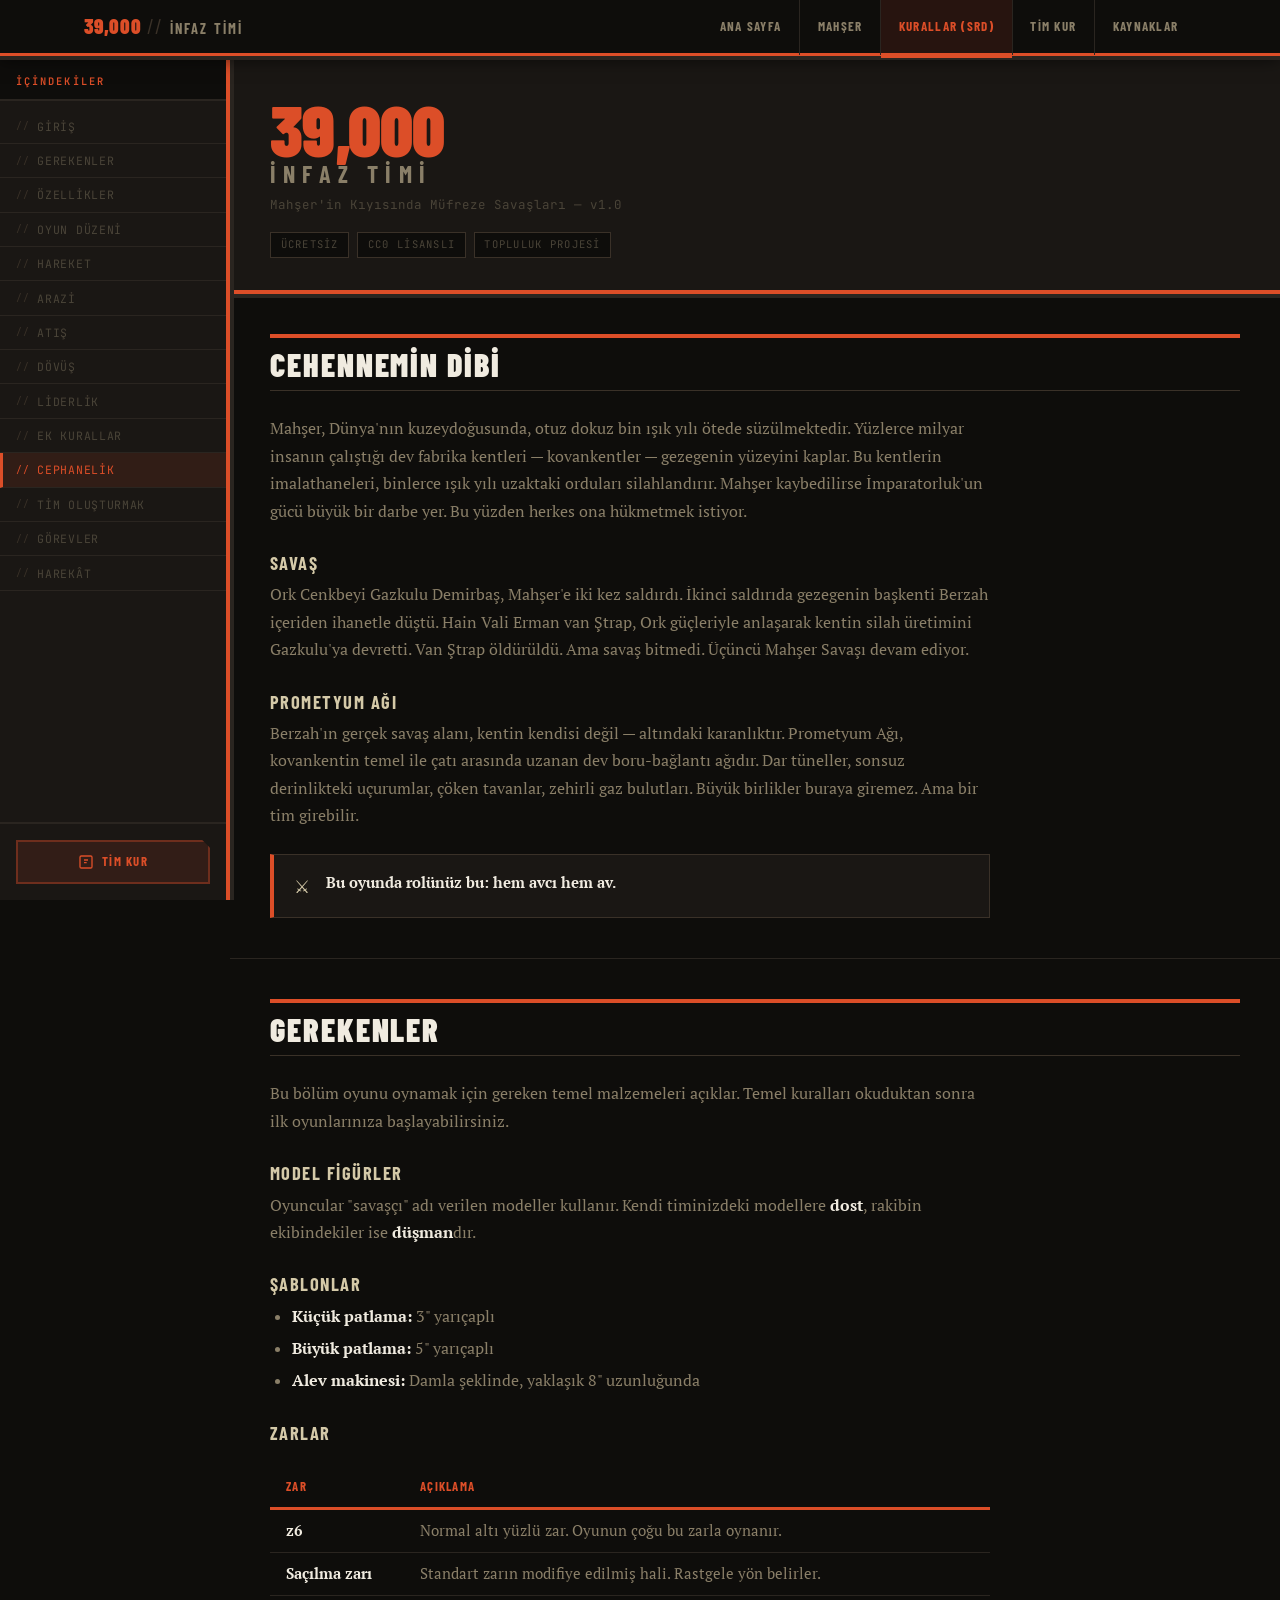
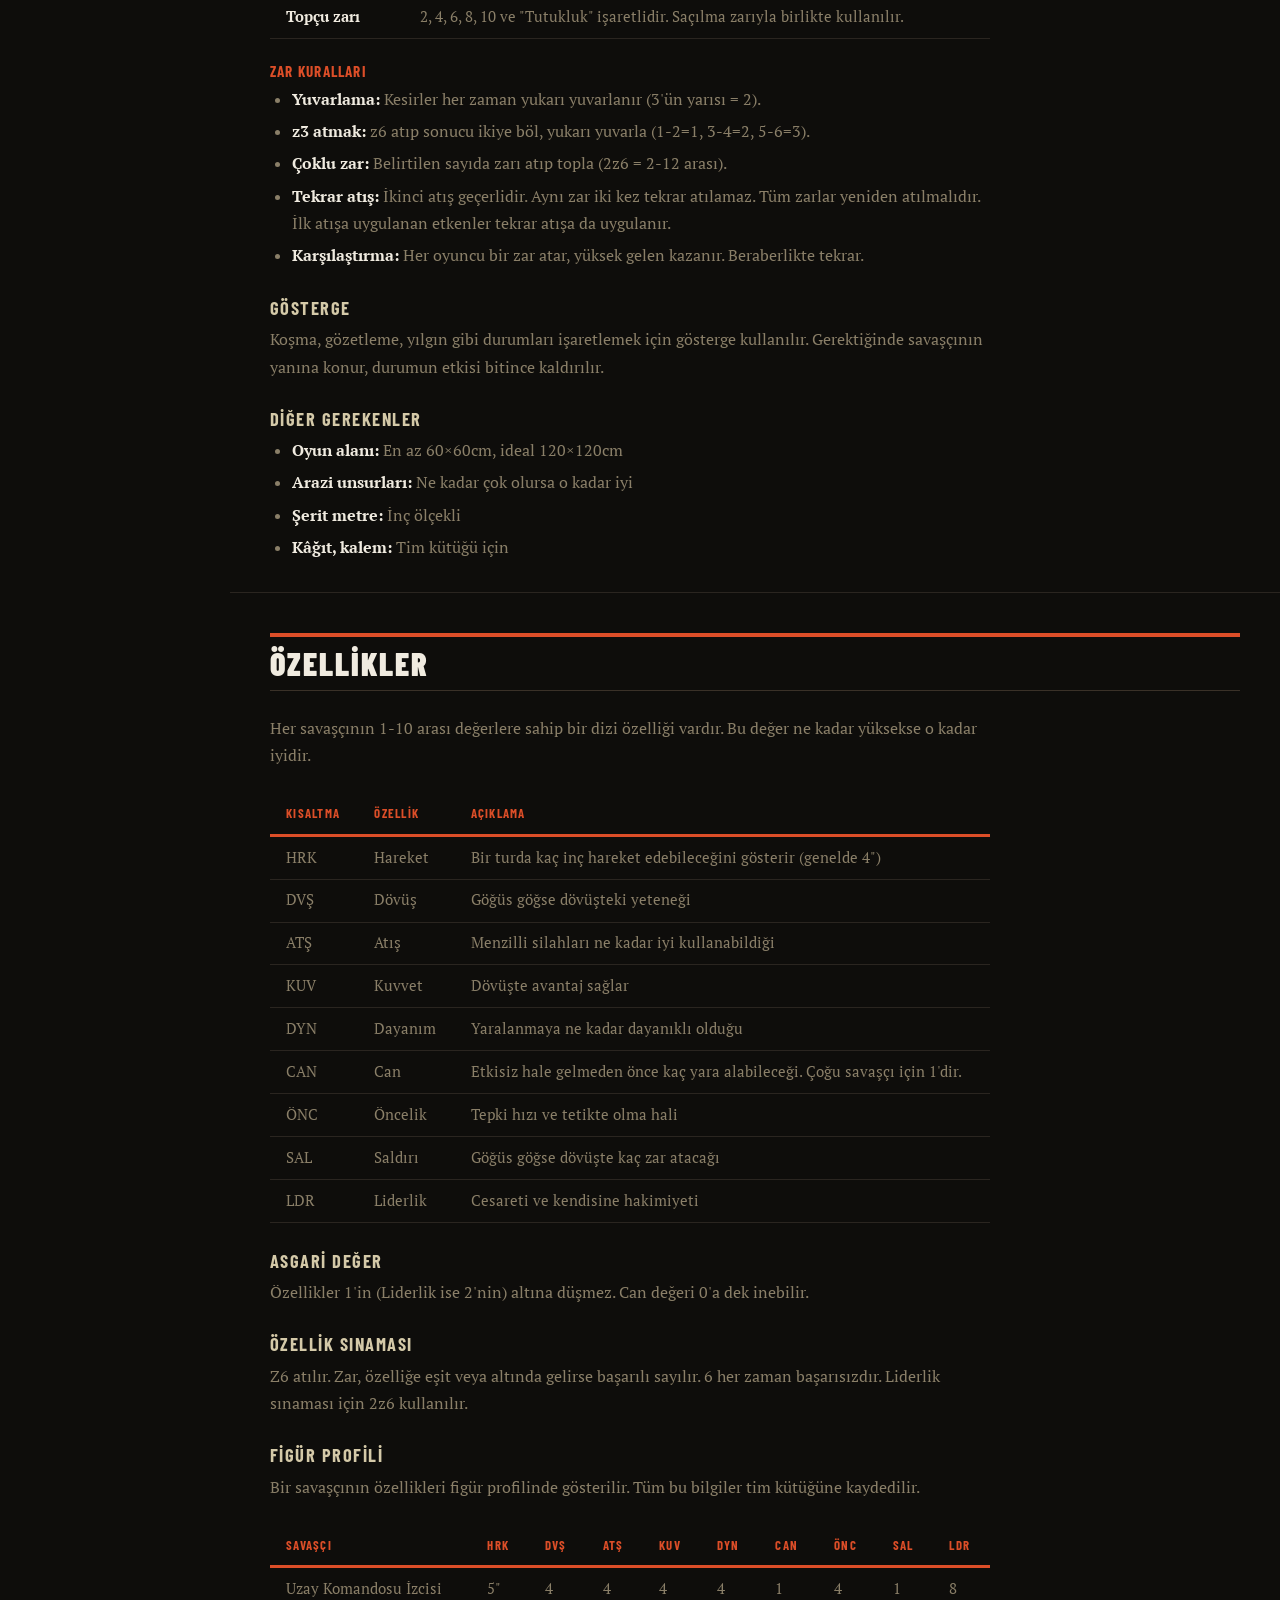
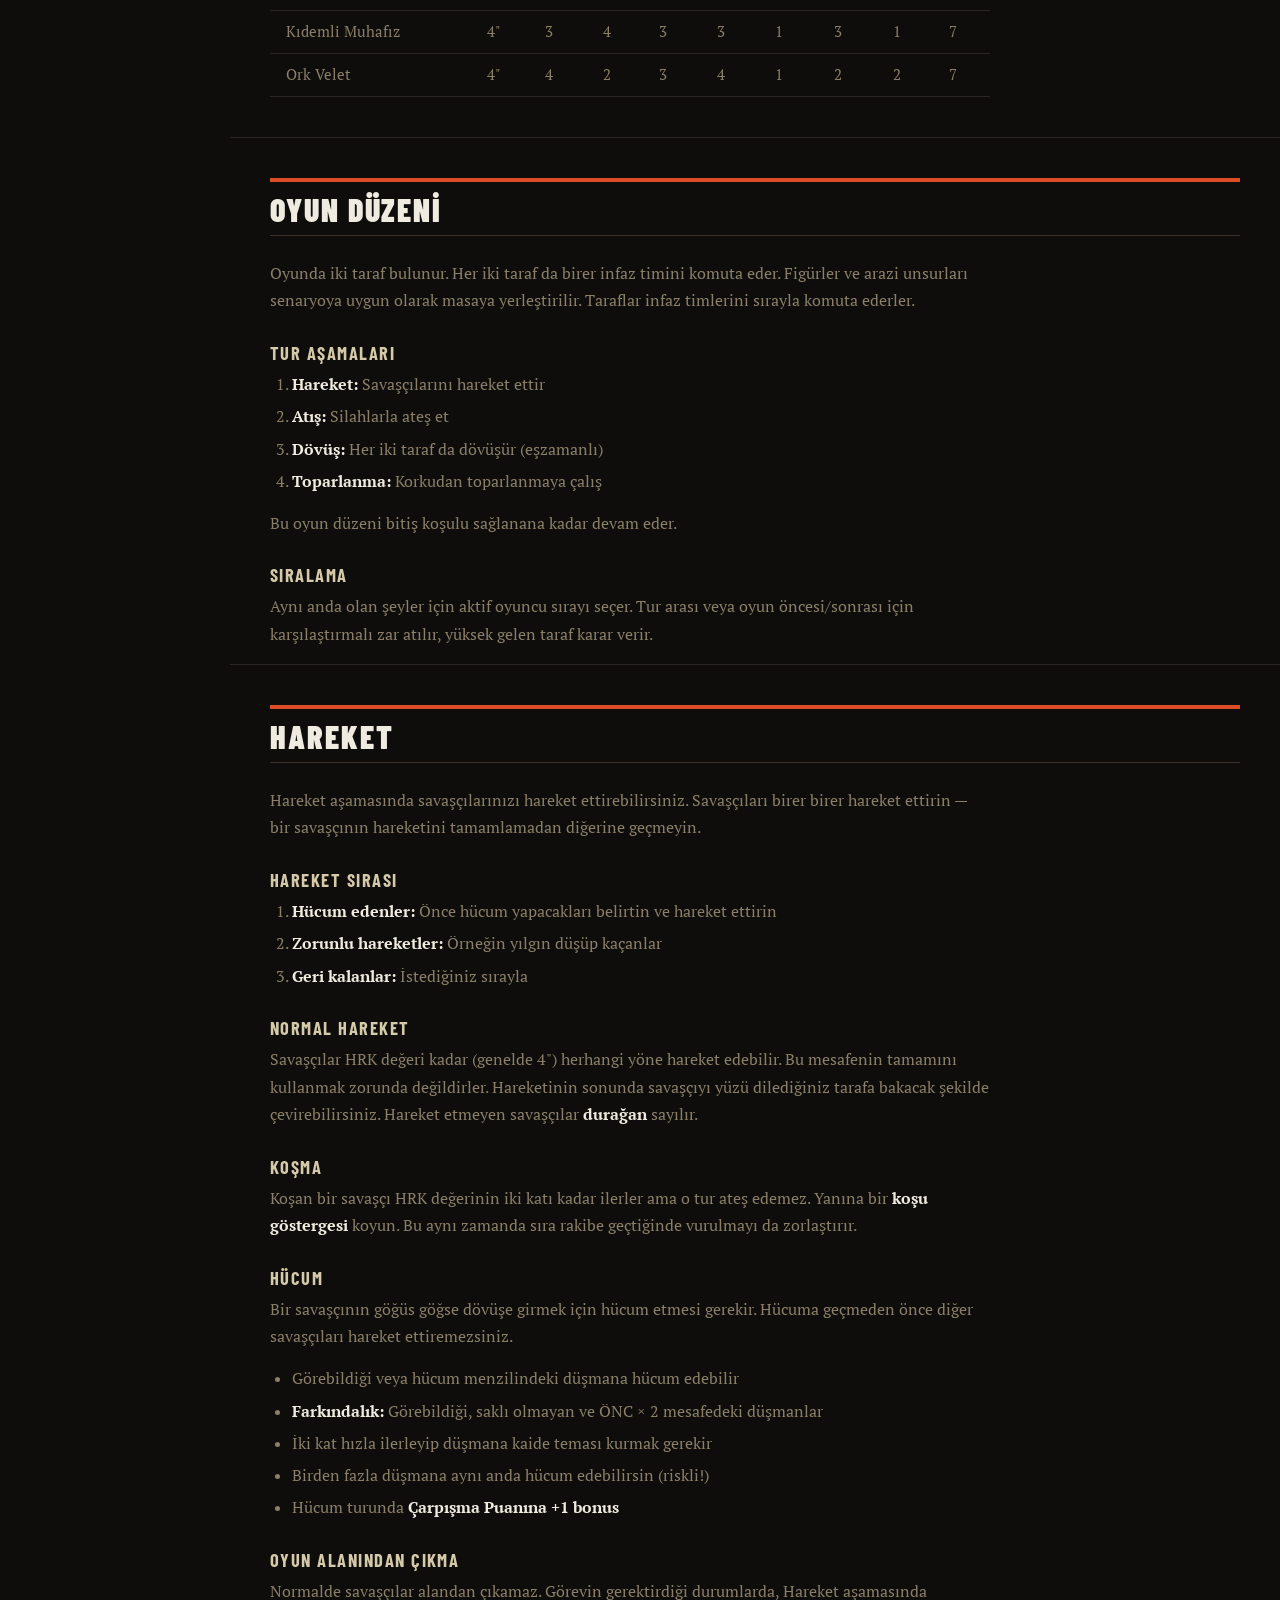
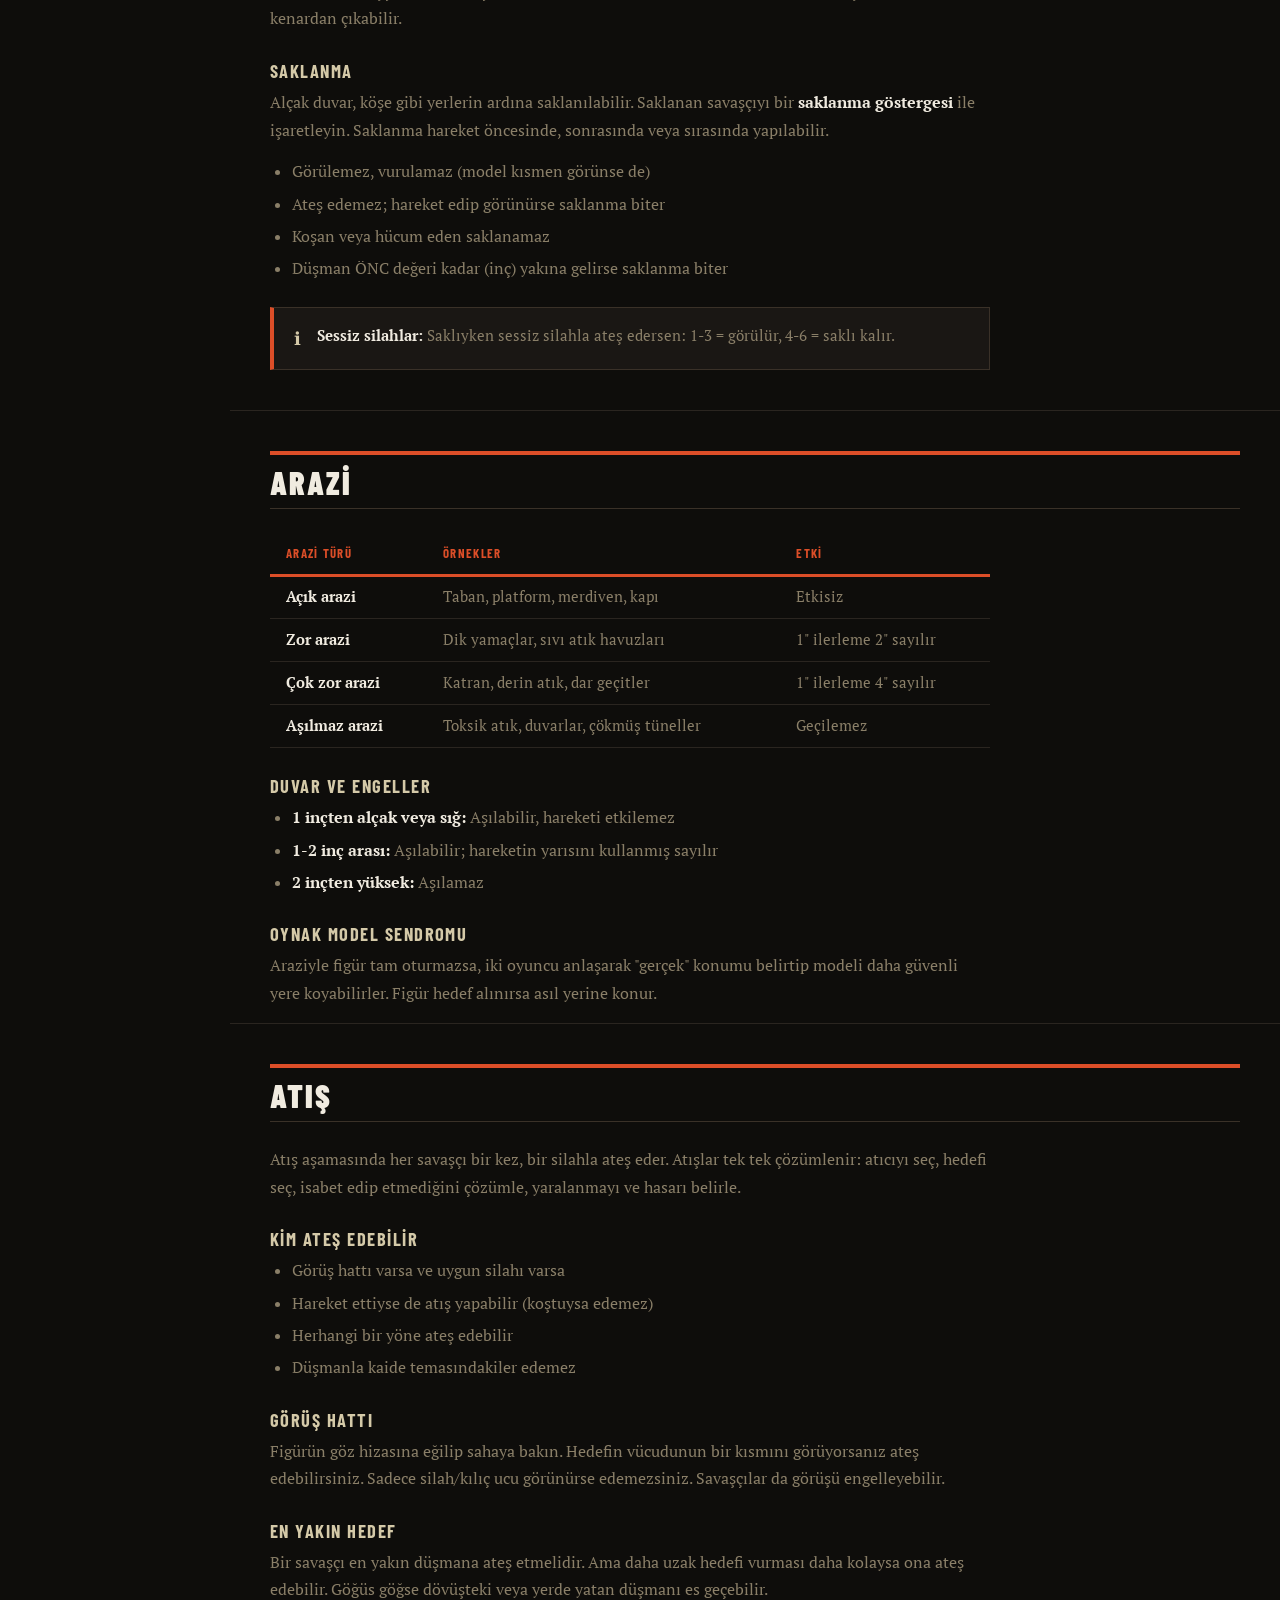
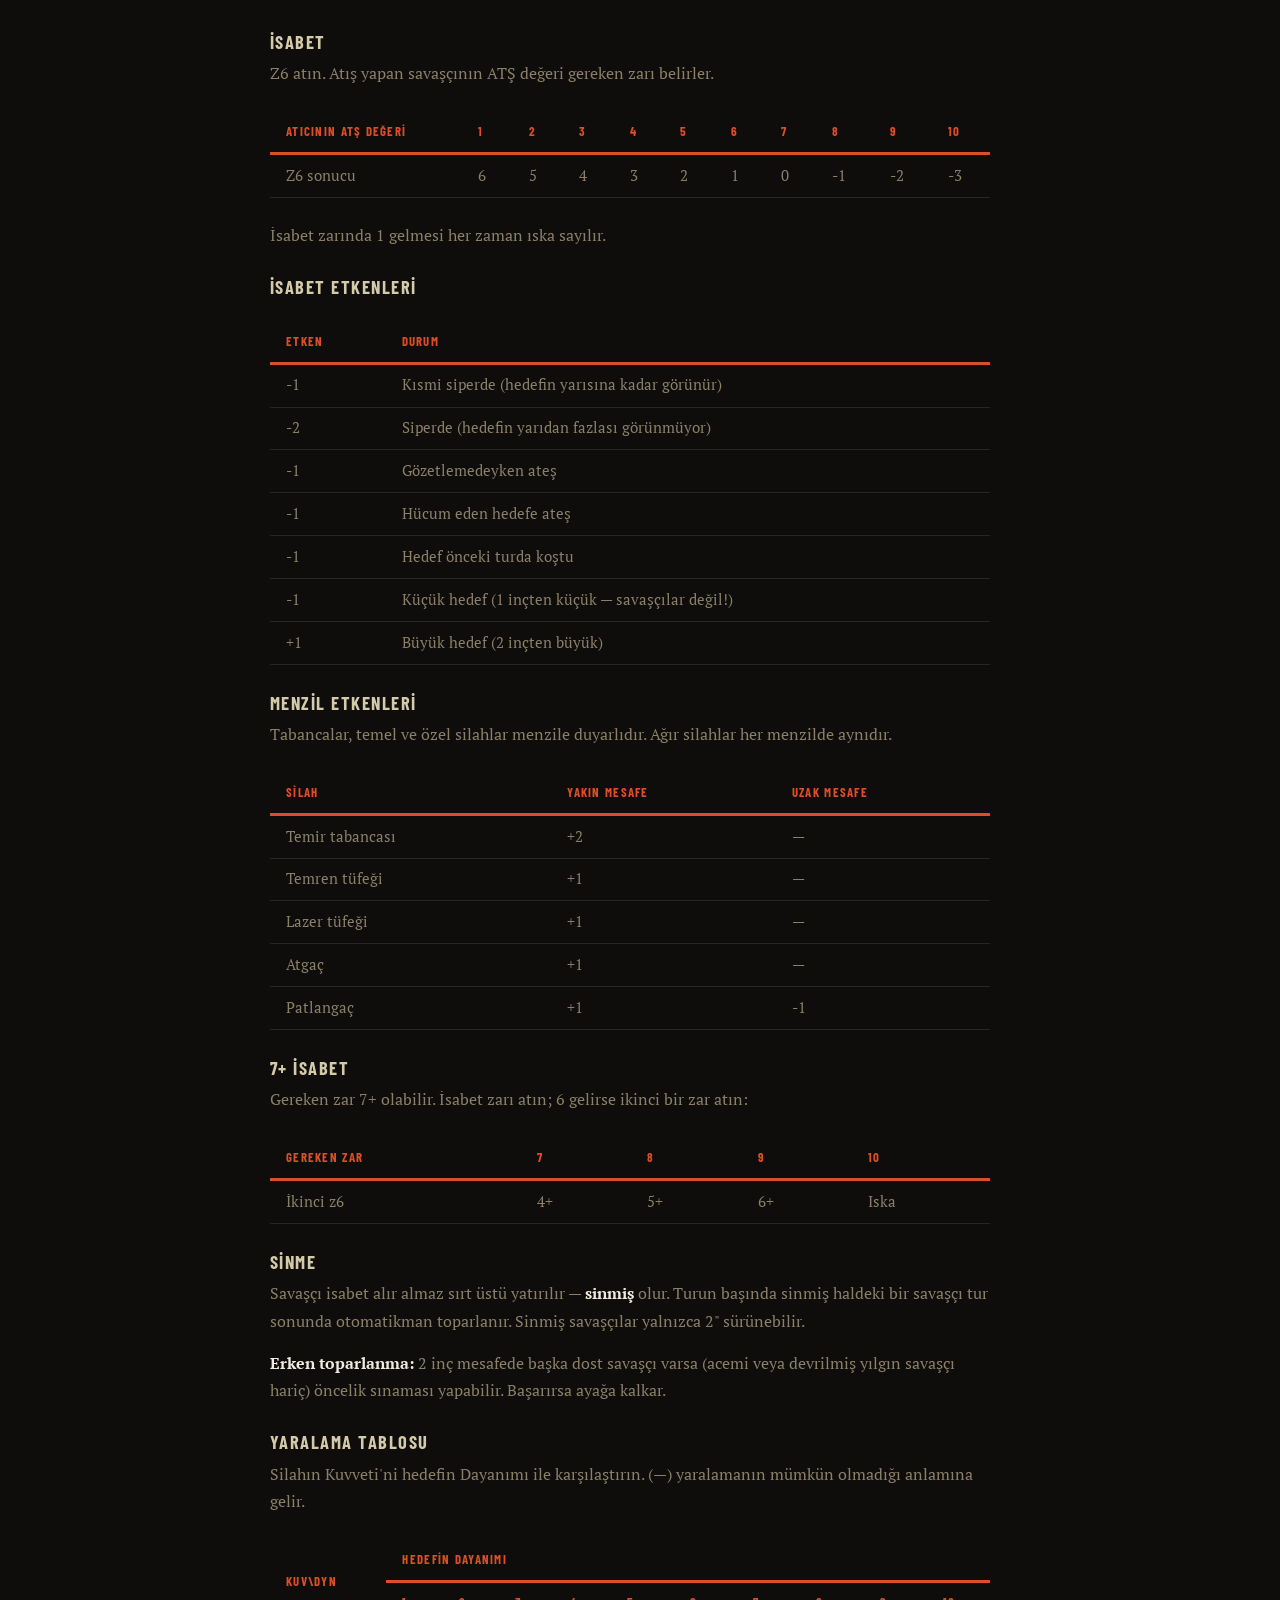
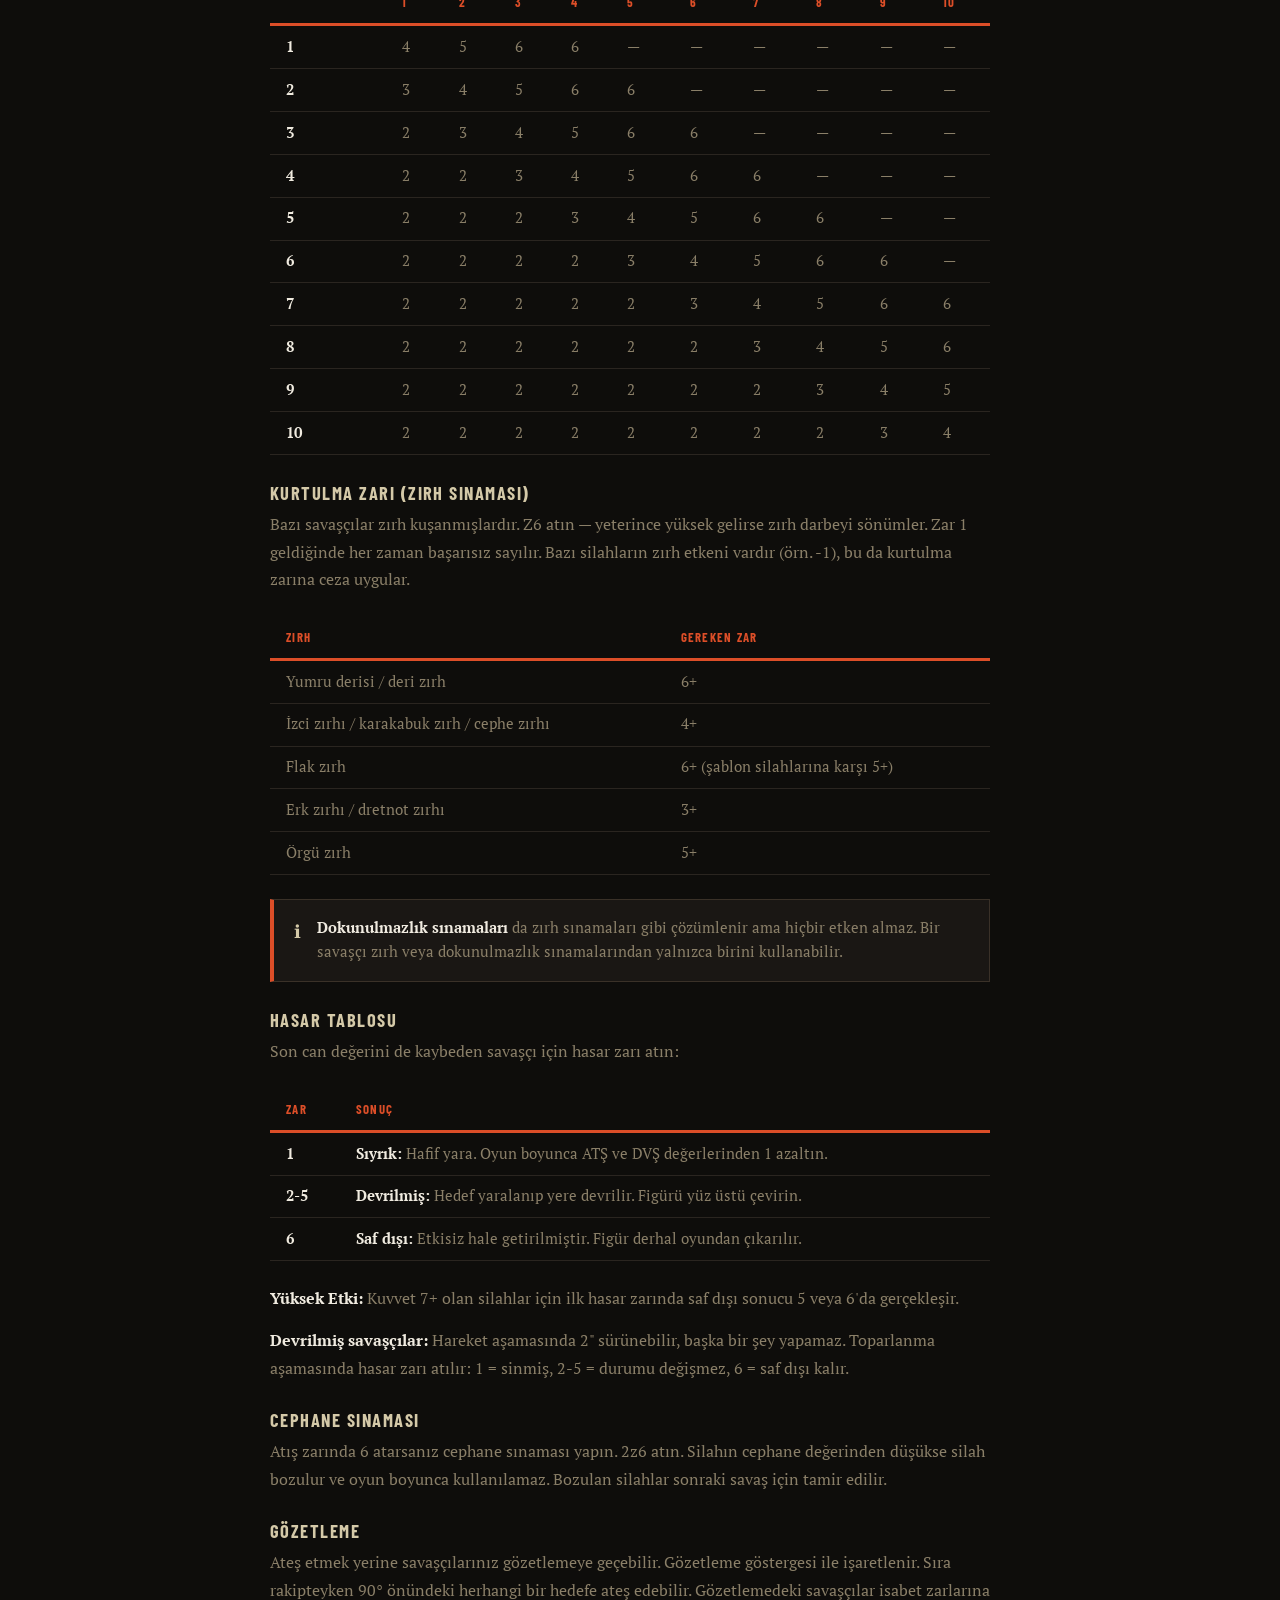
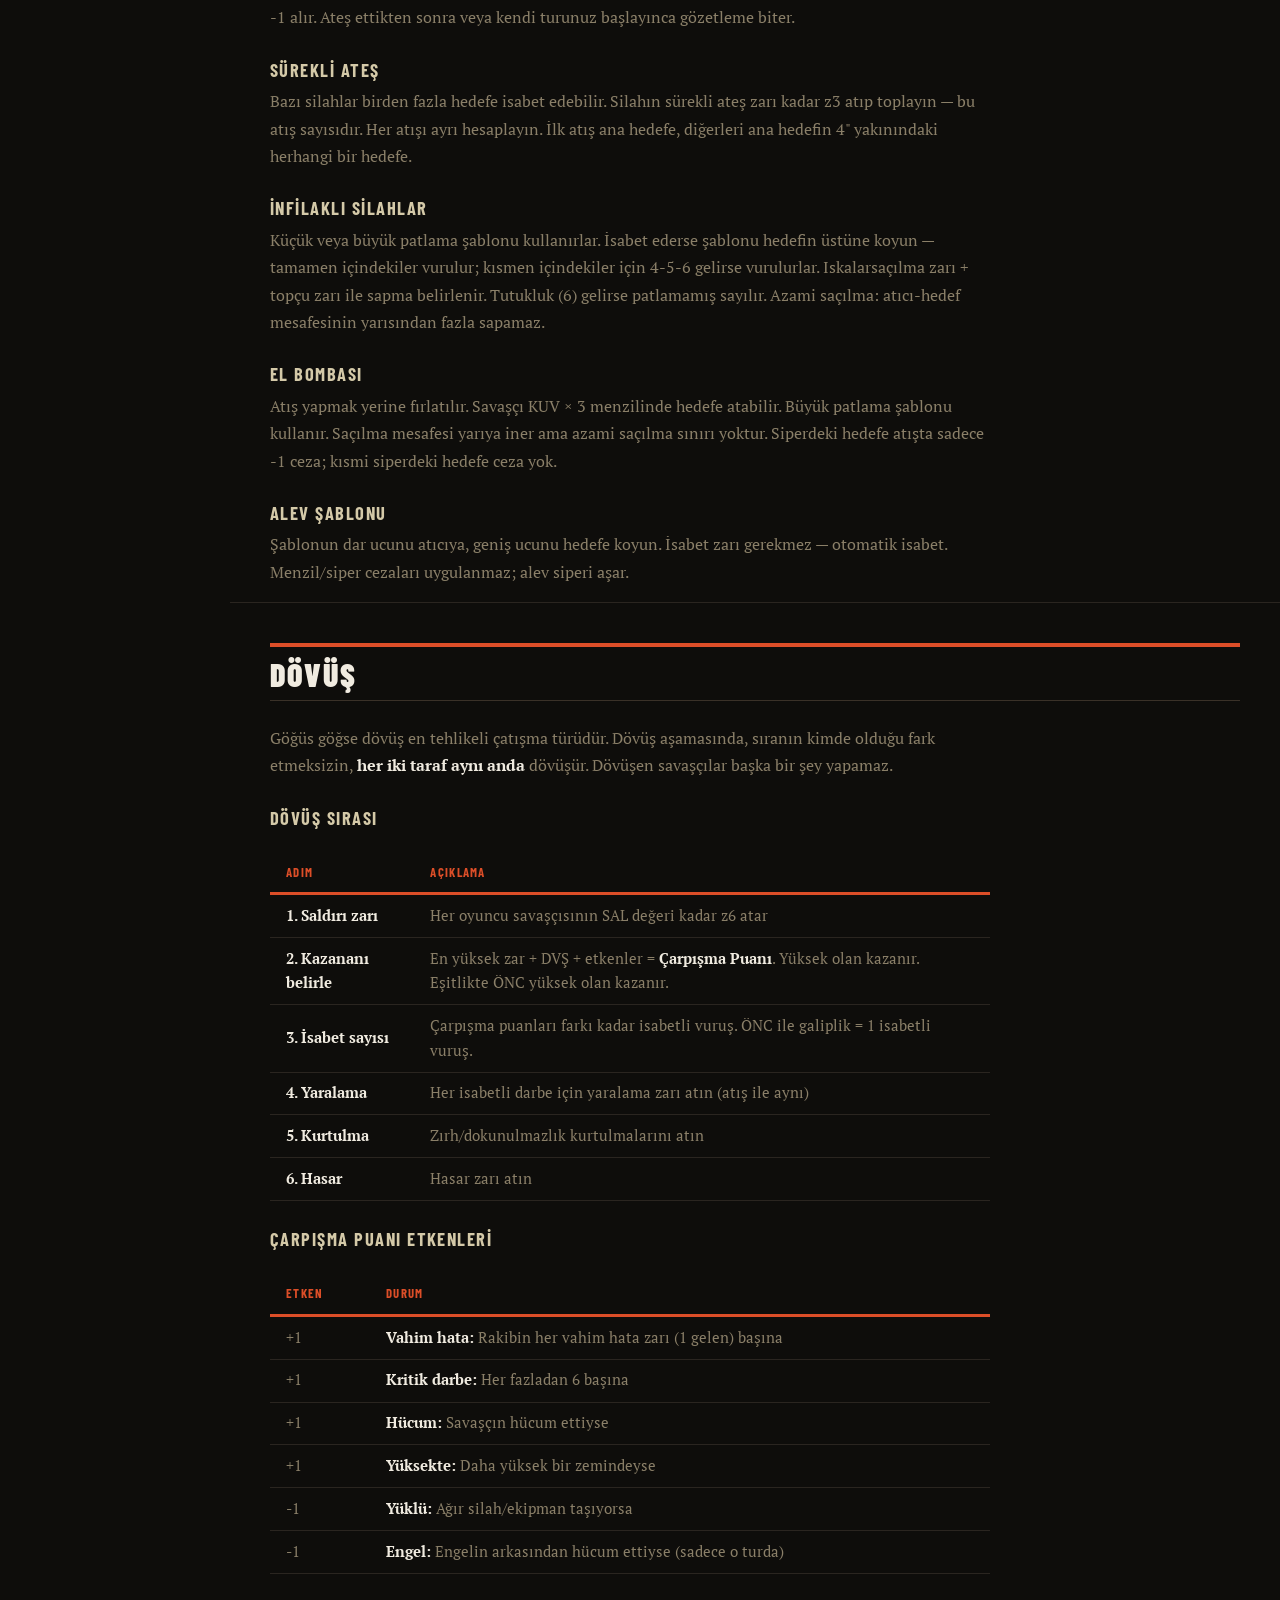
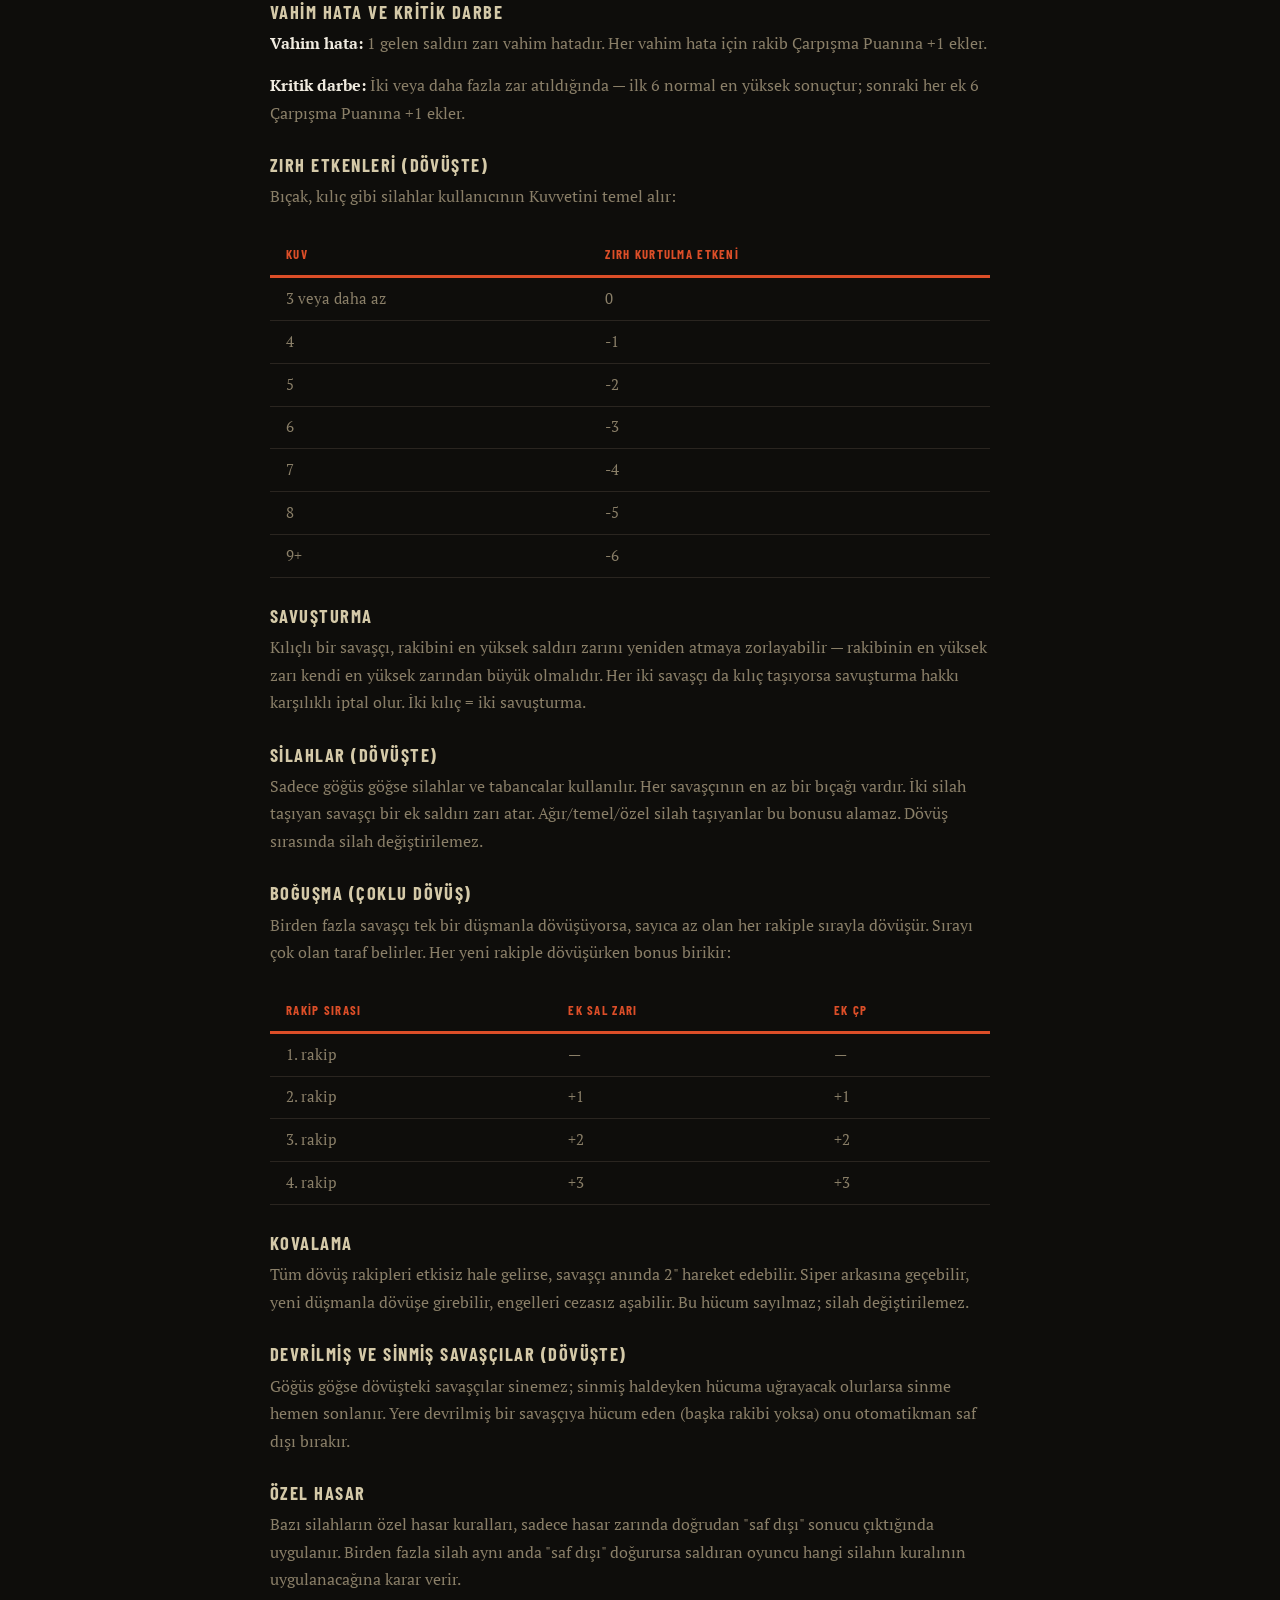
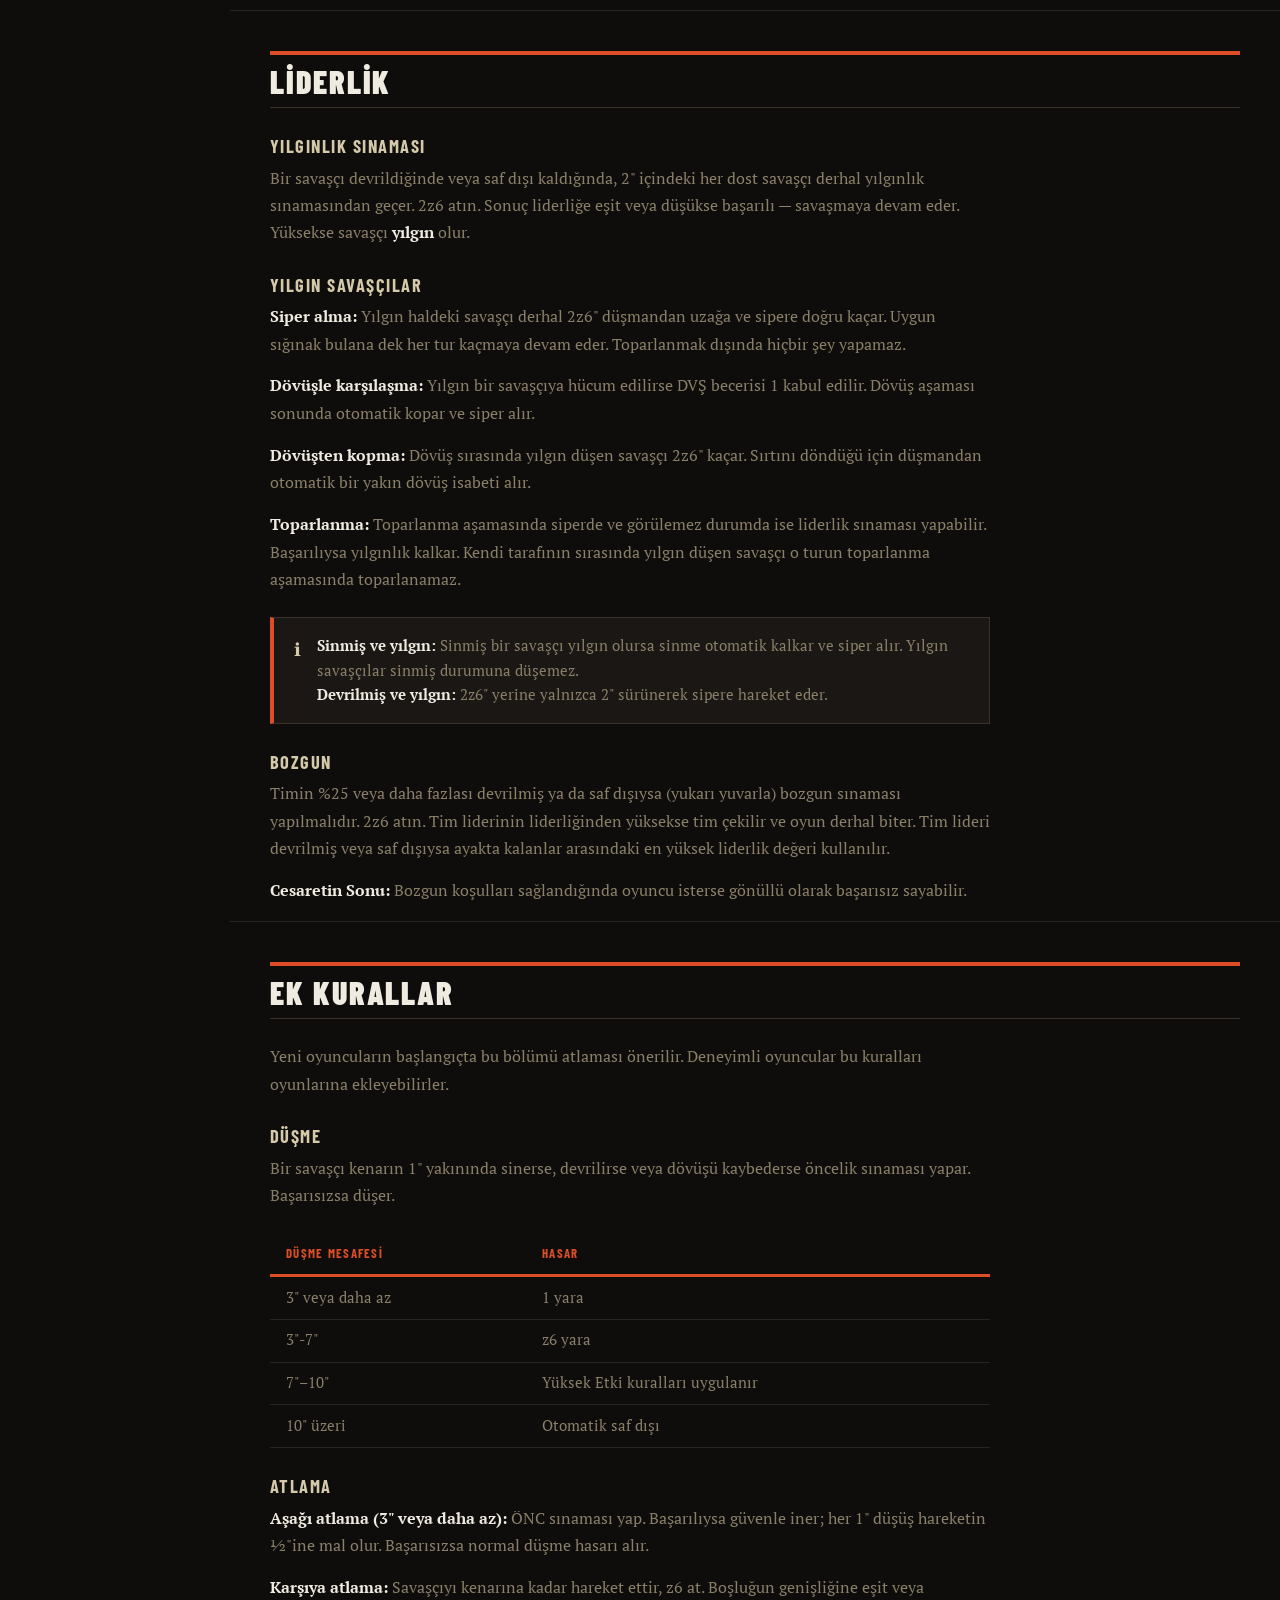
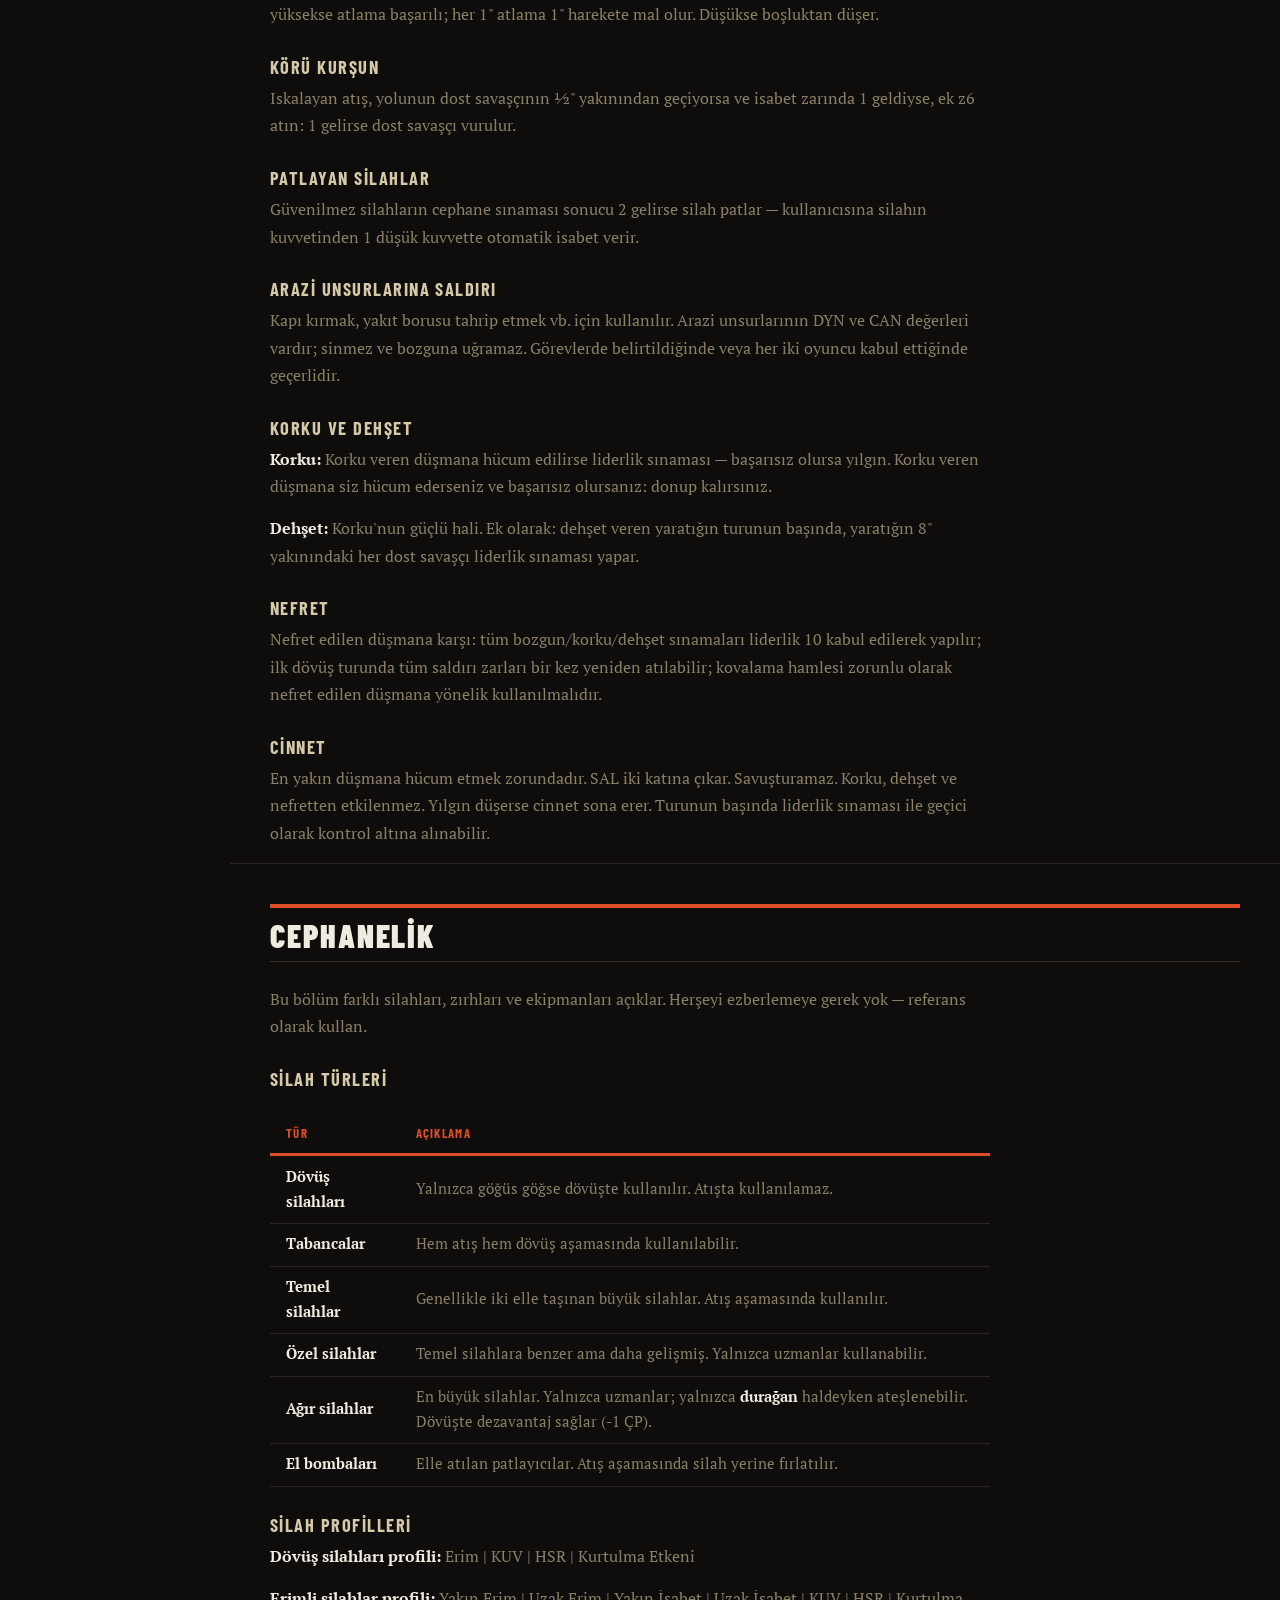
<file: srd.html>
<!DOCTYPE html>
<html lang="tr">
<head>
    <meta charset="UTF-8">
    <meta name="viewport" content="width=device-width, initial-scale=1.0">
    <title>Kurallar - 39,000: İnfaz Timi</title>
    <link rel="stylesheet" href="style.css">
    <link rel="stylesheet" href="srd-style.css">
    <link rel="preconnect" href="https://fonts.googleapis.com">
    <link rel="preconnect" href="https://fonts.gstatic.com" crossorigin>
    <link href="https://fonts.googleapis.com/css2?family=Barlow+Condensed:wght@600;700;900&family=PT+Serif:wght@400;700&family=JetBrains+Mono:wght@400;600&display=swap" rel="stylesheet">
</head>
<body class="srd-page">
    <nav class="main-nav">
        <div class="nav-container">
            <div class="nav-brand">
                <span class="nav-number">39,000</span>
                <span class="nav-title">İNFAZ TİMİ</span>
            </div>
            <div class="nav-links">
                <a href="index.html" class="nav-link">Ana Sayfa</a>
                <a href="mahser.html" class="nav-link">Mahşer</a>
                <a href="srd.html" class="nav-link active">Kurallar (SRD)</a>
                <a href="tim-kur.html" class="nav-link">Tim Kur</a>
                <a href="kaynaklar.html" class="nav-link">Kaynaklar</a>
            </div>
            <button class="nav-toggle" aria-label="Menüyü aç/kapat">
                <span></span><span></span><span></span>
            </button>
        </div>
    </nav>

    <div class="srd-container">
        <aside class="srd-sidebar">
            <div class="sidebar-header">
                <h3 class="sidebar-title">İçindekiler</h3>
            </div>
            <nav class="sidebar-nav">
                <a href="#giris" class="sidebar-link">Giriş</a>
                <a href="#gerekenler" class="sidebar-link">Gerekenler</a>
                <a href="#ozellikler" class="sidebar-link">Özellikler</a>
                <a href="#oyun-duzeni" class="sidebar-link">Oyun Düzeni</a>
                <a href="#hareket" class="sidebar-link">Hareket</a>
                <a href="#arazi" class="sidebar-link">Arazi</a>
                <a href="#atis" class="sidebar-link">Atış</a>
                <a href="#dovus" class="sidebar-link">Dövüş</a>
                <a href="#liderlik" class="sidebar-link">Liderlik</a>
                <a href="#ek-kurallar" class="sidebar-link">Ek Kurallar</a>
                <a href="#cephanelik" class="sidebar-link">Cephanelik</a>
                <a href="#tim-olusturma" class="sidebar-link">Tim Oluşturmak</a>
                <a href="#gorevler" class="sidebar-link">Görevler</a>
                <a href="#harakat" class="sidebar-link">Harekât</a>
            </nav>
            <div class="sidebar-footer">
                <a href="tim-kur.html" class="download-btn">
                    <svg width="16" height="16" viewBox="0 0 24 24" fill="none" stroke="currentColor" stroke-width="2">
                        <rect x="3" y="3" width="18" height="18" rx="2"/><path d="M9 9h6M9 13h4"/>
                    </svg>
                    Tim Kur
                </a>
            </div>
        </aside>

        <main class="srd-content">
            <div class="srd-header">
                <h1 class="srd-main-title">
                    <span class="title-number">39,000</span>
                    <span class="title-text">İNFAZ TİMİ</span>
                </h1>
                <p class="srd-subtitle">Mahşer'in Kıyısında Müfreze Savaşları — v1.0</p>
                <div class="srd-meta">
                    <span class="meta-badge">Ücretsiz</span>
                    <span class="meta-badge">CC0 Lisanslı</span>
                    <span class="meta-badge">Topluluk Projesi</span>
                </div>
            </div>

            <!-- ===== GİRİŞ ===== -->
            <section id="giris" class="srd-section">
                <h2 class="section-heading">Cehennemin Dibi</h2>
                <div class="section-content">
                    <p>Mahşer, Dünya'nın kuzeydoğusunda, otuz dokuz bin ışık yılı ötede süzülmektedir. Yüzlerce milyar insanın çalıştığı dev fabrika kentleri — kovankentler — gezegenin yüzeyini kaplar. Bu kentlerin imalathaneleri, binlerce ışık yılı uzaktaki orduları silahlandırır. Mahşer kaybedilirse İmparatorluk'un gücü büyük bir darbe yer. Bu yüzden herkes ona hükmetmek istiyor.</p>

                    <h3>Savaş</h3>
                    <p>Ork Cenkbeyi Gazkulu Demirbaş, Mahşer'e iki kez saldırdı. İkinci saldırıda gezegenin başkenti Berzah içeriden ihanetle düştü. Hain Vali Erman van Ştrap, Ork güçleriyle anlaşarak kentin silah üretimini Gazkulu'ya devretti. Van Ştrap öldürüldü. Ama savaş bitmedi. Üçüncü Mahşer Savaşı devam ediyor.</p>

                    <h3>Prometyum Ağı</h3>
                    <p>Berzah'ın gerçek savaş alanı, kentin kendisi değil — altındaki karanlıktır. Prometyum Ağı, kovankentin temel ile çatı arasında uzanan dev boru-bağlantı ağıdır. Dar tüneller, sonsuz derinlikteki uçurumlar, çöken tavanlar, zehirli gaz bulutları. Büyük birlikler buraya giremez. Ama bir tim girebilir.</p>

                    <div class="info-box">
                        <div class="info-icon">⚔</div>
                        <div class="info-content">
                            <strong>Bu oyunda rolünüz bu: hem avcı hem av.</strong>
                        </div>
                    </div>
                </div>
            </section>

            <!-- ===== GEREKENLER ===== -->
            <section id="gerekenler" class="srd-section">
                <h2 class="section-heading">Gerekenler</h2>
                <div class="section-content">
                    <p>Bu bölüm oyunu oynamak için gereken temel malzemeleri açıklar. Temel kuralları okuduktan sonra ilk oyunlarınıza başlayabilirsiniz.</p>

                    <h3>Model Figürler</h3>
                    <p>Oyuncular "savaşçı" adı verilen modeller kullanır. Kendi timinizdeki modellere <strong>dost</strong>, rakibin ekibindekiler ise <strong>düşman</strong>dır.</p>

                    <h3>Şablonlar</h3>
                    <ul>
                        <li><strong>Küçük patlama:</strong> 3" yarıçaplı</li>
                        <li><strong>Büyük patlama:</strong> 5" yarıçaplı</li>
                        <li><strong>Alev makinesi:</strong> Damla şeklinde, yaklaşık 8" uzunluğunda</li>
                    </ul>

                    <h3>Zarlar</h3>
                    <div class="table-wrapper">
                        <table class="rules-table">
                            <thead><tr><th>Zar</th><th>Açıklama</th></tr></thead>
                            <tbody>
                                <tr><td><strong>z6</strong></td><td>Normal altı yüzlü zar. Oyunun çoğu bu zarla oynanır.</td></tr>
                                <tr><td><strong>Saçılma zarı</strong></td><td>Standart zarın modifiye edilmiş hali. Rastgele yön belirler.</td></tr>
                                <tr><td><strong>Topçu zarı</strong></td><td>2, 4, 6, 8, 10 ve "Tutukluk" işaretlidir. Saçılma zarıyla birlikte kullanılır.</td></tr>
                            </tbody>
                        </table>
                    </div>

                    <h4>Zar Kuralları</h4>
                    <ul>
                        <li><strong>Yuvarlama:</strong> Kesirler her zaman yukarı yuvarlanır (3'ün yarısı = 2).</li>
                        <li><strong>z3 atmak:</strong> z6 atıp sonucu ikiye böl, yukarı yuvarla (1-2=1, 3-4=2, 5-6=3).</li>
                        <li><strong>Çoklu zar:</strong> Belirtilen sayıda zarı atıp topla (2z6 = 2-12 arası).</li>
                        <li><strong>Tekrar atış:</strong> İkinci atış geçerlidir. Aynı zar iki kez tekrar atılamaz. Tüm zarlar yeniden atılmalıdır. İlk atışa uygulanan etkenler tekrar atışa da uygulanır.</li>
                        <li><strong>Karşılaştırma:</strong> Her oyuncu bir zar atar, yüksek gelen kazanır. Beraberlikte tekrar.</li>
                    </ul>

                    <h3>Gösterge</h3>
                    <p>Koşma, gözetleme, yılgın gibi durumları işaretlemek için gösterge kullanılır. Gerektiğinde savaşçının yanına konur, durumun etkisi bitince kaldırılır.</p>

                    <h3>Diğer Gerekenler</h3>
                    <ul>
                        <li><strong>Oyun alanı:</strong> En az 60×60cm, ideal 120×120cm</li>
                        <li><strong>Arazi unsurları:</strong> Ne kadar çok olursa o kadar iyi</li>
                        <li><strong>Şerit metre:</strong> İnç ölçekli</li>
                        <li><strong>Kâğıt, kalem:</strong> Tim kütüğü için</li>
                    </ul>
                </div>
            </section>

            <!-- ===== ÖZELLİKLER ===== -->
            <section id="ozellikler" class="srd-section">
                <h2 class="section-heading">Özellikler</h2>
                <div class="section-content">
                    <p>Her savaşçının 1-10 arası değerlere sahip bir dizi özelliği vardır. Bu değer ne kadar yüksekse o kadar iyidir.</p>

                    <div class="table-wrapper">
                        <table class="rules-table">
                            <thead><tr><th>Kısaltma</th><th>Özellik</th><th>Açıklama</th></tr></thead>
                            <tbody>
                                <tr><td>HRK</td><td>Hareket</td><td>Bir turda kaç inç hareket edebileceğini gösterir (genelde 4")</td></tr>
                                <tr><td>DVŞ</td><td>Dövüş</td><td>Göğüs göğse dövüşteki yeteneği</td></tr>
                                <tr><td>ATŞ</td><td>Atış</td><td>Menzilli silahları ne kadar iyi kullanabildiği</td></tr>
                                <tr><td>KUV</td><td>Kuvvet</td><td>Dövüşte avantaj sağlar</td></tr>
                                <tr><td>DYN</td><td>Dayanım</td><td>Yaralanmaya ne kadar dayanıklı olduğu</td></tr>
                                <tr><td>CAN</td><td>Can</td><td>Etkisiz hale gelmeden önce kaç yara alabileceği. Çoğu savaşçı için 1'dir.</td></tr>
                                <tr><td>ÖNC</td><td>Öncelik</td><td>Tepki hızı ve tetikte olma hali</td></tr>
                                <tr><td>SAL</td><td>Saldırı</td><td>Göğüs göğse dövüşte kaç zar atacağı</td></tr>
                                <tr><td>LDR</td><td>Liderlik</td><td>Cesareti ve kendisine hakimiyeti</td></tr>
                            </tbody>
                        </table>
                    </div>

                    <h3>Asgari Değer</h3>
                    <p>Özellikler 1'in (Liderlik ise 2'nin) altına düşmez. Can değeri 0'a dek inebilir.</p>

                    <h3>Özellik Sınaması</h3>
                    <p>Z6 atılır. Zar, özelliğe eşit veya altında gelirse başarılı sayılır. 6 her zaman başarısızdır. Liderlik sınaması için 2z6 kullanılır.</p>

                    <h3>Figür Profili</h3>
                    <p>Bir savaşçının özellikleri figür profilinde gösterilir. Tüm bu bilgiler tim kütüğüne kaydedilir.</p>
                    <div class="table-wrapper">
                        <table class="rules-table">
                            <thead>
                                <tr><th>Savaşçı</th><th>HRK</th><th>DVŞ</th><th>ATŞ</th><th>KUV</th><th>DYN</th><th>CAN</th><th>ÖNC</th><th>SAL</th><th>LDR</th></tr>
                            </thead>
                            <tbody>
                                <tr><td>Uzay Komandosu İzcisi</td><td>5"</td><td>4</td><td>4</td><td>4</td><td>4</td><td>1</td><td>4</td><td>1</td><td>8</td></tr>
                                <tr><td>Kıdemli Muhafız</td><td>4"</td><td>3</td><td>4</td><td>3</td><td>3</td><td>1</td><td>3</td><td>1</td><td>7</td></tr>
                                <tr><td>Ork Velet</td><td>4"</td><td>4</td><td>2</td><td>3</td><td>4</td><td>1</td><td>2</td><td>2</td><td>7</td></tr>
                            </tbody>
                        </table>
                    </div>
                </div>
            </section>

            <!-- ===== OYUN DÜZENİ ===== -->
            <section id="oyun-duzeni" class="srd-section">
                <h2 class="section-heading">Oyun Düzeni</h2>
                <div class="section-content">
                    <p>Oyunda iki taraf bulunur. Her iki taraf da birer infaz timini komuta eder. Figürler ve arazi unsurları senaryoya uygun olarak masaya yerleştirilir. Taraflar infaz timlerini sırayla komuta ederler.</p>

                    <h3>Tur Aşamaları</h3>
                    <ol>
                        <li><strong>Hareket:</strong> Savaşçılarını hareket ettir</li>
                        <li><strong>Atış:</strong> Silahlarla ateş et</li>
                        <li><strong>Dövüş:</strong> Her iki taraf da dövüşür (eşzamanlı)</li>
                        <li><strong>Toparlanma:</strong> Korkudan toparlanmaya çalış</li>
                    </ol>
                    <p>Bu oyun düzeni bitiş koşulu sağlanana kadar devam eder.</p>

                    <h3>Sıralama</h3>
                    <p>Aynı anda olan şeyler için aktif oyuncu sırayı seçer. Tur arası veya oyun öncesi/sonrası için karşılaştırmalı zar atılır, yüksek gelen taraf karar verir.</p>
                </div>
            </section>

            <!-- ===== HAREKET ===== -->
            <section id="hareket" class="srd-section">
                <h2 class="section-heading">Hareket</h2>
                <div class="section-content">
                    <p>Hareket aşamasında savaşçılarınızı hareket ettirebilirsiniz. Savaşçıları birer birer hareket ettirin — bir savaşçının hareketini tamamlamadan diğerine geçmeyin.</p>

                    <h3>Hareket Sırası</h3>
                    <ol>
                        <li><strong>Hücum edenler:</strong> Önce hücum yapacakları belirtin ve hareket ettirin</li>
                        <li><strong>Zorunlu hareketler:</strong> Örneğin yılgın düşüp kaçanlar</li>
                        <li><strong>Geri kalanlar:</strong> İstediğiniz sırayla</li>
                    </ol>

                    <h3>Normal Hareket</h3>
                    <p>Savaşçılar HRK değeri kadar (genelde 4") herhangi yöne hareket edebilir. Bu mesafenin tamamını kullanmak zorunda değildirler. Hareketinin sonunda savaşçıyı yüzü dilediğiniz tarafa bakacak şekilde çevirebilirsiniz. Hareket etmeyen savaşçılar <strong>durağan</strong> sayılır.</p>

                    <h3>Koşma</h3>
                    <p>Koşan bir savaşçı HRK değerinin iki katı kadar ilerler ama o tur ateş edemez. Yanına bir <strong>koşu göstergesi</strong> koyun. Bu aynı zamanda sıra rakibe geçtiğinde vurulmayı da zorlaştırır.</p>

                    <h3>Hücum</h3>
                    <p>Bir savaşçının göğüs göğse dövüşe girmek için hücum etmesi gerekir. Hücuma geçmeden önce diğer savaşçıları hareket ettiremezsiniz.</p>
                    <ul>
                        <li>Görebildiği veya hücum menzilindeki düşmana hücum edebilir</li>
                        <li><strong>Farkındalık:</strong> Görebildiği, saklı olmayan ve ÖNC × 2 mesafedeki düşmanlar</li>
                        <li>İki kat hızla ilerleyip düşmana kaide teması kurmak gerekir</li>
                        <li>Birden fazla düşmana aynı anda hücum edebilirsin (riskli!)</li>
                        <li>Hücum turunda <strong>Çarpışma Puanına +1 bonus</strong></li>
                    </ul>

                    <h3>Oyun Alanından Çıkma</h3>
                    <p>Normalde savaşçılar alandan çıkamaz. Görevin gerektirdiği durumlarda, Hareket aşamasında kenardan çıkabilir.</p>

                    <h3>Saklanma</h3>
                    <p>Alçak duvar, köşe gibi yerlerin ardına saklanılabilir. Saklanan savaşçıyı bir <strong>saklanma göstergesi</strong> ile işaretleyin. Saklanma hareket öncesinde, sonrasında veya sırasında yapılabilir.</p>
                    <ul>
                        <li>Görülemez, vurulamaz (model kısmen görünse de)</li>
                        <li>Ateş edemez; hareket edip görünürse saklanma biter</li>
                        <li>Koşan veya hücum eden saklanamaz</li>
                        <li>Düşman ÖNC değeri kadar (inç) yakına gelirse saklanma biter</li>
                    </ul>
                    <div class="info-box">
                        <div class="info-icon">ℹ</div>
                        <div class="info-content"><strong>Sessiz silahlar:</strong> Saklıyken sessiz silahla ateş edersen: 1-3 = görülür, 4-6 = saklı kalır.</div>
                    </div>
                </div>
            </section>

            <!-- ===== ARAZİ ===== -->
            <section id="arazi" class="srd-section">
                <h2 class="section-heading">Arazi</h2>
                <div class="section-content">
                    <div class="table-wrapper">
                        <table class="rules-table">
                            <thead><tr><th>Arazi Türü</th><th>Örnekler</th><th>Etki</th></tr></thead>
                            <tbody>
                                <tr><td><strong>Açık arazi</strong></td><td>Taban, platform, merdiven, kapı</td><td>Etkisiz</td></tr>
                                <tr><td><strong>Zor arazi</strong></td><td>Dik yamaçlar, sıvı atık havuzları</td><td>1" ilerleme 2" sayılır</td></tr>
                                <tr><td><strong>Çok zor arazi</strong></td><td>Katran, derin atık, dar geçitler</td><td>1" ilerleme 4" sayılır</td></tr>
                                <tr><td><strong>Aşılmaz arazi</strong></td><td>Toksik atık, duvarlar, çökmüş tüneller</td><td>Geçilemez</td></tr>
                            </tbody>
                        </table>
                    </div>

                    <h3>Duvar ve Engeller</h3>
                    <ul>
                        <li><strong>1 inçten alçak veya sığ:</strong> Aşılabilir, hareketi etkilemez</li>
                        <li><strong>1-2 inç arası:</strong> Aşılabilir; hareketin yarısını kullanmış sayılır</li>
                        <li><strong>2 inçten yüksek:</strong> Aşılamaz</li>
                    </ul>

                    <h3>Oynak Model Sendromu</h3>
                    <p>Araziyle figür tam oturmazsa, iki oyuncu anlaşarak "gerçek" konumu belirtip modeli daha güvenli yere koyabilirler. Figür hedef alınırsa asıl yerine konur.</p>
                </div>
            </section>

            <!-- ===== ATIŞ ===== -->
            <section id="atis" class="srd-section">
                <h2 class="section-heading">Atış</h2>
                <div class="section-content">
                    <p>Atış aşamasında her savaşçı bir kez, bir silahla ateş eder. Atışlar tek tek çözümlenir: atıcıyı seç, hedefi seç, isabet edip etmediğini çözümle, yaralanmayı ve hasarı belirle.</p>

                    <h3>Kim Ateş Edebilir</h3>
                    <ul>
                        <li>Görüş hattı varsa ve uygun silahı varsa</li>
                        <li>Hareket ettiyse de atış yapabilir (koştuysa edemez)</li>
                        <li>Herhangi bir yöne ateş edebilir</li>
                        <li>Düşmanla kaide temasındakiler edemez</li>
                    </ul>

                    <h3>Görüş Hattı</h3>
                    <p>Figürün göz hizasına eğilip sahaya bakın. Hedefin vücudunun bir kısmını görüyorsanız ateş edebilirsiniz. Sadece silah/kılıç ucu görünürse edemezsiniz. Savaşçılar da görüşü engelleyebilir.</p>

                    <h3>En Yakın Hedef</h3>
                    <p>Bir savaşçı en yakın düşmana ateş etmelidir. Ama daha uzak hedefi vurması daha kolaysa ona ateş edebilir. Göğüs göğse dövüşteki veya yerde yatan düşmanı es geçebilir.</p>

                    <h3>İsabet</h3>
                    <p>Z6 atın. Atış yapan savaşçının ATŞ değeri gereken zarı belirler.</p>
                    <div class="table-wrapper">
                        <table class="rules-table">
                            <thead><tr><th>Atıcının ATŞ değeri</th><th>1</th><th>2</th><th>3</th><th>4</th><th>5</th><th>6</th><th>7</th><th>8</th><th>9</th><th>10</th></tr></thead>
                            <tbody>
                                <tr><td>Z6 sonucu</td><td>6</td><td>5</td><td>4</td><td>3</td><td>2</td><td>1</td><td>0</td><td>-1</td><td>-2</td><td>-3</td></tr>
                            </tbody>
                        </table>
                    </div>
                    <p>İsabet zarında 1 gelmesi her zaman ıska sayılır.</p>

                    <h3>İsabet Etkenleri</h3>
                    <div class="table-wrapper">
                        <table class="rules-table">
                            <thead><tr><th>Etken</th><th>Durum</th></tr></thead>
                            <tbody>
                                <tr><td>-1</td><td>Kısmi siperde (hedefin yarısına kadar görünür)</td></tr>
                                <tr><td>-2</td><td>Siperde (hedefin yarıdan fazlası görünmüyor)</td></tr>
                                <tr><td>-1</td><td>Gözetlemedeyken ateş</td></tr>
                                <tr><td>-1</td><td>Hücum eden hedefe ateş</td></tr>
                                <tr><td>-1</td><td>Hedef önceki turda koştu</td></tr>
                                <tr><td>-1</td><td>Küçük hedef (1 inçten küçük — savaşçılar değil!)</td></tr>
                                <tr><td>+1</td><td>Büyük hedef (2 inçten büyük)</td></tr>
                            </tbody>
                        </table>
                    </div>

                    <h3>Menzil Etkenleri</h3>
                    <p>Tabancalar, temel ve özel silahlar menzile duyarlıdır. Ağır silahlar her menzilde aynıdır.</p>
                    <div class="table-wrapper">
                        <table class="rules-table">
                            <thead><tr><th>Silah</th><th>Yakın Mesafe</th><th>Uzak Mesafe</th></tr></thead>
                            <tbody>
                                <tr><td>Temir tabancası</td><td>+2</td><td>—</td></tr>
                                <tr><td>Temren tüfeği</td><td>+1</td><td>—</td></tr>
                                <tr><td>Lazer tüfeği</td><td>+1</td><td>—</td></tr>
                                <tr><td>Atgaç</td><td>+1</td><td>—</td></tr>
                                <tr><td>Patlangaç</td><td>+1</td><td>-1</td></tr>
                            </tbody>
                        </table>
                    </div>

                    <h3>7+ İsabet</h3>
                    <p>Gereken zar 7+ olabilir. İsabet zarı atın; 6 gelirse ikinci bir zar atın:</p>
                    <div class="table-wrapper">
                        <table class="rules-table">
                            <thead><tr><th>Gereken zar</th><th>7</th><th>8</th><th>9</th><th>10</th></tr></thead>
                            <tbody><tr><td>İkinci z6</td><td>4+</td><td>5+</td><td>6+</td><td>Iska</td></tr></tbody>
                        </table>
                    </div>

                    <h3>Sinme</h3>
                    <p>Savaşçı isabet alır almaz sırt üstü yatırılır — <strong>sinmiş</strong> olur. Turun başında sinmiş haldeki bir savaşçı tur sonunda otomatikman toparlanır. Sinmiş savaşçılar yalnızca 2" sürünebilir.</p>
                    <p><strong>Erken toparlanma:</strong> 2 inç mesafede başka dost savaşçı varsa (acemi veya devrilmiş yılgın savaşçı hariç) öncelik sınaması yapabilir. Başarırsa ayağa kalkar.</p>

                    <h3>Yaralama Tablosu</h3>
                    <p>Silahın Kuvveti'ni hedefin Dayanımı ile karşılaştırın. (—) yaralamanın mümkün olmadığı anlamına gelir.</p>
                    <div class="table-wrapper">
                        <table class="rules-table">
                            <thead>
                                <tr><th rowspan="2">KUV\DYN</th><th colspan="10">Hedefin Dayanımı</th></tr>
                                <tr><th>1</th><th>2</th><th>3</th><th>4</th><th>5</th><th>6</th><th>7</th><th>8</th><th>9</th><th>10</th></tr>
                            </thead>
                            <tbody>
                                <tr><td><strong>1</strong></td><td>4</td><td>5</td><td>6</td><td>6</td><td>—</td><td>—</td><td>—</td><td>—</td><td>—</td><td>—</td></tr>
                                <tr><td><strong>2</strong></td><td>3</td><td>4</td><td>5</td><td>6</td><td>6</td><td>—</td><td>—</td><td>—</td><td>—</td><td>—</td></tr>
                                <tr><td><strong>3</strong></td><td>2</td><td>3</td><td>4</td><td>5</td><td>6</td><td>6</td><td>—</td><td>—</td><td>—</td><td>—</td></tr>
                                <tr><td><strong>4</strong></td><td>2</td><td>2</td><td>3</td><td>4</td><td>5</td><td>6</td><td>6</td><td>—</td><td>—</td><td>—</td></tr>
                                <tr><td><strong>5</strong></td><td>2</td><td>2</td><td>2</td><td>3</td><td>4</td><td>5</td><td>6</td><td>6</td><td>—</td><td>—</td></tr>
                                <tr><td><strong>6</strong></td><td>2</td><td>2</td><td>2</td><td>2</td><td>3</td><td>4</td><td>5</td><td>6</td><td>6</td><td>—</td></tr>
                                <tr><td><strong>7</strong></td><td>2</td><td>2</td><td>2</td><td>2</td><td>2</td><td>3</td><td>4</td><td>5</td><td>6</td><td>6</td></tr>
                                <tr><td><strong>8</strong></td><td>2</td><td>2</td><td>2</td><td>2</td><td>2</td><td>2</td><td>3</td><td>4</td><td>5</td><td>6</td></tr>
                                <tr><td><strong>9</strong></td><td>2</td><td>2</td><td>2</td><td>2</td><td>2</td><td>2</td><td>2</td><td>3</td><td>4</td><td>5</td></tr>
                                <tr><td><strong>10</strong></td><td>2</td><td>2</td><td>2</td><td>2</td><td>2</td><td>2</td><td>2</td><td>2</td><td>3</td><td>4</td></tr>
                            </tbody>
                        </table>
                    </div>

                    <h3>Kurtulma Zarı (Zırh Sınaması)</h3>
                    <p>Bazı savaşçılar zırh kuşanmışlardır. Z6 atın — yeterince yüksek gelirse zırh darbeyi sönümler. Zar 1 geldiğinde her zaman başarısız sayılır. Bazı silahların zırh etkeni vardır (örn. -1), bu da kurtulma zarına ceza uygular.</p>
                    <div class="table-wrapper">
                        <table class="rules-table">
                            <thead><tr><th>Zırh</th><th>Gereken zar</th></tr></thead>
                            <tbody>
                                <tr><td>Yumru derisi / deri zırh</td><td>6+</td></tr>
                                <tr><td>İzci zırhı / karakabuk zırh / cephe zırhı</td><td>4+</td></tr>
                                <tr><td>Flak zırh</td><td>6+ (şablon silahlarına karşı 5+)</td></tr>
                                <tr><td>Erk zırhı / dretnot zırhı</td><td>3+</td></tr>
                                <tr><td>Örgü zırh</td><td>5+</td></tr>
                            </tbody>
                        </table>
                    </div>
                    <div class="info-box">
                        <div class="info-icon">ℹ</div>
                        <div class="info-content"><strong>Dokunulmazlık sınamaları</strong> da zırh sınamaları gibi çözümlenir ama hiçbir etken almaz. Bir savaşçı zırh veya dokunulmazlık sınamalarından yalnızca birini kullanabilir.</div>
                    </div>

                    <h3>Hasar Tablosu</h3>
                    <p>Son can değerini de kaybeden savaşçı için hasar zarı atın:</p>
                    <div class="table-wrapper">
                        <table class="rules-table">
                            <thead><tr><th>Zar</th><th>Sonuç</th></tr></thead>
                            <tbody>
                                <tr><td><strong>1</strong></td><td><strong>Sıyrık:</strong> Hafif yara. Oyun boyunca ATŞ ve DVŞ değerlerinden 1 azaltın.</td></tr>
                                <tr><td><strong>2-5</strong></td><td><strong>Devrilmiş:</strong> Hedef yaralanıp yere devrilir. Figürü yüz üstü çevirin.</td></tr>
                                <tr><td><strong>6</strong></td><td><strong>Saf dışı:</strong> Etkisiz hale getirilmiştir. Figür derhal oyundan çıkarılır.</td></tr>
                            </tbody>
                        </table>
                    </div>
                    <p><strong>Yüksek Etki:</strong> Kuvvet 7+ olan silahlar için ilk hasar zarında saf dışı sonucu 5 veya 6'da gerçekleşir.</p>
                    <p><strong>Devrilmiş savaşçılar:</strong> Hareket aşamasında 2" sürünebilir, başka bir şey yapamaz. Toparlanma aşamasında hasar zarı atılır: 1 = sinmiş, 2-5 = durumu değişmez, 6 = saf dışı kalır.</p>

                    <h3>Cephane Sınaması</h3>
                    <p>Atış zarında 6 atarsanız cephane sınaması yapın. 2z6 atın. Silahın cephane değerinden düşükse silah bozulur ve oyun boyunca kullanılamaz. Bozulan silahlar sonraki savaş için tamir edilir.</p>

                    <h3>Gözetleme</h3>
                    <p>Ateş etmek yerine savaşçılarınız gözetlemeye geçebilir. Gözetleme göstergesi ile işaretlenir. Sıra rakipteyken 90° önündeki herhangi bir hedefe ateş edebilir. Gözetlemedeki savaşçılar isabet zarlarına -1 alır. Ateş ettikten sonra veya kendi turunuz başlayınca gözetleme biter.</p>

                    <h3>Sürekli Ateş</h3>
                    <p>Bazı silahlar birden fazla hedefe isabet edebilir. Silahın sürekli ateş zarı kadar z3 atıp toplayın — bu atış sayısıdır. Her atışı ayrı hesaplayın. İlk atış ana hedefe, diğerleri ana hedefin 4" yakınındaki herhangi bir hedefe.</p>

                    <h3>İnfilaklı Silahlar</h3>
                    <p>Küçük veya büyük patlama şablonu kullanırlar. İsabet ederse şablonu hedefin üstüne koyun — tamamen içindekiler vurulur; kısmen içindekiler için 4-5-6 gelirse vurulurlar. Iskalarsaçılma zarı + topçu zarı ile sapma belirlenir. Tutukluk (6) gelirse patlamamış sayılır. Azami saçılma: atıcı-hedef mesafesinin yarısından fazla sapamaz.</p>

                    <h3>El Bombası</h3>
                    <p>Atış yapmak yerine fırlatılır. Savaşçı KUV × 3 menzilinde hedefe atabilir. Büyük patlama şablonu kullanır. Saçılma mesafesi yarıya iner ama azami saçılma sınırı yoktur. Siperdeki hedefe atışta sadece -1 ceza; kısmi siperdeki hedefe ceza yok.</p>

                    <h3>Alev Şablonu</h3>
                    <p>Şablonun dar ucunu atıcıya, geniş ucunu hedefe koyun. İsabet zarı gerekmez — otomatik isabet. Menzil/siper cezaları uygulanmaz; alev siperi aşar.</p>
                </div>
            </section>

            <!-- ===== DÖVÜŞ ===== -->
            <section id="dovus" class="srd-section">
                <h2 class="section-heading">Dövüş</h2>
                <div class="section-content">
                    <p>Göğüs göğse dövüş en tehlikeli çatışma türüdür. Dövüş aşamasında, sıranın kimde olduğu fark etmeksizin, <strong>her iki taraf aynı anda</strong> dövüşür. Dövüşen savaşçılar başka bir şey yapamaz.</p>

                    <h3>Dövüş Sırası</h3>
                    <div class="table-wrapper">
                        <table class="rules-table">
                            <thead><tr><th>Adım</th><th>Açıklama</th></tr></thead>
                            <tbody>
                                <tr><td><strong>1. Saldırı zarı</strong></td><td>Her oyuncu savaşçısının SAL değeri kadar z6 atar</td></tr>
                                <tr><td><strong>2. Kazananı belirle</strong></td><td>En yüksek zar + DVŞ + etkenler = <strong>Çarpışma Puanı</strong>. Yüksek olan kazanır. Eşitlikte ÖNC yüksek olan kazanır.</td></tr>
                                <tr><td><strong>3. İsabet sayısı</strong></td><td>Çarpışma puanları farkı kadar isabetli vuruş. ÖNC ile galiplik = 1 isabetli vuruş.</td></tr>
                                <tr><td><strong>4. Yaralama</strong></td><td>Her isabetli darbe için yaralama zarı atın (atış ile aynı)</td></tr>
                                <tr><td><strong>5. Kurtulma</strong></td><td>Zırh/dokunulmazlık kurtulmalarını atın</td></tr>
                                <tr><td><strong>6. Hasar</strong></td><td>Hasar zarı atın</td></tr>
                            </tbody>
                        </table>
                    </div>

                    <h3>Çarpışma Puanı Etkenleri</h3>
                    <div class="table-wrapper">
                        <table class="rules-table">
                            <thead><tr><th>Etken</th><th>Durum</th></tr></thead>
                            <tbody>
                                <tr><td>+1</td><td><strong>Vahim hata:</strong> Rakibin her vahim hata zarı (1 gelen) başına</td></tr>
                                <tr><td>+1</td><td><strong>Kritik darbe:</strong> Her fazladan 6 başına</td></tr>
                                <tr><td>+1</td><td><strong>Hücum:</strong> Savaşçın hücum ettiyse</td></tr>
                                <tr><td>+1</td><td><strong>Yüksekte:</strong> Daha yüksek bir zemindeyse</td></tr>
                                <tr><td>-1</td><td><strong>Yüklü:</strong> Ağır silah/ekipman taşıyorsa</td></tr>
                                <tr><td>-1</td><td><strong>Engel:</strong> Engelin arkasından hücum ettiyse (sadece o turda)</td></tr>
                            </tbody>
                        </table>
                    </div>

                    <h3>Vahim Hata ve Kritik Darbe</h3>
                    <p><strong>Vahim hata:</strong> 1 gelen saldırı zarı vahim hatadır. Her vahim hata için rakib Çarpışma Puanına +1 ekler.</p>
                    <p><strong>Kritik darbe:</strong> İki veya daha fazla zar atıldığında — ilk 6 normal en yüksek sonuçtur; sonraki her ek 6 Çarpışma Puanına +1 ekler.</p>

                    <h3>Zırh Etkenleri (Dövüşte)</h3>
                    <p>Bıçak, kılıç gibi silahlar kullanıcının Kuvvetini temel alır:</p>
                    <div class="table-wrapper">
                        <table class="rules-table">
                            <thead><tr><th>KUV</th><th>Zırh Kurtulma Etkeni</th></tr></thead>
                            <tbody>
                                <tr><td>3 veya daha az</td><td>0</td></tr>
                                <tr><td>4</td><td>-1</td></tr>
                                <tr><td>5</td><td>-2</td></tr>
                                <tr><td>6</td><td>-3</td></tr>
                                <tr><td>7</td><td>-4</td></tr>
                                <tr><td>8</td><td>-5</td></tr>
                                <tr><td>9+</td><td>-6</td></tr>
                            </tbody>
                        </table>
                    </div>

                    <h3>Savuşturma</h3>
                    <p>Kılıçlı bir savaşçı, rakibini en yüksek saldırı zarını yeniden atmaya zorlayabilir — rakibinin en yüksek zarı kendi en yüksek zarından büyük olmalıdır. Her iki savaşçı da kılıç taşıyorsa savuşturma hakkı karşılıklı iptal olur. İki kılıç = iki savuşturma.</p>

                    <h3>Silahlar (Dövüşte)</h3>
                    <p>Sadece göğüs göğse silahlar ve tabancalar kullanılır. Her savaşçının en az bir bıçağı vardır. İki silah taşıyan savaşçı bir ek saldırı zarı atar. Ağır/temel/özel silah taşıyanlar bu bonusu alamaz. Dövüş sırasında silah değiştirilemez.</p>

                    <h3>Boğuşma (Çoklu Dövüş)</h3>
                    <p>Birden fazla savaşçı tek bir düşmanla dövüşüyorsa, sayıca az olan her rakiple sırayla dövüşür. Sırayı çok olan taraf belirler. Her yeni rakiple dövüşürken bonus birikir:</p>
                    <div class="table-wrapper">
                        <table class="rules-table">
                            <thead><tr><th>Rakip sırası</th><th>Ek SAL zarı</th><th>Ek ÇP</th></tr></thead>
                            <tbody>
                                <tr><td>1. rakip</td><td>—</td><td>—</td></tr>
                                <tr><td>2. rakip</td><td>+1</td><td>+1</td></tr>
                                <tr><td>3. rakip</td><td>+2</td><td>+2</td></tr>
                                <tr><td>4. rakip</td><td>+3</td><td>+3</td></tr>
                            </tbody>
                        </table>
                    </div>

                    <h3>Kovalama</h3>
                    <p>Tüm dövüş rakipleri etkisiz hale gelirse, savaşçı anında 2" hareket edebilir. Siper arkasına geçebilir, yeni düşmanla dövüşe girebilir, engelleri cezasız aşabilir. Bu hücum sayılmaz; silah değiştirilemez.</p>

                    <h3>Devrilmiş ve Sinmiş Savaşçılar (Dövüşte)</h3>
                    <p>Göğüs göğse dövüşteki savaşçılar sinemez; sinmiş haldeyken hücuma uğrayacak olurlarsa sinme hemen sonlanır. Yere devrilmiş bir savaşçıya hücum eden (başka rakibi yoksa) onu otomatikman saf dışı bırakır.</p>

                    <h3>Özel Hasar</h3>
                    <p>Bazı silahların özel hasar kuralları, sadece hasar zarında doğrudan "saf dışı" sonucu çıktığında uygulanır. Birden fazla silah aynı anda "saf dışı" doğurursa saldıran oyuncu hangi silahın kuralının uygulanacağına karar verir.</p>
                </div>
            </section>

            <!-- ===== LİDERLİK ===== -->
            <section id="liderlik" class="srd-section">
                <h2 class="section-heading">Liderlik</h2>
                <div class="section-content">
                    <h3>Yılgınlık Sınaması</h3>
                    <p>Bir savaşçı devrildiğinde veya saf dışı kaldığında, 2" içindeki her dost savaşçı derhal yılgınlık sınamasından geçer. 2z6 atın. Sonuç liderliğe eşit veya düşükse başarılı — savaşmaya devam eder. Yüksekse savaşçı <strong>yılgın</strong> olur.</p>

                    <h3>Yılgın Savaşçılar</h3>
                    <p><strong>Siper alma:</strong> Yılgın haldeki savaşçı derhal 2z6" düşmandan uzağa ve sipere doğru kaçar. Uygun sığınak bulana dek her tur kaçmaya devam eder. Toparlanmak dışında hiçbir şey yapamaz.</p>
                    <p><strong>Dövüşle karşılaşma:</strong> Yılgın bir savaşçıya hücum edilirse DVŞ becerisi 1 kabul edilir. Dövüş aşaması sonunda otomatik kopar ve siper alır.</p>
                    <p><strong>Dövüşten kopma:</strong> Dövüş sırasında yılgın düşen savaşçı 2z6" kaçar. Sırtını döndüğü için düşmandan otomatik bir yakın dövüş isabeti alır.</p>
                    <p><strong>Toparlanma:</strong> Toparlanma aşamasında siperde ve görülemez durumda ise liderlik sınaması yapabilir. Başarılıysa yılgınlık kalkar. Kendi tarafının sırasında yılgın düşen savaşçı o turun toparlanma aşamasında toparlanamaz.</p>
                    <div class="info-box">
                        <div class="info-icon">ℹ</div>
                        <div class="info-content">
                            <strong>Sinmiş ve yılgın:</strong> Sinmiş bir savaşçı yılgın olursa sinme otomatik kalkar ve siper alır. Yılgın savaşçılar sinmiş durumuna düşemez.<br>
                            <strong>Devrilmiş ve yılgın:</strong> 2z6" yerine yalnızca 2" sürünerek sipere hareket eder.
                        </div>
                    </div>

                    <h3>Bozgun</h3>
                    <p>Timin %25 veya daha fazlası devrilmiş ya da saf dışıysa (yukarı yuvarla) bozgun sınaması yapılmalıdır. 2z6 atın. Tim liderinin liderliğinden yüksekse tim çekilir ve oyun derhal biter. Tim lideri devrilmiş veya saf dışıysa ayakta kalanlar arasındaki en yüksek liderlik değeri kullanılır.</p>
                    <p><strong>Cesaretin Sonu:</strong> Bozgun koşulları sağlandığında oyuncu isterse gönüllü olarak başarısız sayabilir.</p>
                </div>
            </section>

            <!-- ===== EK KURALLAR ===== -->
            <section id="ek-kurallar" class="srd-section">
                <h2 class="section-heading">Ek Kurallar</h2>
                <div class="section-content">
                    <p>Yeni oyuncuların başlangıçta bu bölümü atlaması önerilir. Deneyimli oyuncular bu kuralları oyunlarına ekleyebilirler.</p>

                    <h3>Düşme</h3>
                    <p>Bir savaşçı kenarın 1" yakınında sinerse, devrilirse veya dövüşü kaybederse öncelik sınaması yapar. Başarısızsa düşer.</p>
                    <div class="table-wrapper">
                        <table class="rules-table">
                            <thead><tr><th>Düşme mesafesi</th><th>Hasar</th></tr></thead>
                            <tbody>
                                <tr><td>3" veya daha az</td><td>1 yara</td></tr>
                                <tr><td>3"-7"</td><td>z6 yara</td></tr>
                                <tr><td>7"–10"</td><td>Yüksek Etki kuralları uygulanır</td></tr>
                                <tr><td>10" üzeri</td><td>Otomatik saf dışı</td></tr>
                            </tbody>
                        </table>
                    </div>

                    <h3>Atlama</h3>
                    <p><strong>Aşağı atlama (3" veya daha az):</strong> ÖNC sınaması yap. Başarılıysa güvenle iner; her 1" düşüş hareketin ½"ine mal olur. Başarısızsa normal düşme hasarı alır.</p>
                    <p><strong>Karşıya atlama:</strong> Savaşçıyı kenarına kadar hareket ettir, z6 at. Boşluğun genişliğine eşit veya yüksekse atlama başarılı; her 1" atlama 1" harekete mal olur. Düşükse boşluktan düşer.</p>

                    <h3>Körü Kurşun</h3>
                    <p>Iskalayan atış, yolunun dost savaşçının ½" yakınından geçiyorsa ve isabet zarında 1 geldiyse, ek z6 atın: 1 gelirse dost savaşçı vurulur.</p>

                    <h3>Patlayan Silahlar</h3>
                    <p>Güvenilmez silahların cephane sınaması sonucu 2 gelirse silah patlar — kullanıcısına silahın kuvvetinden 1 düşük kuvvette otomatik isabet verir.</p>

                    <h3>Arazi Unsurlarına Saldırı</h3>
                    <p>Kapı kırmak, yakıt borusu tahrip etmek vb. için kullanılır. Arazi unsurlarının DYN ve CAN değerleri vardır; sinmez ve bozguna uğramaz. Görevlerde belirtildiğinde veya her iki oyuncu kabul ettiğinde geçerlidir.</p>

                    <h3>Korku ve Dehşet</h3>
                    <p><strong>Korku:</strong> Korku veren düşmana hücum edilirse liderlik sınaması — başarısız olursa yılgın. Korku veren düşmana siz hücum ederseniz ve başarısız olursanız: donup kalırsınız.</p>
                    <p><strong>Dehşet:</strong> Korku'nun güçlü hali. Ek olarak: dehşet veren yaratığın turunun başında, yaratığın 8" yakınındaki her dost savaşçı liderlik sınaması yapar.</p>

                    <h3>Nefret</h3>
                    <p>Nefret edilen düşmana karşı: tüm bozgun/korku/dehşet sınamaları liderlik 10 kabul edilerek yapılır; ilk dövüş turunda tüm saldırı zarları bir kez yeniden atılabilir; kovalama hamlesi zorunlu olarak nefret edilen düşmana yönelik kullanılmalıdır.</p>

                    <h3>Cinnet</h3>
                    <p>En yakın düşmana hücum etmek zorundadır. SAL iki katına çıkar. Savuşturamaz. Korku, dehşet ve nefretten etkilenmez. Yılgın düşerse cinnet sona erer. Turunun başında liderlik sınaması ile geçici olarak kontrol altına alınabilir.</p>
                </div>
            </section>

            <!-- ===== CEPHANELİK ===== -->
            <section id="cephanelik" class="srd-section">
                <h2 class="section-heading">Cephanelik</h2>
                <div class="section-content">
                    <p>Bu bölüm farklı silahları, zırhları ve ekipmanları açıklar. Herşeyi ezberlemeye gerek yok — referans olarak kullan.</p>

                    <h3>Silah Türleri</h3>
                    <div class="table-wrapper">
                        <table class="rules-table">
                            <thead><tr><th>Tür</th><th>Açıklama</th></tr></thead>
                            <tbody>
                                <tr><td><strong>Dövüş silahları</strong></td><td>Yalnızca göğüs göğse dövüşte kullanılır. Atışta kullanılamaz.</td></tr>
                                <tr><td><strong>Tabancalar</strong></td><td>Hem atış hem dövüş aşamasında kullanılabilir.</td></tr>
                                <tr><td><strong>Temel silahlar</strong></td><td>Genellikle iki elle taşınan büyük silahlar. Atış aşamasında kullanılır.</td></tr>
                                <tr><td><strong>Özel silahlar</strong></td><td>Temel silahlara benzer ama daha gelişmiş. Yalnızca uzmanlar kullanabilir.</td></tr>
                                <tr><td><strong>Ağır silahlar</strong></td><td>En büyük silahlar. Yalnızca uzmanlar; yalnızca <strong>durağan</strong> haldeyken ateşlenebilir. Dövüşte dezavantaj sağlar (-1 ÇP).</td></tr>
                                <tr><td><strong>El bombaları</strong></td><td>Elle atılan patlayıcılar. Atış aşamasında silah yerine fırlatılır.</td></tr>
                            </tbody>
                        </table>
                    </div>

                    <h3>Silah Profilleri</h3>
                    <p><strong>Dövüş silahları profili:</strong> Erim | KUV | HSR | Kurtulma Etkeni</p>
                    <p><strong>Erimli silahlar profili:</strong> Yakın Erim | Uzak Erim | Yakın İsabet | Uzak İsabet | KUV | HSR | Kurtulma Etkeni | Cephane Sınaması</p>

                    <div class="info-box">
                        <div class="info-icon">ℹ</div>
                        <div class="info-content">
                            <strong>Tam silah profilleri Tim Kur aracında mevcuttur.</strong> Bu sayfa temel silah kurallarını açıklar; her faksiyonun tam silah listesi <a href="tim-kur.html">Tim Kur</a> sayfasında bulunur.
                        </div>
                    </div>

                    <h3>Dövüş Silahları — Temel Özellikler</h3>
                    <p>Kuvvet değeri kullanıcının kuvvetine eklenebilir (örn. "Kull.+2") veya sabit olabilir. Hasar zarı genelde 1'dir; güçlü silahlar daha fazla verebilir. Zırh etkeni, kuvvetten gelen etkene ek olarak uygulanır.</p>
                    <div class="table-wrapper">
                        <table class="rules-table">
                            <thead><tr><th>Silah</th><th>KUV</th><th>HSR</th><th>Kurtulma E.</th><th>Özel</th></tr></thead>
                            <tbody>
                                <tr><td>Kılıç / Hücum bıçağı / Kama</td><td>Kullanıcı</td><td>1</td><td>—</td><td>Savuşturma</td></tr>
                                <tr><td>Bıçak / Dövüş bıçağı</td><td>Kullanıcı</td><td>1</td><td>—</td><td>—</td></tr>
                                <tr><td>Hızar</td><td>4</td><td>1</td><td>-2</td><td>Savuşturma, Gürültülü</td></tr>
                                <tr><td>Keser</td><td>Kull.+1</td><td>1</td><td>—</td><td>Savuşturma</td></tr>
                                <tr><td>Erk kılıcı</td><td>Kull.+1</td><td>1</td><td>-3</td><td>Savuşturma</td></tr>
                                <tr><td>Erk gürzü</td><td>Kull.+2</td><td>D3</td><td>—</td><td>—</td></tr>
                                <tr><td>Erk yumruğu / Erk pençesi</td><td>Kull.+3</td><td>D3</td><td>-3</td><td>—</td></tr>
                                <tr><td>Erk baltası</td><td>Kull.+3</td><td>1</td><td>—</td><td>İkili (iki elde +1 KUV)</td></tr>
                                <tr><td>Kocakeser</td><td>Kull.+2</td><td>1</td><td>—</td><td>Çift el, Ezici, Eşitlik cezası</td></tr>
                                <tr><td>Çekiç</td><td>Kull.+4</td><td>D3</td><td>—</td><td>Yıkıcı</td></tr>
                            </tbody>
                        </table>
                    </div>

                    <h3>Temel Menzilli Silahlar</h3>
                    <div class="table-wrapper">
                        <table class="rules-table">
                            <thead><tr><th>Silah</th><th>Erim Y/U</th><th>İsabet Y/U</th><th>KUV</th><th>HSR</th><th>Kurt.E.</th><th>Ceph.S.</th></tr></thead>
                            <tbody>
                                <tr><td>Temir tabancası</td><td>0-8" / 8-16"</td><td>+2 / —</td><td>4</td><td>1</td><td>-1</td><td>5+</td></tr>
                                <tr><td>Lazer tabancası</td><td>0-8" / 8-16"</td><td>+1 / —</td><td>3</td><td>1</td><td>—</td><td>3+</td></tr>
                                <tr><td>Patlangaç</td><td>0-8" / 8-16"</td><td>+1 / -1</td><td>4</td><td>1</td><td>—</td><td>5+</td></tr>
                                <tr><td>Temren tüfeği</td><td>0-12" / 12-24"</td><td>+1 / —</td><td>4</td><td>1</td><td>-1</td><td>5+</td></tr>
                                <tr><td>Lazer tüfeği</td><td>0-12" / 12-24"</td><td>+1 / —</td><td>3</td><td>1</td><td>—</td><td>3+</td></tr>
                                <tr><td>Atgaç</td><td>0-12" / 12-24"</td><td>+1 / —</td><td>4</td><td>1</td><td>-1</td><td>5+</td></tr>
                                <tr><td>Nişancı tüfeği</td><td>0-18" / 18-36"</td><td>-1 / —</td><td>4</td><td>1</td><td>-1</td><td>7+</td></tr>
                                <tr><td>Çifte temren</td><td>0-12" / 12-24"</td><td>+1 / —</td><td>4</td><td>1</td><td>-1</td><td>5+</td></tr>
                                <tr><td>Alev makinesi</td><td>Şablon / —</td><td>— / —</td><td>4</td><td>1</td><td>-2</td><td>5+</td></tr>
                                <tr><td>Isıl agitör</td><td>0-6" / 6-12"</td><td>+1 / —</td><td>8</td><td>D6</td><td>-5</td><td>5+</td></tr>
                                <tr><td>Plazma tüfeği (düşük)</td><td>0-6" / 6-12"</td><td>+1 / —</td><td>4</td><td>1</td><td>-1</td><td>7+</td></tr>
                                <tr><td>Ağır temren</td><td>0-20" / 20-40"</td><td>— / —</td><td>5</td><td>D3</td><td>-2</td><td>5+</td></tr>
                                <tr><td>Roketatar (zırh delici)</td><td>0-20" / 20-72"</td><td>— / —</td><td>8</td><td>D6</td><td>-5</td><td>7+</td></tr>
                                <tr><td>Roketatar (parça tesirli)</td><td>0-20" / 20-72"</td><td>— / —</td><td>4</td><td>1</td><td>-2</td><td>7+</td></tr>
                            </tbody>
                        </table>
                    </div>

                    <h3>El Bombaları</h3>
                    <div class="table-wrapper">
                        <table class="rules-table">
                            <thead><tr><th>Bomba</th><th>KUV</th><th>HSR</th><th>Kurtulma E.</th><th>Özel</th></tr></thead>
                            <tbody>
                                <tr><td>Parça tesirli bomba</td><td>3</td><td>1</td><td>—</td><td>Büyük patlama</td></tr>
                                <tr><td>Zırh delici bomba</td><td>6</td><td>z6</td><td>-3</td><td>Hantal (-1 isabet), Tahribat</td></tr>
                                <tr><td>Isıl bomba</td><td>8</td><td>2z6</td><td>-5</td><td>Sadece yıkım için</td></tr>
                                <tr><td>Tahrip kalıbı</td><td>8</td><td>2z6</td><td>-5</td><td>Büyük patlama, sadece yıkım</td></tr>
                                <tr><td>Cerahat bombası</td><td>3</td><td>1</td><td>-1</td><td>Büyük patlama, Zehirli</td></tr>
                                <tr><td>Plazma bombası</td><td>4</td><td>1</td><td>-2</td><td>Küçük patlama</td></tr>
                            </tbody>
                        </table>
                    </div>

                    <h3>Zırh</h3>
                    <p>Bir savaşçı yalnızca tek bir zırh kuşanabilir.</p>
                    <div class="table-wrapper">
                        <table class="rules-table">
                            <thead><tr><th>Zırh</th><th>Sınama</th><th>Özel</th></tr></thead>
                            <tbody>
                                <tr><td>Deri zırh / Basit zırh</td><td>6+</td><td>—</td></tr>
                                <tr><td>Flak zırh / Madenci tulumu</td><td>6+ (şablon 5+)</td><td>—</td></tr>
                                <tr><td>Örgü zırh</td><td>5+</td><td>—</td></tr>
                                <tr><td>İzci zırhı / Karakabuk zırh</td><td>4+</td><td>Karakabuk: -1 ÖNC</td></tr>
                                <tr><td>Keşif zırhı / Cephe zırhı</td><td>4-5+</td><td>—</td></tr>
                                <tr><td>Erk zırhı / Hayalet zırh</td><td>3+</td><td>Hayalet: 6+ dokunulmazlık</td></tr>
                                <tr><td>Dretnot zırhı</td><td>3+ (iki zar topla)</td><td>5+ dokunulmazlık, Sarsılmaz</td></tr>
                            </tbody>
                        </table>
                    </div>

                    <h3>Özel Donanım</h3>
                    <div class="table-wrapper">
                        <table class="rules-table">
                            <thead><tr><th>Donanım</th><th>Etki</th></tr></thead>
                            <tbody>
                                <tr><td>Yedek mühimmat</td><td>İlk başarısız cephane sınaması yeniden atılabilir</td></tr>
                                <tr><td>Kırmızı nokta lazer nişangâh</td><td>İsabet zarına +1. Hedef 90° içindeyse 6+ dokunulmazlık kazanır.</td></tr>
                                <tr><td>Tüfek dürbünü</td><td>Durağan halde ateş ederken uzak erim kısa erim kadar uzar</td></tr>
                                <tr><td>Kamuflaj takımı</td><td>Hedefleyen atışların azami eriminden 4" çıkarılır</td></tr>
                                <tr><td>Tutunma koşumu</td><td>Sabitlenince kenar yakınında düşme sınaması gerekmez</td></tr>
                                <tr><td>Foto-vizör</td><td>Durağanken siper cezası 1 azalır</td></tr>
                                <tr><td>Kaba kalkan</td><td>Dövüşte fazladan SAL zarı; 5+ dokunulmazlık</td></tr>
                                <tr><td>Kalkan duvarı</td><td>Önden gelen atışlara karşı her zaman siperde sayılır</td></tr>
                                <tr><td>Enerji kalkanı</td><td>3+ dokunulmazlık</td></tr>
                            </tbody>
                        </table>
                    </div>

                    <h3>Mühimmat ve Dürbünler</h3>
                    <div class="table-wrapper">
                        <table class="rules-table">
                            <thead><tr><th>Mühimmat</th><th>Etki</th></tr></thead>
                            <tbody>
                                <tr><td>Azap temiri</td><td>İsabet ettiğinde z3 yara verir. Silah güvenilmez olur.</td></tr>
                                <tr><td>Cehennem temiri</td><td>Özel profil ile ateşlenir; mühimmat tükenince standart devam eder.</td></tr>
                                <tr><td>Toksik mermi</td><td>İsabetlerde yaralama zarı gerekmez; otomatik 1 yara. Özel hasar tablosu.</td></tr>
                                <tr><td>Yoğunlaştırılmış lazer güç ünitesi</td><td>+1 KUV; cephane sınaması 6+ olur.</td></tr>
                            </tbody>
                        </table>
                    </div>
                </div>
            </section>

            <!-- ===== TİM OLUŞTURMAK ===== -->
            <section id="tim-olusturma" class="srd-section">
                <h2 class="section-heading">İnfaz Timi Oluşturmak</h2>
                <div class="section-content">
                    <p>Her oyuncu savaşa girmeden önce kendi timini kurar: bir komutan, savaşçılar ve teçhizat.</p>

                    <h3>Puan Bütçesi</h3>
                    <p>Bir tim <strong>1000 puan</strong> ile kurulur. Bu bütçeyle savaşçı satın alınır, ardından her savaşçıya teçhizat eklenir. Harcanmayan puanlar kaybolur; sonraki göreve taşınmaz. <a href="tim-kur.html">Tim Kur aracı</a> bu toplamı otomatik hesaplar.</p>

                    <h3>Tim Büyüklüğü</h3>
                    <ul>
                        <li><strong>Asgari:</strong> 3 savaşçı</li>
                        <li><strong>Azami:</strong> Tarafa özel sınır (varsayılan 10)</li>
                    </ul>

                    <h3>Roller</h3>
                    <div class="table-wrapper">
                        <table class="rules-table">
                            <thead><tr><th>Rol</th><th>Miktar</th><th>Açıklama</th></tr></thead>
                            <tbody>
                                <tr><td><strong>Komutan</strong></td><td>Tam olarak 1</td><td>Oyuncunun vücut bulmuş hali. 2" içinde dost varmış gibi sayılır. 6" içindekilere liderlik ve öncelik bonusu sağlar. Devrilmiş veya yılgın olursa bu etkiler kalkar.</td></tr>
                                <tr><td><strong>Er</strong></td><td>Sınırsız</td><td>Deneyimli ve güvenilir savaşçılar. Timin büyük çoğunluğunu oluşturur.</td></tr>
                                <tr><td><strong>Uzman</strong></td><td>Varsayılan azami 2</td><td>Ağır veya teknik silahlar taşır. Özel silahlar ve ağır silahlar yalnızca uzmanlar kullanabilir.</td></tr>
                                <tr><td><strong>Acemi</strong></td><td>Timin yarısından fazlası olamaz</td><td>Taze katılmış savaşçılar. Beceri kazanamaz. 3 görev tamamladığında er'e terfi eder.</td></tr>
                            </tbody>
                        </table>
                    </div>

                    <h3>Savaşçıları Silahlandırma</h3>
                    <ul>
                        <li>Bir savaşçı aynı anda yalnızca bir ağır silah taşıyabilir</li>
                        <li>Bıçaklar ve el bombaları modelde görünmek zorunda değildir</li>
                        <li>Diğer tüm silahlar <strong>modelde görünür</strong> olmalıdır</li>
                        <li>El bombası satın alındığında görev boyunca yetecek miktar taşınmış sayılır</li>
                    </ul>

                    <h3>Tim Kütüğü</h3>
                    <p>Kütük, timinizin kalıcı kaydıdır; her savaşçının istatistiklerini, teçhizatını, kazandığı becerileri ve harekât ilerlemesini üzerinde tutar. Timinize ve her savaşçınıza bir isim verin. Bir alt-taraf seçmeniz gerekecek — bu seçim, savaşçıların zamanla hangi beceri havuzlarından geliştiğini belirler.</p>

                    <h3>Özel Ajanlar</h3>
                    <p>Bir infaz timine görev süresince bir veya daha fazla özel ajan katılabilir. Her özel ajan için 1 prometyum stoğu verilmelidir. Görevden sonra özel ajan ayrılır. Özel ajan infaz timinin azami boyutuna dahil edilmez.</p>
                </div>
            </section>

            <!-- ===== GÖREVLER ===== -->
            <section id="gorevler" class="srd-section">
                <h2 class="section-heading">Görevler</h2>
                <div class="section-content">
                    <p>Rakibinizle hangi görevi oynayacağınıza birlikte karar verebilir veya aşağıdaki tabloyla rastgele belirleyebilirsiniz.</p>
                    <div class="table-wrapper">
                        <table class="rules-table">
                            <thead><tr><th>z6</th><th>Görev</th></tr></thead>
                            <tbody>
                                <tr><td>1</td><td>Karşılaşma</td></tr>
                                <tr><td>2</td><td>Yağma</td></tr>
                                <tr><td>3</td><td>Vurkaç</td></tr>
                                <tr><td>4</td><td>Baskın</td></tr>
                                <tr><td>5</td><td>Pusu</td></tr>
                                <tr><td>6</td><td>Kurtarma (yalnızca esir varsa)</td></tr>
                            </tbody>
                        </table>
                    </div>

                    <h3>Karşılaşma</h3>
                    <p>İki tim Prometyum Ağı'nda rastlaşır. Amaç rakip timi alandan sürmektir. Bir tim bozgun sınamasını kaybederse veya çekilmeyi kabul ederse oyun sona erer. <strong>Özel:</strong> Kazanan tim en az 3 düşman saf dışı bırakırsa ve kendi kayıplarının üç katı kayıp verdirirse, fazladan 1 prometyum stoğu kazanır.</p>

                    <h3>Yağma</h3>
                    <p>İki tim gizli depo ve yakıt stoklarını aramaya gelmiştir. Z6 atılarak Ganimet pulları sayısı belirlenir; pullar alan ortasına yerleştirilir. Savaşçılar üzerinden geçerek pulları toplar. Pulların yarısından fazlasını toplayan ve taşıyanlar kendi kenarlarına 8" içindeyken turu başlatan tim kazanır. <strong>Canavar İhtimali:</strong> Her turun başında 6 gelirse, en yalıtılmış savaşçıya bilinmezden saldırı!</p>

                    <h3>Vurkaç</h3>
                    <p>Bir tim rakip karakoluna ani baskın düzenler; amaç zarar verip sıvışmaktır. Hedef gizlice z6 ile belirlenir (Patlatma, Suikast, Etkisiz Hâle Getirme, Şok Taktiği, Yağma, Seçim). Saldıranlar %50 kayıp verene kadar bozgun sınaması yapmaz.</p>

                    <h3>Baskın</h3>
                    <p>Baskıncılar nöbetçileri atlatmalı, Girişi yok etmeli ve kaçmalıdır. Alarm çalana kadar nöbetçiler kısıtlı hareket eder; alarm çaldıktan sonra takviyeler gelir. Giriş dayanım 6, 3 yara ile yok edilir.</p>

                    <h3>Pusu</h3>
                    <p>Bir tim diğerine tuzak kurmuştur. Pusucu tim gizlenmiş halde yerleşir; hedef birden fazla grupta yerleşir. Bir grup rastgele pusucu yanına konabilir! Bir tim bozgun sınamasını kaybederse veya çekilirse, diğer tim kazanır.</p>

                    <h3>Kurtarma</h3>
                    <p>Yalnızca bir tim üyeniz esir alınmışsa oynanabilir. Esir sahibi her zaman bu görevi oynamayı seçebilir. Baskın kuralları geçerlidir. Tüm saldıranlar ve kurtarılan esirler saldıran kenarından çıkarsa saldıran kazanır.</p>
                </div>
            </section>

            <!-- ===== HAREKÂT ===== -->
            <section id="harakat" class="srd-section">
                <h2 class="section-heading">Harekât</h2>
                <div class="section-content">
                    <p>Tek bir görev oynayıp bırakabilirsiniz. Ama harekât oynamak, timinizin kendi hikâyesini yazmasını sağlar: yaralar, terfiler, kayıplar ve nihayetinde bir bölgenin kontrolü için verilen son mücadele.</p>

                    <h3>Prometyum Ağı'nda Av</h3>
                    <p>Her görevi seçtikten sonra her iki oyuncu da 2z6 atarak alt olaylar tablosundan sonuçlarını belirler.</p>
                    <div class="table-wrapper">
                        <table class="rules-table">
                            <thead><tr><th>2z6</th><th>Alt Olay</th></tr></thead>
                            <tbody>
                                <tr><td>2</td><td><strong>Kaybolmuş:</strong> Lider hariç rastgele bir savaşçı bu görevden çıkarılır.</td></tr>
                                <tr><td>3</td><td><strong>Zehirli Kül:</strong> Görev sonunda devrilmiş savaşçılar 1-4'te oyun dışı kalır.</td></tr>
                                <tr><td>4</td><td><strong>Ani Çarpışma:</strong> Bir düşman saf dışı kaldıktan sonra bozgun sınamasını bilerek kaybedebilir.</td></tr>
                                <tr><td>5</td><td><strong>Kaygan Zemin:</strong> Koşan/hareket eden her savaşçı için zar atılır; 1 gelirse hareketinin sonunda devrilir.</td></tr>
                                <tr><td>6</td><td><strong>Gizli Stok:</strong> Görevi kazanan Takviye/Donatım için 100 ek puan kazanır.</td></tr>
                                <tr><td>7</td><td><strong>Sakin Geçti:</strong> Alt olay yok.</td></tr>
                                <tr><td>8</td><td><strong>Kritik Görev:</strong> Kazanan prometyum stoğu zarını yeniden atabilir.</td></tr>
                                <tr><td>9</td><td><strong>Yılmaz:</strong> Bozgun sınamasından 1 çıkarılabilir.</td></tr>
                                <tr><td>10</td><td><strong>Kaos ve Korku:</strong> Tüm liderlik sınamalarına +1.</td></tr>
                                <tr><td>11</td><td><strong>Kanlı Husumet:</strong> Her timden rastgele birer savaşçı birbirinden nefret eder (kalıcı).</td></tr>
                                <tr><td>12</td><td><strong>Dost Toprak:</strong> Ağır Hasar zarlarında 1-3 sonuçlarını yeniden atabilir.</td></tr>
                            </tbody>
                        </table>
                    </div>

                    <h3>Görev Sonrası: Savaşın Bedeli</h3>
                    <p>Her görevden sonra sırayla:</p>
                    <ol>
                        <li><strong>Yaralıları Topla:</strong> Devrilmiş savaşçı için zar at — 4-6 toparlanır, 1-3 Ağır Hasar zarı atılır</li>
                        <li><strong>Prometyum Stoğu Topla:</strong> Kaybeden/berabere kalan tim 1 stok; kazanan tim z3 stok kazanır</li>
                        <li><strong>Geliştir:</strong> Saf dışı kalmamış, acemi olmayan bir savaşçı için Gelişim tablosunda zar at</li>
                        <li><strong>Terfi:</strong> Saf dışı kalmamış her acemi için "Görev Tamamlama" işareti. Üç işarette acemi → er olur</li>
                        <li><strong>İkmal:</strong> Komutan hayattaysa şu eylemlerden birini seç: Takviye (100 puana kadar yeni savaşçı) veya Donatım (100 puana kadar yeni teçhizat). Bir prometyum stoğu feda ederek bütçeyi 100 puan artırabilirsin.</li>
                    </ol>

                    <h3>Ağır Hasar</h3>
                    <div class="table-wrapper">
                        <table class="rules-table">
                            <thead><tr><th>z6</th><th>Sonuç</th></tr></thead>
                            <tbody>
                                <tr><td>1</td><td><strong>Ölü... veya Daha Beteri:</strong> z6 at. 1-3 = ölü. 4+ = rakip tarafından esir alındı (Kurtarma görevi!)</td></tr>
                                <tr><td>2</td><td><strong>Kafa Yarası:</strong> Cinnet kazanır. Sonraki görevi kaçırır.</td></tr>
                                <tr><td>3</td><td><strong>Acılı İyileşme:</strong> Onu saf dışı bırakan timden bir savaşçıya nefret besler. Sonraki görevi kaçırır.</td></tr>
                                <tr><td>4-5</td><td><strong>Tam İyileşme:</strong> Sonraki göreve hazır.</td></tr>
                                <tr><td>6</td><td><strong>Öldürmeyen Güçlendirir:</strong> Hazır. Ayrıca bir gelişim zarı at.</td></tr>
                            </tbody>
                        </table>
                    </div>

                    <h3>Gelişim Tablosu</h3>
                    <div class="table-wrapper">
                        <table class="rules-table">
                            <thead><tr><th>2z6</th><th>Sonuç</th></tr></thead>
                            <tbody>
                                <tr><td>2-3</td><td><strong>Dayanıklı:</strong> +1 DYN veya +1 CAN</td></tr>
                                <tr><td>4</td><td><strong>Azılı:</strong> +1 KUV veya +1 SAL</td></tr>
                                <tr><td>5-9</td><td><strong>Yetenekli:</strong> Yeni beceri kazan</td></tr>
                                <tr><td>10</td><td><strong>Çevik:</strong> +1 HRK veya +1 ÖNC</td></tr>
                                <tr><td>11-12</td><td><strong>Ölümcül:</strong> +1 DVŞ veya +1 ATŞ</td></tr>
                            </tbody>
                        </table>
                    </div>

                    <h3>Harekâtın Sonu: Zafer</h3>
                    <p>Harekâtta galip gelmek için önce <strong>15 prometyum stoğu</strong> tolanması gerekir. Sonra bir görev daha kazanılırsa bölgenin hakimiyeti alınır ve harekât kazanılır. Harekâtı kısaltmak veya uzatmak için bu sayı değiştirilebilir.</p>

                    <h3>Beceri Tabloları</h3>
                    <p>Savaşçılar Çatışma, Vahşet, Gerilla, Çeviklik, Güç veya Nişancılık beceri tablolarından (tarafa ve role göre) beceri kazanır. Acemiler beceri kazanamaz.</p>
                    <div class="table-wrapper">
                        <table class="rules-table">
                            <thead><tr><th>Tablo</th><th>Örnek Beceriler</th></tr></thead>
                            <tbody>
                                <tr><td>Çatışma</td><td>Dövüş ustası, Silah düşürme, Aldatmaca, Engelleme, Karşı saldırı, Yana kaçış</td></tr>
                                <tr><td>Vahşet</td><td>Başıbozuk, Atılgan, Demir irade, Kötü nam, Çelik sinir, Yiğit</td></tr>
                                <tr><td>Gerilla</td><td>Cebeci, Yağmacı, Avcı, Sıhhiye, Yazgısı belli, Sağ kalan</td></tr>
                                <tr><td>Çeviklik</td><td>Kedi gibi, Sıyrılma, Geri çekilme, Büyük sıçrama, Bomba yakalama, Depar</td></tr>
                                <tr><td>Güç</td><td>Perdeleme, İri yapılı, Ezici darbe, Kafa atma, Savurma, Demir çene</td></tr>
                                <tr><td>Nişancılık</td><td>Keskin atış, Hızlı atış, Silahşör, Desteksiz atış, Nişancı, Mühimmat köpeği</td></tr>
                            </tbody>
                        </table>
                    </div>
                    <p>Ayrıca gizlilik becerileri tablosu bulunur (Pusu, Dalış, Kaçış ustası, Sıvışma, Sızma, Sinsi yaklaşma) ve her faksiyonun özel kuralları vardır.</p>
                </div>
            </section>

            <footer class="main-footer">
                <div class="container">
                    <div class="footer-content">
                        <div class="footer-brand">
                            <div class="footer-logo">39,000: İNFAZ TİMİ</div>
                            <p class="footer-tagline">Türkçe Warhammer topluluğu için ücretsiz, açık kaynaklı taktiksel savaş oyunu.</p>
                        </div>
                        <div class="footer-links">
                            <div class="footer-column">
                                <h4 class="footer-heading">Kaynaklar</h4>
                                <a href="mahser.html">Mahşer (Lore)</a>
                                <a href="srd.html">Kurallar (SRD)</a>
                                <a href="tim-kur.html">Tim Kur</a>
                                <a href="kaynaklar.html">Kaynaklar</a>
                                <a href="terimce.html">Terimce</a>
                            </div>
                            <div class="footer-column">
                                <h4 class="footer-heading">Topluluk</h4>
                                <a href="https://discord.gg/x9WjgdqbX3">Discord</a>
                                <a href="https://www.reddit.com/r/Warhammer40KTR/">Reddit</a>
                                <a href="https://www.youtube.com/@savasmasasi">YouTube</a>
                                <a href="https://github.com/savasmasasi/infaztimi">GitHub</a>
                            </div>
                            <div class="footer-column">
                                <h4 class="footer-heading">Hakkında</h4>
                                <a href="https://creativecommons.org/publicdomain/zero/1.0/deed.tr">Lisans (CC0)</a>
                                <a href="#">Katkıda Bulunun</a>
                                <a href="mailto:savasmasasi@gmail.com">İletişim</a>
                            </div>
                        </div>
                    </div>
                    <div class="footer-bottom">
                        <p>Bu proje Games Workshop ürünü değildir. Warhammer 40,000 ve ilgili tüm ögeler Games Workshop Ltd.'nin ticari markalarıdır.</p>
                        <p class="footer-license"><strong>CC0 1.0 Universal</strong> — Bu eser kamusal alandadır. Tüm illüstrasyonlar <a href="https://www.patreon.com/c/brushray/posts?filters%5Btag%5D=warhammer40k" target="_blank" rel="noopener">Dmitry Brushray</a>.</p>
                    </div>
                </div>
            </footer>

            <script src="app.js"></script>
            <script src="srd-app.js"></script>
        </main>
    </div>
</body>
</html>
</file>
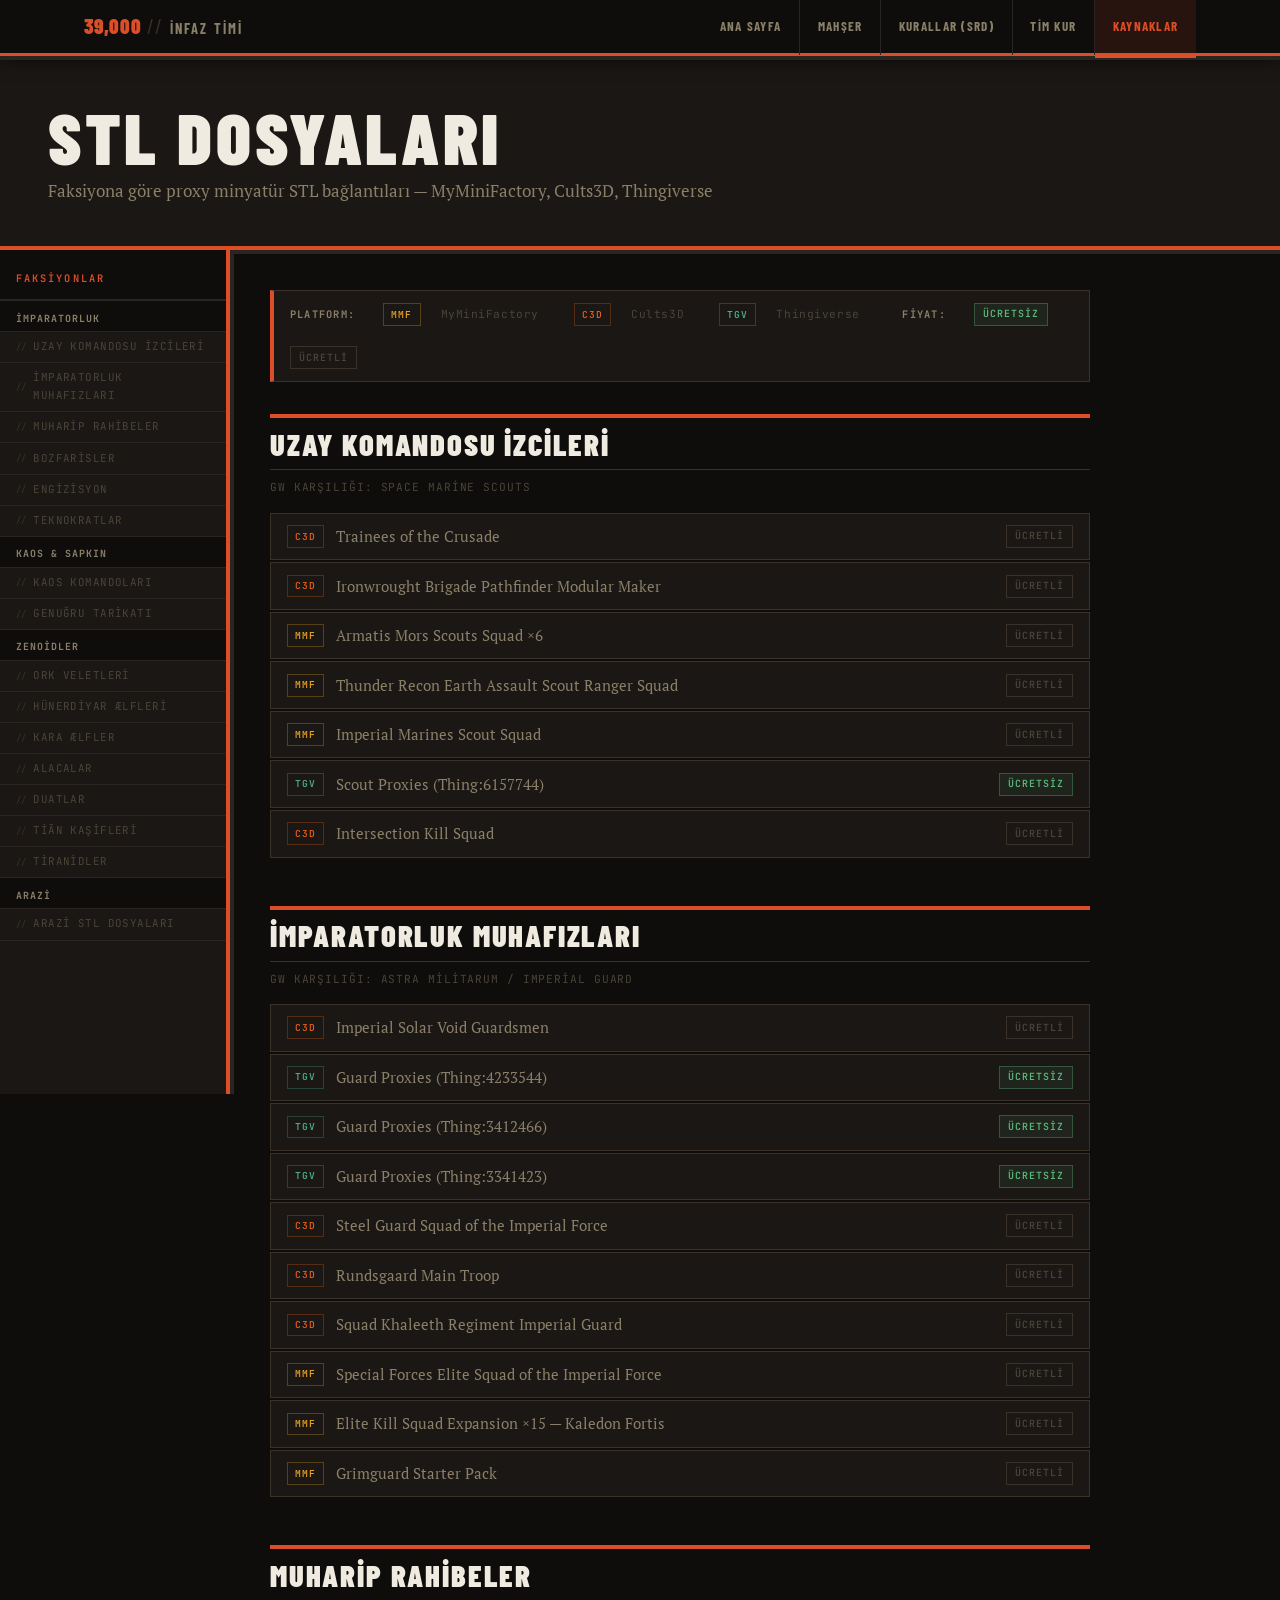
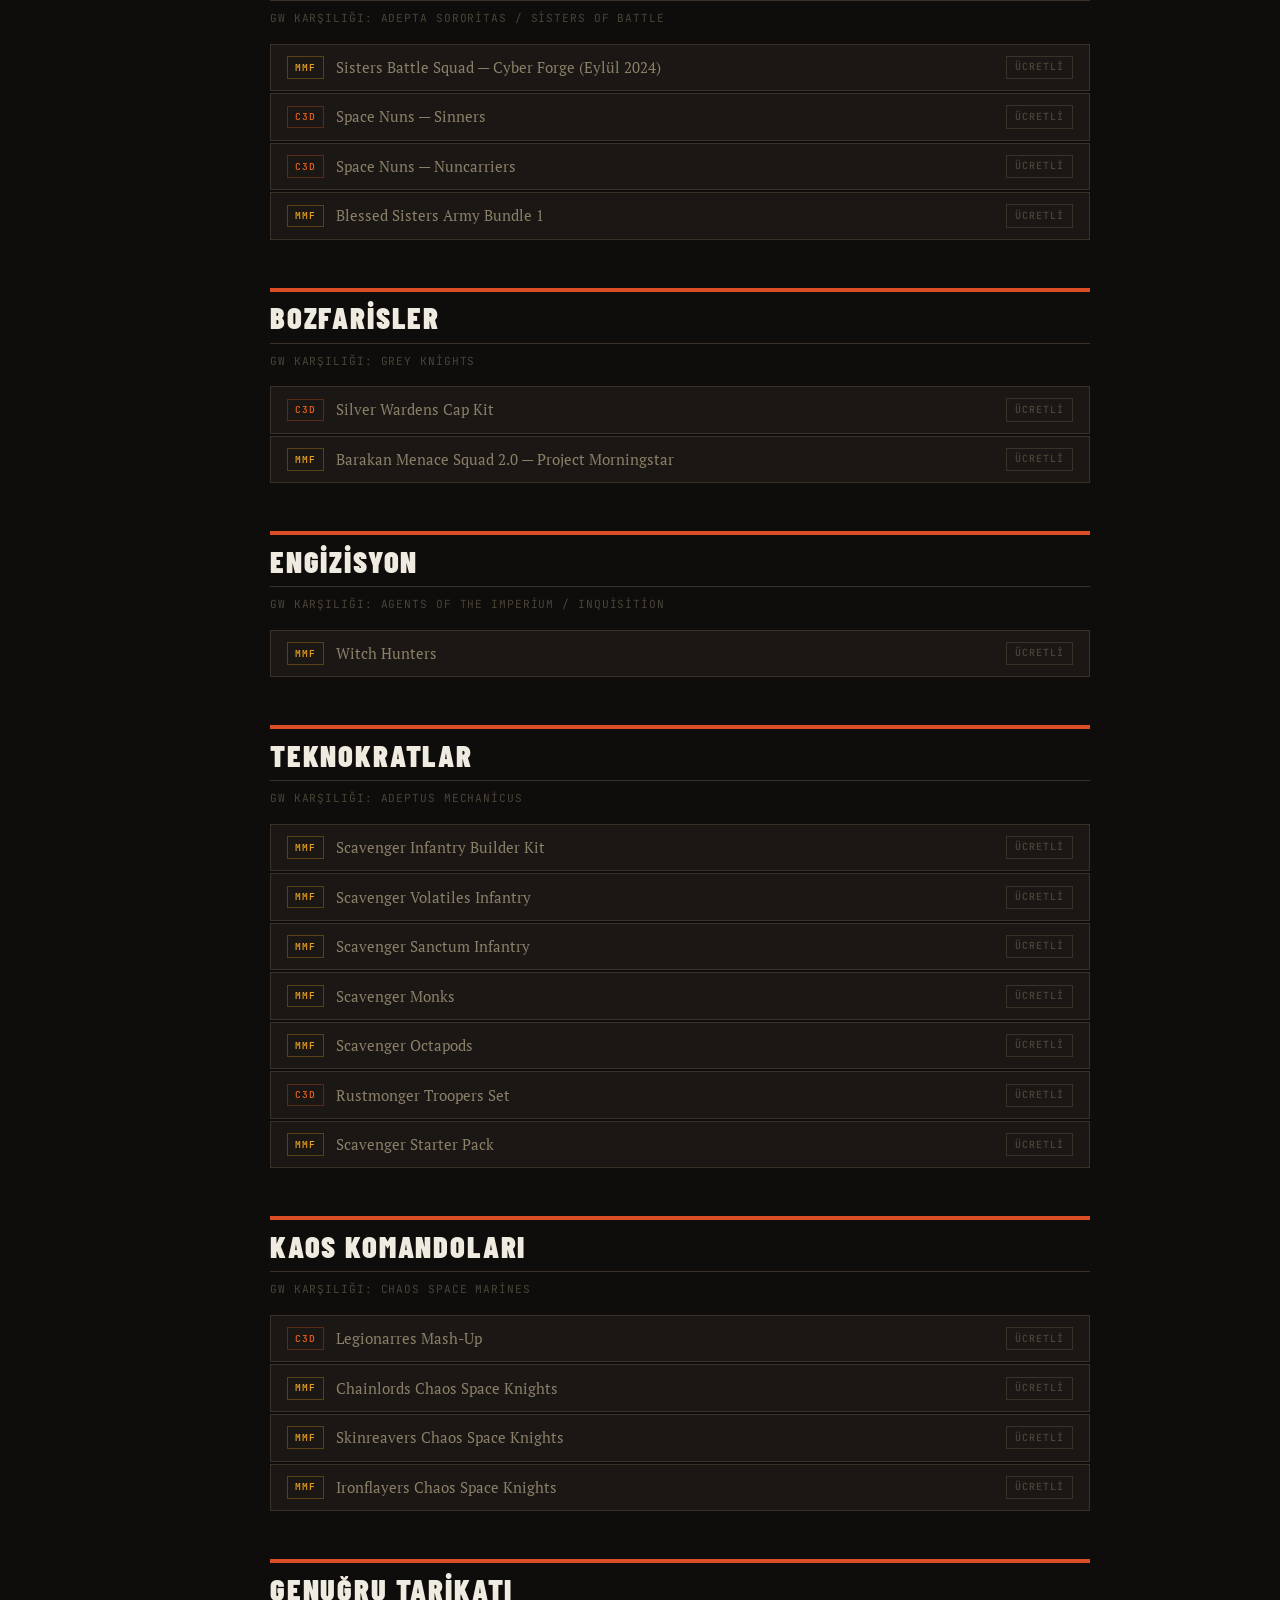
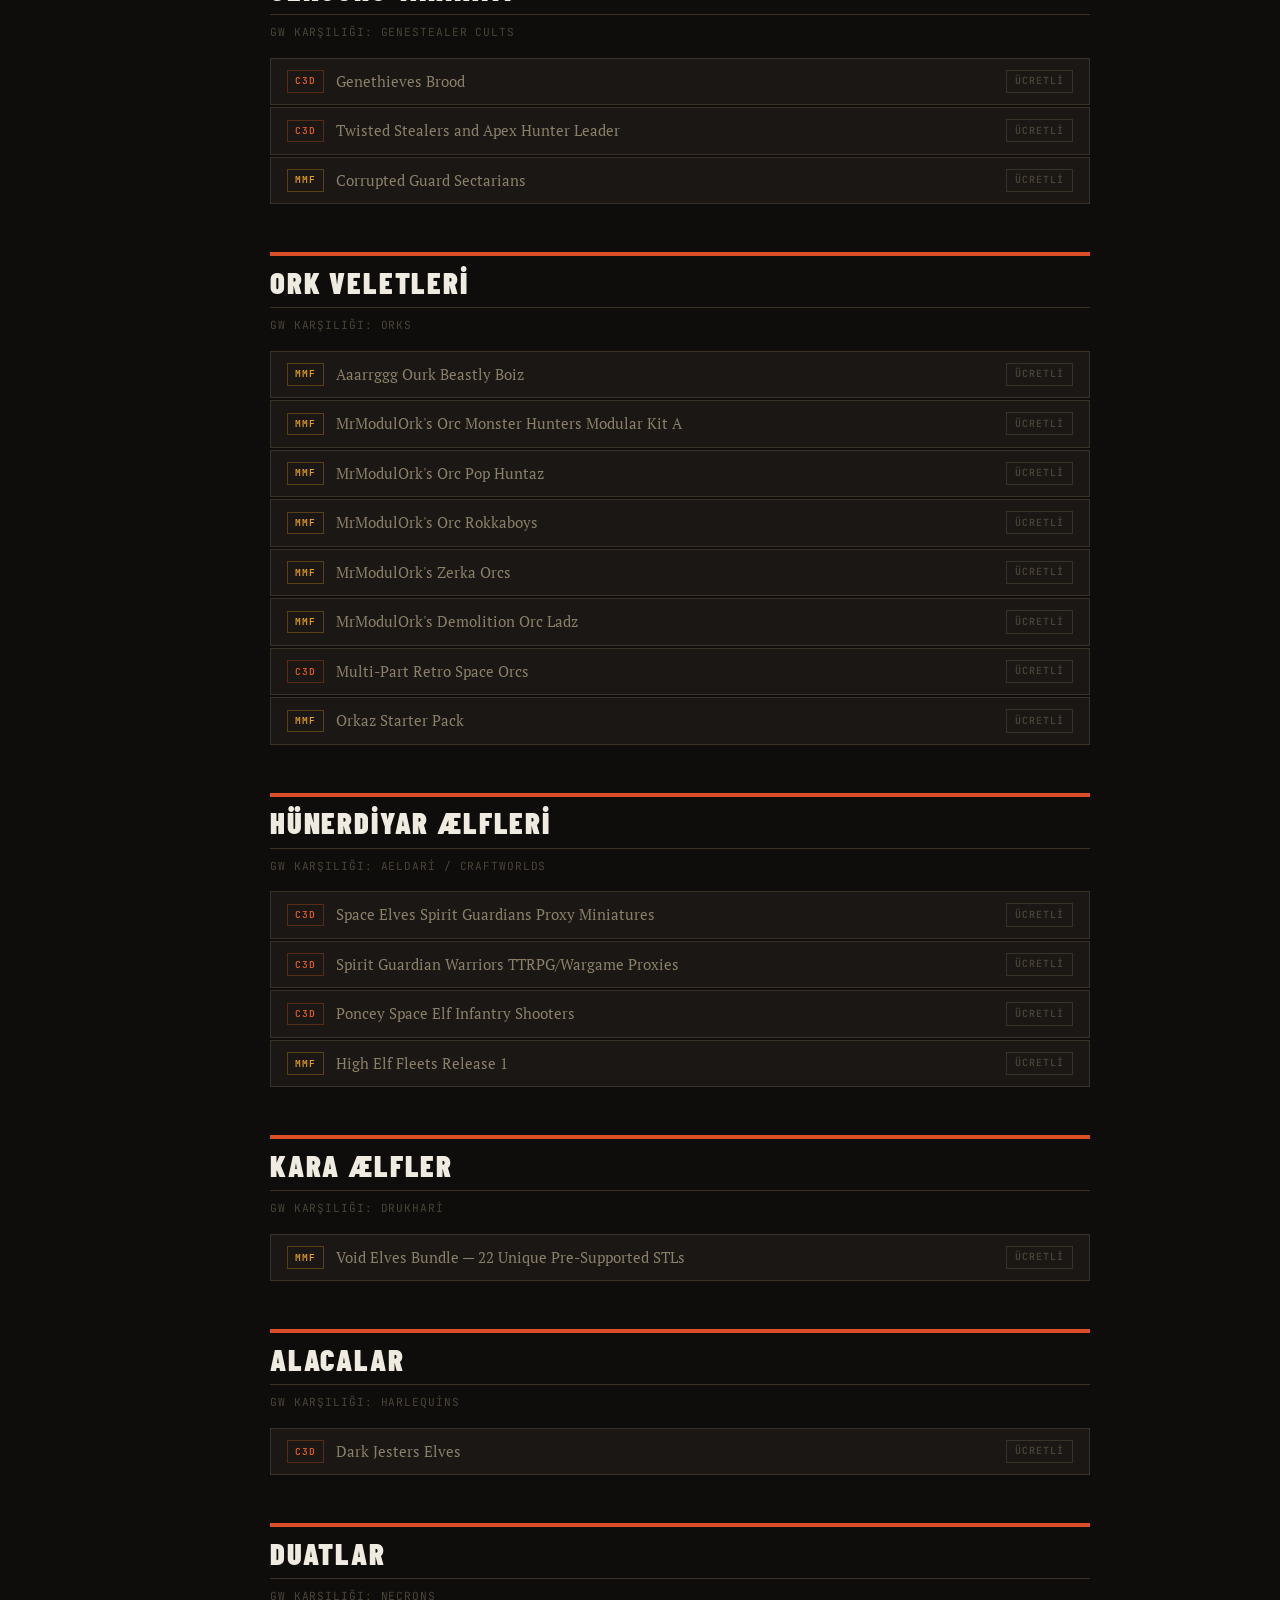
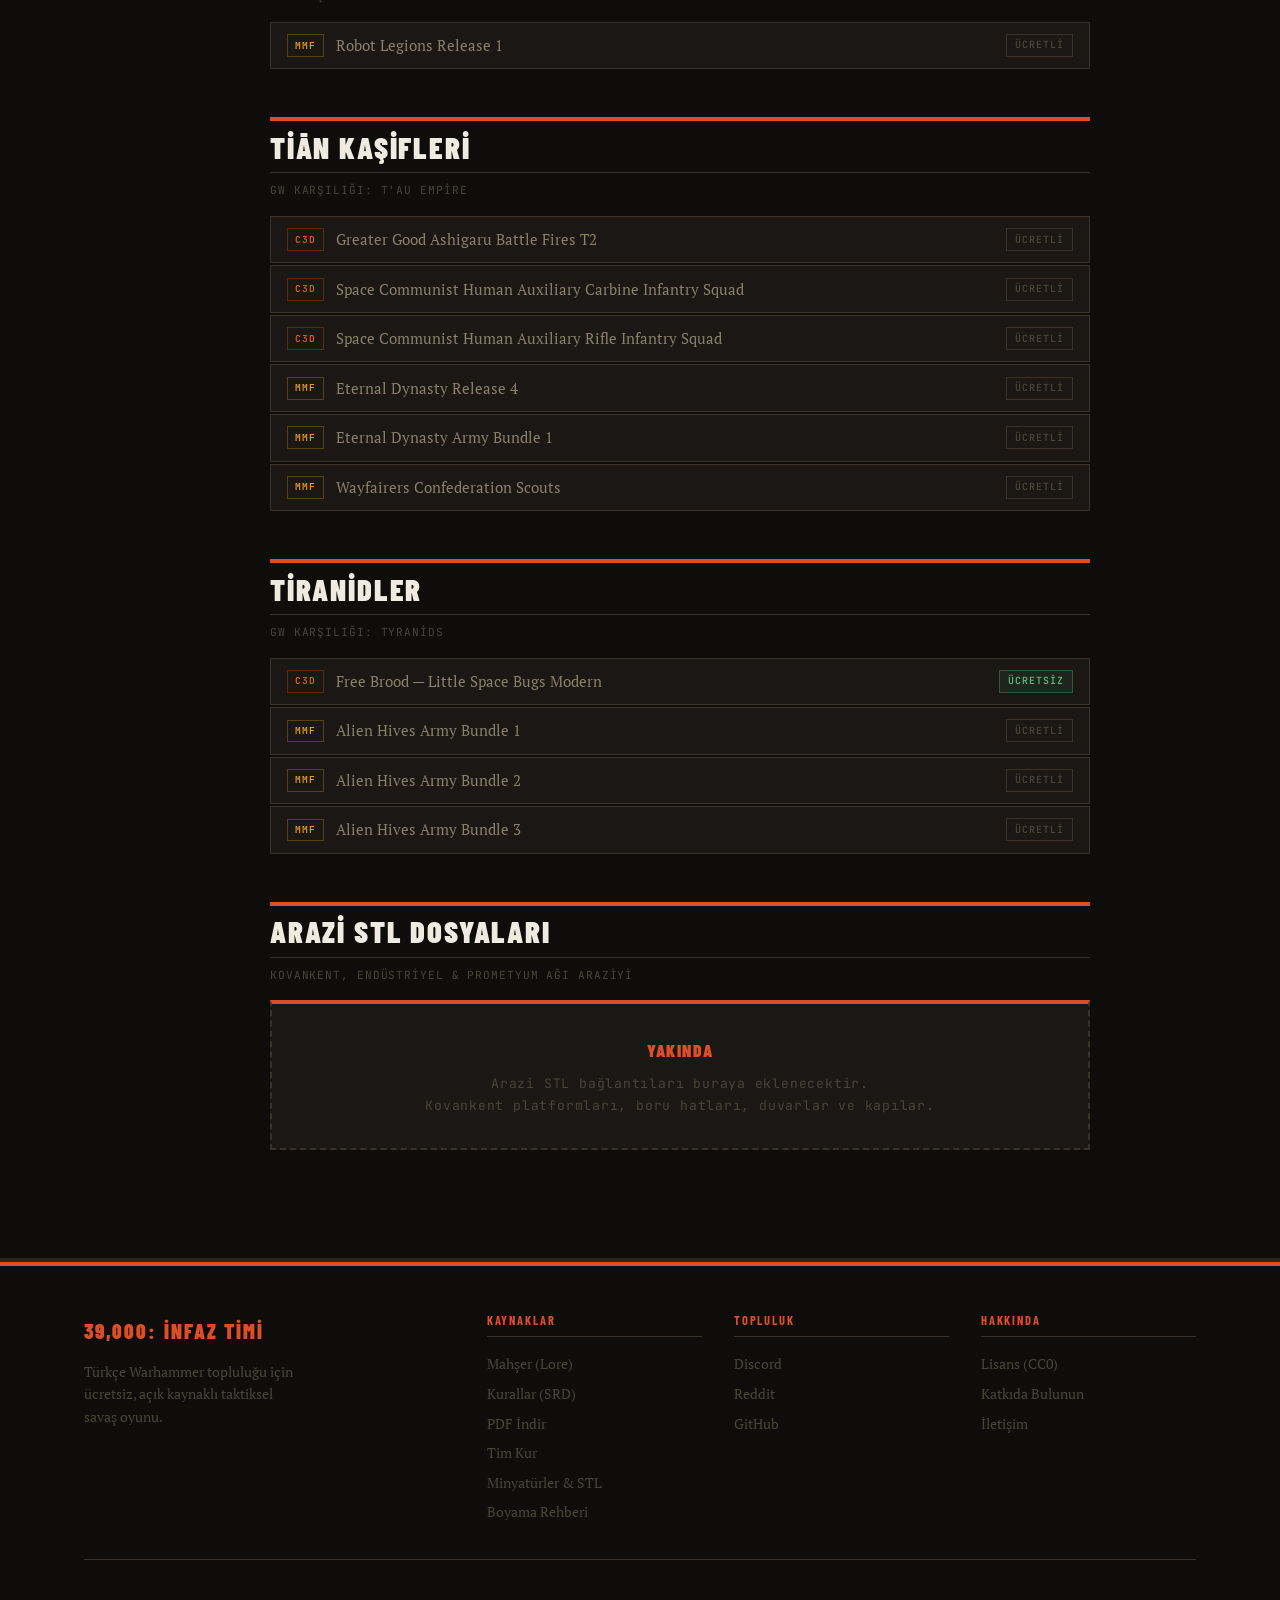
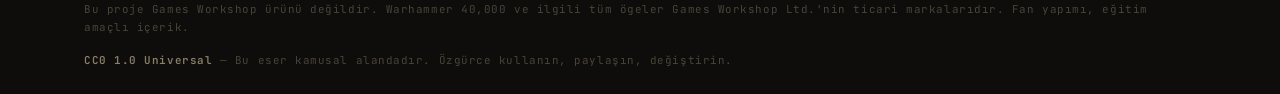
<file: stl.html>
<!DOCTYPE html>
<html lang="tr">
<head>
    <meta charset="UTF-8">
    <meta name="viewport" content="width=device-width, initial-scale=1.0">
    <title>STL Dosyaları - 39,000: İnfaz Timi</title>
    <link rel="stylesheet" href="style.css">
    <link rel="preconnect" href="https://fonts.googleapis.com">
    <link rel="preconnect" href="https://fonts.gstatic.com" crossorigin>
    <link href="https://fonts.googleapis.com/css2?family=Barlow+Condensed:wght@600;700;900&family=PT+Serif:wght@400;700&family=JetBrains+Mono:wght@400;600&display=swap" rel="stylesheet">
    <style>
        /* ── STL PAGE SPECIFIC ────────────────────────────────── */

        /* Two-column layout: TOC sidebar + content */
        .stl-layout {
            display: grid;
            grid-template-columns: var(--sidebar-w) 1fr;
            min-height: calc(100vh - 56px);
        }

        /* Sidebar TOC — same stamp-index pattern as SRD */
        .stl-toc {
            position: sticky;
            top: var(--nav-h);
            height: calc(100vh - var(--nav-h));
            overflow-y: auto;
            background: var(--ink-raised);
            border-right: 4px solid var(--ember);
            box-shadow: 4px 0 0 0 var(--ink-edge);
            display: flex;
            flex-direction: column;
        }
        .stl-toc::-webkit-scrollbar { width: 4px; }
        .stl-toc::-webkit-scrollbar-track { background: var(--ink-raised); }
        .stl-toc::-webkit-scrollbar-thumb { background: var(--ink-rule); }

        .stl-toc__header {
            font-family: var(--font-mono);
            font-size: 0.65rem;
            font-weight: 600;
            letter-spacing: 0.2em;
            text-transform: uppercase;
            color: var(--ember);
            padding: 1.25rem 1rem 0.75rem;
            border-bottom: 2px solid var(--ink-edge);
            background: var(--ink);
        }

        .stl-toc__group-title {
            display: block;
            font-family: var(--font-mono);
            font-size: 0.62rem;
            font-weight: 700;
            letter-spacing: 0.1em;
            text-transform: uppercase;
            color: var(--paper-dim);
            padding: 0.6rem 1rem 0.25rem;
            background: var(--ink);
            border-bottom: 1px solid var(--ink-edge);
        }

        .stl-toc a {
            display: flex;
            align-items: center;
            gap: 0.4rem;
            padding: 0.38rem 1rem;
            font-family: var(--font-mono);
            font-size: 0.68rem;
            letter-spacing: 0.04em;
            text-transform: uppercase;
            color: var(--paper-ghost);
            border-bottom: 1px solid var(--ink-edge);
            transition: background 0.12s, color 0.12s;
            text-decoration: none;
        }
        .stl-toc a::before {
            content: '//';
            font-size: 0.55rem;
            color: var(--ink-rule);
            flex-shrink: 0;
            transition: color 0.12s;
        }
        .stl-toc a:hover {
            background: var(--ink-edge);
            color: var(--paper);
        }
        .stl-toc a:hover::before { color: var(--ember); }

        /* Main content */
        .stl-main {
            padding: 2.5rem 2.5rem 4rem;
            max-width: 900px;
        }

        /* Faction section */
        .faction-section {
            margin-bottom: 3rem;
            scroll-margin-top: calc(var(--nav-h) + 1rem);
        }

        .faction-heading {
            font-family: var(--font-display);
            font-size: clamp(1.3rem, 3vw, 1.9rem);
            font-weight: 900;
            letter-spacing: 0.06em;
            text-transform: uppercase;
            color: var(--white-cold);
            padding-top: 0.6rem;
            border-top: 4px solid var(--ember);
            border-bottom: 1px solid var(--ink-rule);
            padding-bottom: 0.5rem;
            margin-bottom: 0.5rem;
        }

        .faction-gw {
            font-family: var(--font-mono);
            font-size: 0.7rem;
            letter-spacing: 0.08em;
            text-transform: uppercase;
            color: var(--paper-ghost);
            margin-bottom: 1rem;
        }

        /* STL link list */
        .stl-list {
            display: flex;
            flex-direction: column;
            gap: 2px;
        }

        .stl-entry {
            display: grid;
            grid-template-columns: auto 1fr auto;
            align-items: center;
            gap: 0.75rem;
            padding: 0.7rem 1rem;
            background: var(--ink-raised);
            border: 1px solid var(--ink-rule);
            text-decoration: none;
            transition: background 0.12s, border-color 0.12s;
            position: relative;
        }
        .stl-entry::before {
            content: '';
            position: absolute;
            left: 0; top: 0; bottom: 0;
            width: 3px;
            background: var(--ember);
            opacity: 0;
            transition: opacity 0.12s;
        }
        .stl-entry:hover {
            background: var(--ink-edge);
            border-color: var(--ember-rule);
        }
        .stl-entry:hover::before { opacity: 1; }

        /* Platform badge */
        .stl-platform {
            font-family: var(--font-mono);
            font-size: 0.6rem;
            font-weight: 600;
            letter-spacing: 0.1em;
            text-transform: uppercase;
            padding: 0.15rem 0.45rem;
            border: 1px solid var(--ink-rule);
            color: var(--paper-ghost);
            white-space: nowrap;
            flex-shrink: 0;
        }
        .stl-platform--mmf  { color: #e8a020; border-color: rgba(232,160,32,0.3); }
        .stl-platform--c3d  { color: #e05c1a; border-color: rgba(224,92,26,0.3); }
        .stl-platform--tgv  { color: #4aab8f; border-color: rgba(74,171,143,0.3); }

        /* Link name */
        .stl-name {
            font-family: var(--font-body);
            font-size: 0.92rem;
            color: var(--paper-dim);
            line-height: 1.3;
        }
        .stl-entry:hover .stl-name { color: var(--paper); }

        /* Free / Paid tag */
        .stl-price {
            font-family: var(--font-mono);
            font-size: 0.62rem;
            font-weight: 600;
            letter-spacing: 0.1em;
            text-transform: uppercase;
            padding: 0.15rem 0.5rem;
            white-space: nowrap;
            flex-shrink: 0;
        }
        .stl-price--free {
            color: #5ab87a;
            border: 1px solid rgba(90,184,122,0.35);
            background: rgba(90,184,122,0.08);
        }
        .stl-price--paid {
            color: var(--paper-ghost);
            border: 1px solid var(--ink-rule);
        }

        /* Legend */
        .stl-legend {
            display: flex;
            gap: 1.25rem;
            flex-wrap: wrap;
            padding: 0.75rem 1rem;
            background: var(--ink-raised);
            border: 1px solid var(--ink-rule);
            border-left: 4px solid var(--ember);
            margin-bottom: 2rem;
            font-family: var(--font-mono);
            font-size: 0.7rem;
            letter-spacing: 0.05em;
            color: var(--paper-ghost);
            align-items: center;
        }
        .stl-legend strong {
            color: var(--paper-dim);
            font-size: 0.65rem;
            letter-spacing: 0.12em;
            text-transform: uppercase;
            margin-right: 0.5rem;
        }

        /* Terrain placeholder */
        .terrain-placeholder {
            background: var(--ink-raised);
            border: 2px dashed var(--ink-rule);
            border-top: 4px solid var(--ember);
            padding: 2rem;
            text-align: center;
        }
        .terrain-placeholder p {
            font-family: var(--font-mono);
            font-size: 0.82rem;
            color: var(--paper-ghost);
            letter-spacing: 0.06em;
        }
        .terrain-placeholder strong {
            color: var(--ember);
            display: block;
            font-family: var(--font-display);
            font-size: 1.1rem;
            font-weight: 900;
            letter-spacing: 0.08em;
            text-transform: uppercase;
            margin-bottom: 0.5rem;
        }

        @media (max-width: 860px) {
            .stl-layout { grid-template-columns: 1fr; }
            .stl-toc { display: none; }
            .stl-main { padding: 1.5rem 1rem 3rem; }
        }
    </style>
</head>
<body class="resources-page">

    <nav class="main-nav">
        <div class="nav-container">
            <div class="nav-brand">
                <span class="nav-number">39,000</span>
                <span class="nav-title">İNFAZ TİMİ</span>
            </div>
            <div class="nav-links">
                <a href="index.html" class="nav-link">Ana Sayfa</a>
                <a href="mahser.html" class="nav-link">Mahşer</a>
                <a href="srd.html" class="nav-link">Kurallar (SRD)</a>
                <a href="tim-kur.html" class="nav-link">Tim Kur</a>
                <a href="kaynaklar.html" class="nav-link active">Kaynaklar</a>
            </div>
            <button class="nav-toggle" aria-label="Menüyü aç/kapat">
                <span></span><span></span><span></span>
            </button>
        </div>
    </nav>

    <header class="page-header">
        <h1 class="page-header__title">STL DOSYALARI</h1>
        <p class="page-header__sub">Faksiyona göre proxy minyatür STL bağlantıları — MyMiniFactory, Cults3D, Thingiverse</p>
    </header>

    <div class="stl-layout">

        <!-- ── SIDEBAR TOC ───────────────────────────────────── -->
        <aside class="stl-toc">
            <div class="stl-toc__header">Faksiyonlar</div>

            <span class="stl-toc__group-title">İmparatorluk</span>
            <a href="#scouts">Uzay Komandosu İzcileri</a>
            <a href="#guard">İmparatorluk Muhafızları</a>
            <a href="#sisters">Muharip Rahibeler</a>
            <a href="#grey-knights">Bozfarisler</a>
            <a href="#inquisition">Engizisyon</a>
            <a href="#admech">Teknokratlar</a>

            <span class="stl-toc__group-title">Kaos & Sapkın</span>
            <a href="#csm">Kaos Komandoları</a>
            <a href="#gsc">Genuğru Tarikatı</a>

            <span class="stl-toc__group-title">Zenoidler</span>
            <a href="#orks">Ork Veletleri</a>
            <a href="#aeldari">Hünerdiyar Ælfleri</a>
            <a href="#drukhari">Kara Ælfler</a>
            <a href="#harlequins">Alacalar</a>
            <a href="#necrons">Duatlar</a>
            <a href="#tau">Tiān Kaşifleri</a>
            <a href="#tyranids">Tiranidler</a>

            <span class="stl-toc__group-title">Arazi</span>
            <a href="#arazi">Arazi STL Dosyaları</a>
        </aside>

        <!-- ── MAIN CONTENT ──────────────────────────────────── -->
        <main class="stl-main">

            <div class="stl-legend">
                <strong>Platform:</strong>
                <span class="stl-platform stl-platform--mmf">MMF</span> MyMiniFactory &nbsp;
                <span class="stl-platform stl-platform--c3d">C3D</span> Cults3D &nbsp;
                <span class="stl-platform stl-platform--tgv">TGV</span> Thingiverse
                &nbsp;&nbsp;
                <strong>Fiyat:</strong>
                <span class="stl-price stl-price--free">Ücretsiz</span>
                <span class="stl-price stl-price--paid">Ücretli</span>
            </div>

            <!-- ══ UZAY KOMANDOSU İZCİLERİ ══ -->
            <section class="faction-section" id="scouts">
                <h2 class="faction-heading">Uzay Komandosu İzcileri</h2>
                <div class="faction-gw">GW Karşılığı: Space Marine Scouts</div>
                <div class="stl-list">
                    <a class="stl-entry" href="https://cults3d.com/en/3d-model/game/trainees-of-the-crusade" target="_blank" rel="noopener">
                        <span class="stl-platform stl-platform--c3d">C3D</span>
                        <span class="stl-name">Trainees of the Crusade</span>
                        <span class="stl-price stl-price--paid">Ücretli</span>
                    </a>
                    <a class="stl-entry" href="https://cults3d.com/en/3d-model/game/ironwrought-brigade-pathfinder-modular-maker" target="_blank" rel="noopener">
                        <span class="stl-platform stl-platform--c3d">C3D</span>
                        <span class="stl-name">Ironwrought Brigade Pathfinder Modular Maker</span>
                        <span class="stl-price stl-price--paid">Ücretli</span>
                    </a>
                    <a class="stl-entry" href="https://www.myminifactory.com/object/3d-print-armatis-mors-scouts-squad-x6-324792" target="_blank" rel="noopener">
                        <span class="stl-platform stl-platform--mmf">MMF</span>
                        <span class="stl-name">Armatis Mors Scouts Squad ×6</span>
                        <span class="stl-price stl-price--paid">Ücretli</span>
                    </a>
                    <a class="stl-entry" href="https://www.myminifactory.com/object/3d-print-thunder-recon-earth-assault-scout-ranger-s-squad-365556" target="_blank" rel="noopener">
                        <span class="stl-platform stl-platform--mmf">MMF</span>
                        <span class="stl-name">Thunder Recon Earth Assault Scout Ranger Squad</span>
                        <span class="stl-price stl-price--paid">Ücretli</span>
                    </a>
                    <a class="stl-entry" href="https://www.myminifactory.com/object/3d-print-imperial-marines-scout-squad-265479" target="_blank" rel="noopener">
                        <span class="stl-platform stl-platform--mmf">MMF</span>
                        <span class="stl-name">Imperial Marines Scout Squad</span>
                        <span class="stl-price stl-price--paid">Ücretli</span>
                    </a>
                    <a class="stl-entry" href="https://www.thingiverse.com/thing:6157744" target="_blank" rel="noopener">
                        <span class="stl-platform stl-platform--tgv">TGV</span>
                        <span class="stl-name">Scout Proxies (Thing:6157744)</span>
                        <span class="stl-price stl-price--free">Ücretsiz</span>
                    </a>
                    <a class="stl-entry" href="https://cults3d.com/en/3d-model/game/intersection-kill-squad/makes" target="_blank" rel="noopener">
                        <span class="stl-platform stl-platform--c3d">C3D</span>
                        <span class="stl-name">Intersection Kill Squad</span>
                        <span class="stl-price stl-price--paid">Ücretli</span>
                    </a>
                </div>
            </section>

            <!-- ══ İMPARATORLUK MUHAFIZLARI ══ -->
            <section class="faction-section" id="guard">
                <h2 class="faction-heading">İmparatorluk Muhafızları</h2>
                <div class="faction-gw">GW Karşılığı: Astra Militarum / Imperial Guard</div>
                <div class="stl-list">
                    <a class="stl-entry" href="https://cults3d.com/en/3d-model/game/imperial-solar-void-guardsmen" target="_blank" rel="noopener">
                        <span class="stl-platform stl-platform--c3d">C3D</span>
                        <span class="stl-name">Imperial Solar Void Guardsmen</span>
                        <span class="stl-price stl-price--paid">Ücretli</span>
                    </a>
                    <a class="stl-entry" href="https://www.thingiverse.com/thing:4233544" target="_blank" rel="noopener">
                        <span class="stl-platform stl-platform--tgv">TGV</span>
                        <span class="stl-name">Guard Proxies (Thing:4233544)</span>
                        <span class="stl-price stl-price--free">Ücretsiz</span>
                    </a>
                    <a class="stl-entry" href="https://www.thingiverse.com/thing:3412466" target="_blank" rel="noopener">
                        <span class="stl-platform stl-platform--tgv">TGV</span>
                        <span class="stl-name">Guard Proxies (Thing:3412466)</span>
                        <span class="stl-price stl-price--free">Ücretsiz</span>
                    </a>
                    <a class="stl-entry" href="https://www.thingiverse.com/thing:3341423" target="_blank" rel="noopener">
                        <span class="stl-platform stl-platform--tgv">TGV</span>
                        <span class="stl-name">Guard Proxies (Thing:3341423)</span>
                        <span class="stl-price stl-price--free">Ücretsiz</span>
                    </a>
                    <a class="stl-entry" href="https://cults3d.com/en/3d-model/game/steel-guard-squad-of-the-imperial-force" target="_blank" rel="noopener">
                        <span class="stl-platform stl-platform--c3d">C3D</span>
                        <span class="stl-name">Steel Guard Squad of the Imperial Force</span>
                        <span class="stl-price stl-price--paid">Ücretli</span>
                    </a>
                    <a class="stl-entry" href="https://cults3d.com/en/3d-model/game/rundsgaard-main-troop" target="_blank" rel="noopener">
                        <span class="stl-platform stl-platform--c3d">C3D</span>
                        <span class="stl-name">Rundsgaard Main Troop</span>
                        <span class="stl-price stl-price--paid">Ücretli</span>
                    </a>
                    <a class="stl-entry" href="https://cults3d.com/en/3d-model/game/squad-khaleeth-regiment-imperial-guard" target="_blank" rel="noopener">
                        <span class="stl-platform stl-platform--c3d">C3D</span>
                        <span class="stl-name">Squad Khaleeth Regiment Imperial Guard</span>
                        <span class="stl-price stl-price--paid">Ücretli</span>
                    </a>
                    <a class="stl-entry" href="https://www.myminifactory.com/object/3d-print-special-forces-elite-squad-of-the-imperial-force-190907" target="_blank" rel="noopener">
                        <span class="stl-platform stl-platform--mmf">MMF</span>
                        <span class="stl-name">Special Forces Elite Squad of the Imperial Force</span>
                        <span class="stl-price stl-price--paid">Ücretli</span>
                    </a>
                    <a class="stl-entry" href="https://www.myminifactory.com/object/3d-print-elite-kill-squad-expansion-x15-kaledon-fortis-346298" target="_blank" rel="noopener">
                        <span class="stl-platform stl-platform--mmf">MMF</span>
                        <span class="stl-name">Elite Kill Squad Expansion ×15 — Kaledon Fortis</span>
                        <span class="stl-price stl-price--paid">Ücretli</span>
                    </a>
                    <a class="stl-entry" href="https://www.myminifactory.com/object/3d-print-grimguard-starter-pack-782030" target="_blank" rel="noopener">
                        <span class="stl-platform stl-platform--mmf">MMF</span>
                        <span class="stl-name">Grimguard Starter Pack</span>
                        <span class="stl-price stl-price--paid">Ücretli</span>
                    </a>
                </div>
            </section>

            <!-- ══ MUHARİP RAHİBELER ══ -->
            <section class="faction-section" id="sisters">
                <h2 class="faction-heading">Muharip Rahibeler</h2>
                <div class="faction-gw">GW Karşılığı: Adepta Sororitas / Sisters of Battle</div>
                <div class="stl-list">
                    <a class="stl-entry" href="https://www.myminifactory.com/object/3d-print-sisters-battle-squad-bikini-burnout-cyber-forge-miniatures-september-2024-411321" target="_blank" rel="noopener">
                        <span class="stl-platform stl-platform--mmf">MMF</span>
                        <span class="stl-name">Sisters Battle Squad — Cyber Forge (Eylül 2024)</span>
                        <span class="stl-price stl-price--paid">Ücretli</span>
                    </a>
                    <a class="stl-entry" href="https://cults3d.com/en/3d-model/game/space-nuns-sinners" target="_blank" rel="noopener">
                        <span class="stl-platform stl-platform--c3d">C3D</span>
                        <span class="stl-name">Space Nuns — Sinners</span>
                        <span class="stl-price stl-price--paid">Ücretli</span>
                    </a>
                    <a class="stl-entry" href="https://cults3d.com/en/3d-model/game/space-nuns-nuncarriers" target="_blank" rel="noopener">
                        <span class="stl-platform stl-platform--c3d">C3D</span>
                        <span class="stl-name">Space Nuns — Nuncarriers</span>
                        <span class="stl-price stl-price--paid">Ücretli</span>
                    </a>
                    <a class="stl-entry" href="https://www.myminifactory.com/object/3d-print-blessed-sisters-army-bundle-1-306840" target="_blank" rel="noopener">
                        <span class="stl-platform stl-platform--mmf">MMF</span>
                        <span class="stl-name">Blessed Sisters Army Bundle 1</span>
                        <span class="stl-price stl-price--paid">Ücretli</span>
                    </a>
                </div>
            </section>

            <!-- ══ BOZFARİSLER ══ -->
            <section class="faction-section" id="grey-knights">
                <h2 class="faction-heading">Bozfarisler</h2>
                <div class="faction-gw">GW Karşılığı: Grey Knights</div>
                <div class="stl-list">
                    <a class="stl-entry" href="https://cults3d.com/en/3d-model/game/silver-wardens-cap-kit" target="_blank" rel="noopener">
                        <span class="stl-platform stl-platform--c3d">C3D</span>
                        <span class="stl-name">Silver Wardens Cap Kit</span>
                        <span class="stl-price stl-price--paid">Ücretli</span>
                    </a>
                    <a class="stl-entry" href="https://www.myminifactory.com/object/3d-print-barakan-menace-squad-2-0-project-morningstar-759025" target="_blank" rel="noopener">
                        <span class="stl-platform stl-platform--mmf">MMF</span>
                        <span class="stl-name">Barakan Menace Squad 2.0 — Project Morningstar</span>
                        <span class="stl-price stl-price--paid">Ücretli</span>
                    </a>
                </div>
            </section>

            <!-- ══ ENGİZİSYON ══ -->
            <section class="faction-section" id="inquisition">
                <h2 class="faction-heading">Engizisyon</h2>
                <div class="faction-gw">GW Karşılığı: Agents of the Imperium / Inquisition</div>
                <div class="stl-list">
                    <a class="stl-entry" href="https://www.myminifactory.com/object/3d-print-witch-hunters-218211" target="_blank" rel="noopener">
                        <span class="stl-platform stl-platform--mmf">MMF</span>
                        <span class="stl-name">Witch Hunters</span>
                        <span class="stl-price stl-price--paid">Ücretli</span>
                    </a>
                </div>
            </section>

            <!-- ══ TEKNOKRATLAR ══ -->
            <section class="faction-section" id="admech">
                <h2 class="faction-heading">Teknokratlar</h2>
                <div class="faction-gw">GW Karşılığı: Adeptus Mechanicus</div>
                <div class="stl-list">
                    <a class="stl-entry" href="https://www.myminifactory.com/object/3d-print-scavenger-infantry-builder-kit-372006" target="_blank" rel="noopener">
                        <span class="stl-platform stl-platform--mmf">MMF</span>
                        <span class="stl-name">Scavenger Infantry Builder Kit</span>
                        <span class="stl-price stl-price--paid">Ücretli</span>
                    </a>
                    <a class="stl-entry" href="https://www.myminifactory.com/object/3d-print-scavenger-volatiles-infantry-402031" target="_blank" rel="noopener">
                        <span class="stl-platform stl-platform--mmf">MMF</span>
                        <span class="stl-name">Scavenger Volatiles Infantry</span>
                        <span class="stl-price stl-price--paid">Ücretli</span>
                    </a>
                    <a class="stl-entry" href="https://www.myminifactory.com/object/3d-print-scavenger-sanctum-infantry-711167" target="_blank" rel="noopener">
                        <span class="stl-platform stl-platform--mmf">MMF</span>
                        <span class="stl-name">Scavenger Sanctum Infantry</span>
                        <span class="stl-price stl-price--paid">Ücretli</span>
                    </a>
                    <a class="stl-entry" href="https://www.myminifactory.com/object/3d-print-scavenger-monks-452018" target="_blank" rel="noopener">
                        <span class="stl-platform stl-platform--mmf">MMF</span>
                        <span class="stl-name">Scavenger Monks</span>
                        <span class="stl-price stl-price--paid">Ücretli</span>
                    </a>
                    <a class="stl-entry" href="https://www.myminifactory.com/object/3d-print-scavenger-octapods-430944" target="_blank" rel="noopener">
                        <span class="stl-platform stl-platform--mmf">MMF</span>
                        <span class="stl-name">Scavenger Octapods</span>
                        <span class="stl-price stl-price--paid">Ücretli</span>
                    </a>
                    <a class="stl-entry" href="https://cults3d.com/en/3d-model/game/rustmonger-troopers-set" target="_blank" rel="noopener">
                        <span class="stl-platform stl-platform--c3d">C3D</span>
                        <span class="stl-name">Rustmonger Troopers Set</span>
                        <span class="stl-price stl-price--paid">Ücretli</span>
                    </a>
                    <a class="stl-entry" href="https://www.myminifactory.com/object/3d-print-scavenger-starter-pack-782038" target="_blank" rel="noopener">
                        <span class="stl-platform stl-platform--mmf">MMF</span>
                        <span class="stl-name">Scavenger Starter Pack</span>
                        <span class="stl-price stl-price--paid">Ücretli</span>
                    </a>
                </div>
            </section>

            <!-- ══ KAOS KOMANDOLARI ══ -->
            <section class="faction-section" id="csm">
                <h2 class="faction-heading">Kaos Komandoları</h2>
                <div class="faction-gw">GW Karşılığı: Chaos Space Marines</div>
                <div class="stl-list">
                    <a class="stl-entry" href="https://cults3d.com/en/3d-model/game/legionarres-mash-up" target="_blank" rel="noopener">
                        <span class="stl-platform stl-platform--c3d">C3D</span>
                        <span class="stl-name">Legionarres Mash-Up</span>
                        <span class="stl-price stl-price--paid">Ücretli</span>
                    </a>
                    <a class="stl-entry" href="https://www.myminifactory.com/object/3d-print-chainlords-chaos-space-knights-411227" target="_blank" rel="noopener">
                        <span class="stl-platform stl-platform--mmf">MMF</span>
                        <span class="stl-name">Chainlords Chaos Space Knights</span>
                        <span class="stl-price stl-price--paid">Ücretli</span>
                    </a>
                    <a class="stl-entry" href="https://www.myminifactory.com/object/3d-print-skinreavers-chaos-space-knights-486769" target="_blank" rel="noopener">
                        <span class="stl-platform stl-platform--mmf">MMF</span>
                        <span class="stl-name">Skinreavers Chaos Space Knights</span>
                        <span class="stl-price stl-price--paid">Ücretli</span>
                    </a>
                    <a class="stl-entry" href="https://www.myminifactory.com/object/3d-print-ironflayers-chaos-space-knights-625731" target="_blank" rel="noopener">
                        <span class="stl-platform stl-platform--mmf">MMF</span>
                        <span class="stl-name">Ironflayers Chaos Space Knights</span>
                        <span class="stl-price stl-price--paid">Ücretli</span>
                    </a>
                </div>
            </section>

            <!-- ══ GENUĞRU TARİKATI ══ -->
            <section class="faction-section" id="gsc">
                <h2 class="faction-heading">Genuğru Tarikatı</h2>
                <div class="faction-gw">GW Karşılığı: Genestealer Cults</div>
                <div class="stl-list">
                    <a class="stl-entry" href="https://cults3d.com/en/3d-model/game/genethieves-brood" target="_blank" rel="noopener">
                        <span class="stl-platform stl-platform--c3d">C3D</span>
                        <span class="stl-name">Genethieves Brood</span>
                        <span class="stl-price stl-price--paid">Ücretli</span>
                    </a>
                    <a class="stl-entry" href="https://cults3d.com/en/3d-model/game/twisted-stealers-and-apex-hunter-leader" target="_blank" rel="noopener">
                        <span class="stl-platform stl-platform--c3d">C3D</span>
                        <span class="stl-name">Twisted Stealers and Apex Hunter Leader</span>
                        <span class="stl-price stl-price--paid">Ücretli</span>
                    </a>
                    <a class="stl-entry" href="https://www.myminifactory.com/object/3d-print-corrupted-guard-sectarians-293075" target="_blank" rel="noopener">
                        <span class="stl-platform stl-platform--mmf">MMF</span>
                        <span class="stl-name">Corrupted Guard Sectarians</span>
                        <span class="stl-price stl-price--paid">Ücretli</span>
                    </a>
                </div>
            </section>

            <!-- ══ ORK VELETLERİ ══ -->
            <section class="faction-section" id="orks">
                <h2 class="faction-heading">Ork Veletleri</h2>
                <div class="faction-gw">GW Karşılığı: Orks</div>
                <div class="stl-list">
                    <a class="stl-entry" href="https://www.myminifactory.com/object/3d-print-aaarrggg-ourk-beastly-boiz-420329" target="_blank" rel="noopener">
                        <span class="stl-platform stl-platform--mmf">MMF</span>
                        <span class="stl-name">Aaarrggg Ourk Beastly Boiz</span>
                        <span class="stl-price stl-price--paid">Ücretli</span>
                    </a>
                    <a class="stl-entry" href="https://www.myminifactory.com/object/3d-print-mrmodulork-s-orc-monster-hunters-modular-kit-a-201670" target="_blank" rel="noopener">
                        <span class="stl-platform stl-platform--mmf">MMF</span>
                        <span class="stl-name">MrModulOrk's Orc Monster Hunters Modular Kit A</span>
                        <span class="stl-price stl-price--paid">Ücretli</span>
                    </a>
                    <a class="stl-entry" href="https://www.myminifactory.com/object/3d-print-mrmodulork-s-orc-pop-huntaz-779806" target="_blank" rel="noopener">
                        <span class="stl-platform stl-platform--mmf">MMF</span>
                        <span class="stl-name">MrModulOrk's Orc Pop Huntaz</span>
                        <span class="stl-price stl-price--paid">Ücretli</span>
                    </a>
                    <a class="stl-entry" href="https://www.myminifactory.com/object/3d-print-mrmodulork-s-orc-rokkaboys-310451" target="_blank" rel="noopener">
                        <span class="stl-platform stl-platform--mmf">MMF</span>
                        <span class="stl-name">MrModulOrk's Orc Rokkaboys</span>
                        <span class="stl-price stl-price--paid">Ücretli</span>
                    </a>
                    <a class="stl-entry" href="https://www.myminifactory.com/object/3d-print-mrmodulork-s-zerka-orcs-454820" target="_blank" rel="noopener">
                        <span class="stl-platform stl-platform--mmf">MMF</span>
                        <span class="stl-name">MrModulOrk's Zerka Orcs</span>
                        <span class="stl-price stl-price--paid">Ücretli</span>
                    </a>
                    <a class="stl-entry" href="https://www.myminifactory.com/object/3d-print-mrmodulork-s-demolition-orc-ladz-281738" target="_blank" rel="noopener">
                        <span class="stl-platform stl-platform--mmf">MMF</span>
                        <span class="stl-name">MrModulOrk's Demolition Orc Ladz</span>
                        <span class="stl-price stl-price--paid">Ücretli</span>
                    </a>
                    <a class="stl-entry" href="https://cults3d.com/en/3d-model/game/multi-part-retro-space-orcs" target="_blank" rel="noopener">
                        <span class="stl-platform stl-platform--c3d">C3D</span>
                        <span class="stl-name">Multi-Part Retro Space Orcs</span>
                        <span class="stl-price stl-price--paid">Ücretli</span>
                    </a>
                    <a class="stl-entry" href="https://www.myminifactory.com/object/3d-print-orkaz-starter-pack-782035" target="_blank" rel="noopener">
                        <span class="stl-platform stl-platform--mmf">MMF</span>
                        <span class="stl-name">Orkaz Starter Pack</span>
                        <span class="stl-price stl-price--paid">Ücretli</span>
                    </a>
                </div>
            </section>

            <!-- ══ HÜNERDİYAR ÆLFLERİ ══ -->
            <section class="faction-section" id="aeldari">
                <h2 class="faction-heading">Hünerdiyar Ælfleri</h2>
                <div class="faction-gw">GW Karşılığı: Aeldari / Craftworlds</div>
                <div class="stl-list">
                    <a class="stl-entry" href="https://cults3d.com/en/3d-model/game/space-elves-spirit-guardians-proxy-miniatures" target="_blank" rel="noopener">
                        <span class="stl-platform stl-platform--c3d">C3D</span>
                        <span class="stl-name">Space Elves Spirit Guardians Proxy Miniatures</span>
                        <span class="stl-price stl-price--paid">Ücretli</span>
                    </a>
                    <a class="stl-entry" href="https://cults3d.com/en/3d-model/game/spirit-guardian-warriors-ttrpg-wargame-proxies" target="_blank" rel="noopener">
                        <span class="stl-platform stl-platform--c3d">C3D</span>
                        <span class="stl-name">Spirit Guardian Warriors TTRPG/Wargame Proxies</span>
                        <span class="stl-price stl-price--paid">Ücretli</span>
                    </a>
                    <a class="stl-entry" href="https://cults3d.com/en/3d-model/game/poncey-space-elf-infantry-shooters" target="_blank" rel="noopener">
                        <span class="stl-platform stl-platform--c3d">C3D</span>
                        <span class="stl-name">Poncey Space Elf Infantry Shooters</span>
                        <span class="stl-price stl-price--paid">Ücretli</span>
                    </a>
                    <a class="stl-entry" href="https://www.myminifactory.com/object/3d-print-high-elf-fleets-release-1-362576" target="_blank" rel="noopener">
                        <span class="stl-platform stl-platform--mmf">MMF</span>
                        <span class="stl-name">High Elf Fleets Release 1</span>
                        <span class="stl-price stl-price--paid">Ücretli</span>
                    </a>
                </div>
            </section>

            <!-- ══ KARA ÆLFLER ══ -->
            <section class="faction-section" id="drukhari">
                <h2 class="faction-heading">Kara Ælfler</h2>
                <div class="faction-gw">GW Karşılığı: Drukhari</div>
                <div class="stl-list">
                    <a class="stl-entry" href="https://www.myminifactory.com/object/3d-print-void-elves-bundle-22-unique-pre-supported-stls-697627" target="_blank" rel="noopener">
                        <span class="stl-platform stl-platform--mmf">MMF</span>
                        <span class="stl-name">Void Elves Bundle — 22 Unique Pre-Supported STLs</span>
                        <span class="stl-price stl-price--paid">Ücretli</span>
                    </a>
                </div>
            </section>

            <!-- ══ ALACALAR ══ -->
            <section class="faction-section" id="harlequins">
                <h2 class="faction-heading">Alacalar</h2>
                <div class="faction-gw">GW Karşılığı: Harlequins</div>
                <div class="stl-list">
                    <a class="stl-entry" href="https://cults3d.com/en/3d-model/game/dark-jesters-elves" target="_blank" rel="noopener">
                        <span class="stl-platform stl-platform--c3d">C3D</span>
                        <span class="stl-name">Dark Jesters Elves</span>
                        <span class="stl-price stl-price--paid">Ücretli</span>
                    </a>
                </div>
            </section>

            <!-- ══ DUATLAR ══ -->
            <section class="faction-section" id="necrons">
                <h2 class="faction-heading">Duatlar</h2>
                <div class="faction-gw">GW Karşılığı: Necrons</div>
                <div class="stl-list">
                    <a class="stl-entry" href="https://www.myminifactory.com/object/3d-print-robot-legions-release-1-147599" target="_blank" rel="noopener">
                        <span class="stl-platform stl-platform--mmf">MMF</span>
                        <span class="stl-name">Robot Legions Release 1</span>
                        <span class="stl-price stl-price--paid">Ücretli</span>
                    </a>
                </div>
            </section>

            <!-- ══ TIĀN KAŞİFLERİ ══ -->
            <section class="faction-section" id="tau">
                <h2 class="faction-heading">Tiān Kaşifleri</h2>
                <div class="faction-gw">GW Karşılığı: T'au Empire</div>
                <div class="stl-list">
                    <a class="stl-entry" href="https://cults3d.com/en/3d-model/game/greater-good-ashigaru-battle-fires-t2" target="_blank" rel="noopener">
                        <span class="stl-platform stl-platform--c3d">C3D</span>
                        <span class="stl-name">Greater Good Ashigaru Battle Fires T2</span>
                        <span class="stl-price stl-price--paid">Ücretli</span>
                    </a>
                    <a class="stl-entry" href="https://cults3d.com/en/3d-model/game/space-communist-human-auxiliary-carbine-infantry-squad" target="_blank" rel="noopener">
                        <span class="stl-platform stl-platform--c3d">C3D</span>
                        <span class="stl-name">Space Communist Human Auxiliary Carbine Infantry Squad</span>
                        <span class="stl-price stl-price--paid">Ücretli</span>
                    </a>
                    <a class="stl-entry" href="https://cults3d.com/en/3d-model/game/space-communist-human-auxiliary-rifle-infantry-squad" target="_blank" rel="noopener">
                        <span class="stl-platform stl-platform--c3d">C3D</span>
                        <span class="stl-name">Space Communist Human Auxiliary Rifle Infantry Squad</span>
                        <span class="stl-price stl-price--paid">Ücretli</span>
                    </a>
                    <a class="stl-entry" href="https://www.myminifactory.com/cn/object/3d-print-eternal-dynasty-release-4-217722" target="_blank" rel="noopener">
                        <span class="stl-platform stl-platform--mmf">MMF</span>
                        <span class="stl-name">Eternal Dynasty Release 4</span>
                        <span class="stl-price stl-price--paid">Ücretli</span>
                    </a>
                    <a class="stl-entry" href="https://www.myminifactory.com/object/3d-print-eternal-dynasty-army-bundle-1-217726" target="_blank" rel="noopener">
                        <span class="stl-platform stl-platform--mmf">MMF</span>
                        <span class="stl-name">Eternal Dynasty Army Bundle 1</span>
                        <span class="stl-price stl-price--paid">Ücretli</span>
                    </a>
                    <a class="stl-entry" href="https://www.myminifactory.com/object/3d-print-wayfairers-confederation-scouts-255807" target="_blank" rel="noopener">
                        <span class="stl-platform stl-platform--mmf">MMF</span>
                        <span class="stl-name">Wayfairers Confederation Scouts</span>
                        <span class="stl-price stl-price--paid">Ücretli</span>
                    </a>
                </div>
            </section>

            <!-- ══ TİRANİDLER ══ -->
            <section class="faction-section" id="tyranids">
                <h2 class="faction-heading">Tiranidler</h2>
                <div class="faction-gw">GW Karşılığı: Tyranids</div>
                <div class="stl-list">
                    <a class="stl-entry" href="https://cults3d.com/en/3d-model/game/free-brood-little-space-bugs-modern" target="_blank" rel="noopener">
                        <span class="stl-platform stl-platform--c3d">C3D</span>
                        <span class="stl-name">Free Brood — Little Space Bugs Modern</span>
                        <span class="stl-price stl-price--free">Ücretsiz</span>
                    </a>
                    <a class="stl-entry" href="https://www.myminifactory.com/object/3d-print-alien-hives-army-bundle-1-317320" target="_blank" rel="noopener">
                        <span class="stl-platform stl-platform--mmf">MMF</span>
                        <span class="stl-name">Alien Hives Army Bundle 1</span>
                        <span class="stl-price stl-price--paid">Ücretli</span>
                    </a>
                    <a class="stl-entry" href="https://www.myminifactory.com/object/3d-print-alien-hives-army-bundle-2-317328" target="_blank" rel="noopener">
                        <span class="stl-platform stl-platform--mmf">MMF</span>
                        <span class="stl-name">Alien Hives Army Bundle 2</span>
                        <span class="stl-price stl-price--paid">Ücretli</span>
                    </a>
                    <a class="stl-entry" href="https://www.myminifactory.com/object/3d-print-alien-hives-army-bundle-3-317397" target="_blank" rel="noopener">
                        <span class="stl-platform stl-platform--mmf">MMF</span>
                        <span class="stl-name">Alien Hives Army Bundle 3</span>
                        <span class="stl-price stl-price--paid">Ücretli</span>
                    </a>
                </div>
            </section>

            <!-- ══ ARAZİ STL ══ -->
            <section class="faction-section" id="arazi">
                <h2 class="faction-heading">Arazi STL Dosyaları</h2>
                <div class="faction-gw">Kovankent, Endüstriyel & Prometyum Ağı Araziyi</div>
                <div class="terrain-placeholder">
                    <strong>Yakında</strong>
                    <p>Arazi STL bağlantıları buraya eklenecektir.<br>Kovankent platformları, boru hatları, duvarlar ve kapılar.</p>
                </div>
            </section>

        </main>
    </div><!-- /.stl-layout -->

    <footer class="main-footer">
        <div class="container">
            <div class="footer-content">
                <div class="footer-brand">
                    <div class="footer-logo">39,000: İNFAZ TİMİ</div>
                    <p class="footer-tagline">Türkçe Warhammer topluluğu için ücretsiz, açık kaynaklı taktiksel savaş oyunu.</p>
                </div>
                <div class="footer-links">
                    <div class="footer-column">
                        <h4 class="footer-heading">Kaynaklar</h4>
                        <a href="mahser.html">Mahşer (Lore)</a>
                        <a href="srd.html">Kurallar (SRD)</a>
                        <a href="#">PDF İndir</a>
                        <a href="tim-kur.html">Tim Kur</a>
                        <a href="kaynaklar.html">Minyatürler & STL</a>
                        <a href="boyama.html">Boyama Rehberi</a>
                    </div>
                    <div class="footer-column">
                        <h4 class="footer-heading">Topluluk</h4>
                        <a href="#">Discord</a>
                        <a href="#">Reddit</a>
                        <a href="https://github.com">GitHub</a>
                    </div>
                    <div class="footer-column">
                        <h4 class="footer-heading">Hakkında</h4>
                        <a href="#">Lisans (CC0)</a>
                        <a href="#">Katkıda Bulunun</a>
                        <a href="#">İletişim</a>
                    </div>
                </div>
            </div>
            <div class="footer-bottom">
                <p>Bu proje Games Workshop ürünü değildir. Warhammer 40,000 ve ilgili tüm ögeler Games Workshop Ltd.'nin ticari markalarıdır. Fan yapımı, eğitim amaçlı içerik.</p>
                <p class="footer-license"><strong>CC0 1.0 Universal</strong> — Bu eser kamusal alandadır. Özgürce kullanın, paylaşın, değiştirin.</p>
            </div>
        </div>
    </footer>

    <script src="app.js"></script>
</body>
</html>
</file>
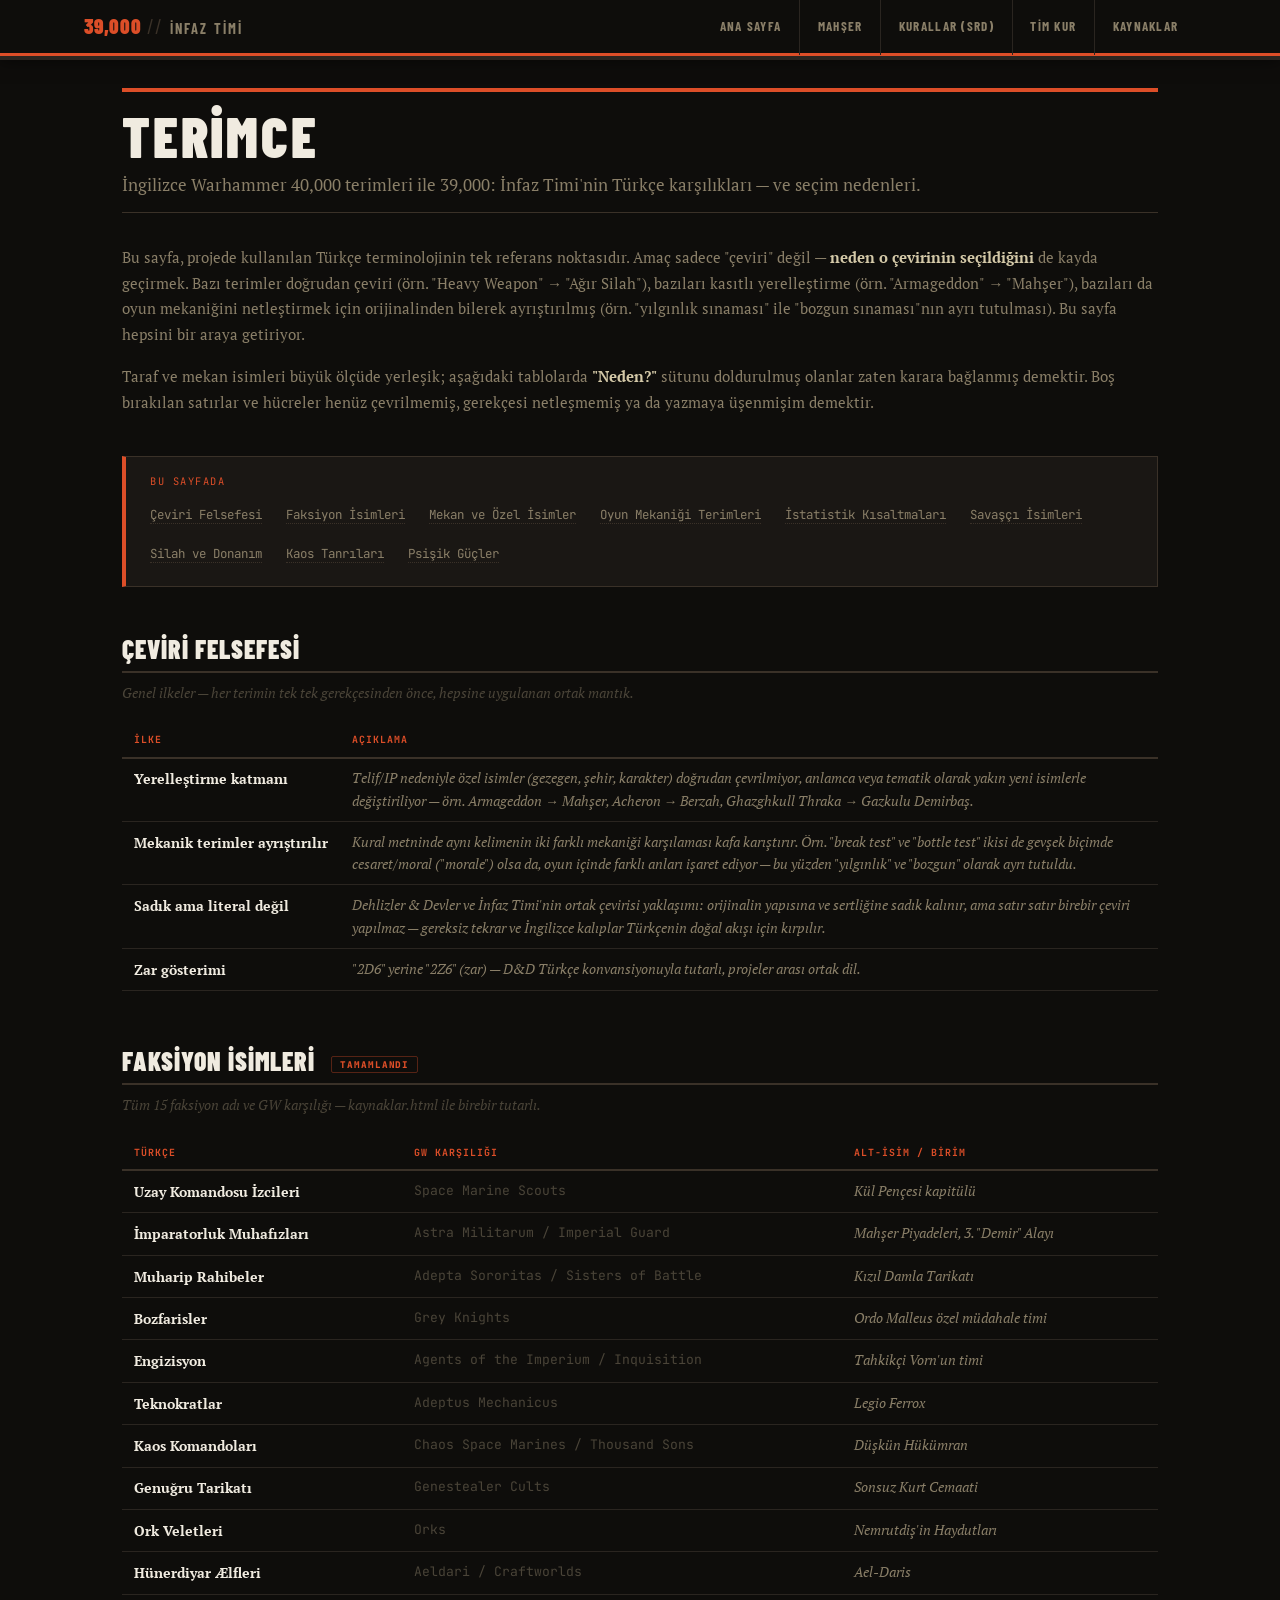
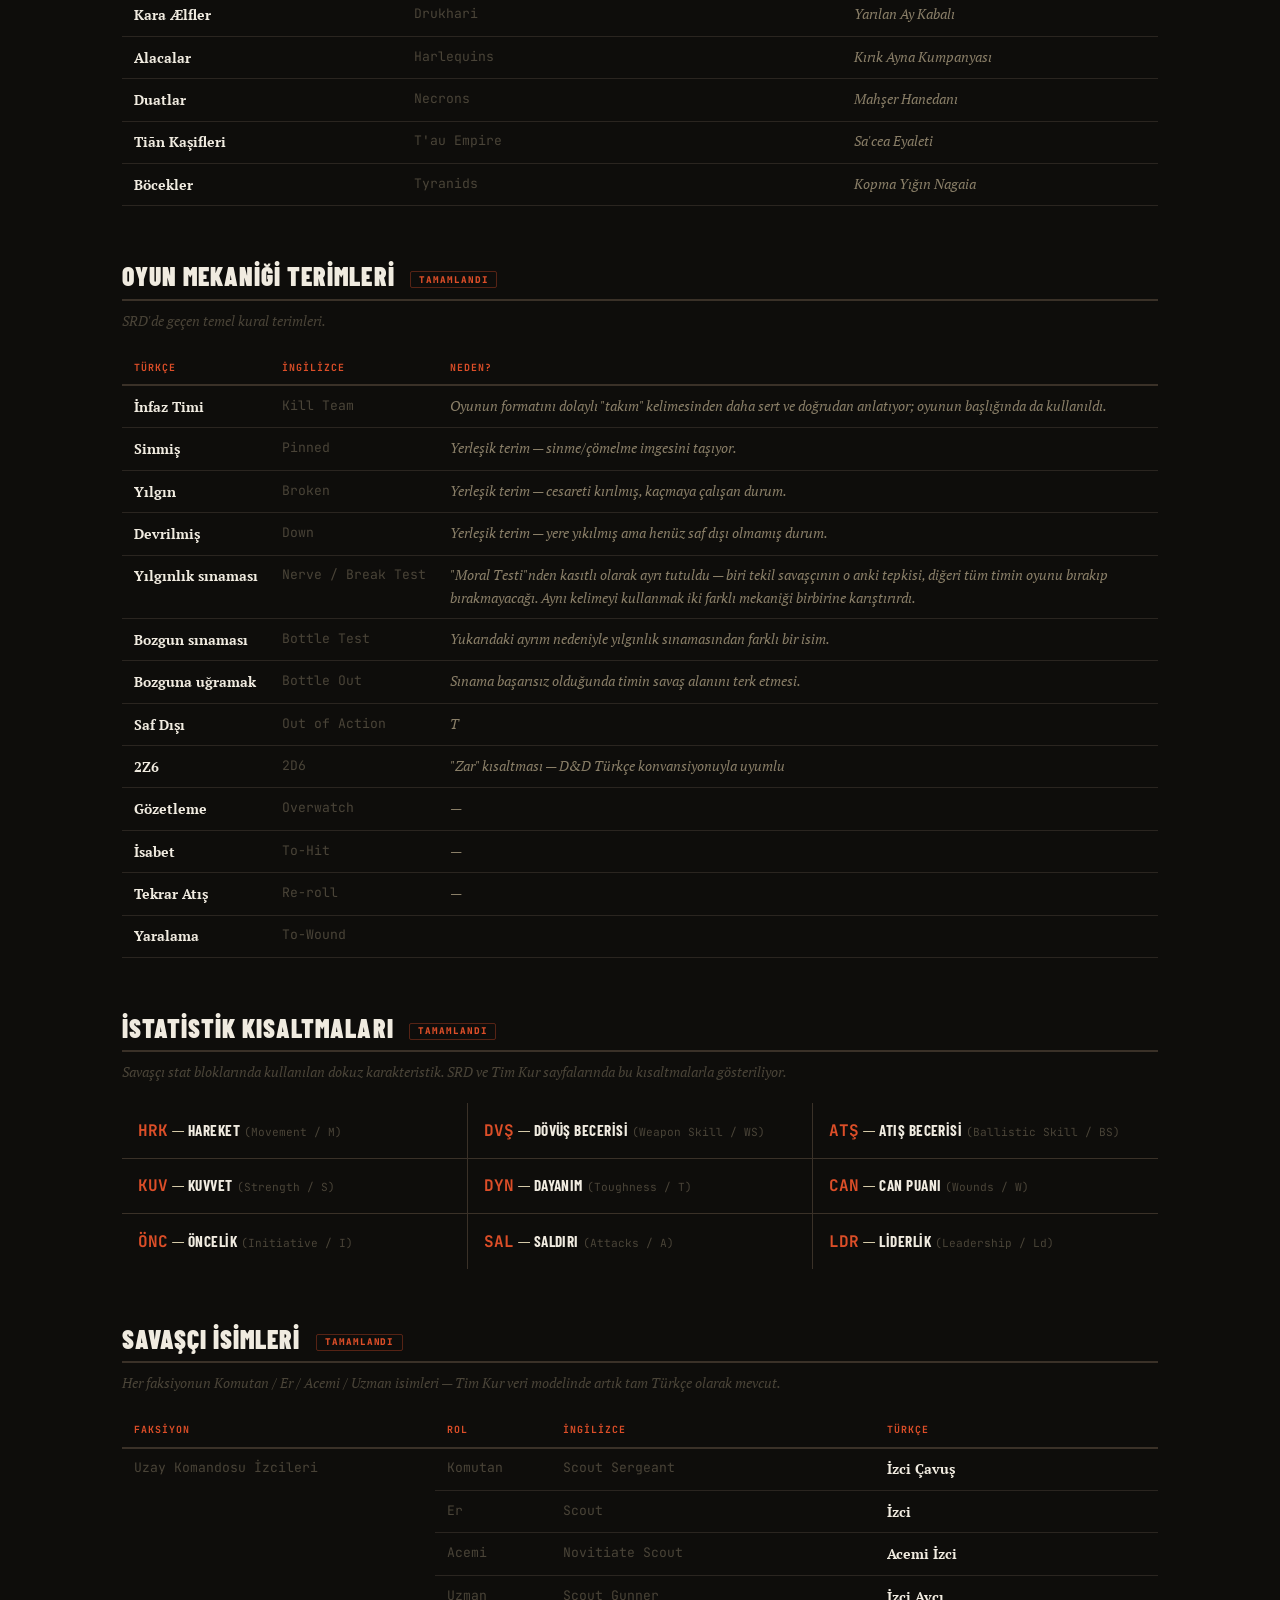
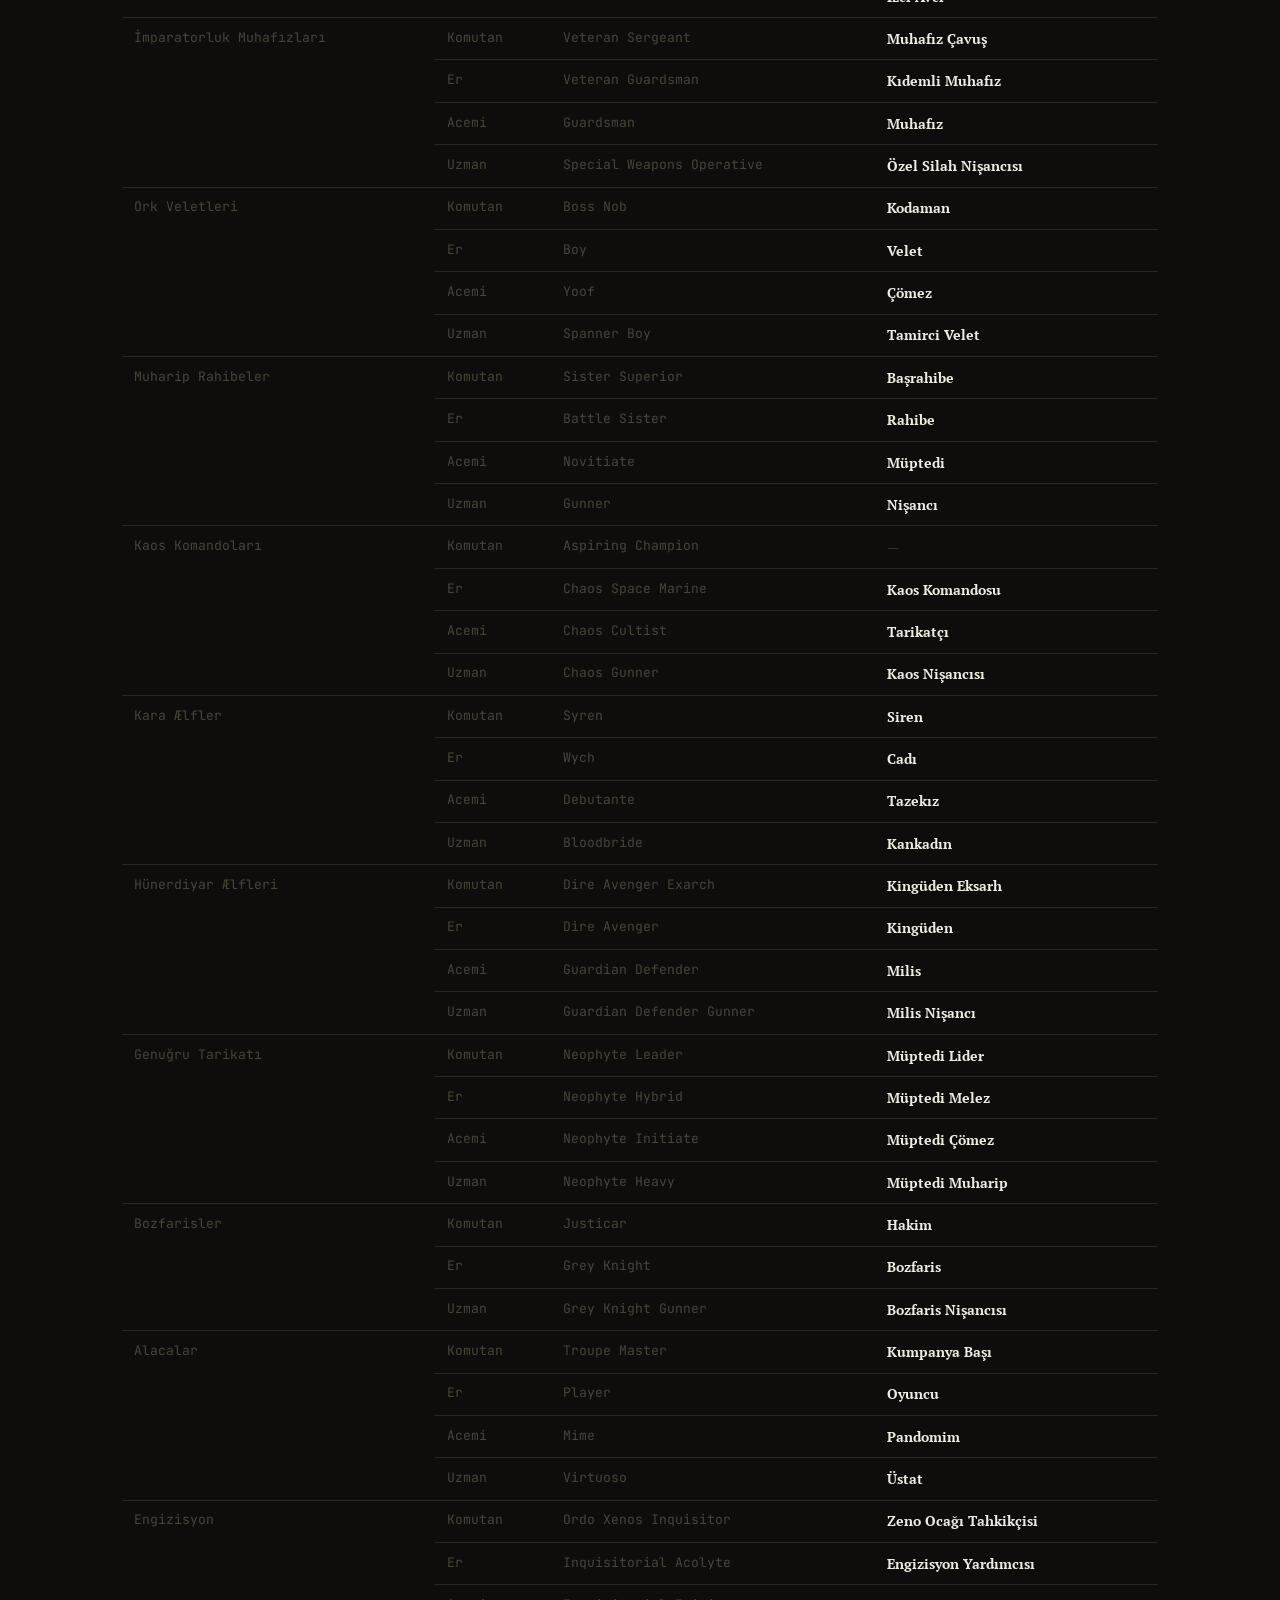
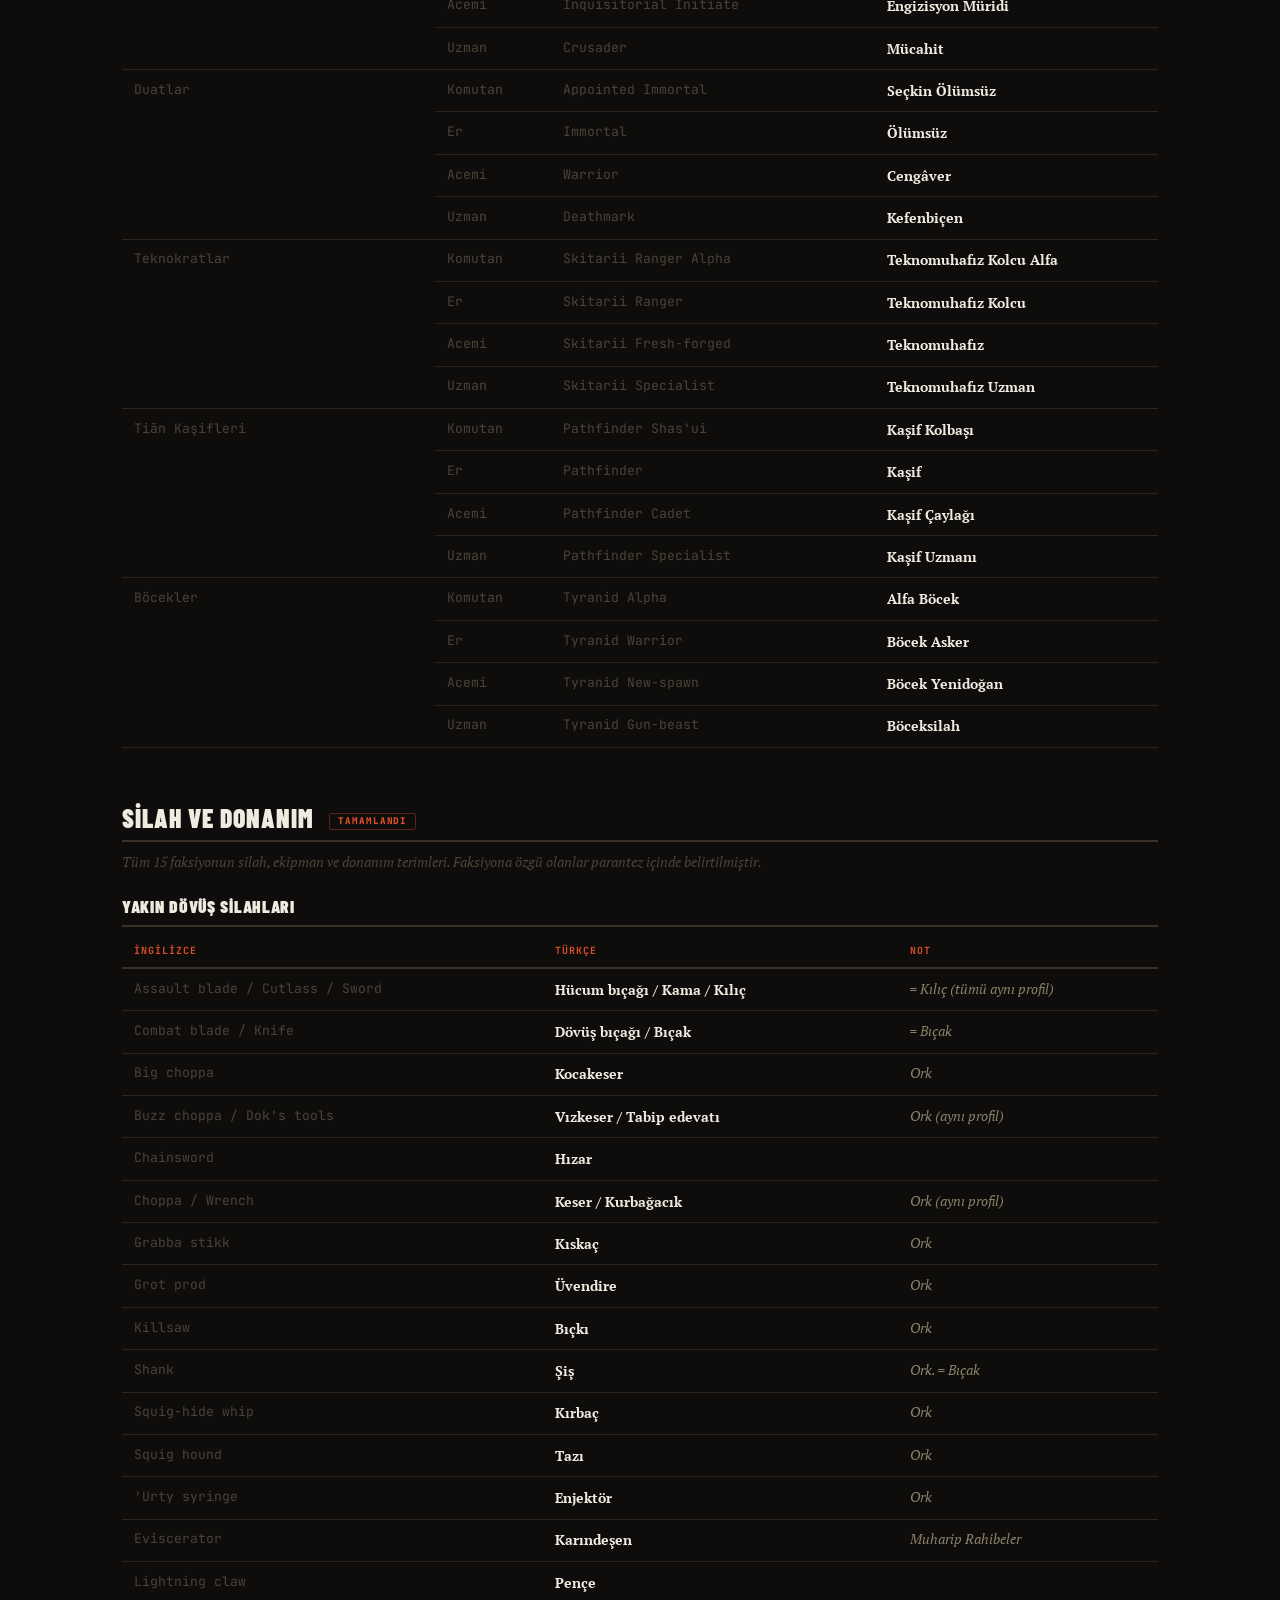
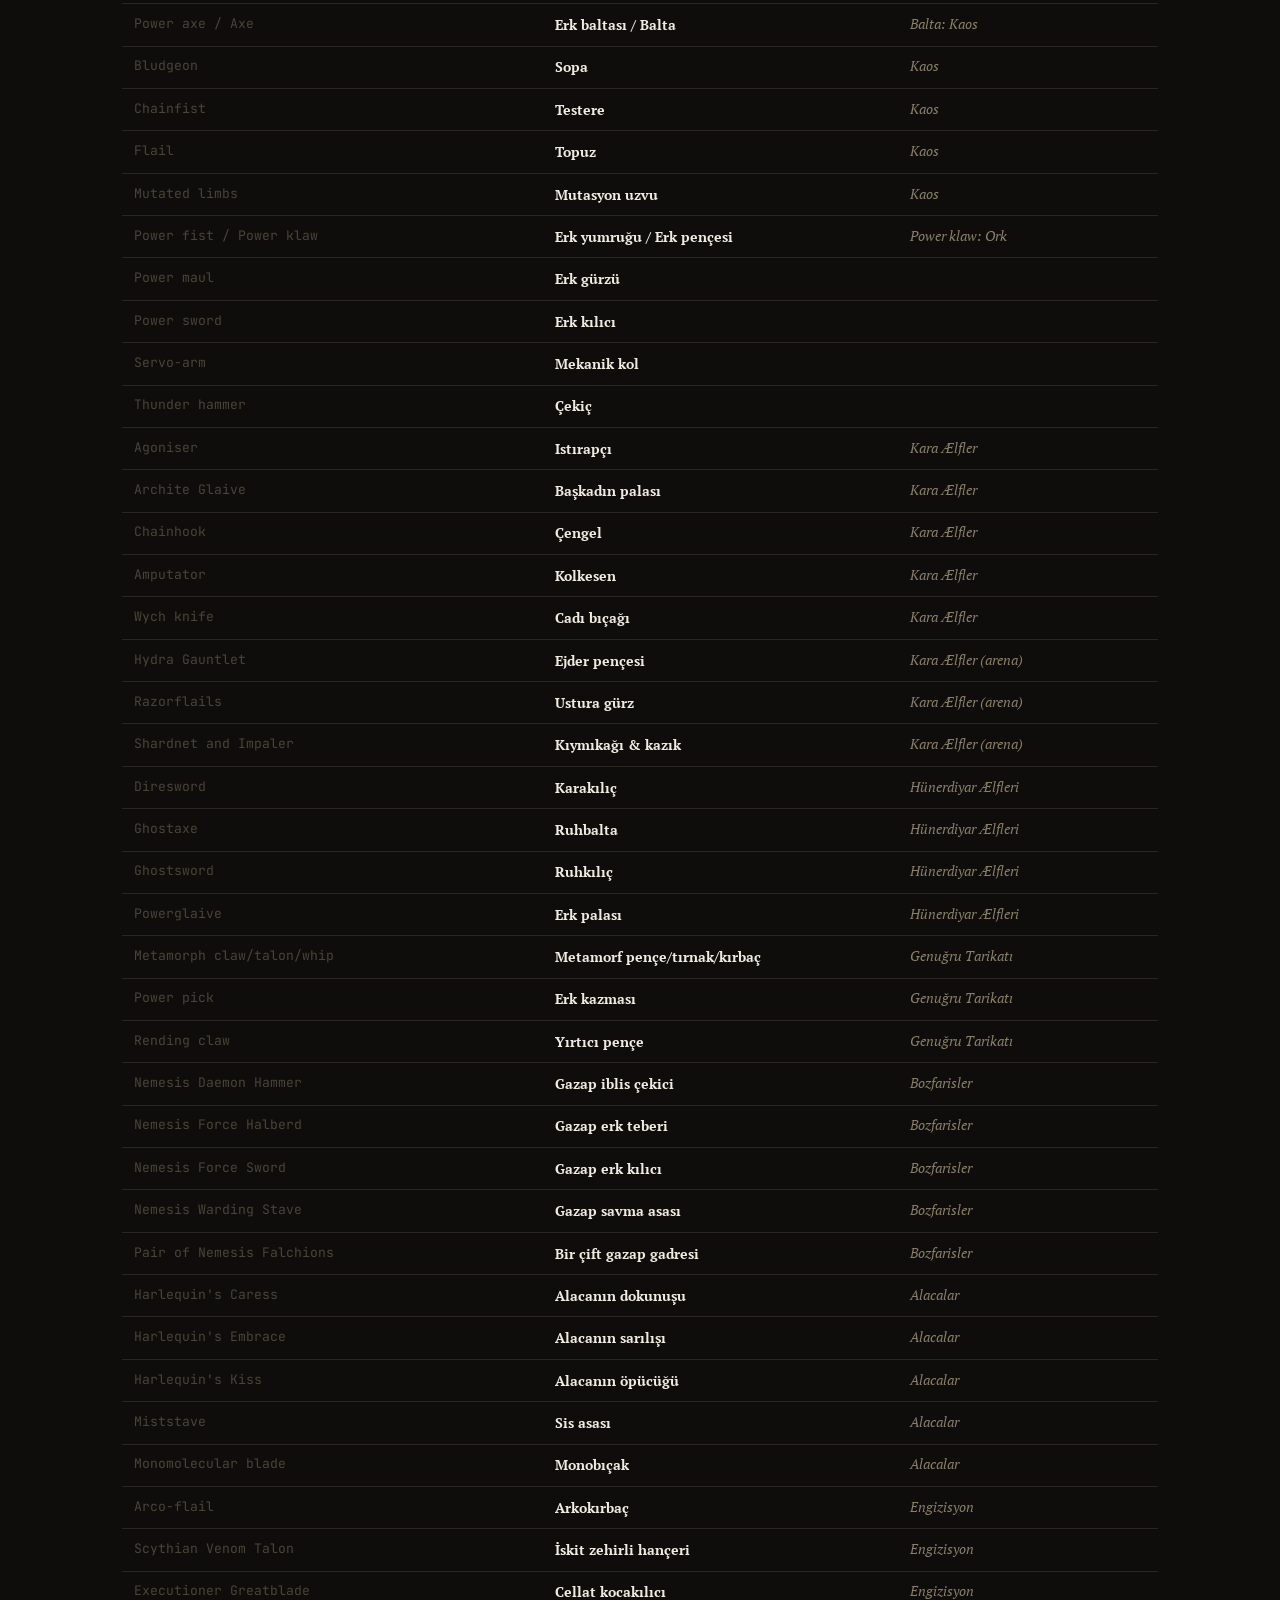
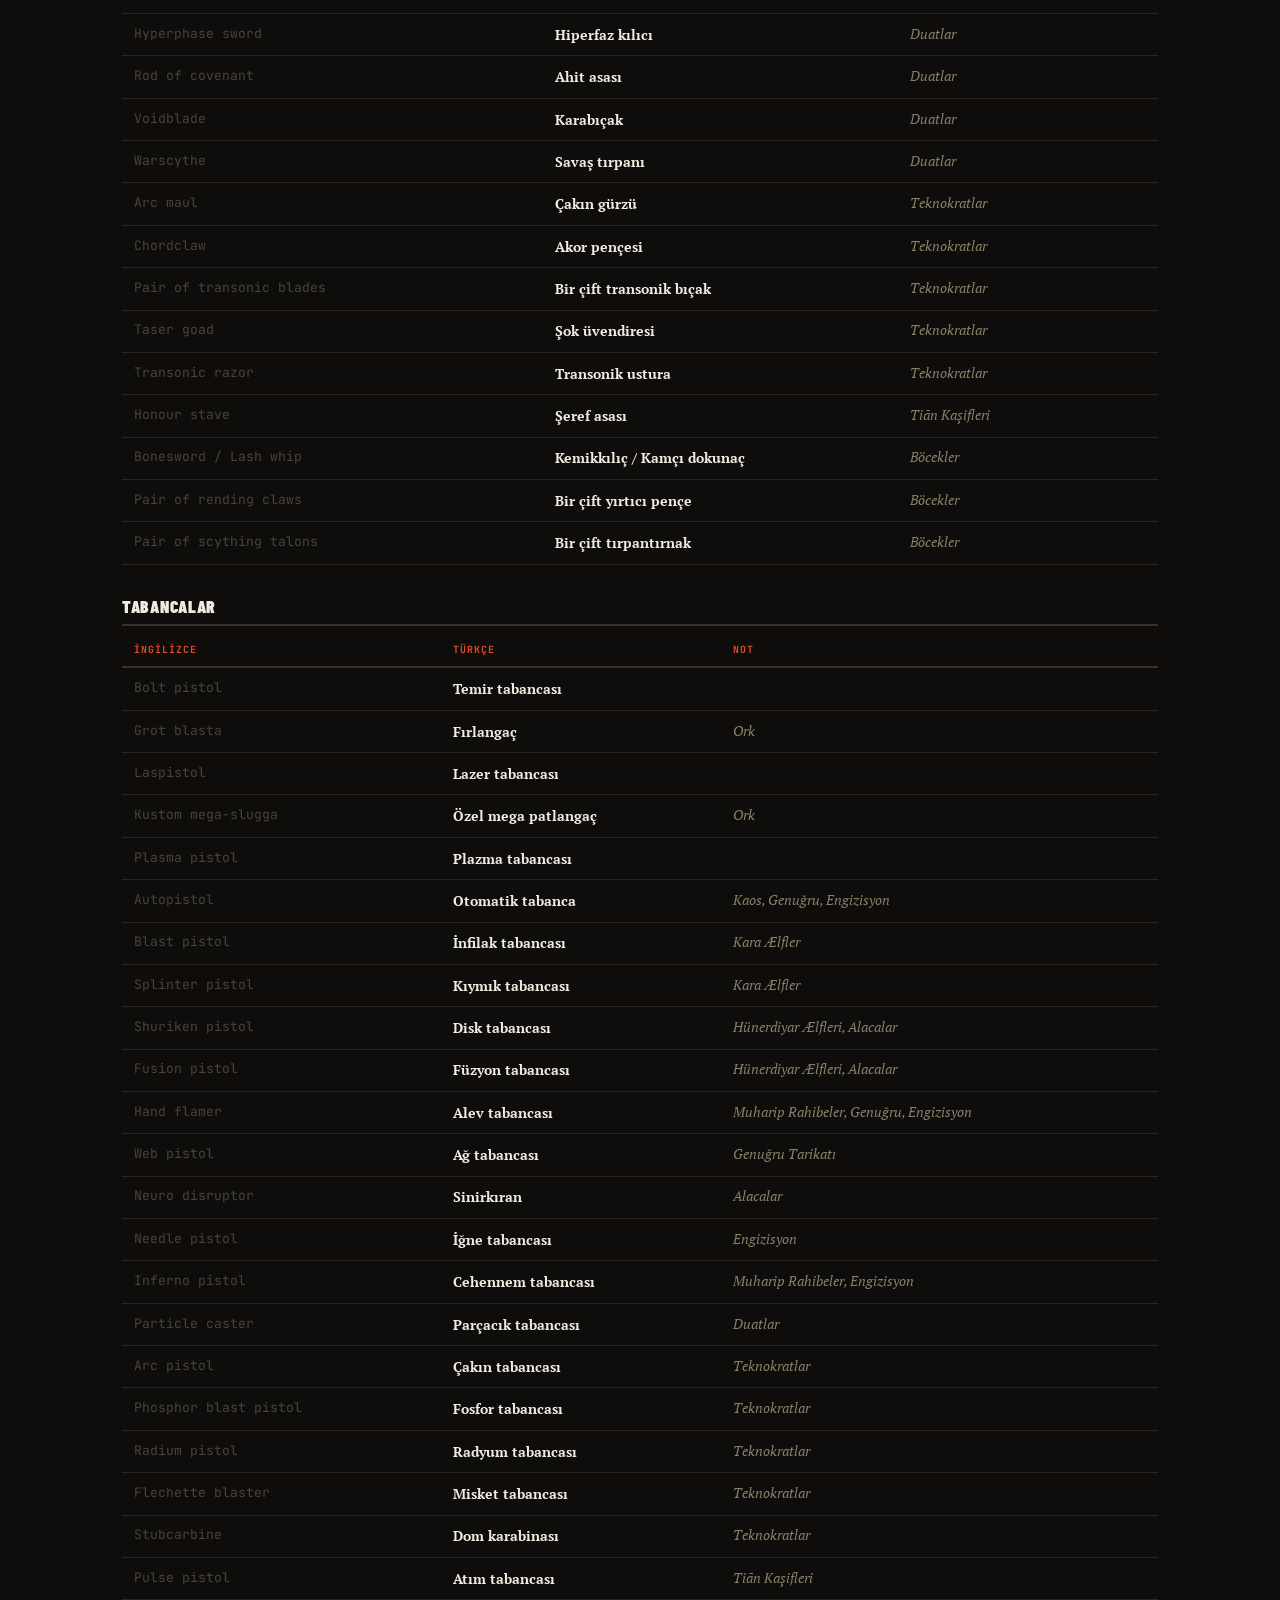
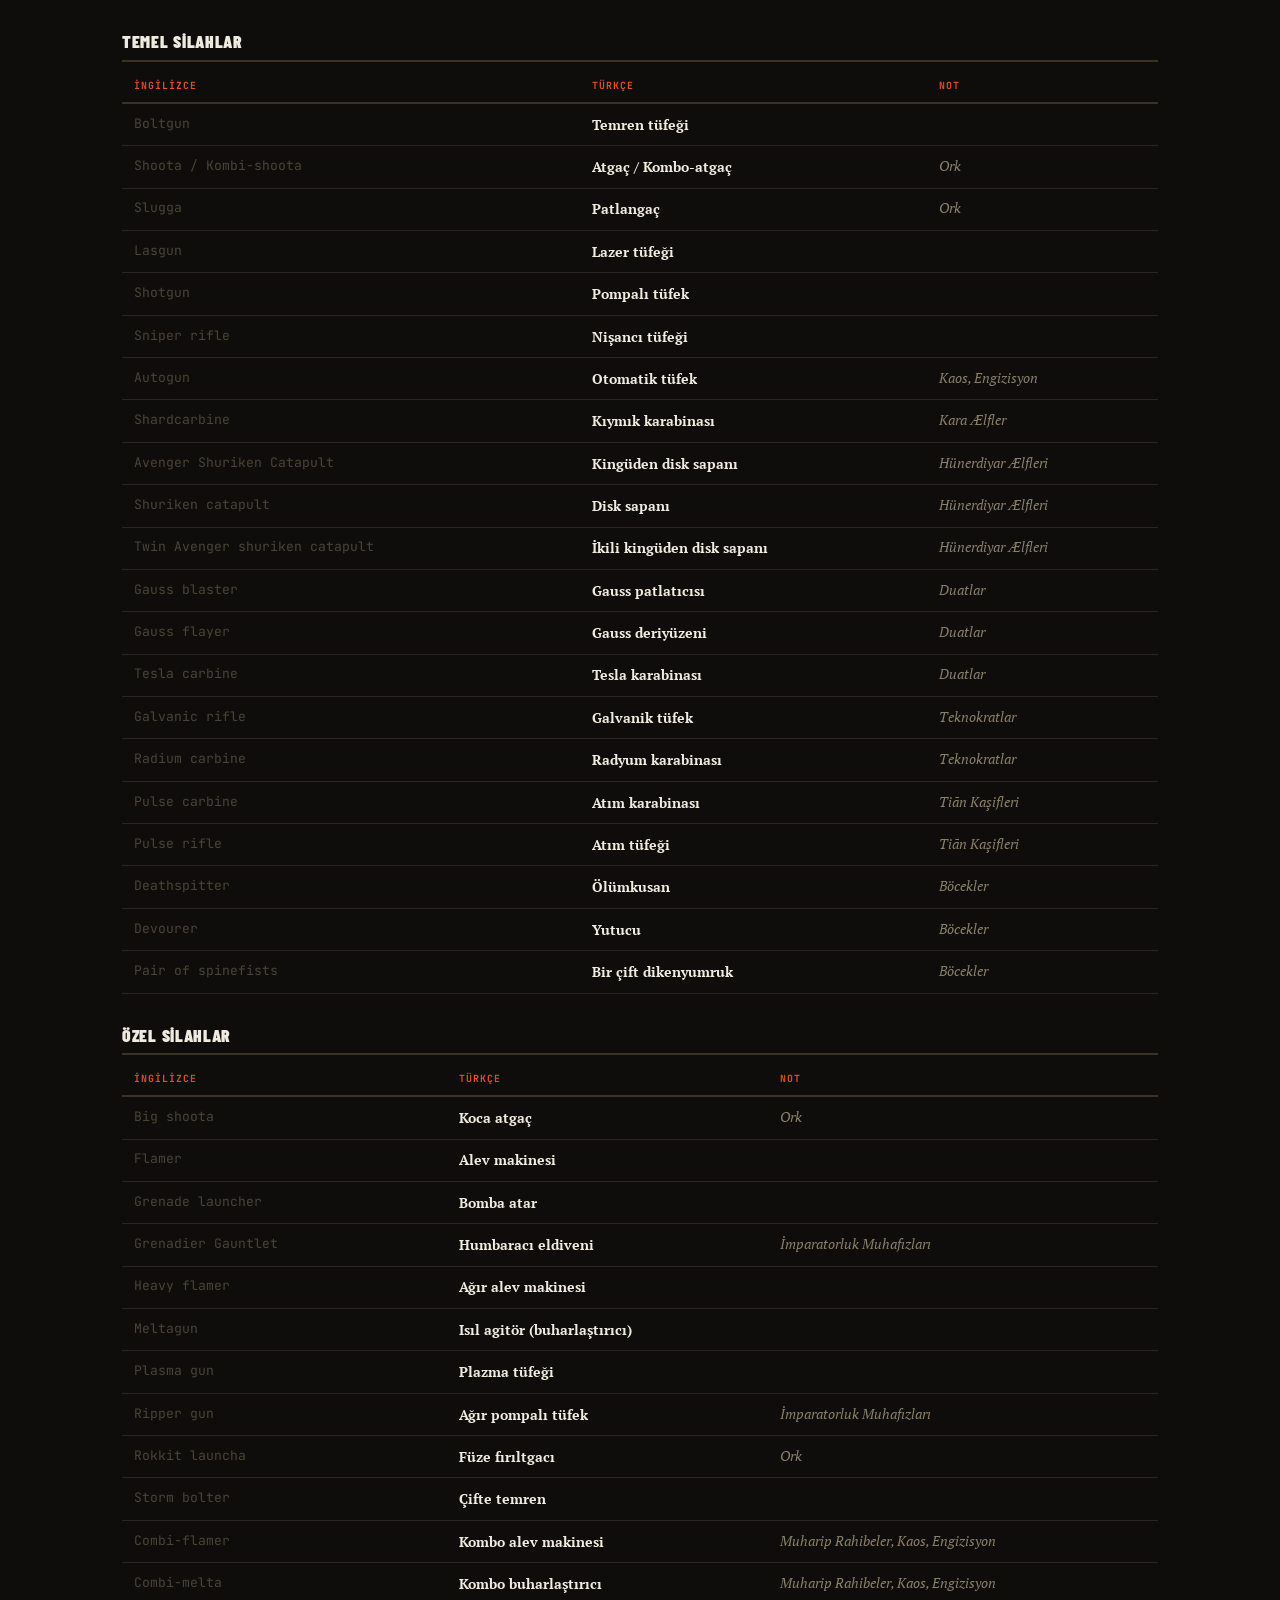
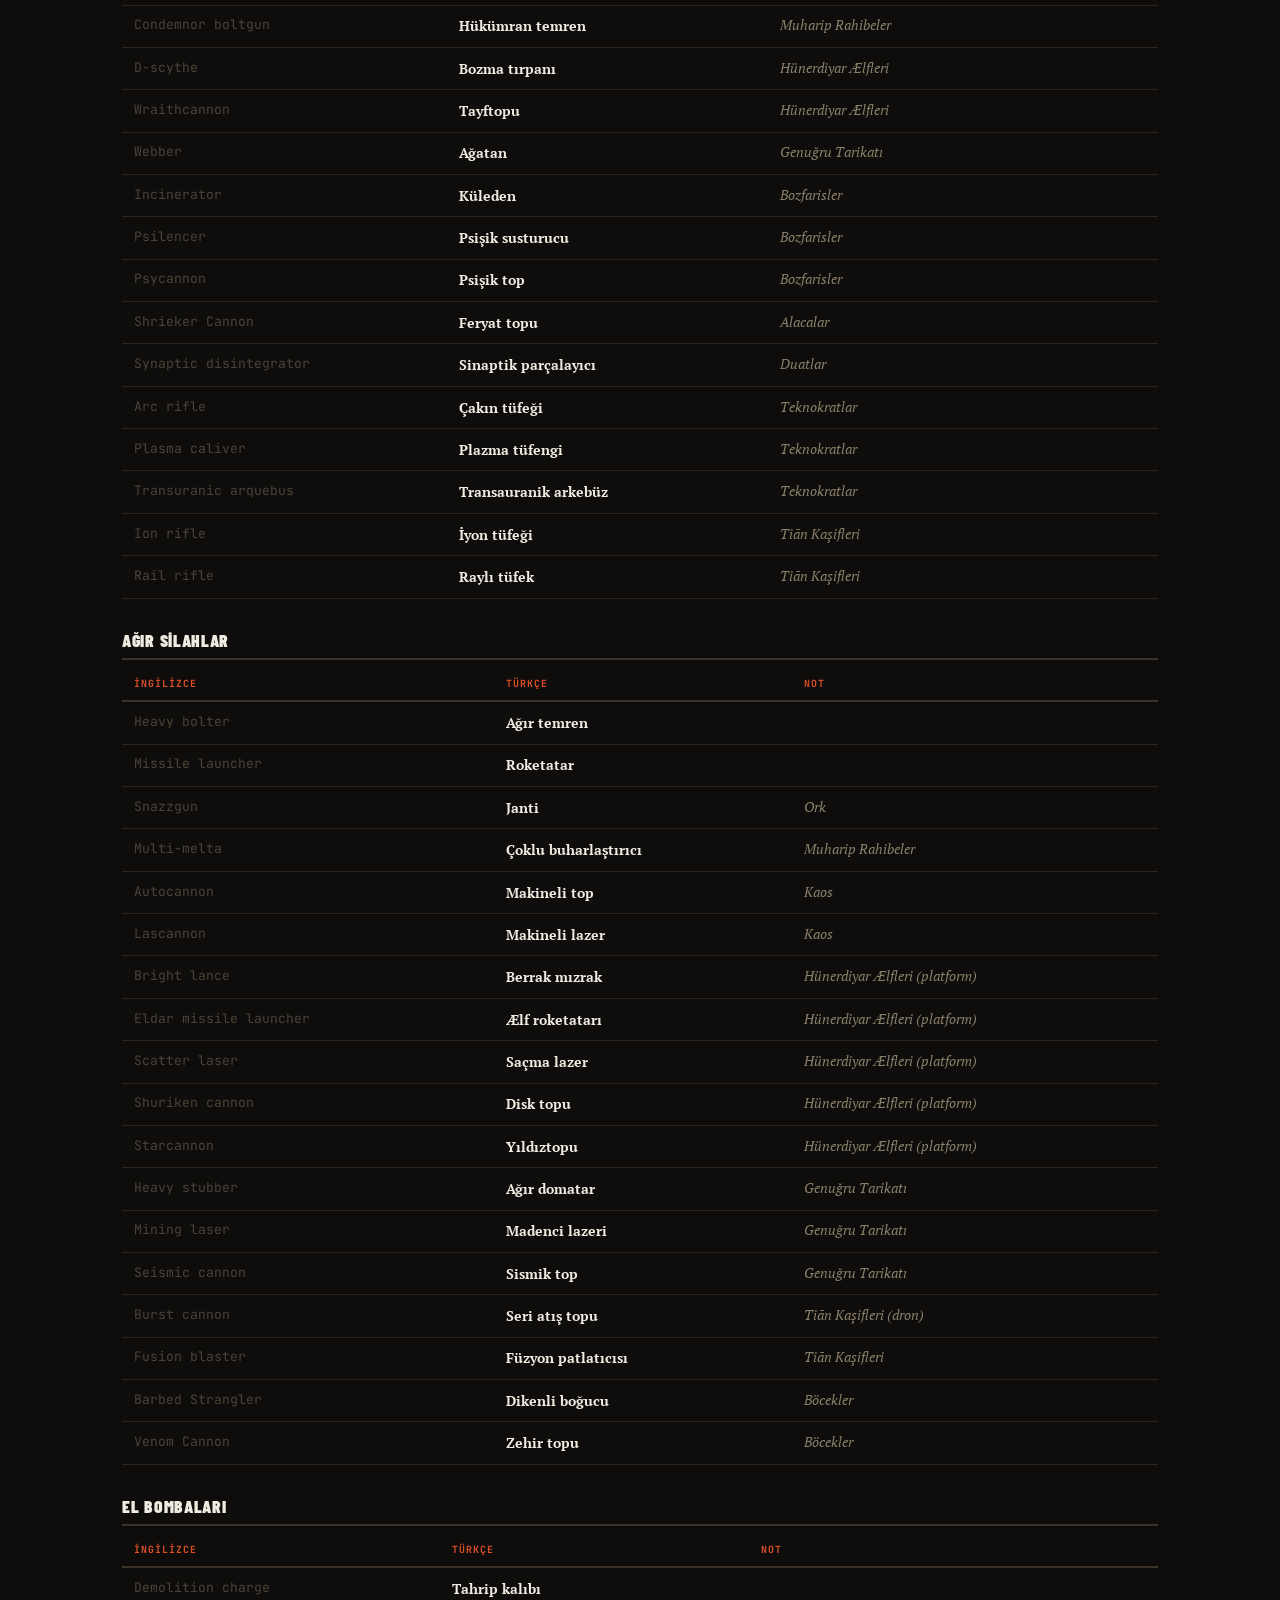
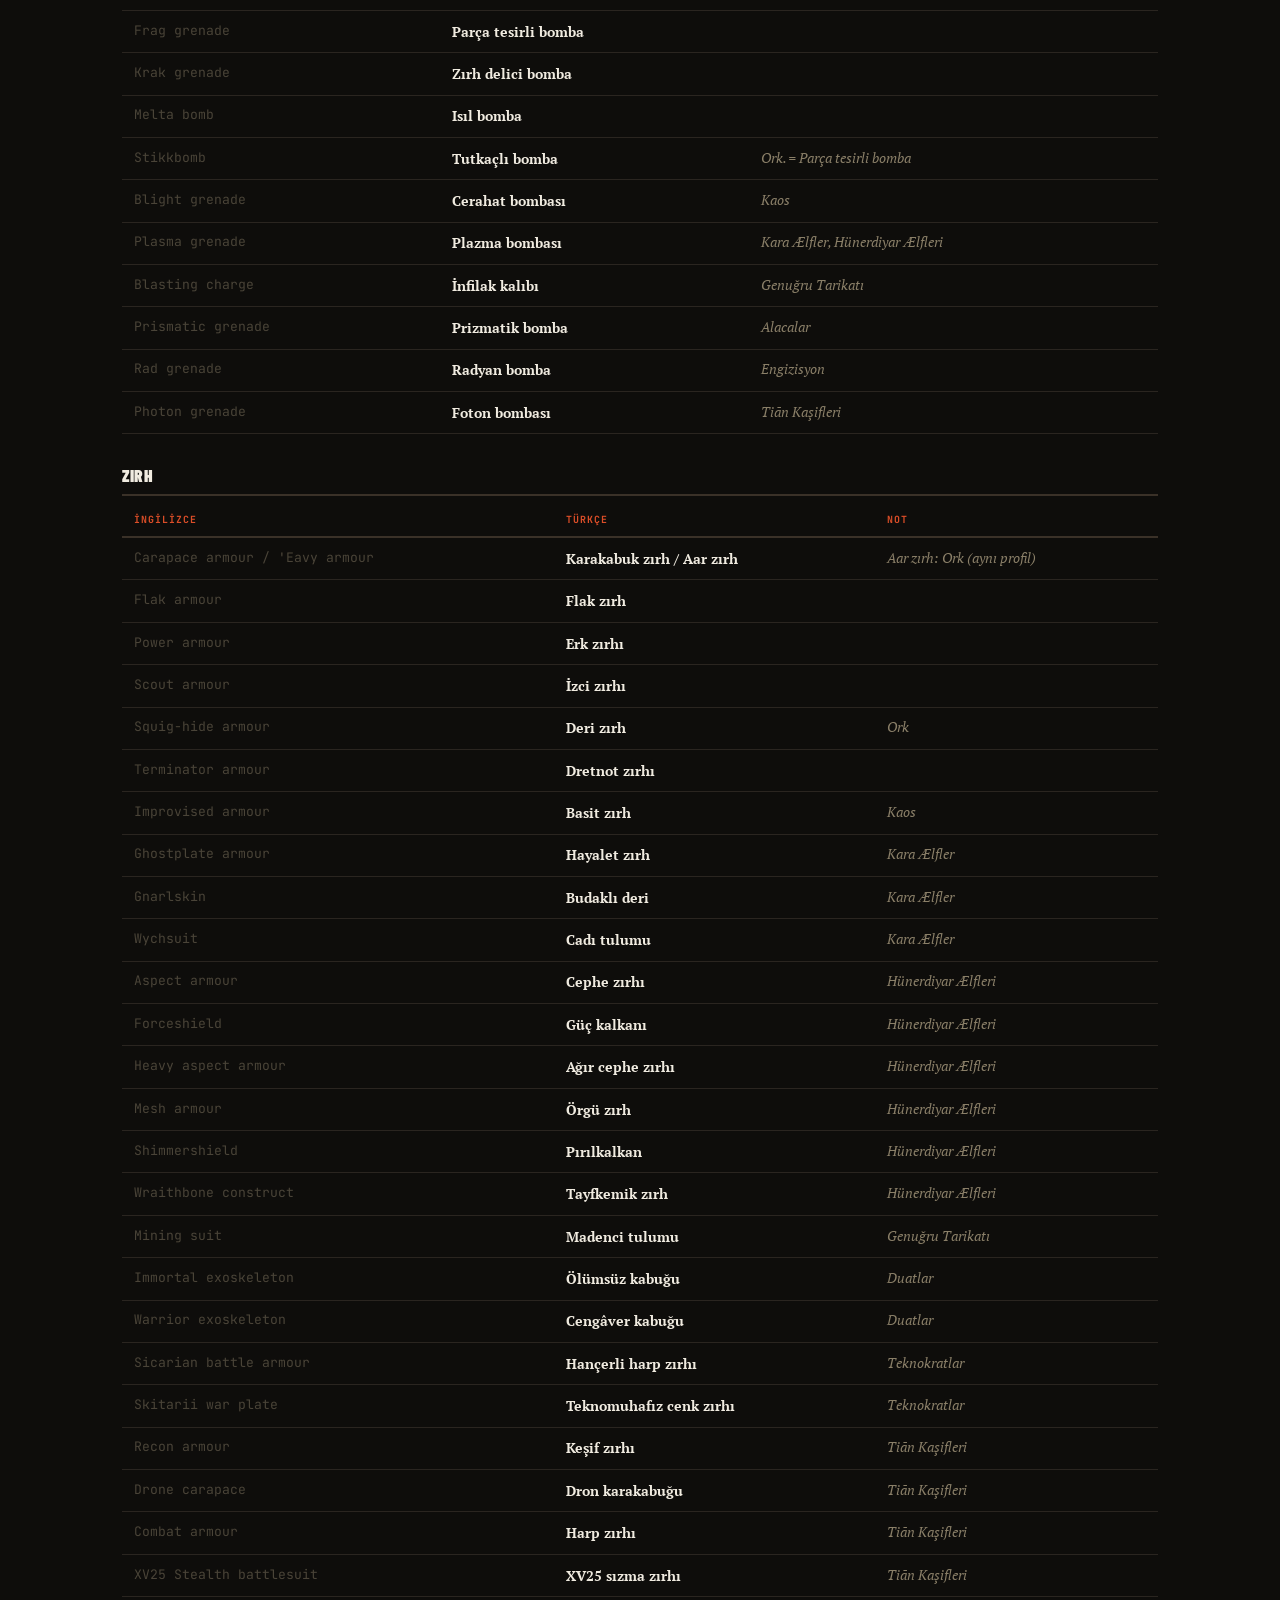
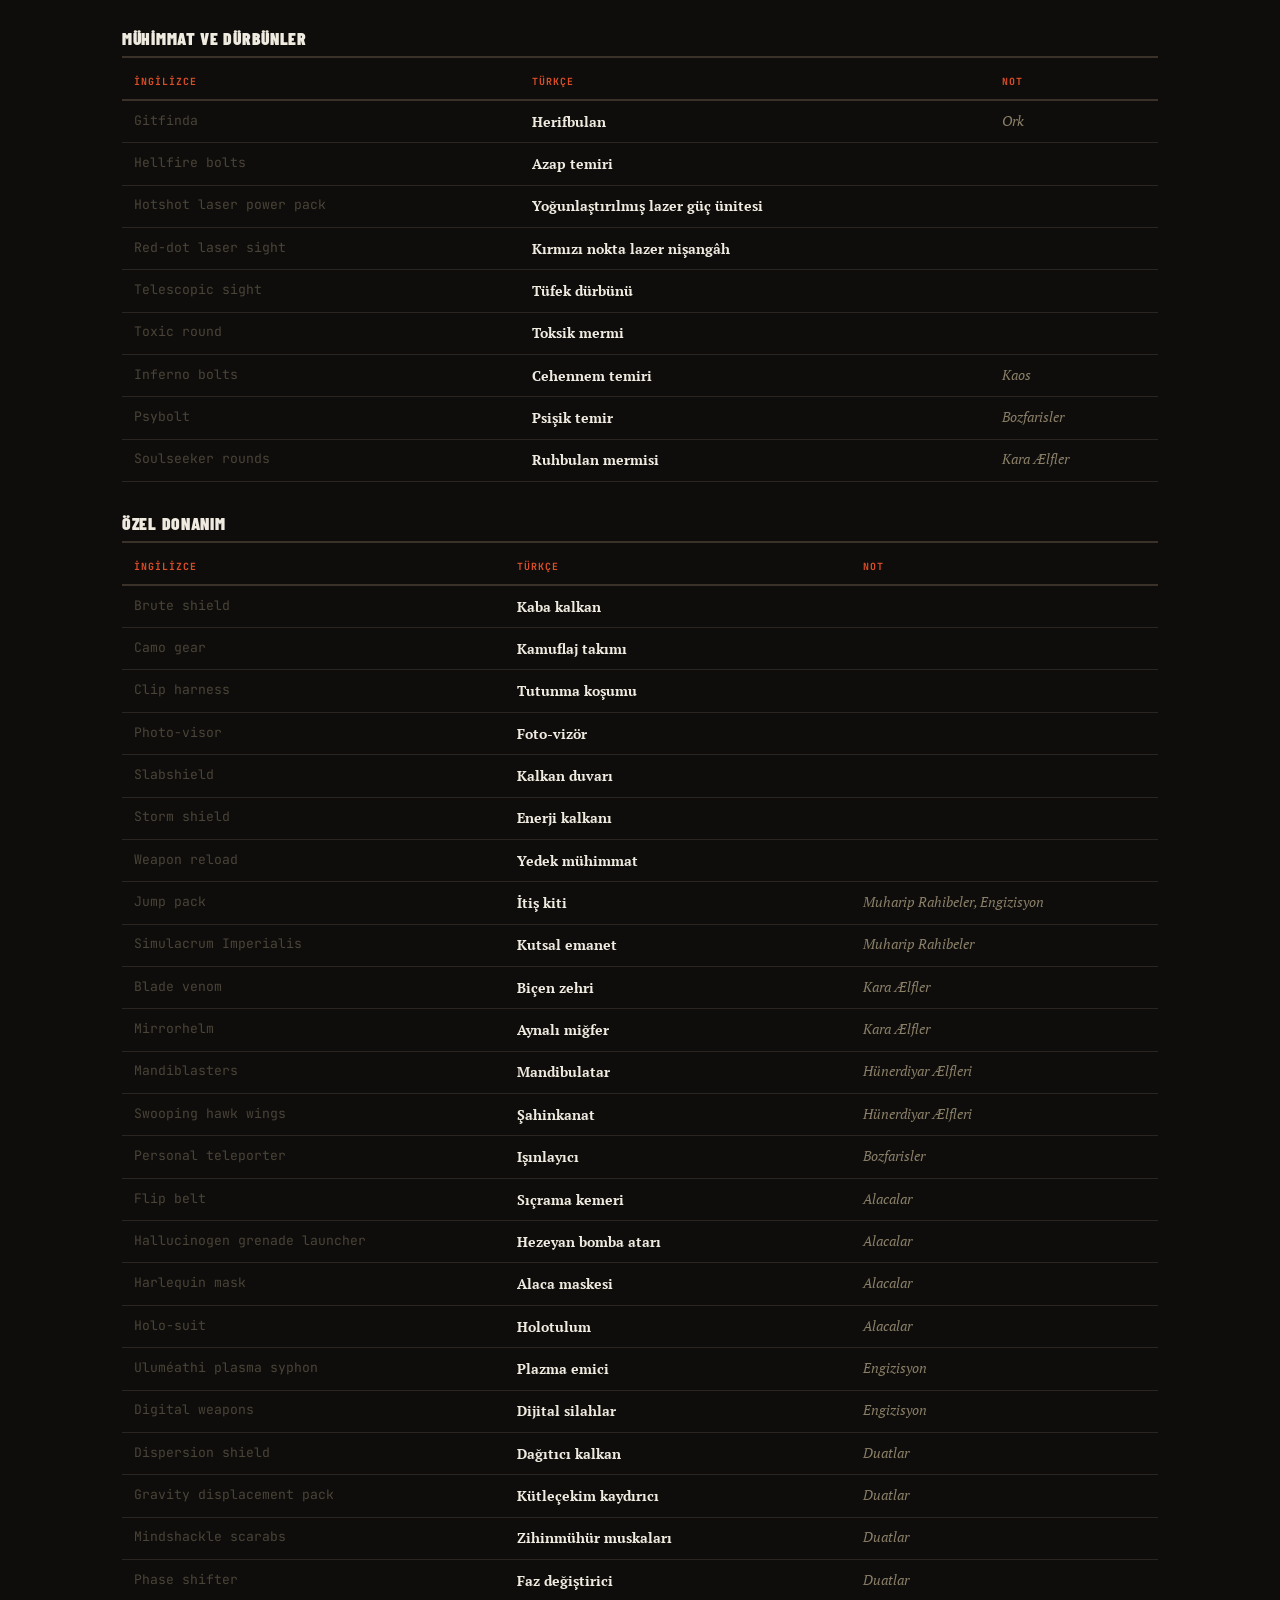
<file: terimce.html>
<!DOCTYPE html>
<html lang="tr">
<head>
    <meta charset="UTF-8">
    <meta name="viewport" content="width=device-width, initial-scale=1.0">
    <title>Terimce - 39,000: İnfaz Timi</title>
    <link rel="stylesheet" href="style.css">
    <link rel="preconnect" href="https://fonts.googleapis.com">
    <link rel="preconnect" href="https://fonts.gstatic.com" crossorigin>
    <link href="https://fonts.googleapis.com/css2?family=Barlow+Condensed:wght@600;700;900&family=PT+Serif:wght@400;700&family=JetBrains+Mono:wght@400;600&display=swap" rel="stylesheet">
    <style>
        .terimce-container {
            max-width: 1100px;
            margin: 0 auto;
            padding: 2rem;
        }
        .terimce-header {
            margin-bottom: 2rem;
            padding-top: 1rem;
            border-top: 4px solid var(--ember);
            border-bottom: 1px solid var(--ink-rule);
            padding-bottom: 0.75rem;
        }
        .terimce-title {
            font-family: var(--font-display);
            font-size: clamp(2rem, 6vw, 3.5rem);
            font-weight: 900;
            letter-spacing: 0.05em;
            text-transform: uppercase;
            color: var(--white-cold);
            line-height: 1;
            margin-bottom: 0.5rem;
        }
        .terimce-subtitle {
            font-family: var(--font-body);
            font-size: 1.05rem;
            color: var(--paper-dim);
        }
        .intro-block {
            font-family: var(--font-body);
            font-size: 0.95rem;
            line-height: 1.7;
            color: var(--paper-dim);
            margin-bottom: 2.5rem;
        }
        .intro-block p { margin-bottom: 1rem; }
        .intro-block strong { color: var(--paper); font-weight: 700; }

        .toc-box {
            background: var(--ink-raised);
            border: 1px solid var(--ink-rule);
            border-left: 4px solid var(--ember);
            padding: 1rem 1.5rem;
            margin-bottom: 3rem;
        }
        .toc-box-title {
            font-family: var(--font-mono);
            font-size: 0.65rem;
            letter-spacing: 0.15em;
            text-transform: uppercase;
            color: var(--ember);
            margin-bottom: 0.6rem;
        }
        .toc-list {
            display: flex;
            flex-wrap: wrap;
            gap: 0.5rem 1.5rem;
            list-style: none;
            padding: 0;
            margin: 0;
        }
        .toc-list a {
            font-family: var(--font-mono);
            font-size: 0.78rem;
            color: var(--paper-dim);
            text-decoration: none;
            border-bottom: 1px dotted var(--ink-rule);
        }
        .toc-list a:hover { color: var(--ember); border-color: var(--ember-rule); }

        .terim-section {
            margin-bottom: 3.5rem;
        }
        .terim-section-title {
            font-family: var(--font-display);
            font-size: 1.6rem;
            font-weight: 900;
            letter-spacing: 0.04em;
            text-transform: uppercase;
            color: var(--white-cold);
            border-bottom: 2px solid var(--ink-rule);
            padding-bottom: 0.5rem;
            margin-bottom: 0.5rem;
        }
        .terim-section-note {
            font-family: var(--font-body);
            font-size: 0.88rem;
            color: var(--paper-ghost);
            font-style: italic;
            margin-bottom: 1.25rem;
        }
        .status-pill {
            display: inline-block;
            font-family: var(--font-mono);
            font-size: 0.58rem;
            letter-spacing: 0.1em;
            text-transform: uppercase;
            padding: 0.15rem 0.5rem;
            border: 1px solid var(--ink-rule);
            color: var(--paper-ghost);
            margin-left: 0.6rem;
            vertical-align: middle;
            border-radius: 2px;
        }
        .status-pill.is-done { color: var(--ember); border-color: var(--ember-rule); }
        .status-pill.is-pending { color: var(--paper-ghost); border-color: var(--ink-rule); }

        table.terim-table {
            width: 100%;
            border-collapse: collapse;
            font-family: var(--font-body);
            font-size: 0.9rem;
        }
        table.terim-table th {
            font-family: var(--font-mono);
            font-size: 0.62rem;
            letter-spacing: 0.1em;
            text-transform: uppercase;
            color: var(--ember);
            text-align: left;
            padding: 0.5rem 0.75rem;
            border-bottom: 2px solid var(--ink-rule);
        }
        table.terim-table td {
            padding: 0.55rem 0.75rem;
            border-bottom: 1px solid var(--ink-edge);
            color: var(--paper);
            vertical-align: top;
        }
        table.terim-table tr:hover td { background: var(--ink-raised); }
        table.terim-table td.col-source {
            color: var(--paper-ghost);
            font-family: var(--font-mono);
            font-size: 0.82rem;
            white-space: nowrap;
        }
        table.terim-table td.col-tr {
            font-weight: 700;
            color: var(--white-cold);
            white-space: nowrap;
        }
        table.terim-table td.col-why {
            color: var(--paper-dim);
            font-size: 0.85rem;
            font-style: italic;
        }
        table.terim-table td.empty-cell {
            color: var(--ink-rule);
        }

        .abbr-grid {
            display: grid;
            grid-template-columns: repeat(auto-fit, minmax(280px, 1fr));
            gap: 1px;
            background: var(--ink-rule);
            margin-bottom: 0.5rem;
        }
        .abbr-item {
            background: var(--ink);
            padding: 0.85rem 1rem;
        }
        .abbr-item .abbr {
            font-family: var(--font-mono);
            font-size: 1rem;
            font-weight: 700;
            color: var(--ember);
        }
        .abbr-item .full-tr {
            font-family: var(--font-display);
            font-size: 0.95rem;
            font-weight: 700;
            color: var(--white-cold);
            text-transform: uppercase;
            letter-spacing: 0.03em;
        }
        .abbr-item .full-en {
            font-family: var(--font-mono);
            font-size: 0.7rem;
            color: var(--paper-ghost);
        }

        @media (max-width: 600px) {
            table.terim-table { font-size: 0.8rem; }
            table.terim-table td.col-why { display: none; }
            table.terim-table th:last-child { display: none; }
        }
    </style>
</head>
<body>
    <nav class="main-nav">
        <div class="nav-container">
            <div class="nav-brand">
                <span class="nav-number">39,000</span>
                <span class="nav-title">İNFAZ TİMİ</span>
            </div>
            <div class="nav-links">
                <a href="index.html" class="nav-link">Ana Sayfa</a>
                <a href="mahser.html" class="nav-link">Mahşer</a>
                <a href="srd.html" class="nav-link">Kurallar (SRD)</a>
                <a href="tim-kur.html" class="nav-link">Tim Kur</a>
                <a href="kaynaklar.html" class="nav-link">Kaynaklar</a>
            </div>
            <button class="nav-toggle" aria-label="Menüyü aç/kapat">
                <span></span><span></span><span></span>
            </button>
        </div>
    </nav>

    <div class="terimce-container">
        <div class="terimce-header">
            <h1 class="terimce-title">TERİMCE</h1>
            <p class="terimce-subtitle">İngilizce Warhammer 40,000 terimleri ile 39,000: İnfaz Timi'nin Türkçe karşılıkları — ve seçim nedenleri.</p>
        </div>

        <div class="intro-block">
            <p>Bu sayfa, projede kullanılan Türkçe terminolojinin tek referans noktasıdır. Amaç sadece "çeviri" değil —
            <strong>neden o çevirinin seçildiğini</strong> de kayda geçirmek. Bazı terimler doğrudan çeviri (örn. "Heavy
            Weapon" → "Ağır Silah"), bazıları kasıtlı yerelleştirme (örn. "Armageddon" → "Mahşer"), bazıları da oyun
            mekaniğini netleştirmek için orijinalinden bilerek ayrıştırılmış (örn. "yılgınlık sınaması" ile "bozgun sınaması"nın
            ayrı tutulması). Bu sayfa hepsini bir araya getiriyor.</p>
            <p>Taraf ve mekan isimleri büyük ölçüde yerleşik; aşağıdaki tablolarda <strong>"Neden?"</strong> sütunu
            doldurulmuş olanlar zaten karara bağlanmış demektir. Boş bırakılan satırlar ve hücreler henüz çevrilmemiş, gerekçesi netleşmemiş ya da yazmaya üşenmişim demektir.</p>
        </div>

        <div class="toc-box">
            <div class="toc-box-title">Bu Sayfada</div>
            <ul class="toc-list">
                <li><a href="#felsefe">Çeviri Felsefesi</a></li>
                <li><a href="#faksiyonlar">Faksiyon İsimleri</a></li>
                <li><a href="#mekanlar">Mekan ve Özel İsimler</a></li>
                <li><a href="#mekanik">Oyun Mekaniği Terimleri</a></li>
                <li><a href="#statlar">İstatistik Kısaltmaları</a></li>
                <li><a href="#savascilar">Savaşçı İsimleri</a></li>
                <li><a href="#donanim">Silah ve Donanım</a></li>
                <li><a href="#kaos-tanrilari">Kaos Tanrıları</a></li>
                <li><a href="#psisik-gucler">Psişik Güçler</a></li>
            </ul>
        </div>

        <!-- ===== ÇEVİRİ FELSEFESİ ===== -->
        <section id="felsefe" class="terim-section">
            <h2 class="terim-section-title">Çeviri Felsefesi</h2>
            <p class="terim-section-note">Genel ilkeler — her terimin tek tek gerekçesinden önce, hepsine uygulanan ortak mantık.</p>
            <table class="terim-table">
                <thead>
                    <tr><th>İlke</th><th>Açıklama</th></tr>
                </thead>
                <tbody>
                    <tr>
                        <td class="col-tr">Yerelleştirme katmanı</td>
                        <td class="col-why">Telif/IP nedeniyle özel isimler (gezegen, şehir, karakter) doğrudan çevrilmiyor,
                        anlamca veya tematik olarak yakın yeni isimlerle değiştiriliyor — örn. Armageddon → Mahşer,
                        Acheron → Berzah, Ghazghkull Thraka → Gazkulu Demirbaş.</td>
                    </tr>
                    <tr>
                        <td class="col-tr">Mekanik terimler ayrıştırılır</td>
                        <td class="col-why">Kural metninde aynı kelimenin iki farklı mekaniği karşılaması kafa karıştırır.
                        Örn. "break test" ve "bottle test" ikisi de gevşek biçimde cesaret/moral ("morale") olsa da, oyun içinde farklı
                        anları işaret ediyor — bu yüzden "yılgınlık" ve "bozgun" olarak ayrı tutuldu.</td>
                    </tr>
                    <tr>
                        <td class="col-tr">Sadık ama literal değil</td>
                        <td class="col-why">Dehlizler & Devler ve İnfaz Timi'nin ortak çevirisi yaklaşımı: orijinalin
                        yapısına ve sertliğine sadık kalınır, ama satır satır birebir çeviri yapılmaz — gereksiz
                        tekrar ve İngilizce kalıplar Türkçenin doğal akışı için kırpılır.</td>
                    </tr>
                    <tr>
                        <td class="col-tr">Zar gösterimi</td>
                        <td class="col-why">"2D6" yerine "2Z6" (zar) — D&D Türkçe konvansiyonuyla tutarlı, projeler arası ortak dil.</td>
                    </tr>
                </tbody>
            </table>
        </section>

        <!-- ===== FAKSİYON İSİMLERİ ===== -->
        <section id="faksiyonlar" class="terim-section">
            <h2 class="terim-section-title">Faksiyon İsimleri <span class="status-pill is-done">Tamamlandı</span></h2>
            <p class="terim-section-note">Tüm 15 faksiyon adı ve GW karşılığı — kaynaklar.html ile birebir tutarlı.</p>
            <table class="terim-table">
                <thead>
                    <tr><th>Türkçe</th><th>GW Karşılığı</th><th>Alt-isim / Birim</th></tr>
                </thead>
                <tbody>
                    <tr><td class="col-tr">Uzay Komandosu İzcileri</td><td class="col-source">Space Marine Scouts</td><td class="col-why">Kül Pençesi kapitülü</td></tr>
                    <tr><td class="col-tr">İmparatorluk Muhafızları</td><td class="col-source">Astra Militarum / Imperial Guard</td><td class="col-why">Mahşer Piyadeleri, 3. "Demir" Alayı</td></tr>
                    <tr><td class="col-tr">Muharip Rahibeler</td><td class="col-source">Adepta Sororitas / Sisters of Battle</td><td class="col-why">Kızıl Damla Tarikatı</td></tr>
                    <tr><td class="col-tr">Bozfarisler</td><td class="col-source">Grey Knights</td><td class="col-why">Ordo Malleus özel müdahale timi</td></tr>
                    <tr><td class="col-tr">Engizisyon</td><td class="col-source">Agents of the Imperium / Inquisition</td><td class="col-why">Tahkikçi Vorn'un timi</td></tr>
                    <tr><td class="col-tr">Teknokratlar</td><td class="col-source">Adeptus Mechanicus</td><td class="col-why">Legio Ferrox</td></tr>
                    <tr><td class="col-tr">Kaos Komandoları</td><td class="col-source">Chaos Space Marines / Thousand Sons</td><td class="col-why">Düşkün Hükümran</td></tr>
                    <tr><td class="col-tr">Genuğru Tarikatı</td><td class="col-source">Genestealer Cults</td><td class="col-why">Sonsuz Kurt Cemaati</td></tr>
                    <tr><td class="col-tr">Ork Veletleri</td><td class="col-source">Orks</td><td class="col-why">Nemrutdiş'in Haydutları</td></tr>
                    <tr><td class="col-tr">Hünerdiyar Ælfleri</td><td class="col-source">Aeldari / Craftworlds</td><td class="col-why">Ael-Daris</td></tr>
                    <tr><td class="col-tr">Kara Ælfler</td><td class="col-source">Drukhari</td><td class="col-why">Yarılan Ay Kabalı</td></tr>
                    <tr><td class="col-tr">Alacalar</td><td class="col-source">Harlequins</td><td class="col-why">Kırık Ayna Kumpanyası</td></tr>
                    <tr><td class="col-tr">Duatlar</td><td class="col-source">Necrons</td><td class="col-why">Mahşer Hanedanı</td></tr>
                    <tr><td class="col-tr">Tiān Kaşifleri</td><td class="col-source">T'au Empire</td><td class="col-why">Sa'cea Eyaleti</td></tr>
                    <tr><td class="col-tr">Böcekler</td><td class="col-source">Tyranids</td><td class="col-why">Kopma Yığın Nagaia</td></tr>
                </tbody>
            </table>
        </section>

        <!-- ===== MEKAN VE ÖZEL İSİMLER ===== 
        <section id="mekanlar" class="terim-section">
            <h2 class="terim-section-title">Mekan ve Özel İsimler <span class="status-pill is-pending">Kısmen Tamamlandı</span></h2>
            <p class="terim-section-note">Telif nedeniyle yerelleştirilen özel isimler. "Neden?" sütunu, doğrudan çeviri olmayıp tematik bir karşılık seçilen durumları açıklar. Liste mahser.html'deki lore ile genişletilebilir — şu an bilinen ana isimler aşağıda.</p>
            <table class="terim-table">
                <thead>
                    <tr><th>Türkçe</th><th>GW Karşılığı</th><th>Neden?</th></tr>
                </thead>
                <tbody>
                    <tr>
                        <td class="col-tr">Mahşer</td><td class="col-source">Armageddon</td>
                        <td class="col-why">"Mahşer" kıyamet/hesap günü anlamına gelir — Armageddon'ın İncil kökenli çağrışımına dini/kültürel olarak yakın bir Türkçe karşılık.</td>
                    </tr>
                    <tr>
                        <td class="col-tr">Berzah</td><td class="col-source">Acheron (hive city)</td>
                        <td class="col-why">İslami terminolojide ölüm ve diriliş arasındaki ara/eşik durumu — sonsuz kuşatma altındaki bir kovan-şehir için tematik olarak güçlü bir eşleşme.</td>
                    </tr>
                    <tr>
                        <td class="col-tr">Gazkulu Demirbaş</td><td class="col-source">Ghazghkull Thraka</td>
                        <td class="col-why">Ses ve ritim olarak orijinaline yakın, ama doğrudan kopya olmayan bir Ork ismi.</td>
                    </tr>
                    <tr>
                        <td class="col-tr">Van Ştrap</td><td class="col-source">Von Strab</td>
                        <td class="col-why">Aynı mantık — fonetik yakınlık, telif açısından güvenli mesafe.</td>
                    </tr>
                    <tr><td class="col-tr empty-cell">—</td><td class="col-source">(diğer gezegen/şehir isimleri)</td><td class="col-why empty-cell">mahser.html lore'undan genişletilebilir</td></tr>
                </tbody>
            </table>
        </section> -->

        <!-- ===== OYUN MEKANİĞİ TERİMLERİ ===== -->
        <section id="mekanik" class="terim-section">
            <h2 class="terim-section-title">Oyun Mekaniği Terimleri <span class="status-pill is-done">Tamamlandı</span></h2>
            <p class="terim-section-note">SRD'de geçen temel kural terimleri. </p>
            <table class="terim-table">
                <thead>
                    <tr><th>Türkçe</th><th>İngilizce</th><th>Neden?</th></tr>
                </thead>
                <tbody>
                    <tr>
                        <td class="col-tr">İnfaz Timi</td><td class="col-source">Kill Team</td>
                        <td class="col-why">Oyunun formatını dolaylı "takım" kelimesinden daha sert ve doğrudan anlatıyor; oyunun başlığında da kullanıldı.</td>
                    </tr>
                    <tr>
                        <td class="col-tr">Sinmiş</td><td class="col-source">Pinned</td>
                        <td class="col-why">Yerleşik terim — sinme/çömelme imgesini taşıyor.</td>
                    </tr>
                    <tr>
                        <td class="col-tr">Yılgın</td><td class="col-source">Broken</td>
                        <td class="col-why">Yerleşik terim — cesareti kırılmış, kaçmaya çalışan durum.</td>
                    </tr>
                    <tr>
                        <td class="col-tr">Devrilmiş</td><td class="col-source">Down</td>
                        <td class="col-why">Yerleşik terim — yere yıkılmış ama henüz saf dışı olmamış durum.</td>
                    </tr>
                    <tr>
                        <td class="col-tr">Yılgınlık sınaması</td><td class="col-source">Nerve / Break Test</td>
                        <td class="col-why">"Moral Testi"nden kasıtlı olarak ayrı tutuldu — biri tekil savaşçının o anki tepkisi, diğeri tüm timin oyunu bırakıp bırakmayacağı. Aynı kelimeyi kullanmak iki farklı mekaniği birbirine karıştırırdı.</td>
                    </tr>
                    <tr>
                        <td class="col-tr">Bozgun sınaması</td><td class="col-source">Bottle Test</td>
                        <td class="col-why">Yukarıdaki ayrım nedeniyle yılgınlık sınamasından farklı bir isim.</td>
                    </tr>
                    <tr>
                        <td class="col-tr">Bozguna uğramak</td><td class="col-source">Bottle Out</td>
                        <td class="col-why">Sınama başarısız olduğunda timin savaş alanını terk etmesi.</td>
                    </tr>
                    <tr>
                        <td class="col-tr">Saf Dışı</td><td class="col-source">Out of Action</td>
                        <td class="col-why">T</td>
                    </tr>
                    <tr>
                        <td class="col-tr">2Z6</td><td class="col-source">2D6</td>
                        <td class="col-why">"Zar" kısaltması — D&D Türkçe konvansiyonuyla uyumlu</td>
                    </tr>
                    <tr>
                        <td class="col-tr">Gözetleme</td><td class="col-source">Overwatch</td>
                        <td class="col-why">—</td>
                    </tr>
                    <tr>
                        <td class="col-tr">İsabet</td><td class="col-source">To-Hit</td>
                        <td class="col-why">—</td>
                    </tr>
                    <tr>
                        <td class="col-tr">Tekrar Atış</td><td class="col-source">Re-roll</td>
                        <td class="col-why">—</td>
                    </tr>
                    <tr><td class="col-tr">Yaralama</td><td class="col-source">To-Wound</td><td class="col-why empty-cell"></td></tr>
                </tbody>
            </table>
        </section>

        <!-- ===== İSTATİSTİK KISALTMALARI ===== -->
        <section id="statlar" class="terim-section">
            <h2 class="terim-section-title">İstatistik Kısaltmaları <span class="status-pill is-done">Tamamlandı</span></h2>
            <p class="terim-section-note">Savaşçı stat bloklarında kullanılan dokuz karakteristik. SRD ve Tim Kur sayfalarında bu kısaltmalarla gösteriliyor.</p>
            <div class="abbr-grid">
                <div class="abbr-item"><span class="abbr">HRK</span> — <span class="full-tr">Hareket</span> <span class="full-en">(Movement / M)</span></div>
                <div class="abbr-item"><span class="abbr">DVŞ</span> — <span class="full-tr">Dövüş Becerisi</span> <span class="full-en">(Weapon Skill / WS)</span></div>
                <div class="abbr-item"><span class="abbr">ATŞ</span> — <span class="full-tr">Atış Becerisi</span> <span class="full-en">(Ballistic Skill / BS)</span></div>
                <div class="abbr-item"><span class="abbr">KUV</span> — <span class="full-tr">Kuvvet</span> <span class="full-en">(Strength / S)</span></div>
                <div class="abbr-item"><span class="abbr">DYN</span> — <span class="full-tr">Dayanım</span> <span class="full-en">(Toughness / T)</span></div>
                <div class="abbr-item"><span class="abbr">CAN</span> — <span class="full-tr">Can Puanı</span> <span class="full-en">(Wounds / W)</span></div>
                <div class="abbr-item"><span class="abbr">ÖNC</span> — <span class="full-tr">Öncelik</span> <span class="full-en">(Initiative / I)</span></div>
                <div class="abbr-item"><span class="abbr">SAL</span> — <span class="full-tr">Saldırı</span> <span class="full-en">(Attacks / A)</span></div>
                <div class="abbr-item"><span class="abbr">LDR</span> — <span class="full-tr">Liderlik</span> <span class="full-en">(Leadership / Ld)</span></div>
            </div>
        </section>

        <!-- ===== SAVAŞÇI İSİMLERİ ===== -->
        <section id="savascilar" class="terim-section">
            <h2 class="terim-section-title">Savaşçı İsimleri <span class="status-pill is-done">Tamamlandı</span></h2>
            <p class="terim-section-note">Her faksiyonun Komutan / Er / Acemi / Uzman isimleri — Tim Kur veri modelinde artık tam Türkçe olarak mevcut.</p>
            <table class="terim-table">
                <thead><tr><th>Faksiyon</th><th>Rol</th><th>İngilizce</th><th>Türkçe</th></tr></thead>
                <tbody>
                    <tr><td class="col-source" rowspan="4">Uzay Komandosu İzcileri</td><td class="col-source">Komutan</td><td class="col-source">Scout Sergeant</td><td class="col-tr">İzci Çavuş</td></tr>
                    <tr><td class="col-source">Er</td><td class="col-source">Scout</td><td class="col-tr">İzci</td></tr>
                    <tr><td class="col-source">Acemi</td><td class="col-source">Novitiate Scout</td><td class="col-tr">Acemi İzci</td></tr>
                    <tr><td class="col-source">Uzman</td><td class="col-source">Scout Gunner</td><td class="col-tr">İzci Avcı</td></tr>
                    <tr><td class="col-source" rowspan="4">İmparatorluk Muhafızları</td><td class="col-source">Komutan</td><td class="col-source">Veteran Sergeant</td><td class="col-tr">Muhafız Çavuş</td></tr>
                    <tr><td class="col-source">Er</td><td class="col-source">Veteran Guardsman</td><td class="col-tr">Kıdemli Muhafız</td></tr>
                    <tr><td class="col-source">Acemi</td><td class="col-source">Guardsman</td><td class="col-tr">Muhafız</td></tr>
                    <tr><td class="col-source">Uzman</td><td class="col-source">Special Weapons Operative</td><td class="col-tr">Özel Silah Nişancısı</td></tr>
                    <tr><td class="col-source" rowspan="4">Ork Veletleri</td><td class="col-source">Komutan</td><td class="col-source">Boss Nob</td><td class="col-tr">Kodaman</td></tr>
                    <tr><td class="col-source">Er</td><td class="col-source">Boy</td><td class="col-tr">Velet</td></tr>
                    <tr><td class="col-source">Acemi</td><td class="col-source">Yoof</td><td class="col-tr">Çömez</td></tr>
                    <tr><td class="col-source">Uzman</td><td class="col-source">Spanner Boy</td><td class="col-tr">Tamirci Velet</td></tr>
                    <tr><td class="col-source" rowspan="4">Muharip Rahibeler</td><td class="col-source">Komutan</td><td class="col-source">Sister Superior</td><td class="col-tr">Başrahibe</td></tr>
                    <tr><td class="col-source">Er</td><td class="col-source">Battle Sister</td><td class="col-tr">Rahibe</td></tr>
                    <tr><td class="col-source">Acemi</td><td class="col-source">Novitiate</td><td class="col-tr">Müptedi</td></tr>
                    <tr><td class="col-source">Uzman</td><td class="col-source">Gunner</td><td class="col-tr">Nişancı</td></tr>
                    <tr><td class="col-source" rowspan="4">Kaos Komandoları</td><td class="col-source">Komutan</td><td class="col-source">Aspiring Champion</td><td class="col-tr empty-cell">—</td></tr>
                    <tr><td class="col-source">Er</td><td class="col-source">Chaos Space Marine</td><td class="col-tr">Kaos Komandosu</td></tr>
                    <tr><td class="col-source">Acemi</td><td class="col-source">Chaos Cultist</td><td class="col-tr">Tarikatçı</td></tr>
                    <tr><td class="col-source">Uzman</td><td class="col-source">Chaos Gunner</td><td class="col-tr">Kaos Nişancısı</td></tr>
                    <tr><td class="col-source" rowspan="4">Kara Ælfler</td><td class="col-source">Komutan</td><td class="col-source">Syren</td><td class="col-tr">Siren</td></tr>
                    <tr><td class="col-source">Er</td><td class="col-source">Wych</td><td class="col-tr">Cadı</td></tr>
                    <tr><td class="col-source">Acemi</td><td class="col-source">Debutante</td><td class="col-tr">Tazekız</td></tr>
                    <tr><td class="col-source">Uzman</td><td class="col-source">Bloodbride</td><td class="col-tr">Kankadın</td></tr>
                    <tr><td class="col-source" rowspan="4">Hünerdiyar Ælfleri</td><td class="col-source">Komutan</td><td class="col-source">Dire Avenger Exarch</td><td class="col-tr">Kingüden Eksarh</td></tr>
                    <tr><td class="col-source">Er</td><td class="col-source">Dire Avenger</td><td class="col-tr">Kingüden</td></tr>
                    <tr><td class="col-source">Acemi</td><td class="col-source">Guardian Defender</td><td class="col-tr">Milis</td></tr>
                    <tr><td class="col-source">Uzman</td><td class="col-source">Guardian Defender Gunner</td><td class="col-tr">Milis Nişancı</td></tr>
                    <tr><td class="col-source" rowspan="4">Genuğru Tarikatı</td><td class="col-source">Komutan</td><td class="col-source">Neophyte Leader</td><td class="col-tr">Müptedi Lider</td></tr>
                    <tr><td class="col-source">Er</td><td class="col-source">Neophyte Hybrid</td><td class="col-tr">Müptedi Melez</td></tr>
                    <tr><td class="col-source">Acemi</td><td class="col-source">Neophyte Initiate</td><td class="col-tr">Müptedi Çömez</td></tr>
                    <tr><td class="col-source">Uzman</td><td class="col-source">Neophyte Heavy</td><td class="col-tr">Müptedi Muharip</td></tr>
                    <tr><td class="col-source" rowspan="3">Bozfarisler</td><td class="col-source">Komutan</td><td class="col-source">Justicar</td><td class="col-tr">Hakim</td></tr>
                    <tr><td class="col-source">Er</td><td class="col-source">Grey Knight</td><td class="col-tr">Bozfaris</td></tr>
                    <tr><td class="col-source">Uzman</td><td class="col-source">Grey Knight Gunner</td><td class="col-tr">Bozfaris Nişancısı</td></tr>
                    <tr><td class="col-source" rowspan="4">Alacalar</td><td class="col-source">Komutan</td><td class="col-source">Troupe Master</td><td class="col-tr">Kumpanya Başı</td></tr>
                    <tr><td class="col-source">Er</td><td class="col-source">Player</td><td class="col-tr">Oyuncu</td></tr>
                    <tr><td class="col-source">Acemi</td><td class="col-source">Mime</td><td class="col-tr">Pandomim</td></tr>
                    <tr><td class="col-source">Uzman</td><td class="col-source">Virtuoso</td><td class="col-tr">Üstat</td></tr>
                    <tr><td class="col-source" rowspan="4">Engizisyon</td><td class="col-source">Komutan</td><td class="col-source">Ordo Xenos Inquisitor</td><td class="col-tr">Zeno Ocağı Tahkikçisi</td></tr>
                    <tr><td class="col-source">Er</td><td class="col-source">Inquisitorial Acolyte</td><td class="col-tr">Engizisyon Yardımcısı</td></tr>
                    <tr><td class="col-source">Acemi</td><td class="col-source">Inquisitorial Initiate</td><td class="col-tr">Engizisyon Müridi</td></tr>
                    <tr><td class="col-source">Uzman</td><td class="col-source">Crusader</td><td class="col-tr">Mücahit</td></tr>
                    <tr><td class="col-source" rowspan="4">Duatlar</td><td class="col-source">Komutan</td><td class="col-source">Appointed Immortal</td><td class="col-tr">Seçkin Ölümsüz</td></tr>
                    <tr><td class="col-source">Er</td><td class="col-source">Immortal</td><td class="col-tr">Ölümsüz</td></tr>
                    <tr><td class="col-source">Acemi</td><td class="col-source">Warrior</td><td class="col-tr">Cengâver</td></tr>
                    <tr><td class="col-source">Uzman</td><td class="col-source">Deathmark</td><td class="col-tr">Kefenbiçen</td></tr>
                    <tr><td class="col-source" rowspan="4">Teknokratlar</td><td class="col-source">Komutan</td><td class="col-source">Skitarii Ranger Alpha</td><td class="col-tr">Teknomuhafız Kolcu Alfa</td></tr>
                    <tr><td class="col-source">Er</td><td class="col-source">Skitarii Ranger</td><td class="col-tr">Teknomuhafız Kolcu</td></tr>
                    <tr><td class="col-source">Acemi</td><td class="col-source">Skitarii Fresh-forged</td><td class="col-tr">Teknomuhafız</td></tr>
                    <tr><td class="col-source">Uzman</td><td class="col-source">Skitarii Specialist</td><td class="col-tr">Teknomuhafız Uzman</td></tr>
                    <tr><td class="col-source" rowspan="4">Tiān Kaşifleri</td><td class="col-source">Komutan</td><td class="col-source">Pathfinder Shas'ui</td><td class="col-tr">Kaşif Kolbaşı</td></tr>
                    <tr><td class="col-source">Er</td><td class="col-source">Pathfinder</td><td class="col-tr">Kaşif</td></tr>
                    <tr><td class="col-source">Acemi</td><td class="col-source">Pathfinder Cadet</td><td class="col-tr">Kaşif Çaylağı</td></tr>
                    <tr><td class="col-source">Uzman</td><td class="col-source">Pathfinder Specialist</td><td class="col-tr">Kaşif Uzmanı</td></tr>
                    <tr><td class="col-source" rowspan="4">Böcekler</td><td class="col-source">Komutan</td><td class="col-source">Tyranid Alpha</td><td class="col-tr">Alfa Böcek</td></tr>
                    <tr><td class="col-source">Er</td><td class="col-source">Tyranid Warrior</td><td class="col-tr">Böcek Asker</td></tr>
                    <tr><td class="col-source">Acemi</td><td class="col-source">Tyranid New-spawn</td><td class="col-tr">Böcek Yenidoğan</td></tr>
                    <tr><td class="col-source">Uzman</td><td class="col-source">Tyranid Gun-beast</td><td class="col-tr">Böceksilah</td></tr>
                </tbody>
            </table>
        </section>

        <!-- ===== SİLAH VE DONANIM ===== -->
        <section id="donanim" class="terim-section">
            <h2 class="terim-section-title">Silah ve Donanım <span class="status-pill is-done">Tamamlandı</span></h2>
            <p class="terim-section-note">Tüm 15 faksiyonun silah, ekipman ve donanım terimleri. Faksiyona özgü olanlar parantez içinde belirtilmiştir.</p>

            <h3 class="terim-section-title" style="font-size:1.1rem; margin-top:1.5rem;">Yakın Dövüş Silahları</h3>
            <table class="terim-table">
                <thead><tr><th>İngilizce</th><th>Türkçe</th><th>Not</th></tr></thead>
                <tbody>
                    <tr><td class="col-source">Assault blade / Cutlass / Sword</td><td class="col-tr">Hücum bıçağı / Kama / Kılıç</td><td class="col-why">= Kılıç (tümü aynı profil)</td></tr>
                    <tr><td class="col-source">Combat blade / Knife</td><td class="col-tr">Dövüş bıçağı / Bıçak</td><td class="col-why">= Bıçak</td></tr>
                    <tr><td class="col-source">Big choppa</td><td class="col-tr">Kocakeser</td><td class="col-why">Ork</td></tr>
                    <tr><td class="col-source">Buzz choppa / Dok's tools</td><td class="col-tr">Vızkeser / Tabip edevatı</td><td class="col-why">Ork (aynı profil)</td></tr>
                    <tr><td class="col-source">Chainsword</td><td class="col-tr">Hızar</td><td class="col-why"></td></tr>
                    <tr><td class="col-source">Choppa / Wrench</td><td class="col-tr">Keser / Kurbağacık</td><td class="col-why">Ork (aynı profil)</td></tr>
                    <tr><td class="col-source">Grabba stikk</td><td class="col-tr">Kıskaç</td><td class="col-why">Ork</td></tr>
                    <tr><td class="col-source">Grot prod</td><td class="col-tr">Üvendire</td><td class="col-why">Ork</td></tr>
                    <tr><td class="col-source">Killsaw</td><td class="col-tr">Bıçkı</td><td class="col-why">Ork</td></tr>
                    <tr><td class="col-source">Shank</td><td class="col-tr">Şiş</td><td class="col-why">Ork. = Bıçak</td></tr>
                    <tr><td class="col-source">Squig-hide whip</td><td class="col-tr">Kırbaç</td><td class="col-why">Ork</td></tr>
                    <tr><td class="col-source">Squig hound</td><td class="col-tr">Tazı</td><td class="col-why">Ork</td></tr>
                    <tr><td class="col-source">'Urty syringe</td><td class="col-tr">Enjektör</td><td class="col-why">Ork</td></tr>
                    <tr><td class="col-source">Eviscerator</td><td class="col-tr">Karındeşen</td><td class="col-why">Muharip Rahibeler</td></tr>
                    <tr><td class="col-source">Lightning claw</td><td class="col-tr">Pençe</td><td class="col-why"></td></tr>
                    <tr><td class="col-source">Power axe / Axe</td><td class="col-tr">Erk baltası / Balta</td><td class="col-why">Balta: Kaos</td></tr>
                    <tr><td class="col-source">Bludgeon</td><td class="col-tr">Sopa</td><td class="col-why">Kaos</td></tr>
                    <tr><td class="col-source">Chainfist</td><td class="col-tr">Testere</td><td class="col-why">Kaos</td></tr>
                    <tr><td class="col-source">Flail</td><td class="col-tr">Topuz</td><td class="col-why">Kaos</td></tr>
                    <tr><td class="col-source">Mutated limbs</td><td class="col-tr">Mutasyon uzvu</td><td class="col-why">Kaos</td></tr>
                    <tr><td class="col-source">Power fist / Power klaw</td><td class="col-tr">Erk yumruğu / Erk pençesi</td><td class="col-why">Power klaw: Ork</td></tr>
                    <tr><td class="col-source">Power maul</td><td class="col-tr">Erk gürzü</td><td class="col-why"></td></tr>
                    <tr><td class="col-source">Power sword</td><td class="col-tr">Erk kılıcı</td><td class="col-why"></td></tr>
                    <tr><td class="col-source">Servo-arm</td><td class="col-tr">Mekanik kol</td><td class="col-why"></td></tr>
                    <tr><td class="col-source">Thunder hammer</td><td class="col-tr">Çekiç</td><td class="col-why"></td></tr>
                    <tr><td class="col-source">Agoniser</td><td class="col-tr">Istırapçı</td><td class="col-why">Kara Ælfler</td></tr>
                    <tr><td class="col-source">Archite Glaive</td><td class="col-tr">Başkadın palası</td><td class="col-why">Kara Ælfler</td></tr>
                    <tr><td class="col-source">Chainhook</td><td class="col-tr">Çengel</td><td class="col-why">Kara Ælfler</td></tr>
                    <tr><td class="col-source">Amputator</td><td class="col-tr">Kolkesen</td><td class="col-why">Kara Ælfler</td></tr>
                    <tr><td class="col-source">Wych knife</td><td class="col-tr">Cadı bıçağı</td><td class="col-why">Kara Ælfler</td></tr>
                    <tr><td class="col-source">Hydra Gauntlet</td><td class="col-tr">Ejder pençesi</td><td class="col-why">Kara Ælfler (arena)</td></tr>
                    <tr><td class="col-source">Razorflails</td><td class="col-tr">Ustura gürz</td><td class="col-why">Kara Ælfler (arena)</td></tr>
                    <tr><td class="col-source">Shardnet and Impaler</td><td class="col-tr">Kıymıkağı & kazık</td><td class="col-why">Kara Ælfler (arena)</td></tr>
                    <tr><td class="col-source">Diresword</td><td class="col-tr">Karakılıç</td><td class="col-why">Hünerdiyar Ælfleri</td></tr>
                    <tr><td class="col-source">Ghostaxe</td><td class="col-tr">Ruhbalta</td><td class="col-why">Hünerdiyar Ælfleri</td></tr>
                    <tr><td class="col-source">Ghostsword</td><td class="col-tr">Ruhkılıç</td><td class="col-why">Hünerdiyar Ælfleri</td></tr>
                    <tr><td class="col-source">Powerglaive</td><td class="col-tr">Erk palası</td><td class="col-why">Hünerdiyar Ælfleri</td></tr>
                    <tr><td class="col-source">Metamorph claw/talon/whip</td><td class="col-tr">Metamorf pençe/tırnak/kırbaç</td><td class="col-why">Genuğru Tarikatı</td></tr>
                    <tr><td class="col-source">Power pick</td><td class="col-tr">Erk kazması</td><td class="col-why">Genuğru Tarikatı</td></tr>
                    <tr><td class="col-source">Rending claw</td><td class="col-tr">Yırtıcı pençe</td><td class="col-why">Genuğru Tarikatı</td></tr>
                    <tr><td class="col-source">Nemesis Daemon Hammer</td><td class="col-tr">Gazap iblis çekici</td><td class="col-why">Bozfarisler</td></tr>
                    <tr><td class="col-source">Nemesis Force Halberd</td><td class="col-tr">Gazap erk teberi</td><td class="col-why">Bozfarisler</td></tr>
                    <tr><td class="col-source">Nemesis Force Sword</td><td class="col-tr">Gazap erk kılıcı</td><td class="col-why">Bozfarisler</td></tr>
                    <tr><td class="col-source">Nemesis Warding Stave</td><td class="col-tr">Gazap savma asası</td><td class="col-why">Bozfarisler</td></tr>
                    <tr><td class="col-source">Pair of Nemesis Falchions</td><td class="col-tr">Bir çift gazap gadresi</td><td class="col-why">Bozfarisler</td></tr>
                    <tr><td class="col-source">Harlequin's Caress</td><td class="col-tr">Alacanın dokunuşu</td><td class="col-why">Alacalar</td></tr>
                    <tr><td class="col-source">Harlequin's Embrace</td><td class="col-tr">Alacanın sarılışı</td><td class="col-why">Alacalar</td></tr>
                    <tr><td class="col-source">Harlequin's Kiss</td><td class="col-tr">Alacanın öpücüğü</td><td class="col-why">Alacalar</td></tr>
                    <tr><td class="col-source">Miststave</td><td class="col-tr">Sis asası</td><td class="col-why">Alacalar</td></tr>
                    <tr><td class="col-source">Monomolecular blade</td><td class="col-tr">Monobıçak</td><td class="col-why">Alacalar</td></tr>
                    <tr><td class="col-source">Arco-flail</td><td class="col-tr">Arkokırbaç</td><td class="col-why">Engizisyon</td></tr>
                    <tr><td class="col-source">Scythian Venom Talon</td><td class="col-tr">İskit zehirli hançeri</td><td class="col-why">Engizisyon</td></tr>
                    <tr><td class="col-source">Executioner Greatblade</td><td class="col-tr">Cellat kocakılıcı</td><td class="col-why">Engizisyon</td></tr>
                    <tr><td class="col-source">Hyperphase sword</td><td class="col-tr">Hiperfaz kılıcı</td><td class="col-why">Duatlar</td></tr>
                    <tr><td class="col-source">Rod of covenant</td><td class="col-tr">Ahit asası</td><td class="col-why">Duatlar</td></tr>
                    <tr><td class="col-source">Voidblade</td><td class="col-tr">Karabıçak</td><td class="col-why">Duatlar</td></tr>
                    <tr><td class="col-source">Warscythe</td><td class="col-tr">Savaş tırpanı</td><td class="col-why">Duatlar</td></tr>
                    <tr><td class="col-source">Arc maul</td><td class="col-tr">Çakın gürzü</td><td class="col-why">Teknokratlar</td></tr>
                    <tr><td class="col-source">Chordclaw</td><td class="col-tr">Akor pençesi</td><td class="col-why">Teknokratlar</td></tr>
                    <tr><td class="col-source">Pair of transonic blades</td><td class="col-tr">Bir çift transonik bıçak</td><td class="col-why">Teknokratlar</td></tr>
                    <tr><td class="col-source">Taser goad</td><td class="col-tr">Şok üvendiresi</td><td class="col-why">Teknokratlar</td></tr>
                    <tr><td class="col-source">Transonic razor</td><td class="col-tr">Transonik ustura</td><td class="col-why">Teknokratlar</td></tr>
                    <tr><td class="col-source">Honour stave</td><td class="col-tr">Şeref asası</td><td class="col-why">Tiān Kaşifleri</td></tr>
                    <tr><td class="col-source">Bonesword / Lash whip</td><td class="col-tr">Kemikkılıç / Kamçı dokunaç</td><td class="col-why">Böcekler</td></tr>
                    <tr><td class="col-source">Pair of rending claws</td><td class="col-tr">Bir çift yırtıcı pençe</td><td class="col-why">Böcekler</td></tr>
                    <tr><td class="col-source">Pair of scything talons</td><td class="col-tr">Bir çift tırpantırnak</td><td class="col-why">Böcekler</td></tr>
                </tbody>
            </table>

            <h3 class="terim-section-title" style="font-size:1.1rem; margin-top:2rem;">Tabancalar</h3>
            <table class="terim-table">
                <thead><tr><th>İngilizce</th><th>Türkçe</th><th>Not</th></tr></thead>
                <tbody>
                    <tr><td class="col-source">Bolt pistol</td><td class="col-tr">Temir tabancası</td><td class="col-why"></td></tr>
                    <tr><td class="col-source">Grot blasta</td><td class="col-tr">Fırlangaç</td><td class="col-why">Ork</td></tr>
                    <tr><td class="col-source">Laspistol</td><td class="col-tr">Lazer tabancası</td><td class="col-why"></td></tr>
                    <tr><td class="col-source">Kustom mega-slugga</td><td class="col-tr">Özel mega patlangaç</td><td class="col-why">Ork</td></tr>
                    <tr><td class="col-source">Plasma pistol</td><td class="col-tr">Plazma tabancası</td><td class="col-why"></td></tr>
                    <tr><td class="col-source">Autopistol</td><td class="col-tr">Otomatik tabanca</td><td class="col-why">Kaos, Genuğru, Engizisyon</td></tr>
                    <tr><td class="col-source">Blast pistol</td><td class="col-tr">İnfilak tabancası</td><td class="col-why">Kara Ælfler</td></tr>
                    <tr><td class="col-source">Splinter pistol</td><td class="col-tr">Kıymık tabancası</td><td class="col-why">Kara Ælfler</td></tr>
                    <tr><td class="col-source">Shuriken pistol</td><td class="col-tr">Disk tabancası</td><td class="col-why">Hünerdiyar Ælfleri, Alacalar</td></tr>
                    <tr><td class="col-source">Fusion pistol</td><td class="col-tr">Füzyon tabancası</td><td class="col-why">Hünerdiyar Ælfleri, Alacalar</td></tr>
                    <tr><td class="col-source">Hand flamer</td><td class="col-tr">Alev tabancası</td><td class="col-why">Muharip Rahibeler, Genuğru, Engizisyon</td></tr>
                    <tr><td class="col-source">Web pistol</td><td class="col-tr">Ağ tabancası</td><td class="col-why">Genuğru Tarikatı</td></tr>
                    <tr><td class="col-source">Neuro disruptor</td><td class="col-tr">Sinirkıran</td><td class="col-why">Alacalar</td></tr>
                    <tr><td class="col-source">Needle pistol</td><td class="col-tr">İğne tabancası</td><td class="col-why">Engizisyon</td></tr>
                    <tr><td class="col-source">Inferno pistol</td><td class="col-tr">Cehennem tabancası</td><td class="col-why">Muharip Rahibeler, Engizisyon</td></tr>
                    <tr><td class="col-source">Particle caster</td><td class="col-tr">Parçacık tabancası</td><td class="col-why">Duatlar</td></tr>
                    <tr><td class="col-source">Arc pistol</td><td class="col-tr">Çakın tabancası</td><td class="col-why">Teknokratlar</td></tr>
                    <tr><td class="col-source">Phosphor blast pistol</td><td class="col-tr">Fosfor tabancası</td><td class="col-why">Teknokratlar</td></tr>
                    <tr><td class="col-source">Radium pistol</td><td class="col-tr">Radyum tabancası</td><td class="col-why">Teknokratlar</td></tr>
                    <tr><td class="col-source">Flechette blaster</td><td class="col-tr">Misket tabancası</td><td class="col-why">Teknokratlar</td></tr>
                    <tr><td class="col-source">Stubcarbine</td><td class="col-tr">Dom karabinası</td><td class="col-why">Teknokratlar</td></tr>
                    <tr><td class="col-source">Pulse pistol</td><td class="col-tr">Atım tabancası</td><td class="col-why">Tiān Kaşifleri</td></tr>
                </tbody>
            </table>

            <h3 class="terim-section-title" style="font-size:1.1rem; margin-top:2rem;">Temel Silahlar</h3>
            <table class="terim-table">
                <thead><tr><th>İngilizce</th><th>Türkçe</th><th>Not</th></tr></thead>
                <tbody>
                    <tr><td class="col-source">Boltgun</td><td class="col-tr">Temren tüfeği</td><td class="col-why"></td></tr>
                    <tr><td class="col-source">Shoota / Kombi-shoota</td><td class="col-tr">Atgaç / Kombo-atgaç</td><td class="col-why">Ork</td></tr>
                    <tr><td class="col-source">Slugga</td><td class="col-tr">Patlangaç</td><td class="col-why">Ork</td></tr>
                    <tr><td class="col-source">Lasgun</td><td class="col-tr">Lazer tüfeği</td><td class="col-why"></td></tr>
                    <tr><td class="col-source">Shotgun</td><td class="col-tr">Pompalı tüfek</td><td class="col-why"></td></tr>
                    <tr><td class="col-source">Sniper rifle</td><td class="col-tr">Nişancı tüfeği</td><td class="col-why"></td></tr>
                    <tr><td class="col-source">Autogun</td><td class="col-tr">Otomatik tüfek</td><td class="col-why">Kaos, Engizisyon</td></tr>
                    <tr><td class="col-source">Shardcarbine</td><td class="col-tr">Kıymık karabinası</td><td class="col-why">Kara Ælfler</td></tr>
                    <tr><td class="col-source">Avenger Shuriken Catapult</td><td class="col-tr">Kingüden disk sapanı</td><td class="col-why">Hünerdiyar Ælfleri</td></tr>
                    <tr><td class="col-source">Shuriken catapult</td><td class="col-tr">Disk sapanı</td><td class="col-why">Hünerdiyar Ælfleri</td></tr>
                    <tr><td class="col-source">Twin Avenger shuriken catapult</td><td class="col-tr">İkili kingüden disk sapanı</td><td class="col-why">Hünerdiyar Ælfleri</td></tr>
                    <tr><td class="col-source">Gauss blaster</td><td class="col-tr">Gauss patlatıcısı</td><td class="col-why">Duatlar</td></tr>
                    <tr><td class="col-source">Gauss flayer</td><td class="col-tr">Gauss deriyüzeni</td><td class="col-why">Duatlar</td></tr>
                    <tr><td class="col-source">Tesla carbine</td><td class="col-tr">Tesla karabinası</td><td class="col-why">Duatlar</td></tr>
                    <tr><td class="col-source">Galvanic rifle</td><td class="col-tr">Galvanik tüfek</td><td class="col-why">Teknokratlar</td></tr>
                    <tr><td class="col-source">Radium carbine</td><td class="col-tr">Radyum karabinası</td><td class="col-why">Teknokratlar</td></tr>
                    <tr><td class="col-source">Pulse carbine</td><td class="col-tr">Atım karabinası</td><td class="col-why">Tiān Kaşifleri</td></tr>
                    <tr><td class="col-source">Pulse rifle</td><td class="col-tr">Atım tüfeği</td><td class="col-why">Tiān Kaşifleri</td></tr>
                    <tr><td class="col-source">Deathspitter</td><td class="col-tr">Ölümkusan</td><td class="col-why">Böcekler</td></tr>
                    <tr><td class="col-source">Devourer</td><td class="col-tr">Yutucu</td><td class="col-why">Böcekler</td></tr>
                    <tr><td class="col-source">Pair of spinefists</td><td class="col-tr">Bir çift dikenyumruk</td><td class="col-why">Böcekler</td></tr>
                </tbody>
            </table>

            <h3 class="terim-section-title" style="font-size:1.1rem; margin-top:2rem;">Özel Silahlar</h3>
            <table class="terim-table">
                <thead><tr><th>İngilizce</th><th>Türkçe</th><th>Not</th></tr></thead>
                <tbody>
                    <tr><td class="col-source">Big shoota</td><td class="col-tr">Koca atgaç</td><td class="col-why">Ork</td></tr>
                    <tr><td class="col-source">Flamer</td><td class="col-tr">Alev makinesi</td><td class="col-why"></td></tr>
                    <tr><td class="col-source">Grenade launcher</td><td class="col-tr">Bomba atar</td><td class="col-why"></td></tr>
                    <tr><td class="col-source">Grenadier Gauntlet</td><td class="col-tr">Humbaracı eldiveni</td><td class="col-why">İmparatorluk Muhafızları</td></tr>
                    <tr><td class="col-source">Heavy flamer</td><td class="col-tr">Ağır alev makinesi</td><td class="col-why"></td></tr>
                    <tr><td class="col-source">Meltagun</td><td class="col-tr">Isıl agitör (buharlaştırıcı)</td><td class="col-why"></td></tr>
                    <tr><td class="col-source">Plasma gun</td><td class="col-tr">Plazma tüfeği</td><td class="col-why"></td></tr>
                    <tr><td class="col-source">Ripper gun</td><td class="col-tr">Ağır pompalı tüfek</td><td class="col-why">İmparatorluk Muhafızları</td></tr>
                    <tr><td class="col-source">Rokkit launcha</td><td class="col-tr">Füze fırıltgacı</td><td class="col-why">Ork</td></tr>
                    <tr><td class="col-source">Storm bolter</td><td class="col-tr">Çifte temren</td><td class="col-why"></td></tr>
                    <tr><td class="col-source">Combi-flamer</td><td class="col-tr">Kombo alev makinesi</td><td class="col-why">Muharip Rahibeler, Kaos, Engizisyon</td></tr>
                    <tr><td class="col-source">Combi-melta</td><td class="col-tr">Kombo buharlaştırıcı</td><td class="col-why">Muharip Rahibeler, Kaos, Engizisyon</td></tr>
                    <tr><td class="col-source">Condemnor boltgun</td><td class="col-tr">Hükümran temren</td><td class="col-why">Muharip Rahibeler</td></tr>
                    <tr><td class="col-source">D-scythe</td><td class="col-tr">Bozma tırpanı</td><td class="col-why">Hünerdiyar Ælfleri</td></tr>
                    <tr><td class="col-source">Wraithcannon</td><td class="col-tr">Tayftopu</td><td class="col-why">Hünerdiyar Ælfleri</td></tr>
                    <tr><td class="col-source">Webber</td><td class="col-tr">Ağatan</td><td class="col-why">Genuğru Tarikatı</td></tr>
                    <tr><td class="col-source">Incinerator</td><td class="col-tr">Küleden</td><td class="col-why">Bozfarisler</td></tr>
                    <tr><td class="col-source">Psilencer</td><td class="col-tr">Psişik susturucu</td><td class="col-why">Bozfarisler</td></tr>
                    <tr><td class="col-source">Psycannon</td><td class="col-tr">Psişik top</td><td class="col-why">Bozfarisler</td></tr>
                    <tr><td class="col-source">Shrieker Cannon</td><td class="col-tr">Feryat topu</td><td class="col-why">Alacalar</td></tr>
                    <tr><td class="col-source">Synaptic disintegrator</td><td class="col-tr">Sinaptik parçalayıcı</td><td class="col-why">Duatlar</td></tr>
                    <tr><td class="col-source">Arc rifle</td><td class="col-tr">Çakın tüfeği</td><td class="col-why">Teknokratlar</td></tr>
                    <tr><td class="col-source">Plasma caliver</td><td class="col-tr">Plazma tüfengi</td><td class="col-why">Teknokratlar</td></tr>
                    <tr><td class="col-source">Transuranic arquebus</td><td class="col-tr">Transauranik arkebüz</td><td class="col-why">Teknokratlar</td></tr>
                    <tr><td class="col-source">Ion rifle</td><td class="col-tr">İyon tüfeği</td><td class="col-why">Tiān Kaşifleri</td></tr>
                    <tr><td class="col-source">Rail rifle</td><td class="col-tr">Raylı tüfek</td><td class="col-why">Tiān Kaşifleri</td></tr>
                </tbody>
            </table>

            <h3 class="terim-section-title" style="font-size:1.1rem; margin-top:2rem;">Ağır Silahlar</h3>
            <table class="terim-table">
                <thead><tr><th>İngilizce</th><th>Türkçe</th><th>Not</th></tr></thead>
                <tbody>
                    <tr><td class="col-source">Heavy bolter</td><td class="col-tr">Ağır temren</td><td class="col-why"></td></tr>
                    <tr><td class="col-source">Missile launcher</td><td class="col-tr">Roketatar</td><td class="col-why"></td></tr>
                    <tr><td class="col-source">Snazzgun</td><td class="col-tr">Janti</td><td class="col-why">Ork</td></tr>
                    <tr><td class="col-source">Multi-melta</td><td class="col-tr">Çoklu buharlaştırıcı</td><td class="col-why">Muharip Rahibeler</td></tr>
                    <tr><td class="col-source">Autocannon</td><td class="col-tr">Makineli top</td><td class="col-why">Kaos</td></tr>
                    <tr><td class="col-source">Lascannon</td><td class="col-tr">Makineli lazer</td><td class="col-why">Kaos</td></tr>
                    <tr><td class="col-source">Bright lance</td><td class="col-tr">Berrak mızrak</td><td class="col-why">Hünerdiyar Ælfleri (platform)</td></tr>
                    <tr><td class="col-source">Eldar missile launcher</td><td class="col-tr">Ælf roketatarı</td><td class="col-why">Hünerdiyar Ælfleri (platform)</td></tr>
                    <tr><td class="col-source">Scatter laser</td><td class="col-tr">Saçma lazer</td><td class="col-why">Hünerdiyar Ælfleri (platform)</td></tr>
                    <tr><td class="col-source">Shuriken cannon</td><td class="col-tr">Disk topu</td><td class="col-why">Hünerdiyar Ælfleri (platform)</td></tr>
                    <tr><td class="col-source">Starcannon</td><td class="col-tr">Yıldıztopu</td><td class="col-why">Hünerdiyar Ælfleri (platform)</td></tr>
                    <tr><td class="col-source">Heavy stubber</td><td class="col-tr">Ağır domatar</td><td class="col-why">Genuğru Tarikatı</td></tr>
                    <tr><td class="col-source">Mining laser</td><td class="col-tr">Madenci lazeri</td><td class="col-why">Genuğru Tarikatı</td></tr>
                    <tr><td class="col-source">Seismic cannon</td><td class="col-tr">Sismik top</td><td class="col-why">Genuğru Tarikatı</td></tr>
                    <tr><td class="col-source">Burst cannon</td><td class="col-tr">Seri atış topu</td><td class="col-why">Tiān Kaşifleri (dron)</td></tr>
                    <tr><td class="col-source">Fusion blaster</td><td class="col-tr">Füzyon patlatıcısı</td><td class="col-why">Tiān Kaşifleri</td></tr>
                    <tr><td class="col-source">Barbed Strangler</td><td class="col-tr">Dikenli boğucu</td><td class="col-why">Böcekler</td></tr>
                    <tr><td class="col-source">Venom Cannon</td><td class="col-tr">Zehir topu</td><td class="col-why">Böcekler</td></tr>
                </tbody>
            </table>

            <h3 class="terim-section-title" style="font-size:1.1rem; margin-top:2rem;">El Bombaları</h3>
            <table class="terim-table">
                <thead><tr><th>İngilizce</th><th>Türkçe</th><th>Not</th></tr></thead>
                <tbody>
                    <tr><td class="col-source">Demolition charge</td><td class="col-tr">Tahrip kalıbı</td><td class="col-why"></td></tr>
                    <tr><td class="col-source">Frag grenade</td><td class="col-tr">Parça tesirli bomba</td><td class="col-why"></td></tr>
                    <tr><td class="col-source">Krak grenade</td><td class="col-tr">Zırh delici bomba</td><td class="col-why"></td></tr>
                    <tr><td class="col-source">Melta bomb</td><td class="col-tr">Isıl bomba</td><td class="col-why"></td></tr>
                    <tr><td class="col-source">Stikkbomb</td><td class="col-tr">Tutkaçlı bomba</td><td class="col-why">Ork. = Parça tesirli bomba</td></tr>
                    <tr><td class="col-source">Blight grenade</td><td class="col-tr">Cerahat bombası</td><td class="col-why">Kaos</td></tr>
                    <tr><td class="col-source">Plasma grenade</td><td class="col-tr">Plazma bombası</td><td class="col-why">Kara Ælfler, Hünerdiyar Ælfleri</td></tr>
                    <tr><td class="col-source">Blasting charge</td><td class="col-tr">İnfilak kalıbı</td><td class="col-why">Genuğru Tarikatı</td></tr>
                    <tr><td class="col-source">Prismatic grenade</td><td class="col-tr">Prizmatik bomba</td><td class="col-why">Alacalar</td></tr>
                    <tr><td class="col-source">Rad grenade</td><td class="col-tr">Radyan bomba</td><td class="col-why">Engizisyon</td></tr>
                    <tr><td class="col-source">Photon grenade</td><td class="col-tr">Foton bombası</td><td class="col-why">Tiān Kaşifleri</td></tr>
                </tbody>
            </table>

            <h3 class="terim-section-title" style="font-size:1.1rem; margin-top:2rem;">Zırh</h3>
            <table class="terim-table">
                <thead><tr><th>İngilizce</th><th>Türkçe</th><th>Not</th></tr></thead>
                <tbody>
                    <tr><td class="col-source">Carapace armour / 'Eavy armour</td><td class="col-tr">Karakabuk zırh / Aar zırh</td><td class="col-why">Aar zırh: Ork (aynı profil)</td></tr>
                    <tr><td class="col-source">Flak armour</td><td class="col-tr">Flak zırh</td><td class="col-why"></td></tr>
                    <tr><td class="col-source">Power armour</td><td class="col-tr">Erk zırhı</td><td class="col-why"></td></tr>
                    <tr><td class="col-source">Scout armour</td><td class="col-tr">İzci zırhı</td><td class="col-why"></td></tr>
                    <tr><td class="col-source">Squig-hide armour</td><td class="col-tr">Deri zırh</td><td class="col-why">Ork</td></tr>
                    <tr><td class="col-source">Terminator armour</td><td class="col-tr">Dretnot zırhı</td><td class="col-why"></td></tr>
                    <tr><td class="col-source">Improvised armour</td><td class="col-tr">Basit zırh</td><td class="col-why">Kaos</td></tr>
                    <tr><td class="col-source">Ghostplate armour</td><td class="col-tr">Hayalet zırh</td><td class="col-why">Kara Ælfler</td></tr>
                    <tr><td class="col-source">Gnarlskin</td><td class="col-tr">Budaklı deri</td><td class="col-why">Kara Ælfler</td></tr>
                    <tr><td class="col-source">Wychsuit</td><td class="col-tr">Cadı tulumu</td><td class="col-why">Kara Ælfler</td></tr>
                    <tr><td class="col-source">Aspect armour</td><td class="col-tr">Cephe zırhı</td><td class="col-why">Hünerdiyar Ælfleri</td></tr>
                    <tr><td class="col-source">Forceshield</td><td class="col-tr">Güç kalkanı</td><td class="col-why">Hünerdiyar Ælfleri</td></tr>
                    <tr><td class="col-source">Heavy aspect armour</td><td class="col-tr">Ağır cephe zırhı</td><td class="col-why">Hünerdiyar Ælfleri</td></tr>
                    <tr><td class="col-source">Mesh armour</td><td class="col-tr">Örgü zırh</td><td class="col-why">Hünerdiyar Ælfleri</td></tr>
                    <tr><td class="col-source">Shimmershield</td><td class="col-tr">Pırılkalkan</td><td class="col-why">Hünerdiyar Ælfleri</td></tr>
                    <tr><td class="col-source">Wraithbone construct</td><td class="col-tr">Tayfkemik zırh</td><td class="col-why">Hünerdiyar Ælfleri</td></tr>
                    <tr><td class="col-source">Mining suit</td><td class="col-tr">Madenci tulumu</td><td class="col-why">Genuğru Tarikatı</td></tr>
                    <tr><td class="col-source">Immortal exoskeleton</td><td class="col-tr">Ölümsüz kabuğu</td><td class="col-why">Duatlar</td></tr>
                    <tr><td class="col-source">Warrior exoskeleton</td><td class="col-tr">Cengâver kabuğu</td><td class="col-why">Duatlar</td></tr>
                    <tr><td class="col-source">Sicarian battle armour</td><td class="col-tr">Hançerli harp zırhı</td><td class="col-why">Teknokratlar</td></tr>
                    <tr><td class="col-source">Skitarii war plate</td><td class="col-tr">Teknomuhafız cenk zırhı</td><td class="col-why">Teknokratlar</td></tr>
                    <tr><td class="col-source">Recon armour</td><td class="col-tr">Keşif zırhı</td><td class="col-why">Tiān Kaşifleri</td></tr>
                    <tr><td class="col-source">Drone carapace</td><td class="col-tr">Dron karakabuğu</td><td class="col-why">Tiān Kaşifleri</td></tr>
                    <tr><td class="col-source">Combat armour</td><td class="col-tr">Harp zırhı</td><td class="col-why">Tiān Kaşifleri</td></tr>
                    <tr><td class="col-source">XV25 Stealth battlesuit</td><td class="col-tr">XV25 sızma zırhı</td><td class="col-why">Tiān Kaşifleri</td></tr>
                </tbody>
            </table>

            <h3 class="terim-section-title" style="font-size:1.1rem; margin-top:2rem;">Mühimmat ve Dürbünler</h3>
            <table class="terim-table">
                <thead><tr><th>İngilizce</th><th>Türkçe</th><th>Not</th></tr></thead>
                <tbody>
                    <tr><td class="col-source">Gitfinda</td><td class="col-tr">Herifbulan</td><td class="col-why">Ork</td></tr>
                    <tr><td class="col-source">Hellfire bolts</td><td class="col-tr">Azap temiri</td><td class="col-why"></td></tr>
                    <tr><td class="col-source">Hotshot laser power pack</td><td class="col-tr">Yoğunlaştırılmış lazer güç ünitesi</td><td class="col-why"></td></tr>
                    <tr><td class="col-source">Red-dot laser sight</td><td class="col-tr">Kırmızı nokta lazer nişangâh</td><td class="col-why"></td></tr>
                    <tr><td class="col-source">Telescopic sight</td><td class="col-tr">Tüfek dürbünü</td><td class="col-why"></td></tr>
                    <tr><td class="col-source">Toxic round</td><td class="col-tr">Toksik mermi</td><td class="col-why"></td></tr>
                    <tr><td class="col-source">Inferno bolts</td><td class="col-tr">Cehennem temiri</td><td class="col-why">Kaos</td></tr>
                    <tr><td class="col-source">Psybolt</td><td class="col-tr">Psişik temir</td><td class="col-why">Bozfarisler</td></tr>
                    <tr><td class="col-source">Soulseeker rounds</td><td class="col-tr">Ruhbulan mermisi</td><td class="col-why">Kara Ælfler</td></tr>
                </tbody>
            </table>

            <h3 class="terim-section-title" style="font-size:1.1rem; margin-top:2rem;">Özel Donanım</h3>
            <table class="terim-table">
                <thead><tr><th>İngilizce</th><th>Türkçe</th><th>Not</th></tr></thead>
                <tbody>
                    <tr><td class="col-source">Brute shield</td><td class="col-tr">Kaba kalkan</td><td class="col-why"></td></tr>
                    <tr><td class="col-source">Camo gear</td><td class="col-tr">Kamuflaj takımı</td><td class="col-why"></td></tr>
                    <tr><td class="col-source">Clip harness</td><td class="col-tr">Tutunma koşumu</td><td class="col-why"></td></tr>
                    <tr><td class="col-source">Photo-visor</td><td class="col-tr">Foto-vizör</td><td class="col-why"></td></tr>
                    <tr><td class="col-source">Slabshield</td><td class="col-tr">Kalkan duvarı</td><td class="col-why"></td></tr>
                    <tr><td class="col-source">Storm shield</td><td class="col-tr">Enerji kalkanı</td><td class="col-why"></td></tr>
                    <tr><td class="col-source">Weapon reload</td><td class="col-tr">Yedek mühimmat</td><td class="col-why"></td></tr>
                    <tr><td class="col-source">Jump pack</td><td class="col-tr">İtiş kiti</td><td class="col-why">Muharip Rahibeler, Engizisyon</td></tr>
                    <tr><td class="col-source">Simulacrum Imperialis</td><td class="col-tr">Kutsal emanet</td><td class="col-why">Muharip Rahibeler</td></tr>
                    <tr><td class="col-source">Blade venom</td><td class="col-tr">Biçen zehri</td><td class="col-why">Kara Ælfler</td></tr>
                    <tr><td class="col-source">Mirrorhelm</td><td class="col-tr">Aynalı miğfer</td><td class="col-why">Kara Ælfler</td></tr>
                    <tr><td class="col-source">Mandiblasters</td><td class="col-tr">Mandibulatar</td><td class="col-why">Hünerdiyar Ælfleri</td></tr>
                    <tr><td class="col-source">Swooping hawk wings</td><td class="col-tr">Şahinkanat</td><td class="col-why">Hünerdiyar Ælfleri</td></tr>
                    <tr><td class="col-source">Personal teleporter</td><td class="col-tr">Işınlayıcı</td><td class="col-why">Bozfarisler</td></tr>
                    <tr><td class="col-source">Flip belt</td><td class="col-tr">Sıçrama kemeri</td><td class="col-why">Alacalar</td></tr>
                    <tr><td class="col-source">Hallucinogen grenade launcher</td><td class="col-tr">Hezeyan bomba atarı</td><td class="col-why">Alacalar</td></tr>
                    <tr><td class="col-source">Harlequin mask</td><td class="col-tr">Alaca maskesi</td><td class="col-why">Alacalar</td></tr>
                    <tr><td class="col-source">Holo-suit</td><td class="col-tr">Holotulum</td><td class="col-why">Alacalar</td></tr>
                    <tr><td class="col-source">Uluméathi plasma syphon</td><td class="col-tr">Plazma emici</td><td class="col-why">Engizisyon</td></tr>
                    <tr><td class="col-source">Digital weapons</td><td class="col-tr">Dijital silahlar</td><td class="col-why">Engizisyon</td></tr>
                    <tr><td class="col-source">Dispersion shield</td><td class="col-tr">Dağıtıcı kalkan</td><td class="col-why">Duatlar</td></tr>
                    <tr><td class="col-source">Gravity displacement pack</td><td class="col-tr">Kütleçekim kaydırıcı</td><td class="col-why">Duatlar</td></tr>
                    <tr><td class="col-source">Mindshackle scarabs</td><td class="col-tr">Zihinmühür muskaları</td><td class="col-why">Duatlar</td></tr>
                    <tr><td class="col-source">Phase shifter</td><td class="col-tr">Faz değiştirici</td><td class="col-why">Duatlar</td></tr>
                    <tr><td class="col-source">Shadowloom</td><td class="col-tr">Gölgedokuyan</td><td class="col-why">Duatlar</td></tr>
                    <tr><td class="col-source">Enhanced data-tether</td><td class="col-tr">Güçlendirilmiş veri bağı</td><td class="col-why">Teknokratlar</td></tr>
                    <tr><td class="col-source">Omnispex</td><td class="col-tr">Tepegöz</td><td class="col-why">Teknokratlar</td></tr>
                    <tr><td class="col-source">Gravity wave projector</td><td class="col-tr">Kütleçekim dalgası projektörü</td><td class="col-why">Tiān Kaşifleri (dron)</td></tr>
                    <tr><td class="col-source">Hover drone</td><td class="col-tr">Süzülen dron</td><td class="col-why">Tiān Kaşifleri</td></tr>
                    <tr><td class="col-source">Markerlight</td><td class="col-tr">Nişan lazeri</td><td class="col-why">Tiān Kaşifleri</td></tr>
                    <tr><td class="col-source">Pulse accelerator</td><td class="col-tr">Atım hızlandırıcı</td><td class="col-why">Tiān Kaşifleri (dron)</td></tr>
                    <tr><td class="col-source">Scanning array</td><td class="col-tr">Tarama matrisi</td><td class="col-why">Tiān Kaşifleri (dron)</td></tr>
                    <tr><td class="col-source">Acid blood</td><td class="col-tr">Asitkan</td><td class="col-why">Böcekler</td></tr>
                    <tr><td class="col-source">Adrenal glands</td><td class="col-tr">Adrenalin bezleri</td><td class="col-why">Böcekler</td></tr>
                    <tr><td class="col-source">Chitin carapace</td><td class="col-tr">Kitin karakabuk</td><td class="col-why">Böcekler</td></tr>
                    <tr><td class="col-source">Extended chitin carapace</td><td class="col-tr">Yoğun kitin karakabuk</td><td class="col-why">Böcekler</td></tr>
                    <tr><td class="col-source">Flesh hooks</td><td class="col-tr">Et kancaları</td><td class="col-why">Böcekler</td></tr>
                    <tr><td class="col-source">Toxin sacs</td><td class="col-tr">Zehir keseleri</td><td class="col-why">Böcekler</td></tr>
                </tbody>
            </table>
        </section>

        <!-- ===== KAOS TANRILARI ===== -->
        <section id="kaos-tanrilari" class="terim-section">
            <h2 class="terim-section-title">Kaos Tanrıları <span class="status-pill is-done">Tamamlandı</span></h2>
            <p class="terim-section-note">Prometyum Ağı'nın karanlığında boy gösteren Kaos'un dört büyük tanrısı.</p>
            <table class="terim-table">
                <thead><tr><th>İngilizce</th><th>Türkçe</th><th>Neden?</th></tr></thead>
                <tbody>
                    <tr><td class="col-source">Khorne</td><td class="col-tr">Kanhan</td><td class="col-why">"Kan" kökü korunmuş, fonetik yakınlık sağlanmış.</td></tr>
                    <tr><td class="col-source">Tzeentch</td><td class="col-tr">Devranzenc</td><td class="col-why">Değişim/dönüşüm izleği Türkçeye yedirilmiş.</td></tr>
                    <tr><td class="col-source">Nurgle</td><td class="col-tr">Marazgıl</td><td class="col-why">"Maraz" (hastalık, sıkıntı) kökünden.</td></tr>
                    <tr><td class="col-source">Slaanesh</td><td class="col-tr">Şehvetşer</td><td class="col-why">Hedonizm ve şiddet izleği Türkçeye taşınmış.</td></tr>
                    <tr><td class="col-source">Chaos Undivided</td><td class="col-tr">Şer İttifakı</td><td class="col-why">Bölünmemiş Kaos'un ittifak olarak çerçevelenmesi.</td></tr>
                </tbody>
            </table>
        </section>

        <!-- ===== PSİŞİK GÜÇLER ===== -->
        <section id="psisik-gucler" class="terim-section">
            <h2 class="terim-section-title">Psişik Güçler <span class="status-pill is-pending">Kısmen Tamamlandı</span></h2>
            <p class="terim-section-note">Bozfarisler'e özgü psişik güçler; diğer faksiyonların psişik güçleri eklenecek.</p>
            <table class="terim-table">
                <thead><tr><th>İngilizce</th><th>Türkçe</th><th>Faksiyon</th></tr></thead>
                <tbody>
                    <tr><td class="col-source">Astral Aim</td><td class="col-tr">Ruhani Nişan</td><td class="col-why">Bozfarisler</td></tr>
                    <tr><td class="col-source">Cleansing Flame</td><td class="col-tr">Kefaret Alevi</td><td class="col-why">Bozfarisler</td></tr>
                    <tr><td class="col-source">Hammerhand</td><td class="col-tr">Çekiçyumruk</td><td class="col-why">Bozfarisler</td></tr>
                    <tr><td class="col-source">Purge Soul</td><td class="col-tr">Ruh Arındırma</td><td class="col-why">Bozfarisler</td></tr>
                </tbody>
            </table>
        </section>

    </div>

    <footer class="main-footer">
        <div class="container">
            <div class="footer-content">
                <div class="footer-brand">
                    <div class="footer-logo">39,000: İNFAZ TİMİ</div>
                    <p class="footer-tagline">Türkçe Warhammer topluluğu için ücretsiz, açık kaynaklı taktiksel savaş oyunu.</p>
                </div>
                <div class="footer-links">
                    <div class="footer-column">
                        <h4 class="footer-heading">Kaynaklar</h4>
                        <a href="mahser.html">Mahşer (Lore)</a>
                        <a href="srd.html">Kurallar (SRD)</a>
                        <a href="tim-kur.html">Tim Kur</a>
                        <a href="kaynaklar.html">Minyatürler & STL</a>
                        <a href="terimce.html">Terimce</a>
                    </div>
                    <div class="footer-column">
                        <h4 class="footer-heading">Topluluk</h4>
                        <a href="#">Discord</a>
                        <a href="#">Reddit</a>
                        <a href="https://github.com">GitHub</a>
                    </div>
                    <div class="footer-column">
                        <h4 class="footer-heading">Hakkında</h4>
                        <a href="#">Lisans (CC0)</a>
                        <a href="#">Katkıda Bulunun</a>
                        <a href="#">İletişim</a>
                    </div>
                </div>
            </div>
            <div class="footer-bottom">
                <p>Bu proje Games Workshop ürünü değildir. Warhammer 40,000 ve ilgili tüm ögeler Games Workshop Ltd.'nin ticari markalarıdır. Fan yapımı, eğitim amaçlı içerik.</p>
                <p class="footer-license"><strong>CC0 1.0 Universal</strong> — Bu eser kamusal alandadır. Özgürce kullanın, paylaşın, değiştirin.</p>
            </div>
        </div>
    </footer>
    <script src="app.js"></script>
</body>
</html>
</file>
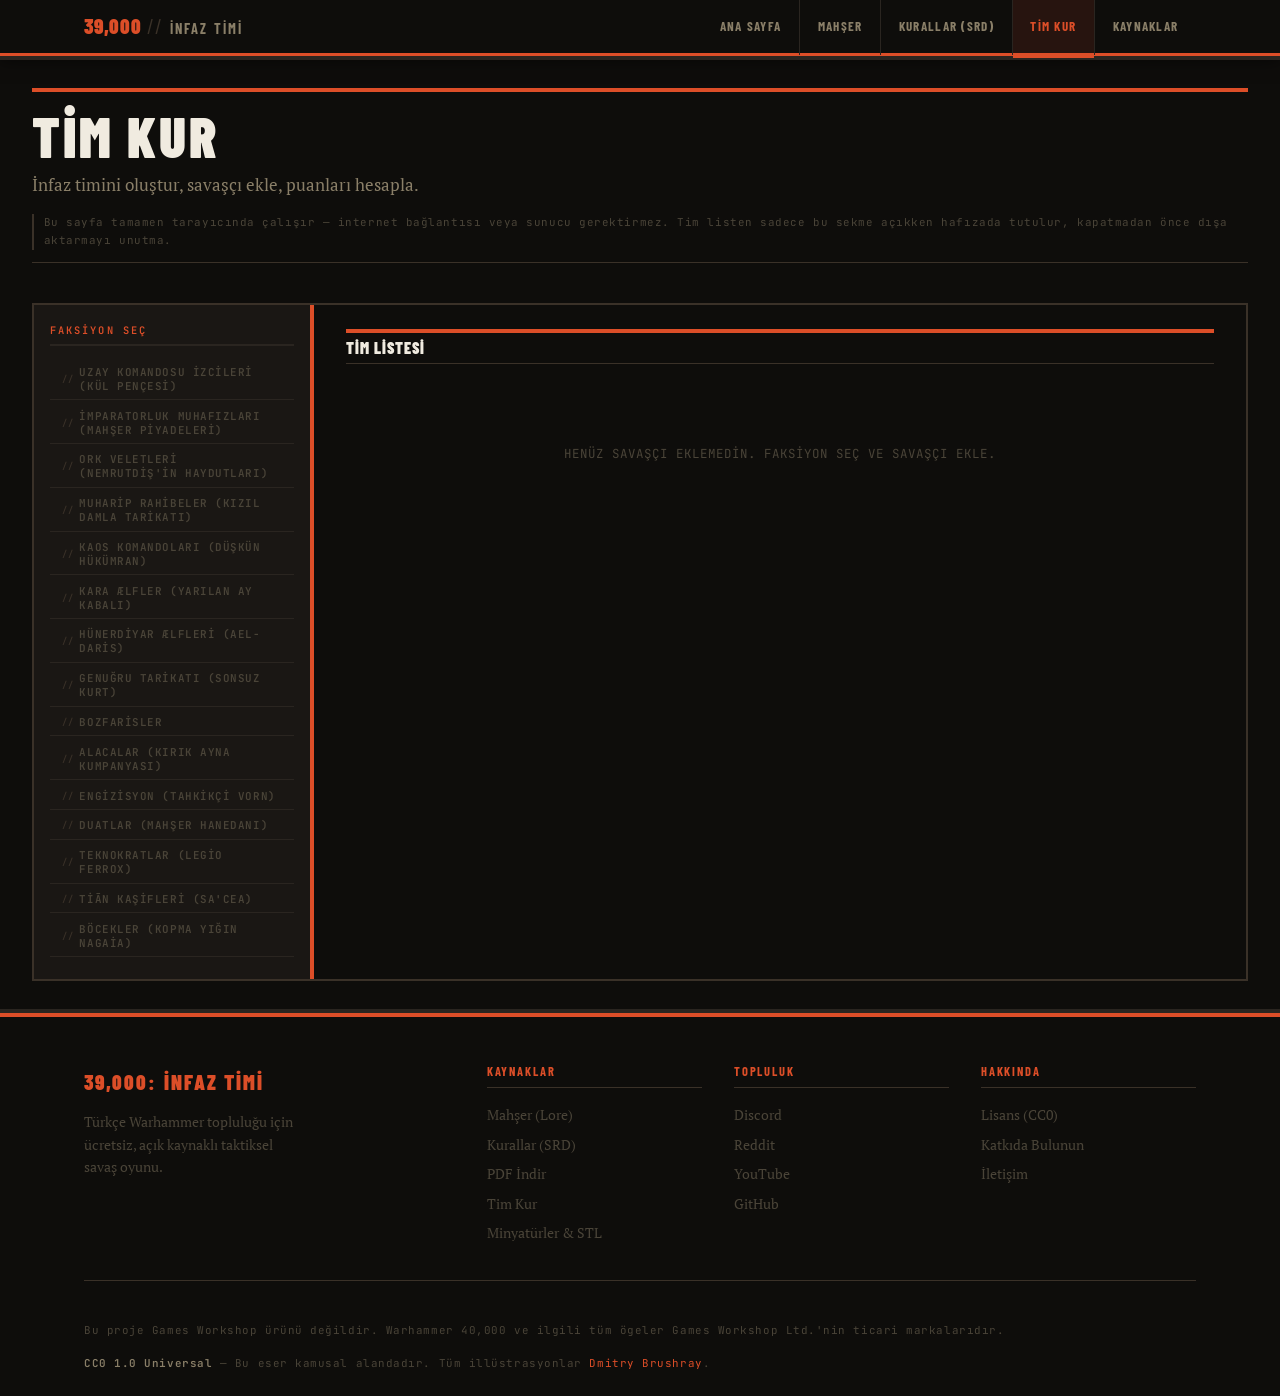
<file: tim-kur.html>
<!DOCTYPE html>
<html lang="tr">
<head>
    <meta charset="UTF-8">
    <meta name="viewport" content="width=device-width, initial-scale=1.0">
    <title>Tim Kur - 39,000: İnfaz Timi</title>
    <link rel="stylesheet" href="style.css">
    <link rel="preconnect" href="https://fonts.googleapis.com">
    <link rel="preconnect" href="https://fonts.gstatic.com" crossorigin>
    <link href="https://fonts.googleapis.com/css2?family=Barlow+Condensed:wght@600;700;900&family=PT+Serif:wght@400;700&family=JetBrains+Mono:wght@400;600&display=swap" rel="stylesheet">
    <style>
        .builder-container {
            max-width: 1280px;
            margin: 0 auto;
            padding: 2rem;
        }
        .builder-header {
            margin-bottom: 2.5rem;
            padding-top: 1rem;
            border-top: 4px solid var(--ember);
            border-bottom: 1px solid var(--ink-rule);
            padding-bottom: 0.75rem;
        }
        .builder-title {
            font-family: var(--font-display);
            font-size: clamp(2rem, 6vw, 3.5rem);
            font-weight: 900;
            letter-spacing: 0.05em;
            text-transform: uppercase;
            color: var(--white-cold);
            line-height: 1;
            margin-bottom: 0.5rem;
        }
        .builder-subtitle {
            font-family: var(--font-body);
            font-size: 1.05rem;
            color: var(--paper-dim);
        }
        .builder-notice {
            font-family: var(--font-mono);
            font-size: 0.68rem;
            letter-spacing: 0.05em;
            color: var(--paper-ghost);
            margin-top: 0.6rem;
            border-left: 2px solid var(--ink-rule);
            padding-left: 0.6rem;
        }

        /* ---- Layout ---- */
        .builder-grid {
            display: grid;
            grid-template-columns: 280px 1fr;
            gap: 0;
            border: 2px solid var(--ink-rule);
        }
        .faction-selector {
            background: var(--ink-raised);
            border-right: 4px solid var(--ember);
            padding: 1.25rem 1rem;
        }
        .faction-title {
            font-family: var(--font-mono);
            font-size: 0.65rem;
            font-weight: 600;
            letter-spacing: 0.2em;
            text-transform: uppercase;
            color: var(--ember);
            margin-bottom: 0.75rem;
            padding-bottom: 0.5rem;
            border-bottom: 2px solid var(--ink-edge);
        }
        .faction-button {
            display: flex;
            align-items: center;
            gap: 0.4rem;
            width: 100%;
            font-family: var(--font-mono);
            font-size: 0.68rem;
            font-weight: 600;
            letter-spacing: 0.05em;
            text-transform: uppercase;
            padding: 0.4rem 0.75rem;
            margin-bottom: 2px;
            background: transparent;
            border: none;
            border-bottom: 1px solid var(--ink-edge);
            color: var(--paper-ghost);
            cursor: pointer;
            transition: background 0.12s, color 0.12s;
            text-align: left;
        }
        .faction-button::before {
            content: '//';
            font-size: 0.55rem;
            color: var(--ink-rule);
            flex-shrink: 0;
            transition: color 0.12s;
        }
        .faction-button:hover {
            background: var(--ink-edge);
            color: var(--paper);
        }
        .faction-button:hover::before { color: var(--ember); }
        .faction-button.active {
            background: var(--ember-trace);
            color: var(--ember);
            border-left: 3px solid var(--ember);
            padding-left: calc(0.75rem - 3px);
        }
        .faction-button.active::before { color: var(--ember); }
        .faction-button.is-locked {
            opacity: 0.4;
        }
        .faction-button.is-locked:hover {
            opacity: 0.7;
        }
        .roster-faction-tag {
            font-family: var(--font-mono);
            font-size: 0.65rem;
            letter-spacing: 0.08em;
            text-transform: uppercase;
            color: var(--ember);
            font-weight: normal;
        }

        .roster-area {
            background: var(--ink);
            padding: 1.5rem 2rem;
            min-height: 400px;
        }
        .roster-empty {
            text-align: center;
            padding: 4rem 2rem;
            color: var(--paper-ghost);
            font-family: var(--font-mono);
            font-size: 0.78rem;
            letter-spacing: 0.08em;
            text-transform: uppercase;
        }
        .roster-warning {
            font-family: var(--font-mono);
            font-size: 0.7rem;
            letter-spacing: 0.03em;
            color: var(--ember);
            background: var(--ember-trace);
            border: 1px solid var(--ember-rule);
            border-left: 4px solid var(--ember);
            padding: 0.6rem 0.9rem;
            margin-top: 1.25rem;
        }

        /* ---- Fighter cards in roster ---- */
        .fighter-list {
            display: flex;
            flex-direction: column;
            gap: 2px;
        }
        .fighter-card {
            background: var(--ink-raised);
            border: 1px solid var(--ink-rule);
            border-left: 4px solid var(--ember);
            padding: 1rem 1.25rem;
            display: flex;
            justify-content: space-between;
            align-items: flex-start;
            gap: 1rem;
            flex-wrap: wrap;
        }
        .fighter-info h3 {
            font-family: var(--font-display);
            font-size: 1.2rem;
            font-weight: 900;
            letter-spacing: 0.06em;
            text-transform: uppercase;
            color: var(--white-cold);
            margin-bottom: 0.3rem;
        }
        .fighter-role-tag {
            display: inline-block;
            font-family: var(--font-mono);
            font-size: 0.6rem;
            letter-spacing: 0.1em;
            text-transform: uppercase;
            color: var(--ember);
            border: 1px solid var(--ember-rule);
            padding: 0.05rem 0.4rem;
            margin-bottom: 0.5rem;
        }
        .fighter-stats {
            font-family: var(--font-mono);
            font-size: 0.7rem;
            color: var(--paper-ghost);
            letter-spacing: 0.04em;
            margin-bottom: 0.4rem;
        }
        .fighter-gear-line {
            font-family: var(--font-body);
            font-size: 0.78rem;
            color: var(--paper-dim);
            font-style: italic;
        }
        .fighter-extras {
            font-family: var(--font-mono);
            font-size: 0.65rem;
            color: var(--paper-ghost);
            margin-top: 0.3rem;
        }
        .fighter-side {
            display: flex;
            flex-direction: column;
            align-items: flex-end;
            gap: 0.6rem;
            flex-shrink: 0;
        }
        .fighter-cost {
            font-family: var(--font-display);
            font-size: 1.6rem;
            font-weight: 900;
            color: var(--ember);
            line-height: 1;
        }
        .remove-button {
            font-family: var(--font-display);
            font-size: 0.78rem;
            font-weight: 700;
            letter-spacing: 0.1em;
            text-transform: uppercase;
            padding: 0.4rem 0.85rem;
            background: transparent;
            border: 2px solid var(--ink-rule);
            color: var(--paper-ghost);
            cursor: pointer;
            transition: background 0.15s, border-color 0.15s, color 0.15s;
            clip-path: polygon(0 0, calc(100% - 6px) 0, 100% 6px, 100% 100%, 0 100%);
        }
        .remove-button:hover {
            background: var(--ember-trace);
            border-color: var(--ember-rule);
            color: var(--ember);
        }

        .roster-summary {
            background: var(--ink-raised);
            border: 2px solid var(--ink-rule);
            border-top: 4px solid var(--ember);
            padding: 1.25rem 1.5rem;
            margin-top: 1.5rem;
            display: flex;
            justify-content: space-between;
            align-items: center;
            gap: 1rem;
            flex-wrap: wrap;
        }
        .summary-stat {
            font-family: var(--font-display);
            font-size: 1.4rem;
            font-weight: 900;
            letter-spacing: 0.05em;
            color: var(--white-cold);
            line-height: 1;
        }
        .summary-label {
            font-family: var(--font-mono);
            font-size: 0.65rem;
            letter-spacing: 0.12em;
            text-transform: uppercase;
            color: var(--paper-ghost);
            margin-bottom: 0.2rem;
        }
        .summary-actions {
            display: flex;
            gap: 0.6rem;
            flex-wrap: wrap;
        }
        .export-button, .reset-button {
            font-family: var(--font-display);
            font-size: 0.88rem;
            font-weight: 700;
            letter-spacing: 0.1em;
            text-transform: uppercase;
            padding: 0.7rem 1.6rem;
            cursor: pointer;
            transition: background 0.15s, border-color 0.15s, color 0.15s;
            clip-path: polygon(0 0, calc(100% - 10px) 0, 100% 10px, 100% 100%, 10px 100%, 0 calc(100% - 10px));
        }
        .export-button {
            background: var(--ember);
            color: var(--white-cold);
            border: 2px solid var(--ember);
        }
        .export-button:hover { background: var(--ember-dim); border-color: var(--ember-dim); }
        .export-button:disabled {
            background: var(--ink-rule);
            border-color: var(--ink-rule);
            color: var(--paper-ghost);
            cursor: not-allowed;
        }
        .export-button:disabled:hover { background: var(--ink-rule); border-color: var(--ink-rule); }
        .reset-button {
            background: transparent;
            color: var(--paper-ghost);
            border: 2px solid var(--ink-rule);
        }
        .reset-button:hover { color: var(--ember); border-color: var(--ember-rule); }

        /* ---- Available fighters / recruitment ---- */
        .section-heading-row {
            display: flex;
            justify-content: space-between;
            align-items: baseline;
            flex-wrap: wrap;
            gap: 0.5rem;
            margin-top: 2rem;
            margin-bottom: 0.75rem;
        }
        .composition-rules {
            display: flex;
            flex-wrap: wrap;
            gap: 0.5rem;
            margin-bottom: 1rem;
        }
        .composition-pill {
            font-family: var(--font-mono);
            font-size: 0.65rem;
            letter-spacing: 0.06em;
            padding: 0.3rem 0.65rem;
            border: 1px solid var(--ink-rule);
            color: var(--paper-ghost);
            background: var(--ink-raised);
        }
        .composition-pill.is-full {
            border-color: var(--ember-rule);
            color: var(--ember);
        }
        .available-fighters {
            display: grid;
            grid-template-columns: repeat(auto-fit, minmax(220px, 1fr));
            gap: 1px;
            background: var(--ink-rule);
        }
        .available-fighter {
            background: var(--ink);
            padding: 1rem 1.25rem;
            cursor: pointer;
            transition: background 0.15s;
            position: relative;
        }
        .available-fighter::before {
            content: '';
            position: absolute;
            top: 0; left: 0;
            width: 3px;
            height: 0;
            background: var(--ember);
            transition: height 0.15s;
        }
        .available-fighter:hover { background: var(--ink-raised); }
        .available-fighter:hover::before { height: 100%; }
        .available-fighter.is-selected { background: var(--ember-trace); }
        .available-fighter.is-selected::before { height: 100%; }
        .available-fighter.is-disabled {
            cursor: not-allowed;
            opacity: 0.45;
        }
        .available-fighter.is-disabled:hover { background: var(--ink); }
        .available-fighter.is-disabled:hover::before { height: 0; }
        .disabled-reason {
            font-family: var(--font-mono);
            font-size: 0.6rem;
            color: var(--ember);
            margin-top: 0.5rem;
            letter-spacing: 0.02em;
        }
        .available-fighter h4 {
            font-family: var(--font-display) !important;
            font-size: 1.05rem !important;
            font-weight: 900 !important;
            letter-spacing: 0.06em;
            text-transform: uppercase;
            color: var(--white-cold) !important;
            margin-bottom: 0.3rem !important;
        }
        .available-fighter .role-tag {
            display: block;
            font-family: var(--font-mono);
            font-size: 0.6rem;
            letter-spacing: 0.1em;
            text-transform: uppercase;
            color: var(--ember);
            margin-bottom: 0.4rem;
        }
        .available-fighter .stats-line {
            font-family: var(--font-mono);
            font-size: 0.63rem;
            color: var(--paper-ghost);
            letter-spacing: 0.02em;
            margin-bottom: 0.4rem;
        }
        .available-fighter .cost {
            font-family: var(--font-display);
            font-size: 1.1rem;
            font-weight: 900;
            color: var(--ember);
            letter-spacing: 0.04em;
        }

        /* ---- Gear picker (appears once a fighter type is chosen) ---- */
        .gear-picker {
            background: var(--ink-raised);
            border: 2px solid var(--ink-rule);
            border-left: 4px solid var(--ember);
            padding: 1.25rem 1.5rem;
            margin-top: 1.25rem;
        }
        .gear-picker-header {
            display: flex;
            justify-content: space-between;
            align-items: baseline;
            flex-wrap: wrap;
            gap: 0.5rem;
            margin-bottom: 1rem;
            padding-bottom: 0.6rem;
            border-bottom: 1px solid var(--ink-edge);
        }
        .gear-picker-title {
            font-family: var(--font-display);
            font-size: 1.3rem;
            font-weight: 900;
            letter-spacing: 0.05em;
            text-transform: uppercase;
            color: var(--white-cold);
        }
        .gear-picker-base {
            font-family: var(--font-mono);
            font-size: 0.7rem;
            color: var(--paper-ghost);
        }
        .gear-category {
            margin-bottom: 1rem;
        }
        .gear-category-label {
            font-family: var(--font-mono);
            font-size: 0.62rem;
            letter-spacing: 0.15em;
            text-transform: uppercase;
            color: var(--ember);
            margin-bottom: 0.4rem;
        }
        .gear-options {
            display: flex;
            flex-wrap: wrap;
            gap: 0.4rem;
        }
        .gear-chip {
            display: flex;
            align-items: center;
            gap: 0.4rem;
            font-family: var(--font-mono);
            font-size: 0.68rem;
            padding: 0.35rem 0.65rem;
            background: var(--ink);
            border: 1px solid var(--ink-rule);
            color: var(--paper-ghost);
            cursor: pointer;
            transition: border-color 0.12s, color 0.12s, background 0.12s;
        }
        .gear-chip:hover {
            border-color: var(--ember-rule);
            color: var(--paper);
        }
        .gear-chip.is-active {
            background: var(--ember-trace);
            border-color: var(--ember);
            color: var(--ember);
        }
        .gear-chip .gear-cost {
            color: var(--paper-ghost);
            font-size: 0.62rem;
        }
        .gear-chip.is-active .gear-cost { color: var(--ember); }
        .gear-confirm-row {
            display: flex;
            justify-content: space-between;
            align-items: center;
            flex-wrap: wrap;
            gap: 1rem;
            margin-top: 1.25rem;
            padding-top: 1rem;
            border-top: 1px solid var(--ink-edge);
        }
        .gear-running-total {
            font-family: var(--font-mono);
            font-size: 0.78rem;
            color: var(--paper-dim);
        }
        .gear-running-total strong {
            font-family: var(--font-display);
            font-size: 1.1rem;
            color: var(--ember);
        }
        .add-fighter-button {
            font-family: var(--font-display);
            font-size: 0.85rem;
            font-weight: 700;
            letter-spacing: 0.08em;
            text-transform: uppercase;
            padding: 0.6rem 1.4rem;
            background: var(--ember);
            color: var(--white-cold);
            border: 2px solid var(--ember);
            cursor: pointer;
            clip-path: polygon(0 0, calc(100% - 8px) 0, 100% 8px, 100% 100%, 8px 100%, 0 calc(100% - 8px));
            transition: background 0.15s, border-color 0.15s;
        }
        .add-fighter-button:hover { background: var(--ember-dim); border-color: var(--ember-dim); }

        @media (max-width: 768px) {
            .builder-grid { grid-template-columns: 1fr; }
            .faction-selector { border-right: none; border-bottom: 4px solid var(--ember); }
            .fighter-card { flex-direction: column; align-items: stretch; }
            .fighter-side { align-items: flex-start; flex-direction: row; justify-content: space-between; width: 100%; }
        }
    </style>
</head>
<body>
    <nav class="main-nav">
        <div class="nav-container">
            <div class="nav-brand">
                <span class="nav-number">39,000</span>
                <span class="nav-title">İNFAZ TİMİ</span>
            </div>
            <div class="nav-links">
                <a href="index.html" class="nav-link">Ana Sayfa</a>
                <a href="mahser.html" class="nav-link">Mahşer</a>
                <a href="srd.html" class="nav-link">Kurallar (SRD)</a>
                <a href="tim-kur.html" class="nav-link active">Tim Kur</a>
                <a href="kaynaklar.html" class="nav-link">Kaynaklar</a>
            </div>
            <button class="nav-toggle" aria-label="Menüyü aç/kapat">
                <span></span>
                <span></span>
                <span></span>
            </button>
        </div>
    </nav>

    <div class="builder-container">
        <div class="builder-header">
            <h1 class="builder-title">TİM KUR</h1>
            <p class="builder-subtitle">İnfaz timini oluştur, savaşçı ekle, puanları hesapla.</p>
            <p class="builder-notice">Bu sayfa tamamen tarayıcında çalışır — internet bağlantısı veya sunucu gerektirmez. Tim listen sadece bu sekme açıkken hafızada tutulur, kapatmadan önce dışa aktarmayı unutma.</p>
        </div>

        <div class="builder-grid">
            <div class="faction-selector" id="factionSelector">
                <h2 class="faction-title">Faksiyon Seç</h2>
                <!-- faction buttons injected by JS -->
            </div>

            <div class="roster-area">
                <h2 class="section-heading" style="font-size:1rem; padding:0.4rem 0; margin-bottom:1rem;">Tim Listesi <span id="rosterFactionTag" class="roster-faction-tag"></span></h2>
                <div id="rosterContent">
                    <div class="roster-empty">
                        <p>Henüz savaşçı eklemedin. Faksiyon seç ve savaşçı ekle.</p>
                    </div>
                </div>
            </div>
        </div>

        <div id="recruitmentArea"></div>
    </div>

    <footer class="main-footer">
        <div class="container">
            <div class="footer-content">
                <div class="footer-brand">
                    <div class="footer-logo">39,000: İNFAZ TİMİ</div>
                    <p class="footer-tagline">Türkçe Warhammer topluluğu için ücretsiz, açık kaynaklı taktiksel savaş oyunu.</p>
                </div>
                <div class="footer-links">
                    <div class="footer-column">
                        <h4 class="footer-heading">Kaynaklar</h4>
                        <a href="mahser.html">Mahşer (Lore)</a>
                        <a href="srd.html">Kurallar (SRD)</a>
                        <a href="39k-infaz-timi.pdf">PDF İndir</a>
                        <a href="tim-kur.html">Tim Kur</a>
                        <a href="kaynaklar.html">Minyatürler & STL</a>
                    </div>
                    <div class="footer-column">
                        <h4 class="footer-heading">Topluluk</h4>
                        <a href="https://discord.gg/x9WjgdqbX3">Discord</a>
                        <a href="https://www.reddit.com/r/Warhammer40KTR/">Reddit</a>
                        <a href="https://www.youtube.com/@savasmasasi">YouTube</a>
                        <a href="https://github.com/savasmasasi/infaztimi">GitHub</a>
                    </div>
                    <div class="footer-column">
                        <h4 class="footer-heading">Hakkında</h4>
                        <a href="https://creativecommons.org/publicdomain/zero/1.0/deed.tr">Lisans (CC0)</a>
                        <a href="#">Katkıda Bulunun</a>
                        <a href="mailto:savasmasasi@gmail.com">İletişim</a>
                    </div>
                </div>
            </div>
            <div class="footer-bottom">
                <p>Bu proje Games Workshop ürünü değildir. Warhammer 40,000 ve ilgili tüm ögeler Games Workshop Ltd.'nin ticari markalarıdır.</p>
                <p class="footer-license"><strong>CC0 1.0 Universal</strong> — Bu eser kamusal alandadır. Tüm illüstrasyonlar <a href="https://www.patreon.com/c/brushray/posts?filters%5Btag%5D=warhammer40k" target="_blank" rel="noopener">Dmitry Brushray</a>.
                </p>
            </div>
        </div>
    </footer>

    <script src="tim-kur-data.js"></script>
    <script src="tim-kur-app.js"></script>
    <script src="app.js"></script>
</body>
</html>
</file>
<file: style.css>
/* ============================================================
   39,000: İNFAZ TİMİ — STYLE.CSS
   Visual system: Departmento Munitorum field codex
   Ground rules: near-black field, aged-paper text, ember orange
   ============================================================ */

/* ─── TOKENS ─────────────────────────────────────────────── */
:root {
    /* Palette */
    --ink:          #0e0d0b;      /* page base — not pure black, closer to old ink */
    --ink-raised:   #1a1714;      /* card / panel surfaces */
    --ink-edge:     #2a2520;      /* visible borders */
    --ink-rule:     #3a3128;      /* secondary borders, rules */

    --paper:        #d4c9a8;      /* primary readable text — aged document */
    --paper-dim:    #8a7f68;      /* secondary text */
    --paper-ghost:  #4a4438;      /* tertiary, disabled */

    --ember:        #dc4e28;      /* primary accent — fire, alert, highlight */
    --ember-dim:    #9e3418;      /* accent hover / pressed */
    --ember-trace:  rgba(220, 78, 40, 0.12); /* accent tint */
    --ember-rule:   rgba(220, 78, 40, 0.35); /* accent border wash */

    --white-cold:   #f0ebe0;      /* near-white for hero text on black */

    /* Typography */
    --font-display: 'Barlow Condensed', 'Arial Narrow', sans-serif;
    --font-body:    'PT Serif', Georgia, serif;
    --font-mono:    'JetBrains Mono', 'Courier New', monospace;

    /* Structure */
    --nav-h:        56px;
    --sidebar-w:    230px;
    --max-text:     720px;
    --max-wide:     1160px;
}

/* ─── RESET & BASE ────────────────────────────────────────── */
*, *::before, *::after { box-sizing: border-box; margin: 0; padding: 0; }

html {
    scroll-behavior: smooth;
    font-size: 16px;
}

body {
    font-family: var(--font-body);
    background: var(--ink);
    color: var(--paper);
    line-height: 1.65;
    -webkit-font-smoothing: antialiased;
}

a {
    color: var(--ember);
    text-decoration: none;
    transition: color 0.15s;
}
a:hover { color: var(--white-cold); }

img { display: block; max-width: 100%; }

/* ─── TYPOGRAPHY SCALE ────────────────────────────────────── */
h1, h2, h3, h4, h5 {
    font-family: var(--font-display);
    font-weight: 900;
    text-transform: uppercase;
    letter-spacing: 0.04em;
    line-height: 1.1;
    color: var(--white-cold);
}

h1 { font-size: clamp(2.4rem, 6vw, 4.5rem); }
h2 { font-size: clamp(1.6rem, 3.5vw, 2.4rem); }
h3 { font-size: 1.35rem; letter-spacing: 0.05em; }
h4 { font-size: 1.05rem; font-weight: 700; }

p { margin-bottom: 0.9rem; }
p:last-child { margin-bottom: 0; }

strong { color: var(--white-cold); font-weight: 700; }

ul, ol { padding-left: 1.4rem; margin-bottom: 0.9rem; }
li { margin-bottom: 0.3rem; }

/* ─── UTILITY ─────────────────────────────────────────────── */
.container {
    max-width: var(--max-wide);
    margin: 0 auto;
    padding: 0 1.5rem;
}

/* Field-manual horizontal rule — thick + thin double rule */
hr.sep, .rule-double {
    border: none;
    border-top: 3px solid var(--ember);
    box-shadow: 0 3px 0 0 var(--ink-edge);
    margin: 2.5rem 0;
}

/* Mono label — used for tags, eyebrows, callsigns */
.mono-label {
    font-family: var(--font-mono);
    font-size: 0.72rem;
    letter-spacing: 0.12em;
    text-transform: uppercase;
    color: var(--ember);
}

/* ─── NAVIGATION ──────────────────────────────────────────── */
/*
   Design intent: military command post strip — flat black with
   a single ember rule below. Brand uses stencil slash between
   designation number and name.
*/
.main-nav {
    position: sticky;
    top: 0;
    z-index: 100;
    height: var(--nav-h);
    background: var(--ink);
    border-bottom: 3px solid var(--ember);
    /* secondary thin rule below the accent */
    box-shadow: 0 3px 0 1px var(--ink-edge), 0 4px 16px rgba(0,0,0,0.6);
    display: flex;
    align-items: center;
}

.nav-container {
    max-width: var(--max-wide);
    width: 100%;
    margin: 0 auto;
    padding: 0 1.5rem;
    display: flex;
    align-items: center;
    gap: 2.5rem;
}

.nav-brand {
    display: flex;
    align-items: baseline;
    gap: 0.4rem;
    flex-shrink: 0;
    text-decoration: none;
}

.nav-number {
    font-family: var(--font-display);
    font-size: 1.3rem;
    font-weight: 900;
    letter-spacing: 0.05em;
    color: var(--ember);
    line-height: 1;
}

/* slash divider between number and name */
.nav-number::after {
    content: ' //';
    color: var(--ink-rule);
    font-weight: 400;
}

.nav-title {
    font-family: var(--font-display);
    font-size: 0.9rem;
    font-weight: 700;
    letter-spacing: 0.15em;
    color: var(--paper-dim);
    line-height: 1;
}

.nav-links {
    display: flex;
    align-items: center;
    gap: 0;
    margin-left: auto;
}

.nav-link {
    font-family: var(--font-display);
    font-size: 0.82rem;
    font-weight: 700;
    letter-spacing: 0.1em;
    text-transform: uppercase;
    color: var(--paper-dim);
    padding: 0 1.1rem;
    height: var(--nav-h);
    display: flex;
    align-items: center;
    border-left: 1px solid var(--ink-edge);
    transition: color 0.15s, background 0.15s;
    position: relative;
}
.nav-link:first-child { border-left: none; }
.nav-link:hover { color: var(--white-cold); background: var(--ink-raised); }
.nav-link.active {
    color: var(--ember);
    background: var(--ember-trace);
}
.nav-link.active::after {
    content: '';
    position: absolute;
    bottom: -3px; /* sits on top of nav border-bottom */
    left: 0;
    right: 0;
    height: 3px;
    background: var(--ember);
}

.nav-toggle {
    display: none;
    flex-direction: column;
    gap: 5px;
    background: none;
    border: 1px solid var(--ink-rule);
    padding: 8px 10px;
    cursor: pointer;
    margin-left: auto;
}
.nav-toggle span {
    display: block;
    width: 20px;
    height: 2px;
    background: var(--paper-dim);
    transition: all 0.2s;
}

/* ─── HERO — LANDING PAGE ─────────────────────────────────── */
/*
   Design: stark cross-marked frame — the title is letterboxed
   between two full-width horizontal bars (top + bottom).
   Large stencil "39,000" sits as background texture numerics.
   No photo overlay box. Pure geometric authority.
*/
.hero {
    position: relative;
    background: var(--ink) url('hero-bg.jpg') center center / cover no-repeat;
    overflow: hidden;
    /* letterbox bars */
    border-top: 4px solid var(--ember);
    border-bottom: 4px solid var(--ember);
    padding: 0;
    min-height: 78vh;
    display: flex;
    align-items: flex-end;
}

/* full image darkening — heavy vignette, not uniform overlay */
.hero::before {
    content: '';
    position: absolute;
    inset: 0;
    background:
        linear-gradient(to top,   rgba(14,13,11,0.97) 0%, rgba(14,13,11,0.55) 55%, rgba(14,13,11,0.30) 100%),
        linear-gradient(to right, rgba(14,13,11,0.70) 0%, transparent 60%);
    pointer-events: none;
    z-index: 1;
}

/* ghost stencil numerals — background texture */
.hero::after {
    content: '39,000';
    position: absolute;
    right: -1.5rem;
    top: 50%;
    transform: translateY(-50%);
    font-family: var(--font-display);
    font-size: clamp(9rem, 22vw, 18rem);
    font-weight: 900;
    letter-spacing: -0.04em;
    color: transparent;
    -webkit-text-stroke: 1px rgba(220, 78, 40, 0.09);
    line-height: 1;
    pointer-events: none;
    z-index: 2;
    user-select: none;
}

.hero-content {
    position: relative;
    z-index: 3;
    width: 100%;
    max-width: var(--max-wide);
    margin: 0 auto;
    padding: 4rem 1.5rem 4rem;
    display: flex;
    flex-direction: column;
    align-items: flex-start;
    gap: 1.25rem;
}

/* operational badge — stencil-stamp style */
.hero-badge {
    font-family: var(--font-mono);
    font-size: 0.68rem;
    letter-spacing: 0.18em;
    text-transform: uppercase;
    color: var(--ember);
    background: var(--ember-trace);
    border: 1px solid var(--ember-rule);
    border-left: 3px solid var(--ember);
    padding: 0.25rem 0.75rem;
    display: inline-block;
}

.hero-title {
    display: flex;
    flex-direction: column;
    gap: 0;
}

.hero-number {
    font-family: var(--font-display);
    font-size: clamp(3.5rem, 11vw, 8rem);
    font-weight: 900;
    letter-spacing: -0.01em;
    color: var(--white-cold);
    line-height: 0.9;
}

/* underline rule below the number, above the subtitle */
.hero-number::after {
    content: '';
    display: block;
    height: 4px;
    width: 60%;
    background: var(--ember);
    margin: 0.3rem 0 0.1rem;
}

.hero-subtitle {
    font-family: var(--font-display);
    font-size: clamp(1.2rem, 4vw, 2.2rem);
    font-weight: 700;
    letter-spacing: 0.25em;
    color: var(--ember);
    line-height: 1;
}

.hero-description {
    font-family: var(--font-body);
    font-size: clamp(0.95rem, 2vw, 1.15rem);
    color: var(--paper-dim);
    line-height: 1.7;
    max-width: 520px;
    margin-bottom: 0;
}

.hero-actions {
    display: flex;
    gap: 1rem;
    flex-wrap: wrap;
}

/* meta strip below buttons */
.hero-meta {
    display: flex;
    gap: 1.5rem;
    flex-wrap: wrap;
    padding-top: 0.25rem;
    border-top: 1px solid var(--ink-rule);
    margin-top: 0.25rem;
}

.meta-item {
    display: flex;
    align-items: center;
    gap: 0.4rem;
    font-family: var(--font-mono);
    font-size: 0.72rem;
    letter-spacing: 0.08em;
    color: var(--paper-ghost);
}
.meta-item svg { fill: var(--paper-ghost); }

/* ─── BUTTONS ─────────────────────────────────────────────── */
/*
   Design: no rounded corners. Sharp-edged, militaristic.
   Primary = filled ember with left-notch clip.
   Secondary = ghost with dashed ember border.
*/
.btn {
    font-family: var(--font-display);
    font-size: 0.9rem;
    font-weight: 700;
    letter-spacing: 0.12em;
    text-transform: uppercase;
    padding: 0.7rem 1.6rem;
    border: 2px solid transparent;
    cursor: pointer;
    display: inline-flex;
    align-items: center;
    gap: 0.5rem;
    transition: background 0.15s, color 0.15s, border-color 0.15s, transform 0.1s;
    position: relative;
    clip-path: polygon(0 0, calc(100% - 10px) 0, 100% 10px, 100% 100%, 10px 100%, 0 calc(100% - 10px));
    text-decoration: none;
}

.btn-primary {
    background: var(--ember);
    border-color: var(--ember);
    color: var(--white-cold);
}
.btn-primary:hover {
    background: var(--ember-dim);
    border-color: var(--ember-dim);
    color: var(--white-cold);
    transform: translateY(-1px);
}

.btn-secondary {
    background: transparent;
    border: 2px solid var(--paper-ghost);
    color: var(--paper-dim);
}
.btn-secondary:hover {
    border-color: var(--paper);
    color: var(--white-cold);
    transform: translateY(-1px);
}

/* small variant */
.btn-sm {
    font-size: 0.8rem;
    padding: 0.5rem 1.1rem;
    clip-path: polygon(0 0, calc(100% - 7px) 0, 100% 7px, 100% 100%, 7px 100%, 0 calc(100% - 7px));
}

/* ─── SECTION TITLES — GLOBAL ─────────────────────────────── */
/*
   Double-rule treatment: thick ember line above text,
   thin rule extends full width below it.
   This is the signature structural device.
*/
.section-title {
    font-family: var(--font-display);
    font-size: clamp(1.5rem, 3vw, 2.2rem);
    font-weight: 900;
    letter-spacing: 0.06em;
    text-transform: uppercase;
    color: var(--white-cold);
    padding-top: 0.75rem;
    border-top: 4px solid var(--ember);
    border-bottom: 1px solid var(--ink-rule);
    padding-bottom: 0.6rem;
    margin-bottom: 1.75rem;
}
.section-title::after { display: none; } /* kill any old pseudo-element */

.section-description {
    color: var(--paper-dim);
    font-size: 1.05rem;
    margin-bottom: 2rem;
    max-width: 62ch;
}

/* ─── MAIN CONTENT WRAPPER ───────────────────────────────── */
.main-content {
    background: var(--ink);
}

/* ─── FEATURE SECTION ─────────────────────────────────────── */
.feature-section {
    padding: 4rem 0;
    border-bottom: 1px solid var(--ink-edge);
}

/* 
   Feature grid: asymmetric — first card gets 2 cols on wide,
   remaining two stack side by side. Breaks the SaaS uniform grid.
*/
.feature-grid {
    display: grid;
    grid-template-columns: 2fr 1fr 1fr;
    gap: 0;
    border: 2px solid var(--ink-rule);
    margin-bottom: 1.5rem;
}

.feature-card {
    padding: 2rem 1.75rem;
    border-right: 2px solid var(--ink-rule);
    background: var(--ink-raised);
    position: relative;
    transition: background 0.2s;
}
.feature-card:last-child { border-right: none; }
.feature-card:hover { background: var(--ink-edge); }

/* top-left corner bracket mark */
.feature-card::before {
    content: '';
    position: absolute;
    top: 0;
    left: 0;
    width: 18px;
    height: 18px;
    border-top: 3px solid var(--ember);
    border-left: 3px solid var(--ember);
    opacity: 0;
    transition: opacity 0.2s;
}
.feature-card:hover::before { opacity: 1; }

.feature-icon {
    font-size: 1.5rem;
    margin-bottom: 0.75rem;
    line-height: 1;
}

.feature-title {
    font-family: var(--font-display);
    font-size: 1.3rem;
    font-weight: 900;
    letter-spacing: 0.06em;
    text-transform: uppercase;
    color: var(--white-cold);
    margin-bottom: 0.5rem;
}

.feature-description {
    font-family: var(--font-body);
    font-size: 0.92rem;
    color: var(--paper-dim);
    line-height: 1.6;
    margin-bottom: 1rem;
}

.feature-link {
    font-family: var(--font-display);
    font-size: 0.82rem;
    font-weight: 700;
    letter-spacing: 0.1em;
    text-transform: uppercase;
    color: var(--ember);
    transition: color 0.15s;
}
.feature-link:hover { color: var(--white-cold); }

/* painting guide — wide bar card */
.feature-bar {
    display: grid;
    grid-template-columns: 4rem 1fr;
    gap: 1.5rem;
    align-items: center;
    padding: 1.75rem 2rem;
    background: var(--ink-raised);
    border: 2px solid var(--ink-rule);
    border-top: none; /* connects visually to grid above */
    text-decoration: none;
    color: inherit;
    transition: background 0.2s, border-color 0.2s;
}
.feature-bar:hover {
    background: var(--ink-edge);
    border-color: var(--ember-rule);
    color: inherit;
}
.feature-bar .feature-icon {
    font-size: 2.2rem;
    text-align: center;
    margin-bottom: 0;
}

/* ─── ABOUT / PROSE BLOCK ─────────────────────────────────── */
.about-content p {
    color: var(--paper-dim);
    font-size: 1rem;
    line-height: 1.75;
    max-width: 72ch;
}

/* ─── SPLIT BLOCK — text + image two-column ───────────────── */
/*
   Used in Cehennemin Dibi and Neden sections.
   Default: text left, image right.
   Modifier --reverse: image left, text right.
*/
.split-block {
    display: grid;
    grid-template-columns: 1fr 1fr;
    gap: 0;
    align-items: stretch;
    border: 2px solid var(--ink-rule);
}

.split-block--reverse {
    direction: rtl;
}
.split-block--reverse > * {
    direction: ltr;
}

.split-text {
    padding: 2.5rem 2rem;
    background: var(--ink-raised);
    display: flex;
    flex-direction: column;
    justify-content: center;
}

.split-text p {
    color: var(--paper-dim);
    font-size: 1rem;
    line-height: 1.75;
    margin-bottom: 0.9rem;
}
.split-text p:last-of-type { margin-bottom: 0; }

.split-text .section-title { margin-bottom: 1.25rem; }

.split-image {
    position: relative;
    overflow: hidden;
    min-height: 340px;
    border-left: 4px solid var(--ember);
}

.split-block--reverse .split-image {
    border-left: none;
    border-right: 4px solid var(--ember);
}

.split-image img {
    position: absolute;
    inset: 0;
    width: 100%;
    height: 100%;
    object-fit: cover;
    object-position: center;
    display: block;
    filter: brightness(0.85);
    transition: filter 0.3s;
}

.split-block:hover .split-image img { filter: brightness(1); }

@media (max-width: 860px) {
    .split-block,
    .split-block--reverse {
        grid-template-columns: 1fr;
        direction: ltr;
    }
    .split-image {
        min-height: 0;
        border-left: none;
        border-right: none;
        border-top: 4px solid var(--ember);
    }
    .split-image img {
        position: relative;
        inset: auto;
        width: 100%;
        height: 240px;
        object-fit: cover;
    }
    .split-block--reverse .split-image {
        border-right: none;
        border-top: 4px solid var(--ember);
    }
}

/* ─── STAT ITEMS ──────────────────────────────────────────── */
.about-stats {
    display: flex;
    gap: 0;
    margin-top: 2rem;
    border: 2px solid var(--ink-rule);
    width: fit-content;
}

.stat-item {
    padding: 1.25rem 2rem;
    border-right: 2px solid var(--ink-rule);
    text-align: center;
    background: var(--ink-raised);
}
.stat-item:last-child { border-right: none; }

.stat-value {
    font-family: var(--font-display);
    font-size: 2.2rem;
    font-weight: 900;
    color: var(--ember);
    line-height: 1;
    letter-spacing: 0.04em;
}

.stat-label {
    font-family: var(--font-mono);
    font-size: 0.7rem;
    letter-spacing: 0.1em;
    text-transform: uppercase;
    color: var(--paper-ghost);
    margin-top: 0.25rem;
}

/* ─── ABOUT SECTION ───────────────────────────────────────── */
.about-section {
    padding: 4rem 0;
    border-bottom: 1px solid var(--ink-edge);
}

/* ─── COMMUNITY SECTION ───────────────────────────────────── */
.community-section {
    padding: 4rem 0;
}

.community-links {
    display: flex;
    gap: 0;
    border: 2px solid var(--ink-rule);
}

.community-card {
    flex: 1;
    padding: 2rem 1.75rem;
    background: var(--ink-raised);
    border-right: 2px solid var(--ink-rule);
    text-decoration: none;
    color: var(--paper);
    display: flex;
    flex-direction: column;
    gap: 0.5rem;
    position: relative;
    transition: background 0.2s;
}
.community-card:last-child { border-right: none; }
.community-card:hover { background: var(--ink-edge); color: var(--paper); }

/* top accent rule on hover */
.community-card::before {
    content: '';
    position: absolute;
    top: -2px;
    left: -2px;
    right: -2px;
    height: 3px;
    background: var(--ember);
    opacity: 0;
    transition: opacity 0.2s;
}
.community-card:hover::before { opacity: 1; }

.community-icon {
    color: var(--ember);
    margin-bottom: 0.5rem;
}

.community-title {
    font-family: var(--font-display);
    font-size: 1.2rem;
    font-weight: 900;
    letter-spacing: 0.08em;
    color: var(--white-cold);
}

.community-description {
    font-family: var(--font-body);
    font-size: 0.9rem;
    color: var(--paper-ghost);
    margin-bottom: 0;
    line-height: 1.5;
}

/* ─── FOOTER ──────────────────────────────────────────────── */
.main-footer {
    background: var(--ink);
    border-top: 4px solid var(--ember);
    box-shadow: 0 -3px 0 1px var(--ink-edge);
    padding: 3rem 0 1.5rem;
    margin-top: 0;
}

.footer-content {
    display: grid;
    grid-template-columns: 1fr 2fr;
    gap: 3rem;
    margin-bottom: 2.5rem;
    padding-bottom: 2rem;
    border-bottom: 1px solid var(--ink-rule);
}

.footer-logo {
    font-family: var(--font-display);
    font-size: 1.3rem;
    font-weight: 900;
    letter-spacing: 0.1em;
    color: var(--ember);
    margin-bottom: 0.75rem;
}

.footer-tagline {
    font-family: var(--font-body);
    font-size: 0.88rem;
    color: var(--paper-ghost);
    line-height: 1.6;
    max-width: 30ch;
    margin-bottom: 0;
}

.footer-links {
    display: grid;
    grid-template-columns: repeat(3, 1fr);
    gap: 2rem;
}

.footer-heading {
    font-family: var(--font-display);
    font-size: 0.78rem;
    font-weight: 700;
    letter-spacing: 0.15em;
    text-transform: uppercase;
    color: var(--ember);
    margin-bottom: 0.75rem;
    padding-bottom: 0.5rem;
    border-bottom: 1px solid var(--ink-rule);
}

.footer-column a {
    display: block;
    font-family: var(--font-body);
    font-size: 0.88rem;
    color: var(--paper-ghost);
    padding: 0.2rem 0;
    transition: color 0.15s;
}
.footer-column a:hover { color: var(--paper); }

.footer-bottom {
    font-family: var(--font-mono);
    font-size: 0.68rem;
    color: var(--paper-ghost);
    letter-spacing: 0.05em;
    line-height: 1.7;
}

.footer-license {
    color: var(--paper-ghost);
    margin-top: 0.4rem;
}
.footer-license strong { color: var(--paper-dim); font-weight: 600; }

/* ─── SRD LAYOUT ──────────────────────────────────────────── */
/*
   The sidebar is redesigned as a printed-index strip:
   ruled lines, stamped section numbers, stark mono type.
   Not a floating card — a structural column inset into the page.
*/
.srd-page { background: var(--ink); }

.srd-container {
    display: grid;
    grid-template-columns: var(--sidebar-w) 1fr;
    min-height: calc(100vh - var(--nav-h));
}

.srd-sidebar {
    position: sticky;
    top: var(--nav-h);
    height: calc(100vh - var(--nav-h));
    overflow-y: auto;
    background: var(--ink-raised);
    /* stark right-border: double-line (thick + gap + thin) */
    border-right: 4px solid var(--ember);
    box-shadow: 4px 0 0 0 var(--ink-edge);
    display: flex;
    flex-direction: column;
}

.srd-sidebar::-webkit-scrollbar { width: 4px; }
.srd-sidebar::-webkit-scrollbar-track { background: var(--ink-raised); }
.srd-sidebar::-webkit-scrollbar-thumb { background: var(--ink-rule); }

.sidebar-header {
    padding: 1.25rem 1rem 0.75rem;
    border-bottom: 2px solid var(--ink-edge);
    background: var(--ink);
}

.sidebar-title {
    font-family: var(--font-mono);
    font-size: 0.65rem;
    font-weight: 600;
    letter-spacing: 0.2em;
    text-transform: uppercase;
    color: var(--ember);
}
/* title is plain mono — remove display font default */
.sidebar-title { font-family: var(--font-mono); text-transform: uppercase; }

.sidebar-nav {
    flex: 1;
    padding: 0.5rem 0;
}

/* each link styled as a ruled index entry */
.sidebar-link {
    display: flex;
    align-items: center;
    gap: 0.5rem;
    padding: 0.45rem 1rem;
    font-family: var(--font-mono);
    font-size: 0.72rem;
    letter-spacing: 0.06em;
    text-transform: uppercase;
    color: var(--paper-ghost);
    border-bottom: 1px solid var(--ink-edge);
    transition: background 0.12s, color 0.12s;
    text-decoration: none;
    position: relative;
}
.sidebar-link::before {
    content: '//';
    font-size: 0.6rem;
    color: var(--ink-rule);
    transition: color 0.12s;
}
.sidebar-link:hover {
    color: var(--paper);
    background: var(--ink-edge);
    color: var(--paper);
}
.sidebar-link:hover::before { color: var(--ember); }
.sidebar-link.active {
    color: var(--ember);
    background: var(--ember-trace);
    border-left: 3px solid var(--ember);
    padding-left: calc(1rem - 3px);
}
.sidebar-link.active::before { color: var(--ember); }

.sidebar-footer {
    padding: 1rem;
    border-top: 2px solid var(--ink-edge);
}

.download-btn {
    display: flex;
    align-items: center;
    justify-content: center;
    gap: 0.5rem;
    width: 100%;
    padding: 0.6rem;
    font-family: var(--font-display);
    font-size: 0.8rem;
    font-weight: 700;
    letter-spacing: 0.1em;
    text-transform: uppercase;
    color: var(--ember);
    border: 2px solid var(--ember-rule);
    background: var(--ember-trace);
    transition: background 0.15s, border-color 0.15s;
    clip-path: polygon(0 0, calc(100% - 8px) 0, 100% 8px, 100% 100%, 0 100%);
}
.download-btn:hover {
    background: var(--ember);
    border-color: var(--ember);
    color: var(--white-cold);
}

/* ─── SRD CONTENT AREA ────────────────────────────────────── */
.srd-content {
    padding: 0;
    overflow-x: hidden;
}

/* SRD page header — command document header */
.srd-header {
    background: var(--ink-raised);
    padding: 2.5rem 2.5rem 2rem;
    border-bottom: 4px solid var(--ember);
    box-shadow: 0 4px 0 0 var(--ink-edge);
}

.srd-main-title {
    display: flex;
    flex-direction: column;
    gap: 0;
    margin-bottom: 0.5rem;
}

.title-number {
    font-family: var(--font-display);
    font-size: clamp(2.5rem, 6vw, 4.5rem);
    font-weight: 900;
    color: var(--ember);
    line-height: 0.9;
    letter-spacing: -0.01em;
}

.title-text {
    font-family: var(--font-display);
    font-size: clamp(0.9rem, 2.5vw, 1.5rem);
    font-weight: 700;
    letter-spacing: 0.3em;
    color: var(--paper-dim);
}

.srd-subtitle {
    font-family: var(--font-mono);
    font-size: 0.78rem;
    color: var(--paper-ghost);
    letter-spacing: 0.08em;
    margin-bottom: 1rem;
}

.srd-meta {
    display: flex;
    gap: 0.5rem;
    flex-wrap: wrap;
}

.meta-badge {
    font-family: var(--font-mono);
    font-size: 0.66rem;
    letter-spacing: 0.12em;
    text-transform: uppercase;
    color: var(--paper-ghost);
    border: 1px solid var(--ink-rule);
    padding: 0.2rem 0.6rem;
    background: var(--ink);
}

/* ─── SRD SECTIONS ────────────────────────────────────────── */
.srd-section {
    padding: 2.5rem 2.5rem 1rem;
    border-bottom: 1px solid var(--ink-edge);
}
.srd-section:last-child { border-bottom: none; }

/* Section heading — double-rule treatment, full width */
.section-heading {
    font-family: var(--font-display);
    font-size: clamp(1.4rem, 3vw, 2rem);
    font-weight: 900;
    letter-spacing: 0.06em;
    text-transform: uppercase;
    color: var(--white-cold);
    padding-top: 0.6rem;
    border-top: 4px solid var(--ember);
    border-bottom: 1px solid var(--ink-rule);
    padding-bottom: 0.5rem;
    margin-bottom: 1.5rem;
}

.section-content {
    max-width: var(--max-text);
}

.section-content h3 {
    font-family: var(--font-display);
    font-size: 1.15rem;
    font-weight: 700;
    letter-spacing: 0.08em;
    color: var(--paper);
    margin: 1.75rem 0 0.5rem;
    text-transform: uppercase;
}

.section-content h4 {
    font-family: var(--font-display);
    font-size: 0.95rem;
    font-weight: 700;
    letter-spacing: 0.08em;
    color: var(--ember);
    margin: 1.2rem 0 0.4rem;
    text-transform: uppercase;
}

.section-content p {
    color: var(--paper-dim);
    font-size: 0.98rem;
    line-height: 1.75;
}

.section-content ul,
.section-content ol {
    color: var(--paper-dim);
    font-size: 0.98rem;
    line-height: 1.75;
}

/* ─── INFO BOXES ──────────────────────────────────────────── */
.info-box {
    display: flex;
    gap: 1rem;
    background: var(--ink-raised);
    border: 1px solid var(--ink-rule);
    border-left: 4px solid var(--ember);
    padding: 1rem 1.25rem;
    margin: 1.5rem 0;
}

.info-icon {
    font-size: 1.1rem;
    flex-shrink: 0;
    margin-top: 0.05rem;
}

.info-content {
    font-family: var(--font-body);
    font-size: 0.92rem;
    color: var(--paper-dim);
    line-height: 1.65;
}

/* ─── RULES TABLES ────────────────────────────────────────── */
.table-wrapper {
    overflow-x: auto;
    margin: 1.5rem 0;
}

.rules-table {
    width: 100%;
    border-collapse: collapse;
    font-family: var(--font-body);
    font-size: 0.92rem;
}

.rules-table thead tr {
    background: var(--ink);
    border-bottom: 3px solid var(--ember);
}

.rules-table th {
    font-family: var(--font-display);
    font-size: 0.8rem;
    font-weight: 700;
    letter-spacing: 0.1em;
    text-transform: uppercase;
    color: var(--ember);
    padding: 0.6rem 1rem;
    text-align: left;
}

.rules-table td {
    padding: 0.55rem 1rem;
    color: var(--paper-dim);
    border-bottom: 1px solid var(--ink-edge);
}

.rules-table tbody tr:hover td {
    background: var(--ink-raised);
    color: var(--paper);
}

/* ─── PAGE HEADER — shared by Mahşer, Kaynaklar, Tim Kur ─── */
/*
   Full-width title block that sits above the page layout.
   Matches the builder-header and resources-header pattern:
   ember top-border, title, subtitle, optional epigraph.
*/
.page-header {
    background: var(--ink-raised);
    border-top: 4px solid var(--ember);
    border-bottom: 4px solid var(--ember);
    box-shadow: 0 4px 0 0 var(--ink-edge);
    padding: 2.5rem var(--max-wide);
    padding: 2.5rem clamp(1.5rem, 4vw, 3rem);
}

.page-header__title {
    font-family: var(--font-display);
    font-size: clamp(2.4rem, 7vw, 4.5rem);
    font-weight: 900;
    letter-spacing: 0.05em;
    text-transform: uppercase;
    color: var(--white-cold);
    line-height: 1;
    margin-bottom: 0.4rem;
}

.page-header__sub {
    font-family: var(--font-body);
    font-size: 1.05rem;
    color: var(--paper-dim);
    margin-bottom: 0;
}

/* When an epigraph follows the subtitle inside page-header */
.page-header .epigraph {
    max-width: 680px;
    margin: 1.5rem 0 0;
}

/* ─── LORE PAGE (MAHŞER) ──────────────────────────────────── */
.lore-page { background: var(--ink); }

.lore-layout {
    display: grid;
    grid-template-columns: var(--sidebar-w) 1fr;
    max-width: 100%;
}

/* TOC rail — same stark stamp-index as SRD sidebar */
.toc-rail {
    position: sticky;
    top: var(--nav-h);
    height: calc(100vh - var(--nav-h));
    overflow-y: auto;
    padding: 0;
    border-right: 4px solid var(--ember);
    box-shadow: 4px 0 0 0 var(--ink-edge);
    background: var(--ink-raised);
    display: flex;
    flex-direction: column;
}

.toc-rail::-webkit-scrollbar { width: 4px; }
.toc-rail::-webkit-scrollbar-track { background: var(--ink-raised); }
.toc-rail::-webkit-scrollbar-thumb { background: var(--ink-rule); }

.toc-rail h3 {
    font-family: var(--font-mono) !important;
    font-size: 0.65rem;
    font-weight: 600 !important;
    letter-spacing: 0.2em;
    text-transform: uppercase;
    color: var(--ember) !important;
    padding: 1.25rem 1rem 0.75rem;
    border-bottom: 2px solid var(--ink-edge);
    background: var(--ink);
}

.toc-rail a {
    display: flex;
    align-items: center;
    gap: 0.4rem;
    padding: 0.4rem 1rem;
    font-family: var(--font-mono) !important;
    font-size: 0.7rem !important;
    letter-spacing: 0.05em;
    text-transform: uppercase;
    color: var(--paper-ghost) !important;
    border-bottom: 1px solid var(--ink-edge);
    transition: background 0.12s, color 0.12s;
    line-height: 1.3 !important;
}
.toc-rail a::before {
    content: '//';
    font-size: 0.6rem;
    color: var(--ink-rule);
    flex-shrink: 0;
}
.toc-rail a:hover {
    color: var(--paper) !important;
    background: var(--ink-edge);
}

.toc-group { margin-bottom: 0; }
.toc-group-title {
    font-family: var(--font-mono) !important;
    font-size: 0.68rem !important;
    font-weight: 700 !important;
    color: var(--paper-dim) !important;
    padding: 0.6rem 1rem 0.25rem;
    text-transform: uppercase;
    letter-spacing: 0.1em;
    background: var(--ink);
    border-bottom: 1px solid var(--ink-edge);
    display: block;
}

.toc-sub {
    padding-left: 0.75rem;
    border-left: none !important;
}

/* ─── LORE MAIN CONTENT ───────────────────────────────────── */
.lore-main {
    padding: 0 3rem 4rem;
    max-width: 820px;
}

/* ─── LORE HERO BANNER ────────────────────────────────────── */
.lore-hero {
    background: var(--ink-raised);
    padding: 3.5rem 3rem 2.5rem;
    border-bottom: 4px solid var(--ember);
    box-shadow: 0 4px 0 0 var(--ink-edge);
    margin: 0 -3rem 0;
}

.lore-hero h1 {
    font-family: var(--font-display) !important;
    font-size: clamp(2.5rem, 7vw, 5rem) !important;
    color: var(--ember) !important;
    letter-spacing: 0.06em;
    line-height: 1;
    margin-bottom: 0.5rem;
}

.lore-hero .hero-sub {
    font-family: var(--font-body) !important;
    font-size: 1rem !important;
    color: var(--paper-ghost) !important;
    text-transform: none !important;
}

.epigraph {
    max-width: 680px;
    margin: 1.75rem 0 0;
    padding: 1rem 1.25rem;
    border-left: 4px solid var(--ember);
    background: var(--ember-trace);
    border-top: 1px solid var(--ember-rule);
    border-bottom: 1px solid var(--ember-rule);
    text-align: left;
}

.epigraph p {
    font-style: italic;
    color: var(--paper-dim) !important;
    font-size: 0.92rem !important;
    line-height: 1.6;
    margin: 0;
}

.epigraph .ep-src {
    font-style: normal;
    font-family: var(--font-mono);
    color: var(--paper-ghost) !important;
    font-size: 0.72rem !important;
    margin-top: 0.4rem;
}

/* ─── LORE SECTION HEADS ──────────────────────────────────── */
.sec-head {
    margin: 3rem 0 1.25rem;
    padding-top: 0.75rem;
    border-top: 4px solid var(--ember);
    border-bottom: 1px solid var(--ink-rule);
    padding-bottom: 0.5rem;
}
.sec-head:first-child { margin-top: 0; }

.sec-head h2 {
    font-size: clamp(1.4rem, 3vw, 2rem) !important;
    color: var(--white-cold) !important;
    letter-spacing: 0.04em;
}

.sec-tag {
    font-family: var(--font-mono) !important;
    font-size: 0.68rem !important;
    color: var(--ember) !important;
    letter-spacing: 0.12em;
    text-transform: uppercase !important;
    display: block;
    margin-bottom: 0.2rem;
}

h3.planet {
    font-family: var(--font-display);
    font-size: 1.3rem !important;
    color: var(--white-cold) !important;
    margin: 2rem 0 0.6rem;
    text-transform: uppercase;
    letter-spacing: 0.06em;
}

.pnum { color: var(--ember); font-weight: 900; margin-right: 0.2rem; }

.ptype {
    font-family: var(--font-mono);
    font-size: 0.75rem !important;
    font-weight: 600 !important;
    color: var(--paper-ghost) !important;
    margin-left: 0.4rem;
    text-transform: uppercase !important;
    letter-spacing: 0.08em;
}

.lore-main h4 {
    font-family: var(--font-display) !important;
    font-size: 1rem !important;
    font-weight: 700 !important;
    color: var(--ember) !important;
    text-transform: uppercase !important;
    letter-spacing: 0.08em;
    margin: 1.25rem 0 0.4rem !important;
}

.lore-main p {
    color: var(--paper-dim);
    font-size: 0.96rem;
    line-height: 1.75;
}

/* Faction cards */
.fc {
    background: var(--ink-raised);
    border: 1px solid var(--ink-rule);
    border-left: 4px solid var(--ember);
    padding: 1.25rem 1.5rem;
    margin-bottom: 1rem;
}

.fc h4 {
    color: var(--white-cold) !important;
    border-bottom: 1px solid var(--ink-edge);
    padding-bottom: 0.4rem;
    margin-bottom: 0.5rem !important;
}

.fc-sub {
    font-family: var(--font-mono);
    font-size: 0.7rem;
    letter-spacing: 0.08em;
    text-transform: uppercase;
    color: var(--ember);
    margin-bottom: 0.6rem;
}

.fc-leader {
    font-weight: 700;
    color: var(--white-cold);
}

.fc-why {
    font-family: var(--font-mono);
    font-size: 0.78rem;
    color: var(--paper-ghost);
    margin-top: 0.5rem;
    padding-top: 0.4rem;
    border-top: 1px solid var(--ink-edge);
    letter-spacing: 0.03em;
}

/* Zone cards */
.zone {
    background: var(--ink-raised);
    border: 1px solid var(--ink-rule);
    border-top: 2px solid var(--ink-rule);
    padding: 1rem 1.25rem;
    margin-bottom: 0.75rem;
}

.zone h4 {
    color: var(--white-cold) !important;
    font-size: 1rem !important;
    margin: 0 0 0.35rem !important;
}

.z-desc {
    color: var(--paper-dim) !important;
    font-size: 0.9rem !important;
    margin-bottom: 0.25rem !important;
}

.z-threat {
    font-family: var(--font-mono);
    font-size: 0.72rem;
    color: var(--ember) !important;
    margin-bottom: 0 !important;
    letter-spacing: 0.05em;
}

/* Dramatis Personae table */
.dtable {
    width: 100%;
    border-collapse: collapse;
    font-family: var(--font-body);
    font-size: 0.9rem;
    margin: 1rem 0;
}

.dtable thead tr {
    background: var(--ink);
    border-bottom: 3px solid var(--ember);
}

.dtable th {
    font-family: var(--font-display);
    font-size: 0.78rem;
    font-weight: 700;
    letter-spacing: 0.1em;
    text-transform: uppercase;
    color: var(--ember);
    padding: 0.6rem 0.75rem;
    text-align: left;
}

.dtable td {
    padding: 0.5rem 0.75rem;
    color: var(--paper-dim);
    border-bottom: 1px solid var(--ink-edge);
}

.dtable .nm { color: var(--white-cold); font-weight: 600; }
.dtable .fac {
    font-family: var(--font-mono);
    font-size: 0.78rem;
    color: var(--ember);
    letter-spacing: 0.04em;
}

.dtable tbody tr:hover td { background: var(--ink-raised); }

/* stamp / classified notice */
.stamp {
    background: var(--ink-raised);
    border: 2px solid var(--ink-rule);
    border-left: 6px solid var(--ember);
    padding: 1rem 1.25rem;
    margin-top: 2rem;
    font-family: var(--font-mono);
    font-size: 0.75rem;
    color: var(--paper-ghost);
    letter-spacing: 0.06em;
}

.stamp-warn {
    color: var(--ember);
    margin-top: 0.4rem;
    font-weight: 600;
}

/* lore images */
.lore-img { margin: 1.5rem 0; border: 2px solid var(--ink-rule); }

/* ─── RESOURCES PAGE ──────────────────────────────────────── */
.resources-page { background: var(--ink); }

.resources-container {
    max-width: var(--max-wide);
    margin: 0 auto;
    padding: 3rem 1.5rem 4rem;
}

.resources-header {
    margin-bottom: 3rem;
    padding-top: 1rem;
    border-top: 4px solid var(--ember);
}

.resources-title {
    font-family: var(--font-display) !important;
    font-size: clamp(2.5rem, 7vw, 4rem) !important;
    font-weight: 900 !important;
    letter-spacing: 0.05em;
    color: var(--white-cold) !important;
    margin-bottom: 0.5rem !important;
    line-height: 1 !important;
}

.resources-subtitle {
    font-family: var(--font-body) !important;
    font-size: 1.05rem !important;
    color: var(--paper-dim) !important;
}

.resource-section {
    background: var(--ink-raised);
    border: 2px solid var(--ink-rule);
    border-top: 4px solid var(--ember);
    padding: 2rem;
    margin-bottom: 2rem;
}

.resource-grid {
    display: grid;
    grid-template-columns: repeat(auto-fill, minmax(280px, 1fr));
    gap: 1px;
    background: var(--ink-rule);
    border: 1px solid var(--ink-rule);
}

.resource-card {
    background: var(--ink);
    border: none !important;
    padding: 1.25rem !important;
    transition: background 0.15s !important;
    box-shadow: none !important;
}
.resource-card:hover {
    transform: none !important;
    background: var(--ink-edge) !important;
    border-color: transparent !important;
    box-shadow: none !important;
}

.resource-card h3 {
    font-family: var(--font-display) !important;
    font-size: 1.2rem !important;
    font-weight: 900 !important;
    color: var(--white-cold) !important;
    text-transform: uppercase;
    letter-spacing: 0.05em;
    margin-bottom: 0.15rem !important;
}

.resource-card .rc-sub {
    font-family: var(--font-mono) !important;
    font-size: 0.68rem !important;
    color: var(--ember) !important;
    letter-spacing: 0.08em;
    margin-bottom: 0.5rem !important;
    text-transform: uppercase;
}

.resource-card p {
    font-family: var(--font-body) !important;
    color: var(--paper-dim) !important;
    font-size: 0.9rem !important;
    line-height: 1.6;
}

.resource-link {
    font-family: var(--font-display) !important;
    font-size: 0.8rem !important;
    font-weight: 700 !important;
    letter-spacing: 0.1em;
    text-transform: uppercase !important;
    color: var(--ember) !important;
    transition: color 0.15s !important;
}
.resource-link:hover {
    color: var(--white-cold) !important;
    transform: none !important;
}

.warning-box {
    background: var(--ember-trace) !important;
    border: 2px solid var(--ember-rule) !important;
    border-left: 6px solid var(--ember) !important;
    padding: 1.25rem !important;
    margin-bottom: 2rem !important;
}

/* ─── PAINTING GUIDE PAGE ─────────────────────────────────── */
.guide-page { background: var(--ink); }

.guide-layout {
    display: grid;
    grid-template-columns: var(--sidebar-w) 1fr;
    max-width: 100%;
}

/* TOC duplicates the SRD sidebar pattern */
.guide-toc {
    position: sticky;
    top: var(--nav-h);
    height: calc(100vh - var(--nav-h));
    overflow-y: auto;
    padding: 0 !important;
    border-right: 4px solid var(--ember);
    box-shadow: 4px 0 0 0 var(--ink-edge);
    background: var(--ink-raised) !important;
}

.guide-toc::-webkit-scrollbar { width: 4px; }
.guide-toc::-webkit-scrollbar-track { background: var(--ink-raised); }
.guide-toc::-webkit-scrollbar-thumb { background: var(--ink-rule); }

.guide-toc h3 {
    font-family: var(--font-mono) !important;
    font-size: 0.65rem !important;
    font-weight: 600 !important;
    letter-spacing: 0.2em;
    text-transform: uppercase;
    color: var(--ember) !important;
    padding: 1.25rem 1rem 0.75rem;
    border-bottom: 2px solid var(--ink-edge);
    background: var(--ink);
    margin-bottom: 0 !important;
}

.guide-toc a {
    display: flex;
    align-items: center;
    gap: 0.4rem;
    padding: 0.4rem 1rem !important;
    font-family: var(--font-mono) !important;
    font-size: 0.7rem !important;
    letter-spacing: 0.05em;
    text-transform: uppercase;
    color: var(--paper-ghost) !important;
    border-bottom: 1px solid var(--ink-edge);
    transition: background 0.12s, color 0.12s;
    line-height: 1.3 !important;
}
.guide-toc a::before {
    content: '//';
    font-size: 0.6rem;
    color: var(--ink-rule);
    flex-shrink: 0;
}
.guide-toc a:hover {
    color: var(--paper) !important;
    background: var(--ink-edge);
}

.guide-toc .toc-group-title {
    font-family: var(--font-mono) !important;
    font-size: 0.68rem !important;
    font-weight: 700 !important;
    color: var(--paper-dim) !important;
    padding: 0.6rem 1rem 0.25rem;
    text-transform: uppercase;
    letter-spacing: 0.1em;
    background: var(--ink);
    border-bottom: 1px solid var(--ink-edge);
    display: block;
    margin-top: 0 !important;
}

.guide-toc .toc-sub-link {
    padding-left: 1.5rem !important;
    font-size: 0.66rem !important;
}

.guide-main {
    padding: 0 3rem 4rem;
    max-width: 820px;
}

/* Guide hero banner */
.guide-hero {
    background: var(--ink-raised) !important;
    padding: 3.5rem 3rem 2.5rem;
    border-bottom: 4px solid var(--ember);
    box-shadow: 0 4px 0 0 var(--ink-edge);
    margin: 0 -3rem 0;
}

.guide-hero h1 {
    font-family: var(--font-display) !important;
    font-size: clamp(2rem, 6vw, 4rem) !important;
    color: var(--ember) !important;
    letter-spacing: 0.06em;
    line-height: 1.1;
    margin-bottom: 0.5rem;
}

.guide-hero .hero-sub {
    font-family: var(--font-body) !important;
    font-size: 1rem !important;
    color: var(--paper-ghost) !important;
    text-transform: none !important;
    max-width: 55ch;
}

/* Guide section heads — same double-rule pattern */
.guide-main .sec-head {
    margin: 2.5rem 0 1rem;
    padding-top: 0.75rem;
    border-top: 4px solid var(--ember);
    border-bottom: 1px solid var(--ink-rule);
    padding-bottom: 0.5rem;
}

.guide-main .sec-head h2 {
    font-family: var(--font-display) !important;
    font-size: 1.75rem !important;
    font-weight: 900 !important;
    color: var(--white-cold) !important;
    letter-spacing: 0.04em;
}

/* color swatch strip — recolor backgrounds to keep legibility */
.swatch-row {
    display: flex;
    gap: 0;
    margin: 1rem 0;
    border: 2px solid var(--ink-rule);
    overflow: hidden;
}

.swatch {
    flex: 1;
    padding: 0.75rem 0.5rem;
    text-align: center;
}

.swatch .sw-name {
    font-family: var(--font-mono);
    font-size: 0.68rem;
    letter-spacing: 0.06em;
    text-transform: uppercase;
    line-height: 1.3;
    word-break: break-word;
}

/* step list */
.step-list { list-style: none; padding: 0; margin: 1rem 0; }
.step-list li {
    display: flex;
    gap: 1rem;
    padding: 0.85rem 1rem;
    border-bottom: 1px solid var(--ink-edge);
    background: var(--ink-raised);
    margin-bottom: 2px;
}
.step-list li:last-child { border-bottom: none; }

.step-num {
    font-family: var(--font-display);
    font-size: 1.4rem;
    font-weight: 900;
    color: var(--ember);
    line-height: 1;
    flex-shrink: 0;
    width: 1.8rem;
}

.step-content { flex: 1; }
.step-content strong {
    display: block;
    font-family: var(--font-display);
    font-size: 0.9rem;
    font-weight: 700;
    letter-spacing: 0.08em;
    text-transform: uppercase;
    color: var(--white-cold);
    margin-bottom: 0.2rem;
}

/* tip / note box */
.tip-box, .note-box {
    background: var(--ink-raised);
    border: 1px solid var(--ink-rule);
    border-left: 4px solid var(--ember);
    padding: 1rem 1.25rem;
    margin: 1.25rem 0;
    font-size: 0.92rem;
    color: var(--paper-dim);
    line-height: 1.65;
}

.tip-box strong, .note-box strong { color: var(--ember); }

/* progress bar in guide */
.prog-bar {
    height: 6px;
    background: var(--ink-rule);
    margin: 0.3rem 0 0.75rem;
}
.prog-fill {
    height: 100%;
    background: var(--ember);
}

/* ─── MOBILE ───────────────────────────────────────────────── */
@media (max-width: 768px) {
    :root { --sidebar-w: 0px; }

    .nav-toggle { display: flex; }

    .nav-links {
        display: none;
        position: fixed;
        top: var(--nav-h);
        left: 0; right: 0;
        background: var(--ink-raised);
        flex-direction: column;
        border-bottom: 3px solid var(--ember);
        z-index: 99;
        gap: 0;
    }
    .nav-links.active { display: flex; }

    .nav-link {
        height: 48px;
        border-left: none;
        border-bottom: 1px solid var(--ink-edge);
        padding: 0 1.5rem;
    }
    .nav-link.active::after { display: none; }
    .nav-link.active { border-left: 4px solid var(--ember); }

    .hero { min-height: 60vh; }
    .hero::after { display: none; }

    .feature-grid { grid-template-columns: 1fr; }
    .feature-card { border-right: none; border-bottom: 2px solid var(--ink-rule); }
    .feature-card:last-child { border-bottom: none; }

    .community-links { flex-direction: column; }
    .community-card { border-right: none; border-bottom: 2px solid var(--ink-rule); }

    .about-stats { flex-direction: column; width: 100%; }
    .stat-item { border-right: none; border-bottom: 2px solid var(--ink-rule); }
    .stat-item:last-child { border-bottom: none; }

    .footer-content { grid-template-columns: 1fr; gap: 2rem; }
    .footer-links { grid-template-columns: 1fr 1fr; }

    .srd-container { grid-template-columns: 1fr; }
    .srd-sidebar { display: none; }

    .lore-layout { grid-template-columns: 1fr; }
    .toc-rail { display: none; }
    .lore-main { padding: 0 1rem 3rem; }
    .lore-hero { margin: 0 -1rem; padding: 2.5rem 1rem 1.5rem; }

    .guide-layout { grid-template-columns: 1fr; }
    .guide-toc { display: none; }
    .guide-main { padding: 0 1rem 3rem; }
    .guide-hero { margin: 0 -1rem; padding: 2.5rem 1rem 1.5rem; }

    .resources-container { padding: 2rem 1rem 3rem; }
}

@media (max-width: 480px) {
    .hero-actions { flex-direction: column; align-items: flex-start; }
    .btn { width: fit-content; }
    .footer-links { grid-template-columns: 1fr; }
    .feature-bar { grid-template-columns: 1fr; }
}

/* ─── REDUCED MOTION ──────────────────────────────────────── */
@media (prefers-reduced-motion: reduce) {
    *, *::before, *::after {
        transition-duration: 0.01ms !important;
        animation-duration: 0.01ms !important;
    }
    html { scroll-behavior: auto; }
}
</file>
<file: srd-style.css>
/* ============================================================
   39,000: İNFAZ TİMİ — SRD-STYLE.CSS
   Supplementary stylesheet for the rulebook (srd.html).
   Builds on top of style.css tokens.
   ============================================================ */

/* ─── CHARACTERISTICS TABLE ───────────────────────────────── */
/*
   The stat block is the core UI atom of any rulebook.
   Styled as a field-manual data stamp — flat grid,
   heavy column rules, mono header labels.
*/
.stat-block {
    border: 2px solid var(--ink-rule);
    border-top: 4px solid var(--ember);
    background: var(--ink-raised);
    margin: 1.5rem 0;
    overflow: hidden;
}

.stat-block table {
    width: 100%;
    border-collapse: collapse;
}

.stat-block thead tr {
    background: var(--ink);
    border-bottom: 2px solid var(--ember);
}

.stat-block th {
    font-family: var(--font-mono);
    font-size: 0.62rem;
    font-weight: 600;
    letter-spacing: 0.15em;
    text-transform: uppercase;
    color: var(--ember);
    padding: 0.45rem 0.75rem;
    text-align: center;
    border-right: 1px solid var(--ink-edge);
}
.stat-block th:first-child { text-align: left; }
.stat-block th:last-child { border-right: none; }

.stat-block td {
    font-family: var(--font-display);
    font-size: 1.05rem;
    font-weight: 700;
    letter-spacing: 0.05em;
    color: var(--paper);
    padding: 0.55rem 0.75rem;
    text-align: center;
    border-right: 1px solid var(--ink-edge);
    border-bottom: 1px solid var(--ink-edge);
}
.stat-block td:first-child {
    text-align: left;
    font-family: var(--font-display);
    font-size: 0.88rem;
    font-weight: 700;
    letter-spacing: 0.08em;
    text-transform: uppercase;
    color: var(--white-cold);
}
.stat-block td:last-child { border-right: none; }
.stat-block tr:last-child td { border-bottom: none; }

/* ─── CHARACTERISTICS LEGEND ──────────────────────────────── */
.char-legend {
    background: var(--ink);
    border: 1px solid var(--ink-rule);
    padding: 1rem 1.25rem;
    margin: 1rem 0;
}

.char-legend dt {
    font-family: var(--font-display);
    font-size: 0.85rem;
    font-weight: 700;
    letter-spacing: 0.1em;
    text-transform: uppercase;
    color: var(--ember);
    float: left;
    width: 3.5rem;
    clear: left;
    margin-bottom: 0.4rem;
}

.char-legend dd {
    font-family: var(--font-body);
    font-size: 0.9rem;
    color: var(--paper-dim);
    margin-left: 3.5rem;
    margin-bottom: 0.4rem;
    line-height: 1.5;
}

/* ─── WEAPON TABLES ───────────────────────────────────────── */
.weapon-table-wrap {
    overflow-x: auto;
    margin: 1.5rem 0;
    border: 2px solid var(--ink-rule);
}

.weapon-table {
    width: 100%;
    border-collapse: collapse;
    font-family: var(--font-body);
    font-size: 0.88rem;
    min-width: 560px;
}

.weapon-table thead tr {
    background: var(--ink);
    border-bottom: 3px solid var(--ember);
}

.weapon-table th {
    font-family: var(--font-mono);
    font-size: 0.65rem;
    font-weight: 600;
    letter-spacing: 0.12em;
    text-transform: uppercase;
    color: var(--ember);
    padding: 0.5rem 0.75rem;
    text-align: left;
    white-space: nowrap;
}

.weapon-table td {
    padding: 0.5rem 0.75rem;
    color: var(--paper-dim);
    border-bottom: 1px solid var(--ink-edge);
    white-space: nowrap;
}

.weapon-table td:first-child {
    color: var(--white-cold);
    font-weight: 600;
    font-family: var(--font-display);
    font-size: 0.95rem;
    letter-spacing: 0.04em;
    text-transform: uppercase;
    white-space: normal;
}

.weapon-table tbody tr:hover td {
    background: var(--ink-raised);
}

/* special rule inline tag */
.rule-tag {
    display: inline-block;
    font-family: var(--font-mono);
    font-size: 0.62rem;
    letter-spacing: 0.1em;
    text-transform: uppercase;
    color: var(--ember);
    border: 1px solid var(--ember-rule);
    background: var(--ember-trace);
    padding: 0.1rem 0.4rem;
    margin-left: 0.2rem;
    vertical-align: middle;
}

/* ─── SCENARIO CARD ───────────────────────────────────────── */
.scenario-card {
    background: var(--ink-raised);
    border: 2px solid var(--ink-rule);
    border-top: 4px solid var(--ember);
    padding: 1.5rem;
    margin: 1.5rem 0;
    position: relative;
}

.scenario-card::after {
    content: attr(data-num);
    position: absolute;
    top: 0.75rem;
    right: 1rem;
    font-family: var(--font-display);
    font-size: 3rem;
    font-weight: 900;
    color: rgba(220, 78, 40, 0.08);
    line-height: 1;
    pointer-events: none;
}

.scenario-title {
    font-family: var(--font-display);
    font-size: 1.3rem;
    font-weight: 900;
    letter-spacing: 0.06em;
    text-transform: uppercase;
    color: var(--white-cold);
    margin-bottom: 0.25rem;
}

.scenario-type {
    font-family: var(--font-mono);
    font-size: 0.68rem;
    letter-spacing: 0.12em;
    text-transform: uppercase;
    color: var(--ember);
    margin-bottom: 0.75rem;
}

.scenario-card p {
    color: var(--paper-dim);
    font-size: 0.92rem;
    line-height: 1.65;
}

/* ─── INJURY TABLE ────────────────────────────────────────── */
.injury-table {
    width: 100%;
    border-collapse: collapse;
    margin: 1.25rem 0;
}

.injury-table thead tr {
    background: var(--ink);
    border-bottom: 3px solid var(--ember);
}

.injury-table th {
    font-family: var(--font-mono);
    font-size: 0.65rem;
    font-weight: 600;
    letter-spacing: 0.12em;
    text-transform: uppercase;
    color: var(--ember);
    padding: 0.5rem 0.75rem;
    text-align: left;
}

.injury-table td {
    padding: 0.55rem 0.75rem;
    color: var(--paper-dim);
    border-bottom: 1px solid var(--ink-edge);
    font-size: 0.9rem;
    vertical-align: top;
    line-height: 1.5;
}

.injury-table td:first-child {
    font-family: var(--font-display);
    font-size: 0.95rem;
    font-weight: 700;
    letter-spacing: 0.05em;
    color: var(--white-cold);
    white-space: nowrap;
}

.injury-table td:nth-child(2) {
    font-family: var(--font-mono);
    font-size: 0.72rem;
    color: var(--ember);
    white-space: nowrap;
}

.injury-table tbody tr:hover td { background: var(--ink-raised); }

/* ─── CAMPAIGN PROGRESSION ────────────────────────────────── */
.xp-table {
    width: 100%;
    border-collapse: collapse;
    margin: 1.25rem 0;
}

.xp-table thead tr {
    background: var(--ink);
    border-bottom: 3px solid var(--ember);
}

.xp-table th {
    font-family: var(--font-mono);
    font-size: 0.65rem;
    font-weight: 600;
    letter-spacing: 0.12em;
    text-transform: uppercase;
    color: var(--ember);
    padding: 0.5rem 0.75rem;
    text-align: left;
}

.xp-table td {
    padding: 0.5rem 0.75rem;
    color: var(--paper-dim);
    border-bottom: 1px solid var(--ink-edge);
    font-size: 0.9rem;
    vertical-align: top;
}

.xp-table td:first-child {
    font-family: var(--font-display);
    font-size: 1rem;
    font-weight: 900;
    letter-spacing: 0.05em;
    color: var(--ember);
    white-space: nowrap;
}

.xp-table tbody tr:hover td { background: var(--ink-raised); }

/* ─── WARBAND ROSTER BOX ──────────────────────────────────── */
.roster-header {
    background: var(--ink);
    border: 2px solid var(--ink-rule);
    border-top: 4px solid var(--ember);
    padding: 1rem 1.25rem;
    display: grid;
    grid-template-columns: 1fr auto;
    align-items: start;
    gap: 1rem;
    margin: 1.5rem 0 0;
}

.roster-header + .stat-block { margin-top: 0; border-top: none; }

.roster-name {
    font-family: var(--font-display);
    font-size: 1.4rem;
    font-weight: 900;
    letter-spacing: 0.06em;
    text-transform: uppercase;
    color: var(--white-cold);
    line-height: 1.1;
}

.roster-type {
    font-family: var(--font-mono);
    font-size: 0.7rem;
    letter-spacing: 0.1em;
    text-transform: uppercase;
    color: var(--ember);
    margin-top: 0.2rem;
}

.roster-cost {
    text-align: right;
}

.roster-cost .cost-val {
    font-family: var(--font-display);
    font-size: 1.8rem;
    font-weight: 900;
    color: var(--ember);
    line-height: 1;
}

.roster-cost .cost-label {
    font-family: var(--font-mono);
    font-size: 0.65rem;
    letter-spacing: 0.1em;
    text-transform: uppercase;
    color: var(--paper-ghost);
}

/* ─── NUMBERED RULE PARAGRAPHS ────────────────────────────── */
/* When sections have sequenced steps or numbered sub-rules */
.numbered-rules {
    list-style: none;
    padding: 0;
    margin: 1rem 0;
    counter-reset: rule-counter;
}

.numbered-rules li {
    counter-increment: rule-counter;
    display: flex;
    gap: 1rem;
    padding: 0.75rem 1rem;
    border-bottom: 1px solid var(--ink-edge);
    background: var(--ink-raised);
    margin-bottom: 2px;
    font-family: var(--font-body);
    font-size: 0.94rem;
    color: var(--paper-dim);
    line-height: 1.65;
    position: relative;
}

.numbered-rules li::before {
    content: counter(rule-counter, decimal-leading-zero);
    font-family: var(--font-display);
    font-size: 0.9rem;
    font-weight: 900;
    color: var(--ember);
    flex-shrink: 0;
    min-width: 2rem;
    line-height: 1.65;
}

/* ─── PHASE TRACKER ───────────────────────────────────────── */
/* Turn sequence shown as horizontal phase strip */
.phase-strip {
    display: flex;
    gap: 0;
    margin: 1.5rem 0;
    border: 2px solid var(--ink-rule);
    overflow-x: auto;
}

.phase {
    flex: 1;
    min-width: 100px;
    padding: 0.75rem 0.5rem;
    border-right: 2px solid var(--ink-rule);
    background: var(--ink-raised);
    text-align: center;
}
.phase:last-child { border-right: none; }

.phase-num {
    font-family: var(--font-display);
    font-size: 1.3rem;
    font-weight: 900;
    color: var(--ember);
    line-height: 1;
    display: block;
}

.phase-name {
    font-family: var(--font-mono);
    font-size: 0.65rem;
    letter-spacing: 0.1em;
    text-transform: uppercase;
    color: var(--paper-ghost);
    margin-top: 0.2rem;
    display: block;
    line-height: 1.3;
}

/* ─── SRD-PAGE SPECIFIC OVERRIDES ─────────────────────────── */

/* Print hints — keep the document feel on screen */
@media print {
    .main-nav,
    .srd-sidebar,
    .sidebar-footer { display: none; }

    .srd-container { display: block; }
    .srd-content { padding: 0; }

    .section-heading {
        page-break-before: always;
        padding-top: 1rem;
    }

    body {
        background: white;
        color: #111;
    }

    :root {
        --ink: white;
        --ink-raised: #f4f4f4;
        --ink-edge: #ddd;
        --ink-rule: #ccc;
        --paper: #111;
        --paper-dim: #333;
        --paper-ghost: #555;
        --ember: #c0391a;
        --white-cold: #000;
    }
}
</file>
